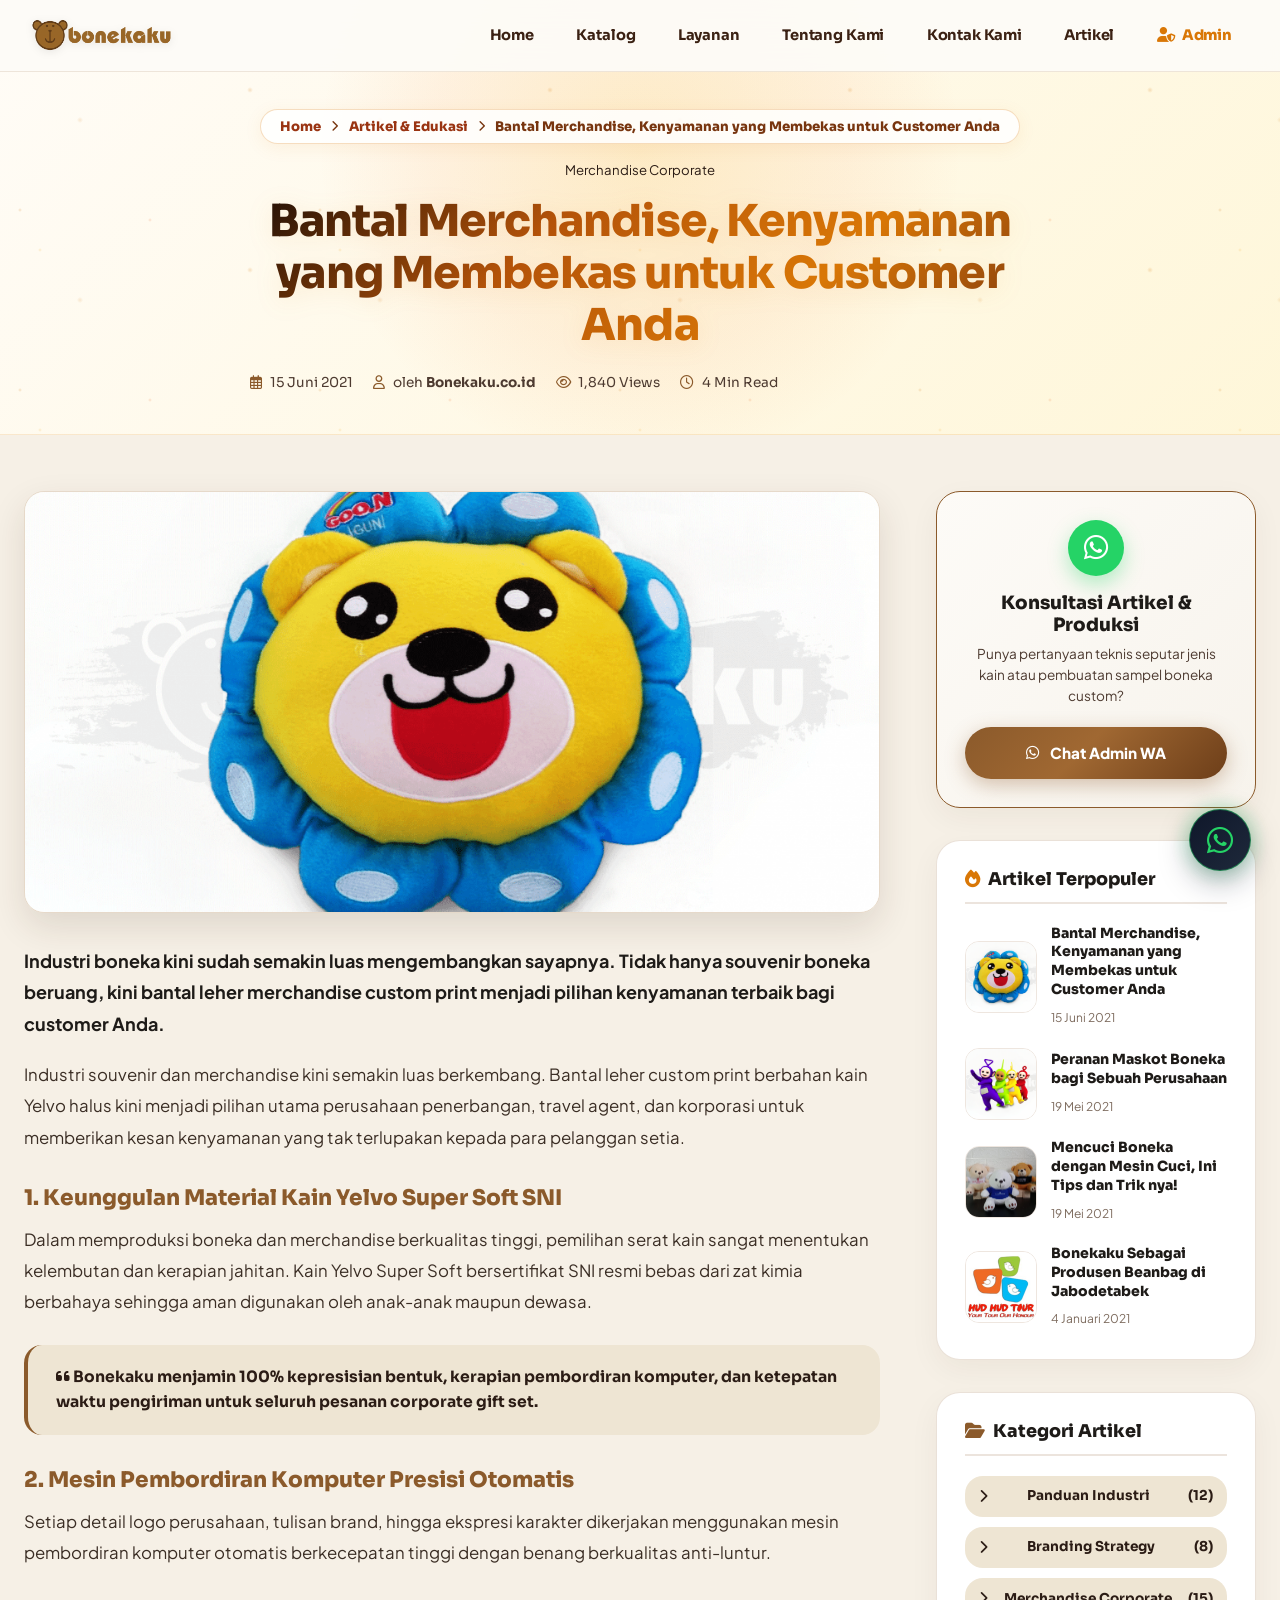
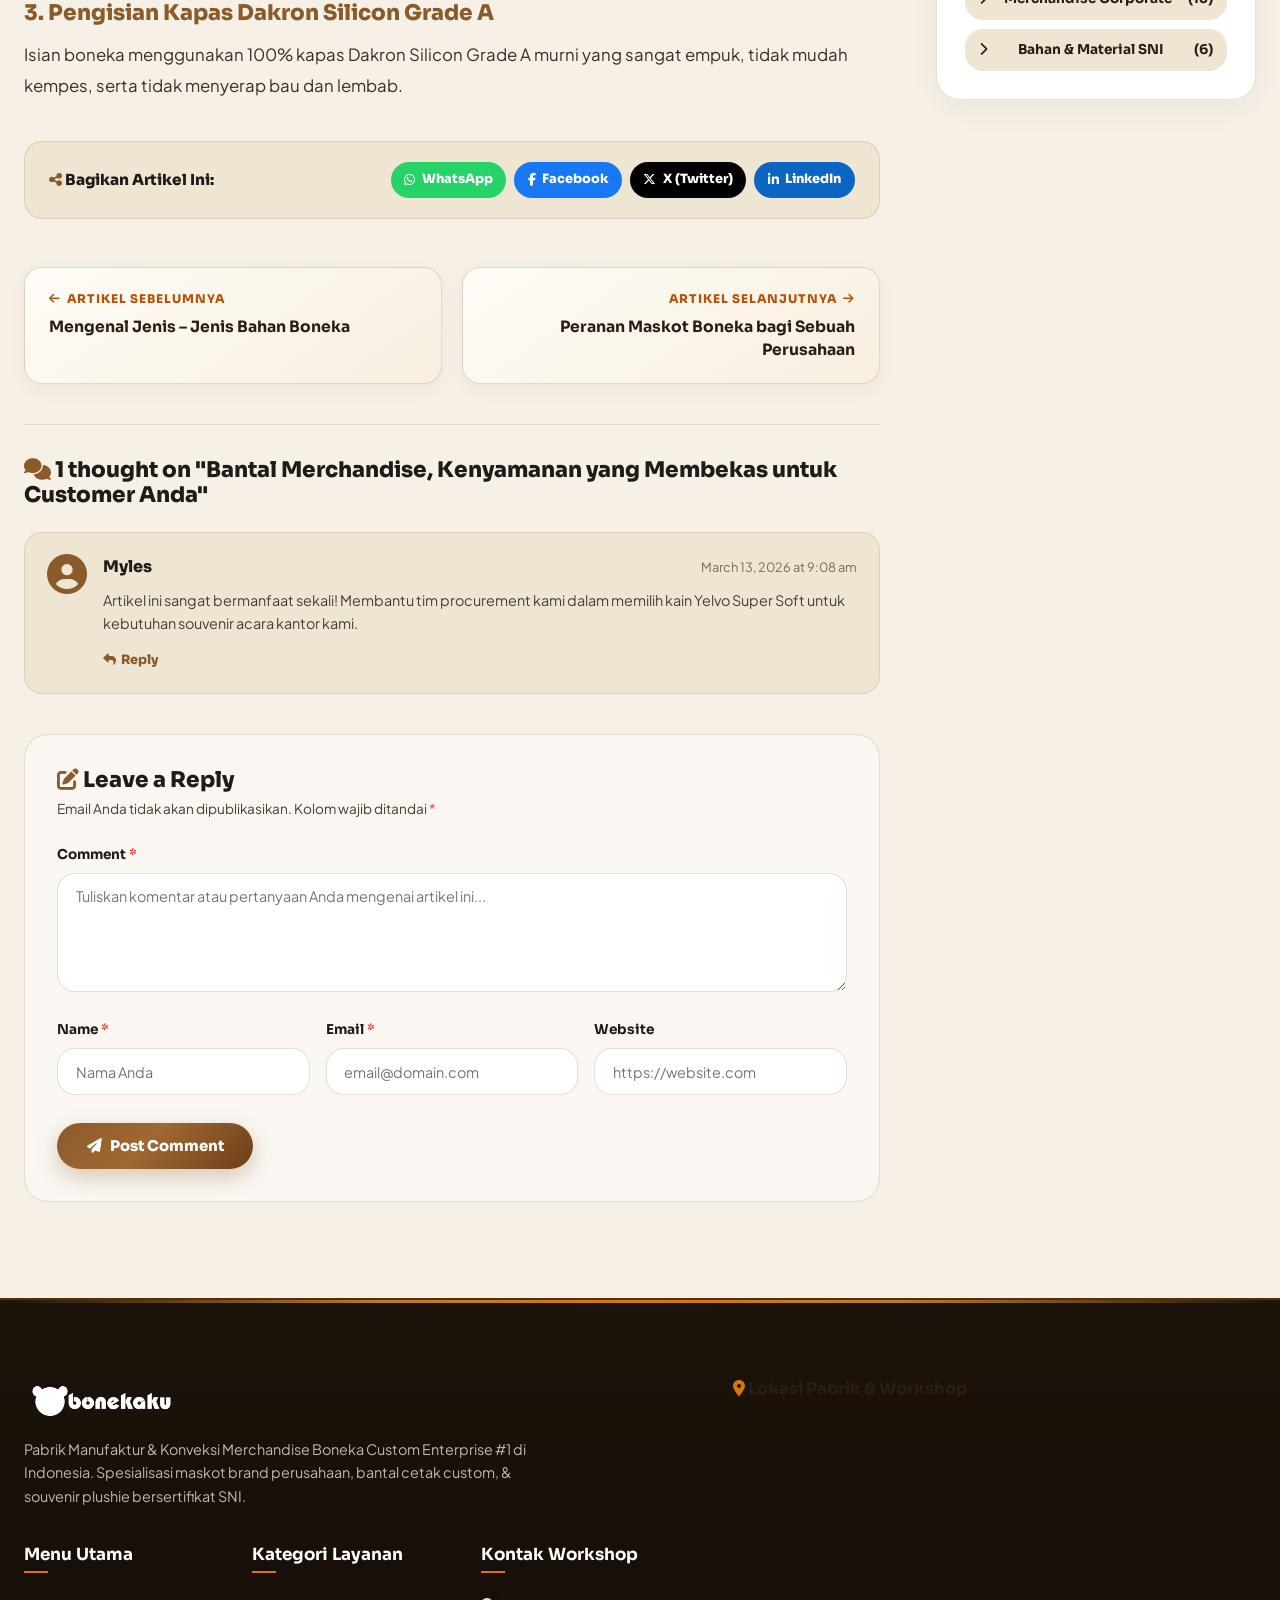
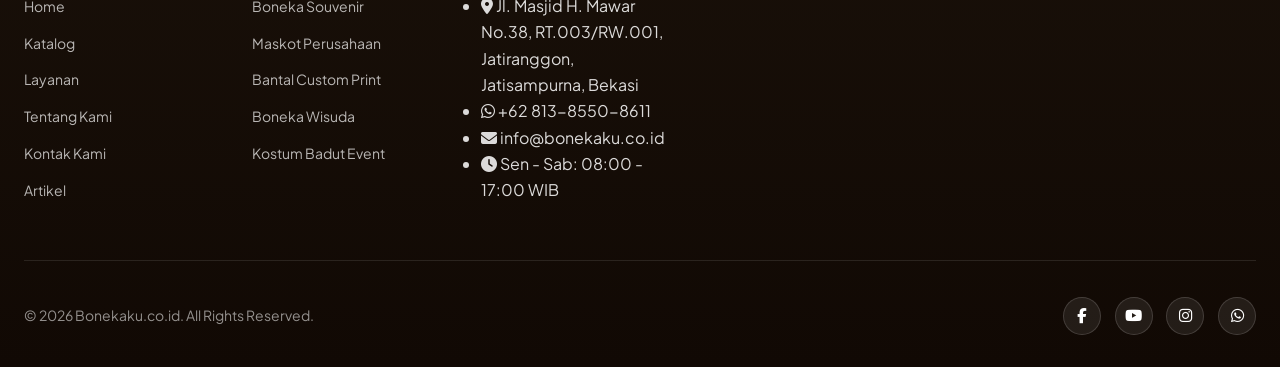
<file: artikel-detail.html>
<!DOCTYPE html>
<html lang="id">
<head>
  <meta charset="UTF-8">
  <meta name="viewport" content="width=device-width, initial-scale=1.0">
  <title>Detail Artikel & Edukasi – Bonekaku Enterprise</title>
  <meta name="description" content="Artikel mendalam seputar panduan industri konveksi boneka custom, jenis bahan kain Yelvo vs Velboa, dan strategi marketing maskot brand perusahaan.">
  
  <!-- Favicon Icons -->
  <link rel="icon" type="image/png" sizes="32x32" href="Icon-001b-100x100_eA0g.png">
  <link rel="icon" type="image/png" sizes="192x192" href="Icon-001b-300x300_eA0g.png">
  <link rel="apple-touch-icon" href="Icon-001b-180x180_eA0g.png">
  <link rel="shortcut icon" href="Icon-001b-100x100_eA0g.png">
  
  <!-- FontAwesome Icons -->
  <link rel="stylesheet" href="https://cdnjs.cloudflare.com/ajax/libs/font-awesome/6.5.1/css/all.min.css">
  
  <!-- Main Design Tokens & CSS -->
  <link rel="stylesheet" href="styles.css">
</head>
<body>

  <!-- SCROLL PROGRESS BAR -->
  <div class="scroll-progress-bar" id="scrollProgress"></div>

  <!-- STICKY NAVIGATION HEADER -->
  <header class="header" id="mainHeader">
    <div class="container header-container">
      <a href="index.html" class="logo-link">
        <img src="Logo-Baru-Bonekaku-600x163_eA0g.png" alt="Logo Bonekaku" class="brand-logo">
      </a>

      <ul class="nav-menu">
        <li><a href="index.html" class="nav-link">Home</a></li>
        <li><a href="katalog.html" class="nav-link">Katalog</a></li>
        <li><a href="layanan.html" class="nav-link">Layanan</a></li>
        <li><a href="tentang-kami.html" class="nav-link">Tentang Kami</a></li>
        <li><a href="kontak.html" class="nav-link">Kontak Kami</a></li>
        <li><a href="artikel.html" class="nav-link active">Artikel</a></li>
        <li><a href="login.html" class="nav-link admin-nav-btn" style="color:var(--accent-gold); font-weight:800;"><i class="fas fa-user-shield"></i> Admin</a></li>
      </ul>

      <button class="mobile-menu-toggle" id="mobileMenuBtn" onclick="toggleMobileMenu(event)" aria-label="Toggle Mobile Menu">
        <i class="fas fa-bars"></i>
      </button>
    </div>
  </header>

  <!-- SINGLE ARTICLE HERO HEADER SECTION (REF SS_1574) -->
  <section class="subpage-header-banner" style="padding-bottom: 3.5rem;">
    <div class="container subpage-banner-content reveal-up">
      <div class="breadcrumb-trail" style="margin-bottom:1.25rem;">
        <a href="index.html">Home</a> <i class="fas fa-chevron-right" style="font-size:0.7rem;"></i> 
        <a href="artikel.html">Artikel & Edukasi</a> <i class="fas fa-chevron-right" style="font-size:0.7rem;"></i> 
        <span id="detailBreadcrumbTitle">Beda Bahan Yelvo vs Velboa untuk Boneka Custom Maskot</span>
      </div>

      <div style="margin-bottom: 0.85rem;">
        <span class="article-category-badge" id="detailCategory" style="font-size:0.825rem; padding:0.4rem 1rem;">Panduan Industri</span>
      </div>

      <h1 class="subpage-title" id="detailTitle" style="font-size: clamp(2rem, 3.8vw, 2.75rem); max-width: 960px; line-height: 1.25;">
        Beda Bahan Yelvo vs Velboa untuk Boneka Custom Maskot
      </h1>

      <div class="article-modal-meta" style="border-bottom:none; padding-bottom:0; margin-top:1.25rem;">
        <span><i class="far fa-calendar-alt"></i> <span id="detailDate">10 Agustus 2026</span></span>
        <span><i class="far fa-user"></i> oleh <strong id="detailAuthor">Admin Bonekaku.co.id</strong></span>
        <span><i class="far fa-eye"></i> 1,840 Views</span>
        <span><i class="far fa-clock"></i> 4 Min Read</span>
      </div>
    </div>
  </section>

  <!-- MAIN SINGLE ARTICLE CONTENT SECTION (REF SS_1574 & SS_1575) -->
  <section class="single-article-section" style="padding: 3.5rem 0 6rem 0; background: var(--bg-primary);">
    <div class="container">
      <div class="single-article-grid">
        
        <!-- Left Main Article Content Column (75%) -->
        <main class="article-main-content">
          
          <!-- Featured Banner Image Stage (Ref SS_1574) -->
          <div class="article-modal-featured-img" style="max-height: 480px;">
            <img src="Boneka-Bear-Bobby-18-outfit2-1536x1152_eA0g.jpg" id="detailImg" alt="Featured Image Article" onerror="this.onerror=null; this.src='Logo-Baru-Bonekaku-600x163_eA0g.png';">
          </div>

          <!-- Long-form Rich Article Text -->
          <article class="article-modal-body" id="detailBody" style="font-size: 1.05rem; line-height: 1.85;">
            <p class="lead-paragraph" id="detailSummary">
              <strong>Ketahui perbedaan kerapatan serat, elastisitas, dan kehalusan bahan Yelvo dan Velboa sebelum memesan boneka maskot brand Anda agar hasil sesuai ekspektasi.</strong> Industri manufaktur merchandise boneka custom kini telah berkembang pesat dengan berbagai inovasi teknik serat kain serta standar produksi otomatis.
            </p>

            <h3>1. Memahami Karakteristik Bahan Kain (Yelvo vs Velboa)</h3>
            <p>
              Dalam memilih bahan kain untuk merchandise atau maskot corporate, aspek utama yang perlu diperhatikan adalah kerapatan serat (density), elastisitas, dan kelembutan permukaan. Kain <strong>Yelvo Super Soft</strong> memiliki tekstur yang sangat halus dengan peregangan 2-arah yang sempurna untuk membungkus lekukan maskot 3D. Sementara kain Velboa memiliki karakter tekstur yang lebih pendek dan sedikit lebih kaku, ideal untuk bantal karakter.
            </p>

            <blockquote class="article-quote">
              <i class="fas fa-quote-left"></i> Standar mutu Bonekaku memastikan 100% bahan baku kain telah lolos uji laboratorium sertifikasi resmi SNI (Standar Nasional Indonesia) sehingga bebas zat pewarna beracun dan aman bagi anak-anak.
            </blockquote>

            <h3>2. Kepresisian Pembordiran Komputer HD</h3>
            <p>
              Setiap logo perusahaan, tulisan brand, maupun detail ekspresi wajah maskot dikerjakan menggunakan mesin pembordiran komputer multi-head otomatis dengan kerapatan jarum tinggi. Hasil pembordiran dijamin rapi, simetris, tidak mudah terlepas, serta memiliki ketahanan warna hingga bertahun-tahun.
            </p>

            <h3>3. Isian Kapas Dakron Silicon Grade A</h3>
            <p>
              Untuk menjaga keempukan dan bentuk boneka tetap kokoh dan anti-kempes, Bonekaku mengunakan 100% serat kapas <strong>Dakron Silicon Grade A</strong> murni. Kapas ini sangat membal, higienis, dan tidak menyerap kelembaban udara sehingga bebas dari bau apek atau jamur.
            </p>

            <h3>4. Tips Perawatan & Pembersihan Merchandise Boneka</h3>
            <p>
              Merchandise boneka berbahan Yelvo Super Soft dapat dicuci dengan aman menggunakan pencucian manual berbusa lembut. Cukup keringkan di tempat teduh agar kelembutan bulu kain tetap terjaga maksimal.
            </p>
          </article>

          <!-- Social Share Buttons -->
          <div class="article-share-bar">
            <h4><i class="fas fa-share-nodes" style="color:var(--accent-brand);"></i> Bagikan Artikel Ini:</h4>
            <div class="share-btns">
              <a href="#" class="share-btn wa" onclick="shareArticle('wa'); return false;"><i class="fab fa-whatsapp"></i> WhatsApp</a>
              <a href="#" class="share-btn fb" onclick="shareArticle('fb'); return false;"><i class="fab fa-facebook-f"></i> Facebook</a>
              <a href="#" class="share-btn tw" onclick="shareArticle('tw'); return false;"><i class="fab fa-x-twitter"></i> X (Twitter)</a>
              <a href="#" class="share-btn in" onclick="shareArticle('in'); return false;"><i class="fab fa-linkedin-in"></i> LinkedIn</a>
            </div>
          </div>

          <!-- Sequential Article Navigation Banner (Prev & Next) -->
          <div class="article-seq-nav-container">
            <a href="#" id="detailPrevLink" class="seq-nav-card prev-card">
              <span class="seq-nav-badge"><i class="fas fa-arrow-left"></i> ARTIKEL SEBELUMNYA</span>
              <span class="seq-nav-title" id="detailPrevTitle">Artikel Sebelumnya</span>
            </a>

            <a href="#" id="detailNextLink" class="seq-nav-card next-card">
              <span class="seq-nav-badge">ARTIKEL SELANJUTNYA <i class="fas fa-arrow-right"></i></span>
              <span class="seq-nav-title" id="detailNextTitle">Artikel Selanjutnya</span>
            </a>
          </div>

          <!-- Comments List Section (Ref SS_1575) -->
          <div class="article-comments-section">
            <h3 class="comments-title" id="detailCommentHeader"><i class="fas fa-comments" style="color:var(--accent-brand);"></i> 1 thought on "<span id="detailCommentTitle">Beda Bahan Yelvo vs Velboa untuk Boneka Custom Maskot</span>"</h3>
            
            <div class="comments-list" id="detailCommentsList">
              <div class="comment-item">
                <div class="comment-avatar">
                  <i class="fas fa-user-circle"></i>
                </div>
                <div class="comment-content">
                  <div class="comment-header">
                    <strong>Myles</strong> <span class="comment-date">March 13, 2026 at 9:08 am</span>
                  </div>
                  <p class="comment-text">
                    Artikel ini sangat bermanfaat sekali! Membantu tim procurement kami dalam memilih kain Yelvo Super Soft untuk kebutuhan souvenir acara kantor kami.
                  </p>
                  <button class="comment-reply-btn" onclick="focusCommentForm()"><i class="fas fa-reply"></i> Reply</button>
                </div>
              </div>
            </div>
          </div>

          <!-- Leave a Reply Comment Form (Ref SS_1575) -->
          <div class="article-reply-section" id="replySection">
            <h3 class="reply-title"><i class="fas fa-pen-to-square" style="color:var(--accent-brand);"></i> Leave a Reply</h3>
            <p class="reply-subtitle">Email Anda tidak akan dipublikasikan. Kolom wajib ditandai <span style="color:#ef4444;">*</span></p>

            <form class="reply-form" onsubmit="submitArticleComment(event)">
              <div class="form-group">
                <label for="commentContent">Comment <span style="color:#ef4444;">*</span></label>
                <textarea id="commentContent" rows="5" class="form-control" placeholder="Tuliskan komentar atau pertanyaan Anda mengenai artikel ini..." required></textarea>
              </div>

              <div class="form-grid-3">
                <div class="form-group">
                  <label for="commentName">Name <span style="color:#ef4444;">*</span></label>
                  <input type="text" id="commentName" class="form-control" placeholder="Nama Anda" required>
                </div>
                <div class="form-group">
                  <label for="commentEmail">Email <span style="color:#ef4444;">*</span></label>
                  <input type="email" id="commentEmail" class="form-control" placeholder="email@domain.com" required>
                </div>
                <div class="form-group">
                  <label for="commentWebsite">Website</label>
                  <input type="url" id="commentWebsite" class="form-control" placeholder="https://website.com">
                </div>
              </div>

              <button type="submit" class="btn btn-primary btn-submit-comment">
                <i class="fas fa-paper-plane"></i> Post Comment
              </button>
            </form>
          </div>

        </main>

        <!-- Right Sidebar Widgets Column (25%) -->
        <aside class="article-sidebar">
          
          <!-- Widget 1: Fast Response WhatsApp Consultation -->
          <div class="sidebar-widget wa-cta-widget">
            <div class="widget-icon"><i class="fab fa-whatsapp"></i></div>
            <h3>Konsultasi Artikel & Produksi</h3>
            <p>Punya pertanyaan teknis seputar jenis kain atau pembuatan sampel boneka custom?</p>
            <a href="https://wa.me/6281385508611?text=Halo%20Admin,%20saya%20membaca%20artikel%20Bonekaku" target="_blank" class="btn btn-primary btn-sm" style="width:100%; border-radius:var(--radius-full);">
              <i class="fab fa-whatsapp"></i> Chat Admin WA
            </a>
          </div>

          <!-- Widget 2: Trending Articles -->
          <div class="sidebar-widget">
            <h4 class="widget-title"><i class="fas fa-fire" style="color:var(--accent-gold);"></i> Artikel Terpopuler</h4>
            <div class="popular-articles-list" id="popularArticlesList">
              <a href="artikel-detail.html?id=1" class="popular-article-item">
                <img src="Boneka-Bear-Bobby-18-outfit2-1536x1152_eA0g.jpg" alt="Popular 1" class="pop-img">
                <div>
                  <h5>Beda Bahan Yelvo vs Velboa untuk Boneka Custom</h5>
                  <span class="pop-date">10 Agustus 2026</span>
                </div>
              </a>
              <a href="artikel-detail.html?id=2" class="popular-article-item">
                <img src="Image-Badut-1030x729_eA0g.png" alt="Popular 2" class="pop-img">
                <div>
                  <h5>Cara Efektif Meningkatkan Brand Awareness</h5>
                  <span class="pop-date">05 Agustus 2026</span>
                </div>
              </a>
              <a href="artikel-detail.html?id=3" class="popular-article-item">
                <img src="Image-Bantal-06-1030x729_eA0g.png" alt="Popular 3" class="pop-img">
                <div>
                  <h5>Ide Souvenir Bantal Custom Print untuk Corporate</h5>
                  <span class="pop-date">28 Juli 2026</span>
                </div>
              </a>
            </div>
          </div>

          <!-- Widget 3: Categories -->
          <div class="sidebar-widget">
            <h4 class="widget-title"><i class="fas fa-folder-open" style="color:var(--accent-brand);"></i> Kategori Artikel</h4>
            <ul class="widget-category-list">
              <li><a href="artikel.html"><i class="fas fa-chevron-right"></i> Panduan Industri <span>(12)</span></a></li>
              <li><a href="artikel.html"><i class="fas fa-chevron-right"></i> Branding Strategy <span>(8)</span></a></li>
              <li><a href="artikel.html"><i class="fas fa-chevron-right"></i> Merchandise Corporate <span>(15)</span></a></li>
              <li><a href="artikel.html"><i class="fas fa-chevron-right"></i> Bahan & Material SNI <span>(6)</span></a></li>
            </ul>
          </div>

        </aside>

      </div>
    </div>
  </section>

  <!-- FLOATING WHATSAPP CHAT DRAWER -->
  <div class="wa-floating-container">
    <div class="wa-chat-drawer" id="waChatDrawer">
      <div class="wa-chat-header">
        <div>
          <h4>Bonekaku Customer Support</h4>
          <p><i class="fas fa-circle" style="color:#25d366; font-size:0.7rem;"></i> Online - Balas Cepat</p>
        </div>
      </div>
      <div class="wa-chat-body">
        <div class="wa-chat-msg">
          Halo! 👋 Ada yang ingin ditanyakan seputar artikel ini atau konsultasi pembuatan boneka custom?
        </div>
        <a href="https://wa.me/6281385508611?text=Halo%20Admin,%20saya%20membaca%20artikel%20Bonekaku" target="_blank" class="wa-option-link">
          <i class="fab fa-whatsapp" style="color:var(--accent-brand);"></i> Chat WhatsApp
        </a>
      </div>
    </div>
    <button class="floating-wa-btn" id="waFloatingBtn" title="Chat Customer Service">
      <i class="fab fa-whatsapp"></i>
    </button>
  </div>

  <!-- COMBINED LUXURY FOOTER WITH INTEGRATED MAP -->
  <footer class="footer" id="contact-map">
    <div class="container">
      <div class="footer-split-layout">
        
        <!-- Left Side: Brand, Navigation & Contact -->
        <div class="footer-left-content">
          <div class="footer-brand-header">
            <img src="Logo-Baru-Bonekaku-600x163_eA0g.png" alt="Logo Bonekaku Enterprise Footer" class="footer-logo">
            <p class="footer-brand-desc">
              Pabrik Manufaktur & Konveksi Merchandise Boneka Custom Enterprise #1 di Indonesia. Spesialisasi maskot brand perusahaan, bantal cetak custom, & souvenir plushie bersertifikat SNI.
            </p>
          </div>

          <div class="footer-columns-grid">
            <!-- Col 1: Menu Utama -->
            <div class="footer-col">
              <h4>Menu Utama</h4>
              <ul class="footer-links">
                <li><a href="index.html">Home</a></li>
                <li><a href="katalog.html">Katalog</a></li>
                <li><a href="layanan.html">Layanan</a></li>
                <li><a href="tentang-kami.html">Tentang Kami</a></li>
                <li><a href="kontak.html">Kontak Kami</a></li>
                <li><a href="artikel.html">Artikel</a></li>
              </ul>
            </div>

            <!-- Col 2: Kategori Layanan -->
            <div class="footer-col">
              <h4>Kategori Layanan</h4>
              <ul class="footer-links">
                <li><a href="katalog.html">Boneka Souvenir</a></li>
                <li><a href="katalog.html">Maskot Perusahaan</a></li>
                <li><a href="katalog.html">Bantal Custom Print</a></li>
                <li><a href="katalog.html">Boneka Wisuda</a></li>
                <li><a href="katalog.html">Kostum Badut Event</a></li>
              </ul>
            </div>

            <!-- Col 3: Kontak & Workshop -->
            <div class="footer-col">
              <h4>Kontak Workshop</h4>
              <ul class="footer-contact-info">
                <li><i class="fas fa-map-marker-alt"></i> Jl. Masjid H. Mawar No.38, RT.003/RW.001, Jatiranggon, Jatisampurna, Bekasi</li>
                <li><i class="fab fa-whatsapp"></i> +62 813-8550-8611</li>
                <li><i class="fas fa-envelope"></i> info@bonekaku.co.id</li>
                <li><i class="fas fa-clock"></i> Sen - Sab: 08:00 - 17:00 WIB</li>
              </ul>
            </div>
          </div>
        </div>

        <!-- Right Side: Interactive Factory Map Embed -->
        <div class="footer-right-map">
          <div class="footer-map-container">
            <h4><i class="fas fa-location-dot" style="color:var(--accent-gold);"></i> Lokasi Pabrik & Workshop</h4>
            <div class="map-frame-wrapper">
              <iframe 
                src="https://www.google.com/maps/embed?pb=!1m18!1m12!1m3!1d3965.253689408253!2d106.9298539!3d-6.3612261!2m3!1f0!2f0!3f0!3m2!1i1024!2i768!4f13.1!3m3!1m2!1s0x2e699351052345ef%3A0x6bf5c8d042bb6c8a!2sBonekaku!5e0!3m2!1sid!2sid!4v1710000000000!5m2!1id!2sid" 
                width="100%" 
                height="100%" 
                style="border:0;" 
                allowfullscreen="" 
                loading="lazy" 
                referrerpolicy="no-referrer-when-downgrade"
                title="Lokasi Pabrik Bonekaku Jatisampurna Bekasi">
              </iframe>
            </div>
          </div>
        </div>

      </div>

      <!-- Footer Bottom Bar with Neatly Aligned Social Icons -->
      <div class="footer-bottom">
        <p>&copy; 2026 Bonekaku.co.id. All Rights Reserved.</p>

        <div class="footer-social-links">
          <a href="https://facebook.com" target="_blank" aria-label="Facebook"><i class="fab fa-facebook-f"></i></a>
          <a href="https://youtube.com" target="_blank" aria-label="YouTube"><i class="fab fa-youtube"></i></a>
          <a href="https://instagram.com" target="_blank" aria-label="Instagram"><i class="fab fa-instagram"></i></a>
          <a href="https://wa.me/6281385508611" target="_blank" aria-label="WhatsApp"><i class="fab fa-whatsapp"></i></a>
        </div>
      </div>
    </div>
  </footer>

  <!-- FLOATING QUICK JUMP BACK TO TOP BUTTON -->
  <button class="back-to-top-btn" id="backToTopBtn" title="Kembali ke Atas">
    <i class="fas fa-arrow-up"></i>
  </button>

  <!-- JavaScript -->
  <script src="app.js"></script>
  <script>
    document.addEventListener('DOMContentLoaded', () => {
      // Dynamic Single Article Reader Loader based on URL Parameter ?id=X
      const urlParams = new URLSearchParams(window.location.search);
      const articleId = urlParams.get('id') || '1';
      
      const articles = getLiveArticlesData();
      const article = articles.find(a => a.id == articleId) || articles[0];

      if (article) {
        document.title = `${article.title} – Bonekaku Enterprise`;
        if (document.getElementById('detailBreadcrumbTitle')) document.getElementById('detailBreadcrumbTitle').innerText = article.title;
        if (document.getElementById('detailCategory')) document.getElementById('detailCategory').innerText = article.category || 'Panduan Industri';
        if (document.getElementById('detailTitle')) document.getElementById('detailTitle').innerText = article.title;
        if (document.getElementById('detailDate')) document.getElementById('detailDate').innerText = article.date || '10 Agustus 2026';
        if (document.getElementById('detailAuthor')) document.getElementById('detailAuthor').innerText = article.author || 'Bonekaku.co.id';
        if (document.getElementById('detailImg')) document.getElementById('detailImg').src = article.image;
        if (document.getElementById('detailCommentTitle')) document.getElementById('detailCommentTitle').innerText = article.title;

        if (document.getElementById('detailBody')) {
          document.getElementById('detailBody').innerHTML = `
            <p class="lead-paragraph">
              <strong>${article.summary || article.title}</strong>
            </p>
            <p>${article.body || 'Bonekaku Enterprise merupakan manufaktur konveksi boneka custom terpercaya di Indonesia yang memproduksi berbagai jenis souvenir plushie bersertifikat resmi SNI.'}</p>
            
            <h3>1. Keunggulan Material Kain Yelvo Super Soft SNI</h3>
            <p>Dalam memproduksi boneka dan merchandise berkualitas tinggi, pemilihan serat kain sangat menentukan kelembutan dan kerapian jahitan. Kain Yelvo Super Soft bersertifikat SNI resmi bebas dari zat kimia berbahaya sehingga aman digunakan oleh anak-anak maupun dewasa.</p>

            <blockquote class="article-quote">
              <i class="fas fa-quote-left"></i> Bonekaku menjamin 100% kepresisian bentuk, kerapian pembordiran komputer, dan ketepatan waktu pengiriman untuk seluruh pesanan corporate gift set.
            </blockquote>

            <h3>2. Mesin Pembordiran Komputer Presisi Otomatis</h3>
            <p>Setiap detail logo perusahaan, tulisan brand, hingga ekspresi karakter dikerjakan menggunakan mesin pembordiran komputer otomatis berkecepatan tinggi dengan benang berkualitas anti-luntur.</p>

            <h3>3. Pengisian Kapas Dakron Silicon Grade A</h3>
            <p>Isian boneka menggunakan 100% kapas Dakron Silicon Grade A murni yang sangat empuk, tidak mudah kempes, serta tidak menyerap bau dan lembab.</p>
          `;
        }

        // Set Sequential Previous and Next Article Links
        const currentIdx = articles.findIndex(a => a.id == article.id);
        const activeIdx = currentIdx !== -1 ? currentIdx : 0;

        const prevIdx = (activeIdx - 1 + articles.length) % articles.length;
        const nextIdx = (activeIdx + 1) % articles.length;

        const prevArt = articles[prevIdx];
        const nextArt = articles[nextIdx];

        const prevLink = document.getElementById('detailPrevLink');
        const prevTitleEl = document.getElementById('detailPrevTitle');
        if (prevLink && prevTitleEl && prevArt) {
          prevLink.href = `artikel-detail.html?id=${prevArt.id}`;
          prevTitleEl.innerText = prevArt.title;
        }

        const nextLink = document.getElementById('detailNextLink');
        const nextTitleEl = document.getElementById('detailNextTitle');
        if (nextLink && nextTitleEl && nextArt) {
          nextLink.href = `artikel-detail.html?id=${nextArt.id}`;
          nextTitleEl.innerText = nextArt.title;
        }

        // Render Popular Articles Sidebar
        const popList = document.getElementById('popularArticlesList');
        if (popList) {
          popList.innerHTML = articles.slice(0, 4).map(a => `
            <a href="artikel-detail.html?id=${a.id}" class="popular-article-item">
              <img src="${a.image}" alt="${a.title}" class="pop-img" onerror="this.onerror=null; this.src='Logo-Baru-Bonekaku-600x163_eA0g.png';">
              <div>
                <h5>${a.title}</h5>
                <span class="pop-date">${a.date}</span>
              </div>
            </a>
          `).join('');
        }
      }
    });
  </script>
</body>
</html>
</file>
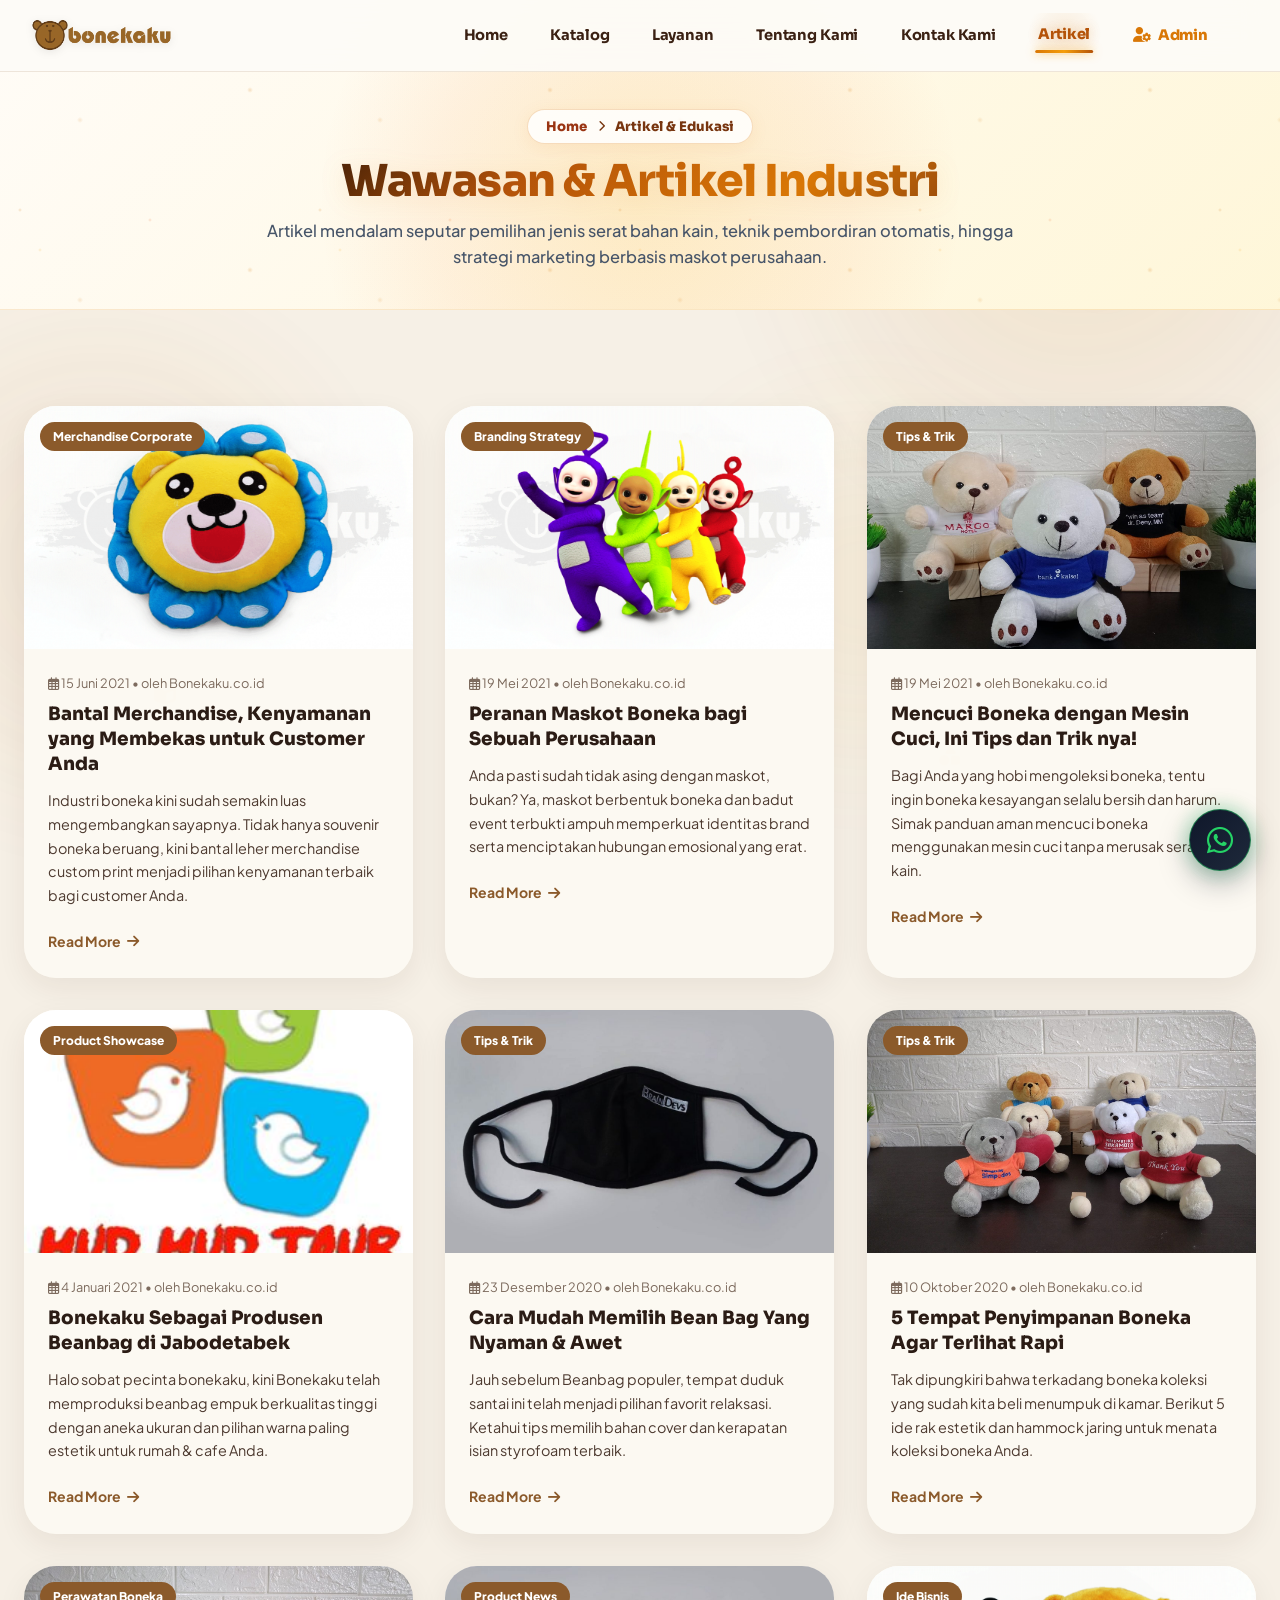
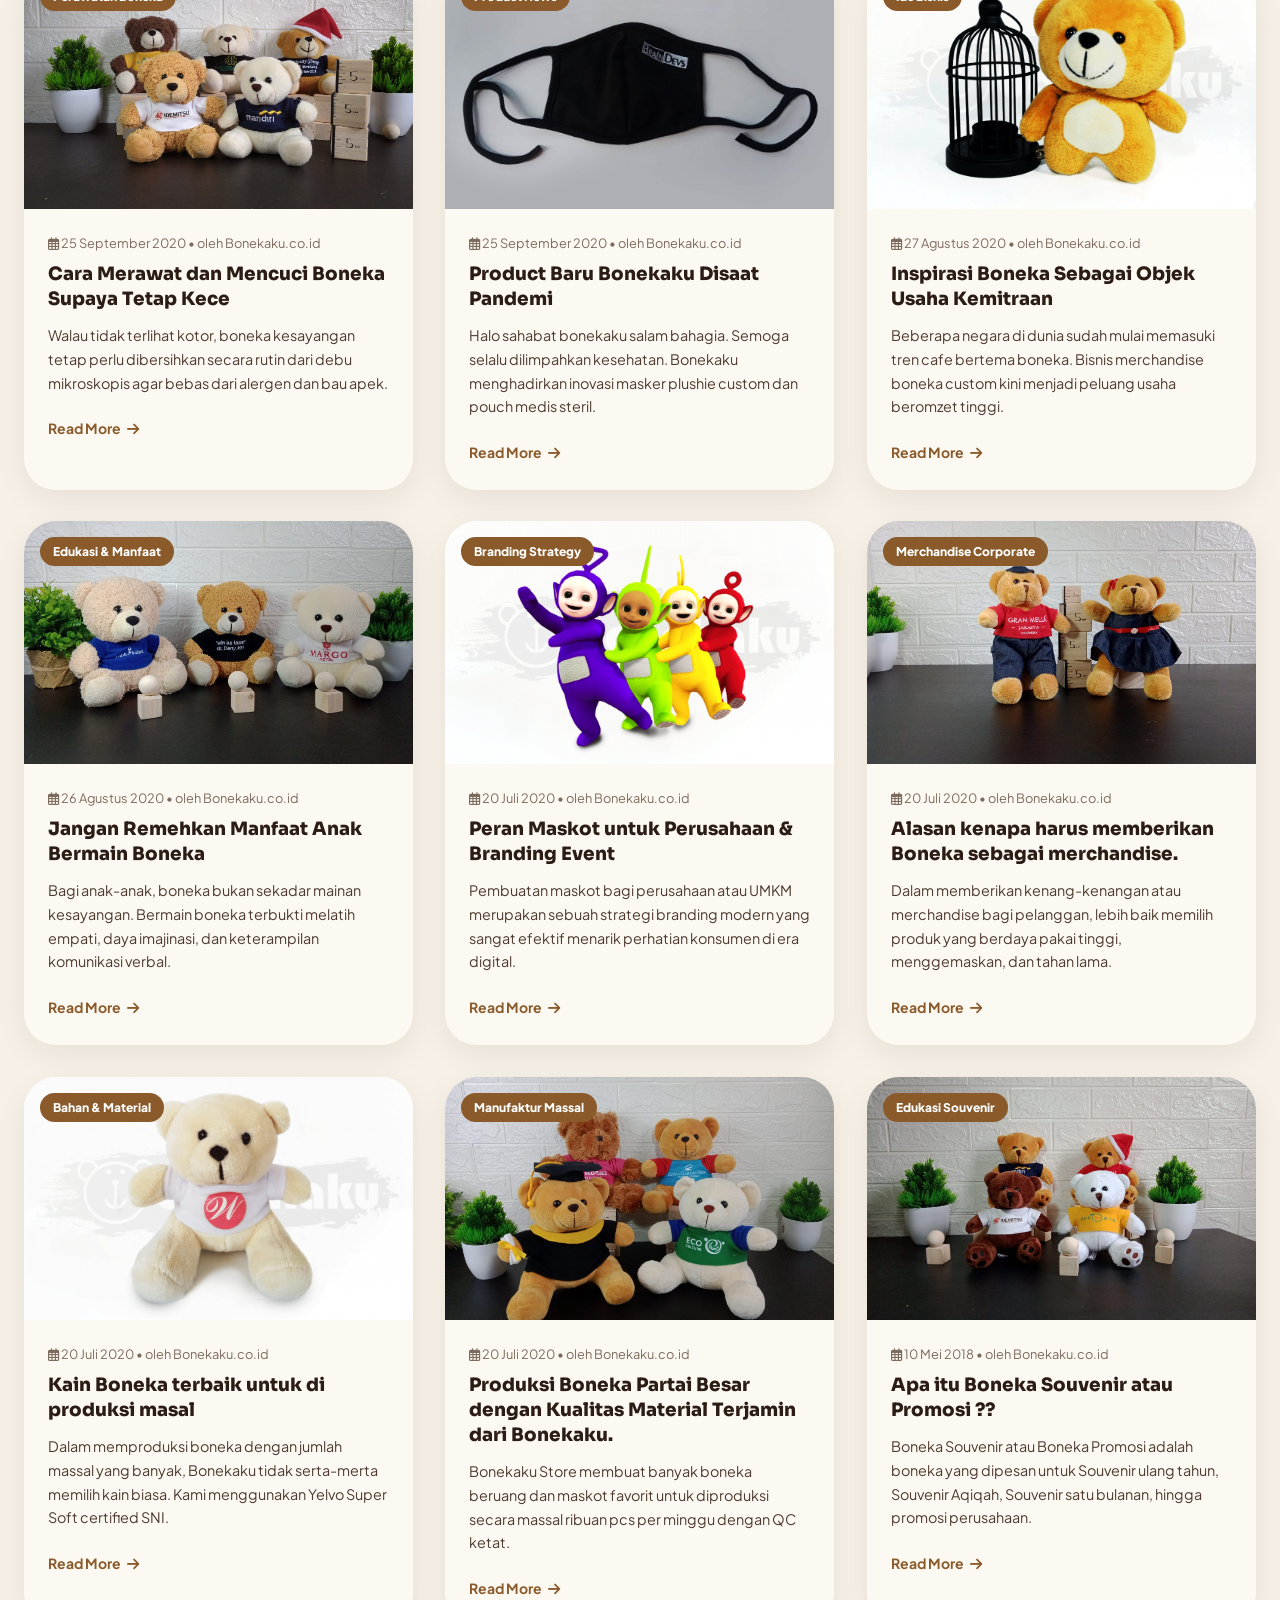
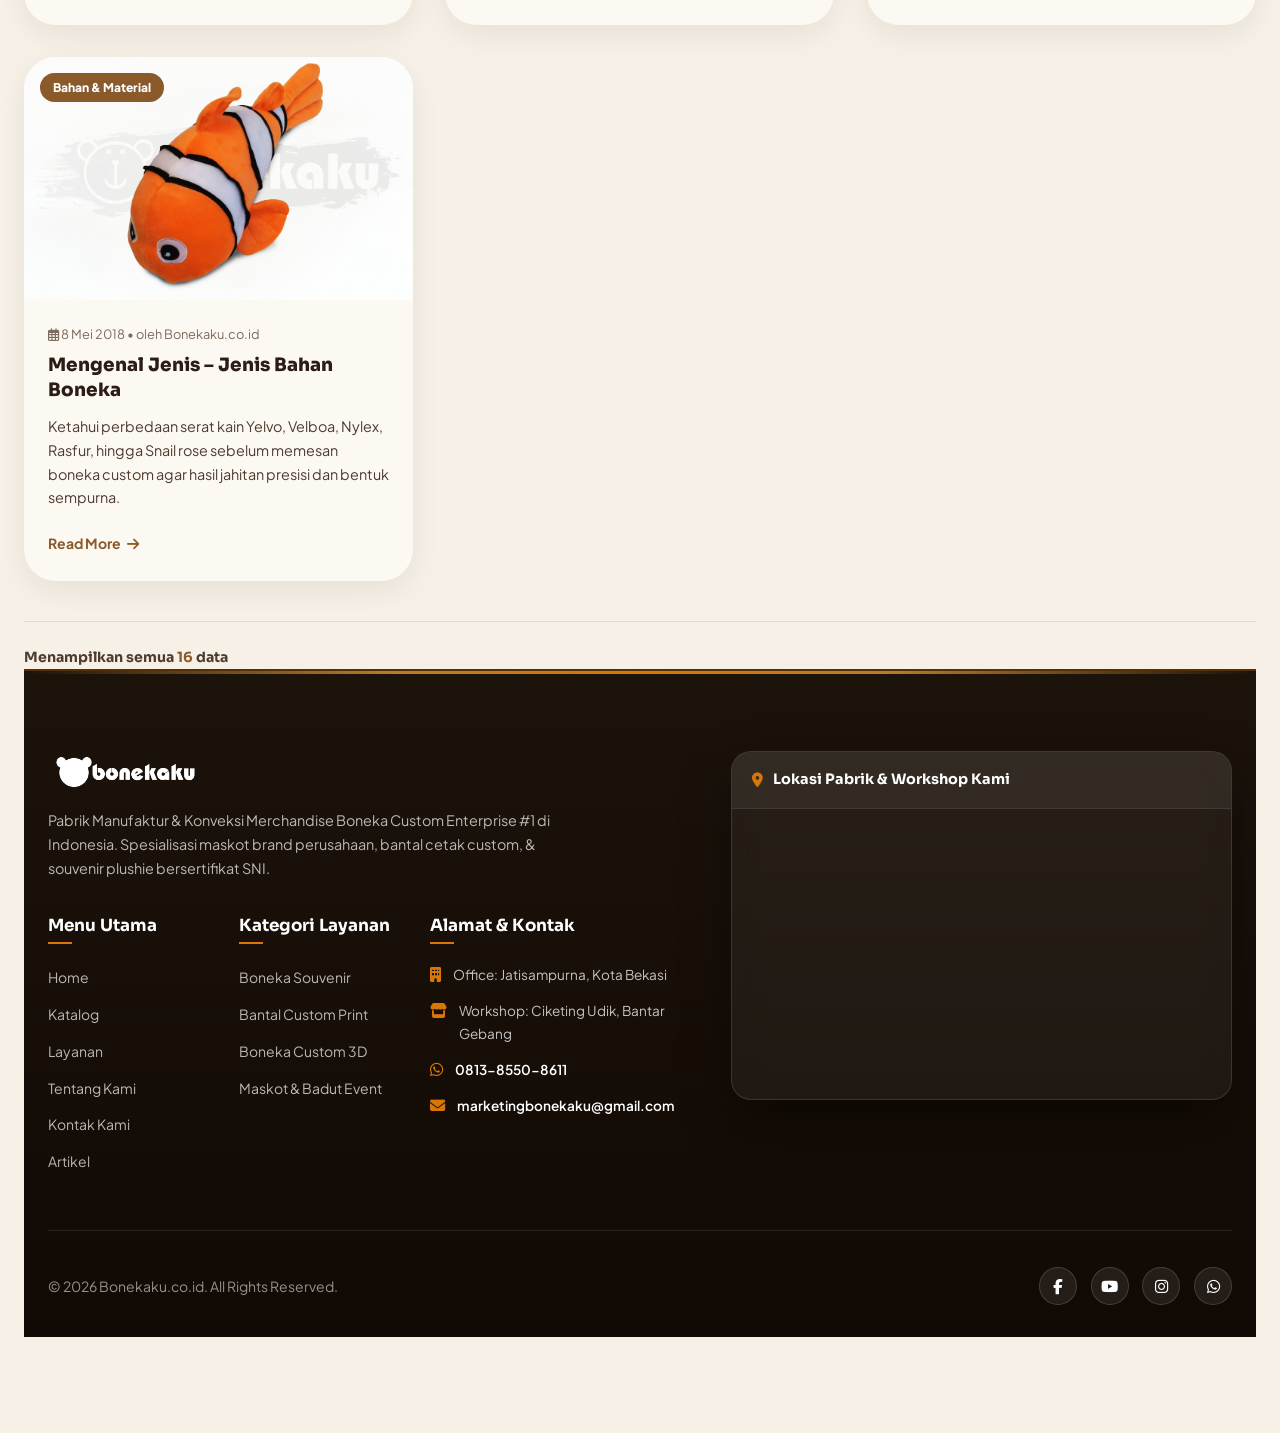
<file: artikel.html>
<!DOCTYPE html>
<html lang="id" data-theme="light">
<head>
  <meta charset="UTF-8">
  <meta name="viewport" content="width=device-width, initial-scale=1.0">
  <title>Artikel & Wawasan Industri Boneka Custom &mdash; Bonekaku Enterprise</title>
  <meta name="description" content="Edukasi dan panduan seputar pemilihan bahan kain boneka, strategi branding maskot perusahaan, serta tren souvenir merchandise corporate dari Bonekaku Enterprise.">
  
  <!-- Favicon Icons -->
  <link rel="icon" type="image/png" sizes="32x32" href="Icon-001b-100x100_eA0g.png">
  <link rel="icon" type="image/png" sizes="192x192" href="Icon-001b-300x300_eA0g.png">
  <link rel="apple-touch-icon" href="Icon-001b-180x180_eA0g.png">
  <link rel="shortcut icon" href="Icon-001b-100x100_eA0g.png">
  
  <link rel="preconnect" href="https://fonts.googleapis.com">
  <link rel="preconnect" href="https://fonts.gstatic.com" crossorigin>
  <link href="https://fonts.googleapis.com/css2?family=Plus+Jakarta+Sans:ital,wght@0,300;0,400;0,500;0,600;0,700;0,800;1,400&display=swap" rel="stylesheet">
  <link rel="stylesheet" href="https://cdnjs.cloudflare.com/ajax/libs/font-awesome/6.4.0/css/all.min.css">
  <link rel="stylesheet" href="styles.css">
</head>
<body>

  <div class="scroll-progress-bar" id="scrollProgress"></div>



  <!-- FLOATING HEADER / NAVBAR -->
  <!-- PLAYFUL FUTURISTIC TOY UNIVERSE ANIMATED SCENE BACKGROUND -->
  <div class="animated-toy-universe-bg">
    <div class="toy-blob blob-1 floating-shape"></div>
    <div class="toy-blob blob-2 floating-shape"></div>
    <div class="toy-blob blob-3 floating-shape"></div>
    <div class="toy-particle particle-star-1 floating-shape"><i class="fas fa-star"></i></div>
    <div class="toy-particle particle-star-2 floating-shape"><i class="fas fa-certificate"></i></div>
    <div class="toy-particle particle-cloud-1 floating-shape"><i class="fas fa-cloud"></i></div>
    <div class="toy-particle particle-cube-1 floating-shape"><i class="fas fa-cube"></i></div>
    <div class="toy-particle particle-sparkle-1 floating-shape"><i class="fas fa-sparkles"></i></div>
    <div class="toy-particle particle-sparkle-2 floating-shape"><i class="fas fa-shapes"></i></div>
  </div>

  <header class="header" id="mainHeader">
    <div class="container">
      <div class="nav-wrapper">
        <a href="index.html" class="logo-brand">
          <img src="Logo-Baru-Bonekaku-600x163_eA0g.png" alt="Logo Bonekaku Enterprise" class="logo-img">
        </a>

        <ul class="nav-menu">
          <li><a href="index.html" class="nav-link">Home</a></li>
          <li><a href="katalog.html" class="nav-link">Katalog</a></li>
          <li><a href="layanan.html" class="nav-link">Layanan</a></li>
          <li><a href="tentang-kami.html" class="nav-link">Tentang Kami</a></li>
          <li><a href="kontak.html" class="nav-link">Kontak Kami</a></li>
          <li><a href="artikel.html" class="nav-link active">Artikel</a></li>
          <li><a href="login.html" class="nav-link admin-link" style="color:var(--accent-gold); font-weight:800;"><i class="fas fa-user-gear"></i> Admin</a></li>
        </ul>

        <div class="nav-actions">
          <button class="mobile-menu-toggle" id="mobileMenuBtn" onclick="toggleMobileMenu(event)" aria-label="Toggle Mobile Menu">
            <i class="fas fa-bars"></i>
          </button>
        </div>
      </div>
    </div>
  </header>

  <!-- SUBPAGE BANNER HEADER -->
  <section class="subpage-header-banner">
    <div class="container subpage-banner-content reveal-up">
      <div class="breadcrumb-trail">
        <a href="index.html">Home</a> <i class="fas fa-chevron-right" style="font-size:0.7rem;"></i> <span>Artikel & Edukasi</span>
      </div>
      <h1 class="subpage-title">Wawasan & Artikel Industri</h1>
      <p class="subpage-subtitle">Artikel mendalam seputar pemilihan jenis serat bahan kain, teknik pembordiran otomatis, hingga strategi marketing berbasis maskot perusahaan.</p>
    </div>
  </section>

  <!-- ARTICLES GRID SECTION -->
  <section class="articles-section" style="padding: 6rem 0; background:var(--bg-primary);">
    <div class="container">
      <div class="articles-grid" id="articlesGrid">
        
        <!-- Article Card 1 -->
        <div class="article-card reveal-up delay-1" onclick="openArticleDetailModal()">
          <div class="article-img-wrapper">
            <img src="Boneka-Bear-Bobby-18-outfit2-1536x1152_eA0g.jpg" alt="Panduan Memilih Bahan Boneka Custom" class="article-img" onerror="this.onerror=null; this.src='Logo-Baru-Bonekaku-600x163_eA0g.png';">
            <span class="article-category">Panduan Industri</span>
          </div>
          <div class="article-body">
            <span class="article-date"><i class="far fa-calendar-alt"></i> 10 Agustus 2026</span>
            <h3 onclick="openArticleDetailModal(); event.stopPropagation();">Beda Bahan Yelvo vs Velboa untuk Boneka Custom Maskot</h3>
            <p>Ketahui perbedaan kerapatan serat, elastisitas, dan kehalusan bahan Yelvo dan Velboa sebelum memesan boneka maskot brand Anda agar hasil sesuai ekspektasi.</p>
            <a href="artikel-detail.html?id=1" onclick="event.stopPropagation();" class="article-read-more">Read More <i class="fas fa-arrow-right"></i></a>
          </div>
        </div>

        <!-- Article Card 2 -->
        <div class="article-card reveal-up delay-2" onclick="openArticleDetailModal()">
          <div class="article-img-wrapper">
            <img src="Image-Badut-1030x729_eA0g.png" alt="Tips Membuat Maskot Brand" class="article-img" onerror="this.onerror=null; this.src='Logo-Baru-Bonekaku-600x163_eA0g.png';">
            <span class="article-category">Branding Strategy</span>
          </div>
          <div class="article-body">
            <span class="article-date"><i class="far fa-calendar-alt"></i> 05 Agustus 2026</span>
            <h3 onclick="openArticleDetailModal(); event.stopPropagation();">Cara Efektif Meningkatkan Brand Awareness dengan Maskot</h3>
            <p>Pelajari bagaimana maskot berbentuk boneka dan badut event dapat menciptakan engagement emosional yang tinggi dengan konsumen dalam setiap pameran.</p>
            <a href="artikel-detail.html?id=2" onclick="event.stopPropagation();" class="article-read-more">Read More <i class="fas fa-arrow-right"></i></a>
          </div>
        </div>

        <!-- Article Card 3 -->
        <div class="article-card reveal-up delay-3" onclick="openArticleDetailModal()">
          <div class="article-img-wrapper">
            <img src="Image-Bantal-06-1030x729_eA0g.png" alt="Souvenir Bantal Print Custom" class="article-img" onerror="this.onerror=null; this.src='Logo-Baru-Bonekaku-600x163_eA0g.png';">
            <span class="article-category">Merchandise Corporate</span>
          </div>
          <div class="article-body">
            <span class="article-date"><i class="far fa-calendar-alt"></i> 28 Juli 2026</span>
            <h3 onclick="openArticleDetailModal(); event.stopPropagation();">Ide Souvenir Bantal Custom Print untuk Gift Set Perusahaan</h3>
            <p>Bantal souvenir dengan print digital HD menjadi pilihan favorit merchandise korporasi karena berdaya pakai tinggi dan tahan lama untuk promosi kantor.</p>
            <a href="artikel-detail.html?id=3" onclick="event.stopPropagation();" class="article-read-more">Read More <i class="fas fa-arrow-right"></i></a>
          </div>
        </div>

      </div>

      <!-- 20-Items-Per-Page Article Pagination Controls -->
      <div class="pagination-container" id="articlesPagination">
        <!-- Dynamic pagination controls via app.js -->
      </div>
  <!-- DEDICATED FULL ARTICLE READER LIGHTBOX MODAL (REF SS_1574 & SS_1575) -->
  <div class="modal-overlay" id="articleReaderModal">
    <div class="modal-container modal-container-article">
      <button class="modal-close-btn" onclick="closeArticleModal()">
        <i class="fas fa-times"></i>
      </button>

      <div class="article-modal-scrollable">
        <!-- Top Breadcrumb Trail -->
        <div class="article-modal-breadcrumb">
          <a href="index.html">Home</a> <i class="fas fa-chevron-right"></i> <a href="artikel.html">Artikel & Edukasi</a> <i class="fas fa-chevron-right"></i> <span id="artModalBreadcrumbTitle">Detail Artikel</span>
        </div>

        <!-- Article Header -->
        <div class="article-modal-header">
          <span class="article-category-badge" id="artModalCategory">Panduan Industri</span>
          <h1 class="article-modal-title" id="artModalTitle">Mengenal Jenis – Jenis Bahan Boneka</h1>
          
          <div class="article-modal-meta">
            <span><i class="far fa-calendar-alt"></i> <span id="artModalDate">10 Agustus 2026</span></span>
            <span><i class="far fa-user"></i> oleh <strong id="artModalAuthor">Admin Bonekaku.co.id</strong></span>
            <span><i class="far fa-eye"></i> 1,840 Views</span>
            <span><i class="far fa-clock"></i> 4 Min Read</span>
          </div>
        </div>

        <!-- Featured Image Stage -->
        <div class="article-modal-featured-img">
          <img src="data:image/svg+xml,%3Csvg xmlns='http://www.w3.org/2000/svg' viewBox='0 0 1 1'%3E%3C/svg%3E" id="artModalImg" alt="Featured Article Image">
        </div>

        <!-- Article Content Body -->
        <div class="article-modal-body" id="artModalBody">
          <!-- Dynamic article text paragraphs -->
        </div>

        <!-- Social Share Bar -->
        <div class="article-share-bar">
          <h4><i class="fas fa-share-nodes" style="color:var(--accent-brand);"></i> Bagikan Artikel Ini:</h4>
          <div class="share-btns">
            <a href="#" class="share-btn wa" onclick="shareArticle('wa'); return false;"><i class="fab fa-whatsapp"></i> WhatsApp</a>
            <a href="#" class="share-btn fb" onclick="shareArticle('fb'); return false;"><i class="fab fa-facebook-f"></i> Facebook</a>
            <a href="#" class="share-btn tw" onclick="shareArticle('tw'); return false;"><i class="fab fa-x-twitter"></i> X (Twitter)</a>
            <a href="#" class="share-btn in" onclick="shareArticle('in'); return false;"><i class="fab fa-linkedin-in"></i> LinkedIn</a>
          </div>
        </div>

        <!-- Next Article Nav Banner (Ref SS_1575) -->
        <div class="article-next-banner">
          <span class="next-label"><i class="fas fa-newspaper"></i> ARTIKEL SELANJUTNYA</span>
          <a href="#" id="artModalNextBtn" onclick="nextArticleModal(); return false;" class="next-title-link">
            Next: Pemesanan Pembuatan Boneka Custom <i class="fas fa-arrow-right"></i>
          </a>
        </div>

        <!-- Comments List Section (Ref SS_1575) -->
        <div class="article-comments-section">
          <h3 class="comments-title" id="artModalCommentsCount"><i class="fas fa-comments" style="color:var(--accent-brand);"></i> 1 thought on "<span id="artModalCommentTitle">Mengenal Jenis – Jenis Bahan Boneka</span>"</h3>
          
          <div class="comments-list" id="artModalCommentsList">
            <div class="comment-item">
              <div class="comment-avatar">
                <i class="fas fa-user-circle"></i>
              </div>
              <div class="comment-content">
                <div class="comment-header">
                  <strong>Myles</strong> <span class="comment-date">March 13, 2026 at 9:08 am</span>
                </div>
                <p class="comment-text">
                  Artikelnya sangat informatif dan bermanfaat sekali! Sangat membantu tim kami dalam menentukan jenis bahan kain Yelvo Super Soft untuk merchandise perusahaan kami.
                </p>
                <button class="comment-reply-btn" onclick="focusCommentForm()"><i class="fas fa-reply"></i> Reply</button>
              </div>
            </div>
          </div>
        </div>

        <!-- Leave a Reply Comment Form (Ref SS_1575) -->
        <div class="article-reply-section" id="replySection">
          <h3 class="reply-title"><i class="fas fa-pen-to-square" style="color:var(--accent-brand);"></i> Leave a Reply</h3>
          <p class="reply-subtitle">Email Anda tidak akan dipublikasikan. Kolom wajib ditandai <span style="color:#ef4444;">*</span></p>

          <form class="reply-form" onsubmit="submitArticleComment(event)">
            <div class="form-group">
              <label for="commentContent">Comment <span style="color:#ef4444;">*</span></label>
              <textarea id="commentContent" rows="4" class="form-control" placeholder="Tuliskan komentar atau pertanyaan Anda mengenai artikel ini..." required></textarea>
            </div>

            <div class="form-grid-3">
              <div class="form-group">
                <label for="commentName">Name <span style="color:#ef4444;">*</span></label>
                <input type="text" id="commentName" class="form-control" placeholder="Nama Anda" required>
              </div>
              <div class="form-group">
                <label for="commentEmail">Email <span style="color:#ef4444;">*</span></label>
                <input type="email" id="commentEmail" class="form-control" placeholder="email@domain.com" required>
              </div>
              <div class="form-group">
                <label for="commentWebsite">Website</label>
                <input type="url" id="commentWebsite" class="form-control" placeholder="https://website.com">
              </div>
            </div>

            <button type="submit" class="btn btn-primary btn-submit-comment">
              <i class="fas fa-paper-plane"></i> Post Comment
            </button>
          </form>
        </div>

      </div>
    </div>
  </div>

  <!-- FLOATING WHATSAPP CHAT DRAWER -->
  <div class="wa-floating-container">
    <div class="wa-chat-drawer" id="waChatDrawer">
      <div class="wa-chat-header">
        <div>
          <h4>Bonekaku Customer Support</h4>
          <p><i class="fas fa-circle" style="color:#25d366; font-size:0.7rem;"></i> Online - Balas Cepat</p>
        </div>
      </div>
      <div class="wa-chat-body">
        <div class="wa-chat-msg">
          Halo! 👋 Ada yang ingin ditanyakan seputar artikel atau konsultasi desain boneka custom?
        </div>
        <a href="https://wa.me/6281385508611?text=Halo%20Admin,%20saya%20membaca%20artikel%20Bonekaku" target="_blank" class="wa-option-link">
          <i class="fab fa-whatsapp" style="color:var(--accent-brand);"></i> Chat WhatsApp
        </a>
      </div>
    </div>
    <button class="floating-wa-btn" id="waFloatingBtn" title="Chat Customer Service">
      <i class="fab fa-whatsapp"></i>
    </button>
  </div>

  <!-- ==========================================
       MAP & FOOTER IDENTITAS (EXACT SS_1506 LAYOUT)
       ========================================== -->
  <!-- COMBINED LUXURY FOOTER WITH INTEGRATED MAP -->
  <footer class="footer" id="contact-map">
    <div class="container">
      <div class="footer-split-layout">
        
        <!-- Left Side: Brand, Navigation & Contact -->
        <div class="footer-left-content">
          <div class="footer-brand-header">
            <img src="Logo-Baru-Bonekaku-600x163_eA0g.png" alt="Logo Bonekaku Enterprise Footer" class="footer-logo">
            <p class="footer-brand-desc">
              Pabrik Manufaktur & Konveksi Merchandise Boneka Custom Enterprise #1 di Indonesia. Spesialisasi maskot brand perusahaan, bantal cetak custom, & souvenir plushie bersertifikat SNI.
            </p>
          </div>

          <div class="footer-columns-grid">
            <!-- Col 1: Menu Utama -->
            <div class="footer-col">
              <h4>Menu Utama</h4>
              <ul class="footer-links">
                <li><a href="index.html">Home</a></li>
                <li><a href="katalog.html">Katalog</a></li>
                <li><a href="layanan.html">Layanan</a></li>
                <li><a href="tentang-kami.html">Tentang Kami</a></li>
                <li><a href="kontak.html">Kontak Kami</a></li>
                <li><a href="artikel.html">Artikel</a></li>
              </ul>
            </div>

            <!-- Col 2: Kategori Layanan -->
            <div class="footer-col">
              <h4>Kategori Layanan</h4>
              <ul class="footer-links">
                <li><a href="layanan.html">Boneka Souvenir</a></li>
                <li><a href="layanan.html">Bantal Custom Print</a></li>
                <li><a href="layanan.html">Boneka Custom 3D</a></li>
                <li><a href="layanan.html">Maskot & Badut Event</a></li>
              </ul>
            </div>

            <!-- Col 3: Informasi Kontak -->
            <div class="footer-col">
              <h4>Alamat & Kontak</h4>
              <ul class="footer-contact-list">
                <li><i class="fas fa-building"></i> <span>Office: Jatisampurna, Kota Bekasi</span></li>
                <li><i class="fas fa-store"></i> <span>Workshop: Ciketing Udik, Bantar Gebang</span></li>
                <li><i class="fab fa-whatsapp"></i> <a href="tel:081385508611">0813-8550-8611</a></li>
                <li><i class="fas fa-envelope"></i> <a href="mailto:marketingbonekaku@gmail.com">marketingbonekaku@gmail.com</a></li>
              </ul>
            </div>
          </div>
        </div>

        <!-- Right Side: Modern Integrated Google Maps Widget -->
        <div class="footer-right-map">
          <div class="footer-map-widget">
            <div class="footer-map-header">
              <i class="fas fa-location-dot" style="color:var(--accent-gold);"></i>
              <span>Lokasi Pabrik & Workshop Kami</span>
            </div>
            <div class="footer-map-frame">
              <iframe 
                src="https://www.google.com/maps/embed?pb=!1m18!1m12!1m3!1d3965.257088921865!2d106.92482357499144!3d-6.360773993629255!2m3!1f0!2f0!3f0!3m2!1i1024!2i768!4f13.1!3m3!1m2!1s0x2e699368d4f40f0d%3A0x6a2c2b3e405a415a!2sJl.%20Raya%20Kranggan%2C%20Jatisampurna%2C%20Kota%20Bks%2C%20Jawa%20Barat!5e0!3m2!1sid!2sid!4v1700000000000!5m2!1sid!2sid" 
                width="100%" 
                height="100%" 
                style="border:0;" 
                allowfullscreen="" 
                loading="lazy" 
                referrerpolicy="no-referrer-when-downgrade"
                title="Lokasi Pabrik Bonekaku Jatisampurna Bekasi">
              </iframe>
            </div>
          </div>
        </div>

      </div>

      <div class="footer-bottom">
        <p>&copy; 2026 Bonekaku.co.id. All Rights Reserved.</p>
        <div class="footer-social-links">
          <a href="https://facebook.com" target="_blank" aria-label="Facebook"><i class="fab fa-facebook-f"></i></a>
          <a href="https://youtube.com" target="_blank" aria-label="YouTube"><i class="fab fa-youtube"></i></a>
          <a href="https://instagram.com" target="_blank" aria-label="Instagram"><i class="fab fa-instagram"></i></a>
          <a href="https://wa.me/6281385508611" target="_blank" aria-label="WhatsApp"><i class="fab fa-whatsapp"></i></a>
        </div>
      </div>
    </div>
  </footer>

  <script src="app.js"></script>
</body>
</html>
</file>
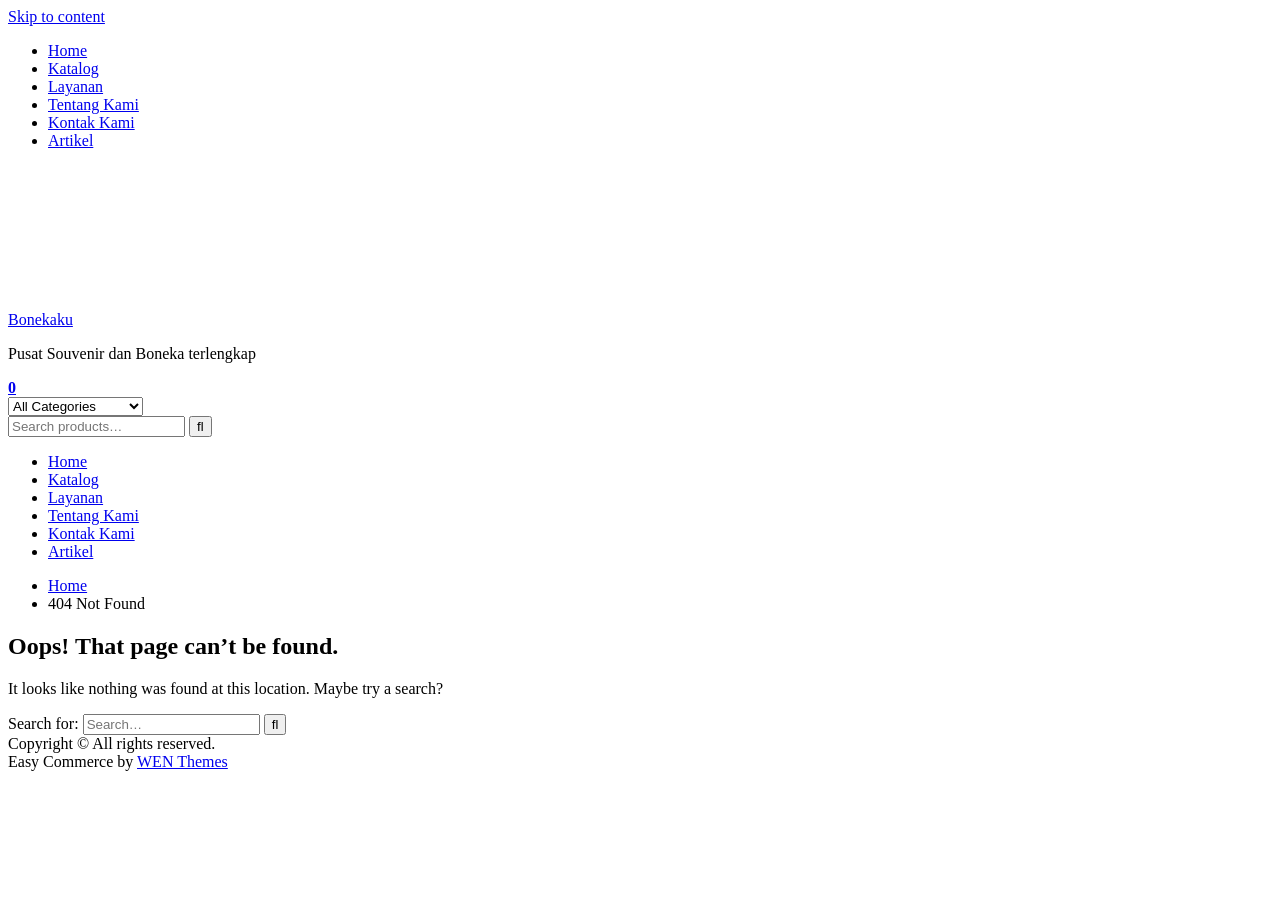
<file: catalogue-style-_eA0g.htm>
<!DOCTYPE html> <html lang="en-US"><head>
	    <meta charset="UTF-8">
    <meta name="viewport" content="width=device-width, initial-scale=1">
    <link rel="profile" href="http://gmpg.org/xfn/11">
    <link rel="pingback" href="https://bonekaku.co.id/xmlrpc.php">
    
<title>Page not found &#8211; Bonekaku</title>
<meta name='robots' content='max-image-preview:large' />

<!-- Google Tag Manager for WordPress by gtm4wp.com -->
<script data-cfasync="false" data-pagespeed-no-defer type="text/javascript">//<![CDATA[
	var gtm4wp_datalayer_name = "dataLayer";
	var dataLayer = dataLayer || [];
//]]>
</script>
<!-- End Google Tag Manager for WordPress by gtm4wp.com --><link rel='dns-prefetch' href='//fonts.googleapis.com' />
<link rel='dns-prefetch' href='//s.w.org' />
<link rel="alternate" type="application/rss+xml" title="Bonekaku &raquo; Feed" href="https://bonekaku.co.id/feed/" />
<link rel="alternate" type="application/rss+xml" title="Bonekaku &raquo; Comments Feed" href="https://bonekaku.co.id/comments/feed/" />
		<script type="text/javascript">
			window._wpemojiSettings = {"baseUrl":"https:\/\/s.w.org\/images\/core\/emoji\/13.0.1\/72x72\/","ext":".png","svgUrl":"https:\/\/s.w.org\/images\/core\/emoji\/13.0.1\/svg\/","svgExt":".svg","source":{"concatemoji":"https:\/\/bonekaku.co.id\/wp-includes\/js\/wp-emoji-release.min.js?ver=5.7.17"}};
			!function(e,a,t){var n,r,o,i=a.createElement("canvas"),p=i.getContext&&i.getContext("2d");function s(e,t){var a=String.fromCharCode;p.clearRect(0,0,i.width,i.height),p.fillText(a.apply(this,e),0,0);e=i.toDataURL();return p.clearRect(0,0,i.width,i.height),p.fillText(a.apply(this,t),0,0),e===i.toDataURL()}function c(e){var t=a.createElement("script");t.src=e,t.defer=t.type="text/javascript",a.getElementsByTagName("head")[0].appendChild(t)}for(o=Array("flag","emoji"),t.supports={everything:!0,everythingExceptFlag:!0},r=0;r<o.length;r++)t.supports[o[r]]=function(e){if(!p||!p.fillText)return!1;switch(p.textBaseline="top",p.font="600 32px Arial",e){case"flag":return s([127987,65039,8205,9895,65039],[127987,65039,8203,9895,65039])?!1:!s([55356,56826,55356,56819],[55356,56826,8203,55356,56819])&&!s([55356,57332,56128,56423,56128,56418,56128,56421,56128,56430,56128,56423,56128,56447],[55356,57332,8203,56128,56423,8203,56128,56418,8203,56128,56421,8203,56128,56430,8203,56128,56423,8203,56128,56447]);case"emoji":return!s([55357,56424,8205,55356,57212],[55357,56424,8203,55356,57212])}return!1}(o[r]),t.supports.everything=t.supports.everything&&t.supports[o[r]],"flag"!==o[r]&&(t.supports.everythingExceptFlag=t.supports.everythingExceptFlag&&t.supports[o[r]]);t.supports.everythingExceptFlag=t.supports.everythingExceptFlag&&!t.supports.flag,t.DOMReady=!1,t.readyCallback=function(){t.DOMReady=!0},t.supports.everything||(n=function(){t.readyCallback()},a.addEventListener?(a.addEventListener("DOMContentLoaded",n,!1),e.addEventListener("load",n,!1)):(e.attachEvent("onload",n),a.attachEvent("onreadystatechange",function(){"complete"===a.readyState&&t.readyCallback()})),(n=t.source||{}).concatemoji?c(n.concatemoji):n.wpemoji&&n.twemoji&&(c(n.twemoji),c(n.wpemoji)))}(window,document,window._wpemojiSettings);
		</script>
		<style type="text/css">
img.wp-smiley,
img.emoji {
	display: inline !important;
	border: none !important;
	box-shadow: none !important;
	height: 1em !important;
	width: 1em !important;
	margin: 0 .07em !important;
	vertical-align: -0.1em !important;
	background: none !important;
	padding: 0 !important;
}
</style>
	<link rel='stylesheet' id='wp-block-library-css'  href='https://bonekaku.co.id/wp-includes/css/dist/block-library/style.min.css?ver=5.7.17' type='text/css' media='all' />
<link rel='stylesheet' id='wp-block-library-theme-css'  href='https://bonekaku.co.id/wp-includes/css/dist/block-library/theme.min.css?ver=5.7.17' type='text/css' media='all' />
<link rel='stylesheet' id='wc-block-vendors-style-css'  href='https://bonekaku.co.id/wp-content/plugins/woocommerce/packages/woocommerce-blocks/build/vendors-style.css?ver=5.1.0' type='text/css' media='all' />
<link rel='stylesheet' id='wc-block-style-css'  href='https://bonekaku.co.id/wp-content/plugins/woocommerce/packages/woocommerce-blocks/build/style.css?ver=5.1.0' type='text/css' media='all' />
<link rel='stylesheet' id='nta-css-popup-css'  href='https://bonekaku.co.id/wp-content/plugins/wp-whatsapp/assets/dist/css/style.css?ver=5.7.17' type='text/css' media='all' />
<link rel='stylesheet' id='catalogue-style-css'  href='https://bonekaku.co.id/wp-content/plugins/ultimate-product-catalogue/css/catalogue-style.css?ver=4.4.7a' type='text/css' media='all' />
<link rel='stylesheet' id='catalogue-style-mobile-css'  href='https://bonekaku.co.id/wp-content/plugins/ultimate-product-catalogue/css/catalogue-style-mobile.css?ver=5.7.17' type='text/css' media='all' />
<link rel='stylesheet' id='upcp-jquery-ui-css'  href='https://bonekaku.co.id/wp-content/plugins/ultimate-product-catalogue/css/upcp-jquery-ui.css?ver=5.7.17' type='text/css' media='all' />
<link rel='stylesheet' id='wtcpl_plugin_style-css'  href='https://bonekaku.co.id/wp-content/plugins/woo-tabbed-category-product-listing/css/wtcpl-styles.css?ver=5.7.17' type='text/css' media='all' />
<link rel='stylesheet' id='woocommerce-layout-css'  href='https://bonekaku.co.id/wp-content/plugins/woocommerce/assets/css/woocommerce-layout.css?ver=5.4.4' type='text/css' media='all' />
<link rel='stylesheet' id='woocommerce-smallscreen-css'  href='https://bonekaku.co.id/wp-content/plugins/woocommerce/assets/css/woocommerce-smallscreen.css?ver=5.4.4' type='text/css' media='only screen and (max-width: 768px)' />
<link rel='stylesheet' id='woocommerce-general-css'  href='https://bonekaku.co.id/wp-content/plugins/woocommerce/assets/css/woocommerce.css?ver=5.4.4' type='text/css' media='all' />
<style id='woocommerce-inline-inline-css' type='text/css'>
.woocommerce form .form-row .required { visibility: visible; }
</style>
<link rel='stylesheet' id='font-awesome-css'  href='https://bonekaku.co.id/wp-content/plugins/elementor/assets/lib/font-awesome/css/font-awesome.min.css?ver=4.7.0' type='text/css' media='all' />
<link rel='stylesheet' id='easy-commerce-google-fonts-css'  href='//fonts.googleapis.com/css?family=Roboto%3A400italic%2C700italic%2C300%2C400%2C500%2C600%2C700%7CHeebo%3A400italic%2C700italic%2C300%2C400%2C500%2C600%2C700&#038;subset=latin%2Clatin-ext' type='text/css' media='all' />
<link rel='stylesheet' id='jquery-sidr-css'  href='https://bonekaku.co.id/wp-content/themes/easy-commerce/third-party/sidr/css/jquery.sidr.dark.min.css?ver=2.2.1' type='text/css' media='all' />
<link rel='stylesheet' id='jquery-slick-css'  href='https://bonekaku.co.id/wp-content/themes/easy-commerce/third-party/slick/slick.min.css?ver=1.5.9' type='text/css' media='all' />
<link rel='stylesheet' id='easy-commerce-style-css'  href='https://bonekaku.co.id/wp-content/themes/easy-commerce/style.css?ver=5.7.17' type='text/css' media='all' />
<script type='text/javascript' src='https://bonekaku.co.id/wp-includes/js/jquery/jquery.min.js?ver=3.5.1' id='jquery-core-js'></script>
<script type='text/javascript' src='https://bonekaku.co.id/wp-includes/js/jquery/jquery-migrate.min.js?ver=3.3.2' id='jquery-migrate-js'></script>
<script type='text/javascript' src='https://bonekaku.co.id/wp-includes/js/jquery/ui/core.min.js?ver=1.12.1' id='jquery-ui-core-js'></script>
<script type='text/javascript' src='https://bonekaku.co.id/wp-includes/js/jquery/ui/mouse.min.js?ver=1.12.1' id='jquery-ui-mouse-js'></script>
<script type='text/javascript' src='https://bonekaku.co.id/wp-includes/js/jquery/ui/slider.min.js?ver=1.12.1' id='jquery-ui-slider-js'></script>
<script type='text/javascript' src='https://bonekaku.co.id/wp-content/plugins/ultimate-product-catalogue/js/catalogue-style-.js?ver=5.7.17' id='upcp-theme-js-js'></script>
<script type='text/javascript' id='upcpjquery-js-extra'>
/* <![CDATA[ */
var ajax_translations = {"updating_results_label":"Updating Results...","compare_label":"Compare","side_by_side_label":"side by side","hide_empty":"No"};
/* ]]> */
</script>
<script type='text/javascript' src='https://bonekaku.co.id/wp-content/plugins/ultimate-product-catalogue/js/upcp-jquery-functions.js?ver=4.4.7a' id='upcpjquery-js'></script>
<script type='text/javascript' src='https://bonekaku.co.id/wp-content/plugins/woo-tabbed-category-product-listing/js/wtcpl-scripts.js?ver=5.7.17' id='wtcpl-product-cat-js-js'></script>
<script type='text/javascript' src='https://bonekaku.co.id/wp-content/plugins/woo-tabbed-category-product-listing/js/jquery.scrollTo-1.4.3.1-min.js?ver=5.7.17' id='wtcpl-scroll-to-js-js'></script>
<link rel="https://api.w.org/" href="https://bonekaku.co.id/wp-json/" /><link rel="EditURI" type="application/rsd+xml" title="RSD" href="https://bonekaku.co.id/xmlrpc.php?rsd" />
<link rel="wlwmanifest" type="application/wlwmanifest+xml" href="https://bonekaku.co.id/wp-includes/wlwmanifest.xml" /> 
<meta name="generator" content="WordPress 5.7.17" />
<meta name="generator" content="WooCommerce 5.4.4" />

<script type="text/javascript">
var ajaxurl = 'https://bonekaku.co.id/wp-admin/admin-ajax.php';
</script>

<!-- Google Tag Manager for WordPress by gtm4wp.com -->
<script data-cfasync="false" data-pagespeed-no-defer type="text/javascript">//<![CDATA[
	var dataLayer_content = [];
	dataLayer.push( dataLayer_content );//]]>
</script>
<script data-cfasync="false">//<![CDATA[
(function(w,d,s,l,i){w[l]=w[l]||[];w[l].push({'gtm.start':
new Date().getTime(),event:'gtm.js'});var f=d.getElementsByTagName(s)[0],
j=d.createElement(s),dl=l!='dataLayer'?'&l='+l:'';j.async=true;j.src=
'//www.googletagmanager.com/gtm.'+'js?id='+i+dl;f.parentNode.insertBefore(j,f);
})(window,document,'script','dataLayer','GTM-PJDXWHL');//]]>
</script>
<!-- End Google Tag Manager -->
<!-- End Google Tag Manager for WordPress by gtm4wp.com -->		<script>
			document.documentElement.className = document.documentElement.className.replace( 'no-js', 'js' );
		</script>
				<style>
			.no-js img.lazyload { display: none; }
			figure.wp-block-image img.lazyloading { min-width: 150px; }
							.lazyload, .lazyloading { opacity: 0; }
				.lazyloaded {
					opacity: 1;
					transition: opacity 400ms;
					transition-delay: 0ms;
				}
					</style>
			<noscript><style>.woocommerce-product-gallery{ opacity: 1 !important; }</style></noscript>
	<link rel="icon" href="https://bonekaku.co.id/wp-content/uploads/2023/04/cropped-bonekaku-logo-32x32.png" sizes="32x32" />
<link rel="icon" href="https://bonekaku.co.id/wp-content/uploads/2023/04/cropped-bonekaku-logo-192x192.png" sizes="192x192" />
<link rel="apple-touch-icon" href="https://bonekaku.co.id/wp-content/uploads/2023/04/cropped-bonekaku-logo-180x180.png" />
<meta name="msapplication-TileImage" content="https://bonekaku.co.id/wp-content/uploads/2023/04/cropped-bonekaku-logo-270x270.png" />
</head>

<body class="error404 wp-custom-logo wp-embed-responsive theme-easy-commerce woocommerce-no-js global-layout-right-sidebar elementor-default elementor-kit-2458">

	    <div id="page" class="hfeed site">
    <a class="skip-link screen-reader-text" href="#content">Skip to content</a>		<div class="mobile-nav-wrap">
			<a id="mobile-trigger" href="#mob-menu"><i class="fa fa-bars"></i></a>
			<div id="mob-menu">
				<ul id="menu-menu-2" class="menu"><li id="menu-item-3516" class="menu-item menu-item-type-custom menu-item-object-custom menu-item-home menu-item-3516"><a href="https://bonekaku.co.id">Home</a></li>
<li id="menu-item-3512" class="menu-item menu-item-type-post_type menu-item-object-page menu-item-3512"><a href="https://bonekaku.co.id/katalog/">Katalog</a></li>
<li id="menu-item-3510" class="menu-item menu-item-type-post_type menu-item-object-page menu-item-3510"><a href="https://bonekaku.co.id/layanan-2/">Layanan</a></li>
<li id="menu-item-3515" class="menu-item menu-item-type-post_type menu-item-object-page menu-item-3515"><a href="https://bonekaku.co.id/tentang-kami/">Tentang Kami</a></li>
<li id="menu-item-3513" class="menu-item menu-item-type-post_type menu-item-object-page menu-item-3513"><a href="https://bonekaku.co.id/kontak-kami/">Kontak Kami</a></li>
<li id="menu-item-3509" class="menu-item menu-item-type-post_type menu-item-object-page menu-item-3509"><a href="https://bonekaku.co.id/artikel/">Artikel</a></li>
</ul>			</div><!-- #mob-menu -->
		</div><!-- .mobile-nav-wrap -->

		
    <header id="masthead" class="site-header" role="banner"><div class="container"><div class="inner-wrapper">				<div class="site-branding">

			<a href="https://bonekaku.co.id/" class="custom-logo-link" rel="home"><img width="340" height="125"   alt="Bonekaku" data-srcset="https://bonekaku.co.id/wp-content/uploads/2018/05/cropped-Bonekaku-Logo_.png 340w, https://bonekaku.co.id/wp-content/uploads/2018/05/cropped-Bonekaku-Logo_-300x110.png 300w"  data-src="https://bonekaku.co.id/wp-content/uploads/2018/05/cropped-Bonekaku-Logo_.png" data-sizes="(max-width: 340px) 100vw, 340px" class="custom-logo lazyload" src="[data-uri]" /><noscript><img width="340" height="125" src="https://bonekaku.co.id/wp-content/uploads/2018/05/cropped-Bonekaku-Logo_.png" class="custom-logo" alt="Bonekaku" srcset="https://bonekaku.co.id/wp-content/uploads/2018/05/cropped-Bonekaku-Logo_.png 340w, https://bonekaku.co.id/wp-content/uploads/2018/05/cropped-Bonekaku-Logo_-300x110.png 300w" sizes="(max-width: 340px) 100vw, 340px" /></noscript></a>
													<div id="site-identity">
																		<p class="site-title"><a href="https://bonekaku.co.id/" rel="home">Bonekaku</a></p>
																						<p class="site-description">Pusat Souvenir dan Boneka terlengkap</p>
									</div><!-- #site-identity -->
					</div><!-- .site-branding -->
		<div id="right-head">
							<div id="cart-section">
										<a class="cart-icon" href="https://bonekaku.co.id"><i class="fa fa-shopping-bag" aria-hidden="true"></i><strong>0</strong>
					</a>
				</div> <!-- .cart-section -->
			
			
							<div class="header-search-wrapper">

					
						<div class="advance-product-search">
	<form role="search" method="get" class="woocommerce-product-search" action="https://bonekaku.co.id/">
							<div class="advance-search-wrap">
								<select class="select_products" name="product_category">
					<option value="">All Categories</option>
											<option value="50"  >Uncategorized</option>
											<option value="110"  >Animal Series</option>
											<option value="53"  >Bantal Desain</option>
											<option value="51"  >Boneka Desain</option>
											<option value="113"  >New Animal Series</option>
											<option value="109"  >New Produk</option>
											<option value="52"  >Souvenir Desain</option>
									</select>
			</div>
		
		<div class="advance-search-form">
			<input type="search" id="woocommerce-product-search-field-0" class="search-field" placeholder="Search products&hellip;" value="" name="s" />
			<input type="submit" value="&#xf002;" />
			<input type="hidden" name="post_type" value="product" />
		</div><!-- .advance-search-form -->

	</form><!-- .woocommerce-product-search -->
</div><!-- .advance-product-search -->

					
				</div><!-- .header-search-wrapper -->

					</div> <!-- #right-head -->

		    </div> <!-- .inner-wrapper --></div><!-- .container --></header><!-- #masthead -->		<div id="main-nav" class="clear-fix">
			<div class="container">
				<nav id="site-navigation" class="main-navigation" role="navigation">
					<div class="wrap-menu-content">
						<div class="menu-menu-2-container"><ul id="primary-menu" class="menu"><li class="menu-item menu-item-type-custom menu-item-object-custom menu-item-home menu-item-3516"><a href="https://bonekaku.co.id">Home</a></li>
<li class="menu-item menu-item-type-post_type menu-item-object-page menu-item-3512"><a href="https://bonekaku.co.id/katalog/">Katalog</a></li>
<li class="menu-item menu-item-type-post_type menu-item-object-page menu-item-3510"><a href="https://bonekaku.co.id/layanan-2/">Layanan</a></li>
<li class="menu-item menu-item-type-post_type menu-item-object-page menu-item-3515"><a href="https://bonekaku.co.id/tentang-kami/">Tentang Kami</a></li>
<li class="menu-item menu-item-type-post_type menu-item-object-page menu-item-3513"><a href="https://bonekaku.co.id/kontak-kami/">Kontak Kami</a></li>
<li class="menu-item menu-item-type-post_type menu-item-object-page menu-item-3509"><a href="https://bonekaku.co.id/artikel/">Artikel</a></li>
</ul></div>					</div><!-- .menu-content -->
				</nav><!-- #site-navigation -->
			</div> <!-- .container -->
		</div> <!-- #main-nav -->
		
	<div id="breadcrumb"><div class="container"><div role="navigation" aria-label="Breadcrumbs" class="breadcrumb-trail breadcrumbs" itemprop="breadcrumb"><ul class="trail-items" itemscope itemtype="http://schema.org/BreadcrumbList"><meta name="numberOfItems" content="2" /><meta name="itemListOrder" content="Ascending" /><li itemprop="itemListElement" itemscope itemtype="http://schema.org/ListItem" class="trail-item trail-begin"><a href="https://bonekaku.co.id" rel="home"><span itemprop="name">Home</span></a><meta itemprop="position" content="1" /></li><li itemprop="itemListElement" itemscope itemtype="http://schema.org/ListItem" class="trail-item trail-end"><span itemprop="name">404 Not Found</span><meta itemprop="position" content="2" /></li></ul></div></div><!-- .container --></div><!-- #breadcrumb --><div id="content" class="site-content"><div class="container"><div class="inner-wrapper">    
	<div id="primary" class="content-area">
		<main id="main" class="site-main" role="main">

			<section class="error-404 not-found">

				<h2>Oops! That page can&rsquo;t be found.</h2>

				<div class="page-content">

		          <p>It looks like nothing was found at this location. Maybe try a search?</p>

					<form role="search" method="get" class="search-form" action="https://bonekaku.co.id/">
			<label>
			<span class="screen-reader-text">Search for:</span>
			<input type="search" class="search-field" placeholder="Search&hellip;" value="" name="s" title="Search for:" />
			</label>
			<input type="submit" class="search-submit" value="&#xf002;" /></form>
					
				</div><!-- .page-content -->
			</section><!-- .error-404 -->

		</main><!-- #main -->
	</div><!-- #primary -->

</div><!-- .inner-wrapper --></div><!-- .container --></div><!-- #content -->
	<footer id="colophon" class="site-footer" role="contentinfo"><div class="container">    
		<div class="colophon-inner colophon-grid-2">


		    
		    
		    		    	<div class="copyright">
		    		Copyright &copy; All rights reserved.		    	</div><!-- .copyright -->
		    
		    		    	<div class="site-info">
		    		Easy Commerce by <a target="_blank" rel="designer" href="https://wenthemes.com/">WEN Themes</a>		    	</div><!-- .site-info -->
		    
		</div><!-- .colophon-inner -->

	    	</div><!-- .container --></footer><!-- #colophon -->
</div><!-- #page --><a href="#page" class="scrollup" id="btn-scrollup"><i class="fa fa-angle-up"></i></a>

<!-- Google Tag Manager (noscript) -->
<noscript><iframe 
height="0" width="0" style="display:none;visibility:hidden" aria-hidden="true" data-src="https://www.googletagmanager.com/ns.html?id=GTM-PJDXWHL" class="lazyload" src="[data-uri]"></iframe></noscript>
<!-- End Google Tag Manager (noscript) -->	<script type="text/javascript">
		(function () {
			var c = document.body.className;
			c = c.replace(/woocommerce-no-js/, 'woocommerce-js');
			document.body.className = c;
		})();
	</script>
	<script type='text/javascript' src='https://bonekaku.co.id/wp-content/plugins/ultimate-product-catalogue/js/product-page-display.js?ver=1.0' id='upcp-page-builder-js'></script>
<script type='text/javascript' src='https://bonekaku.co.id/wp-content/plugins/ultimate-product-catalogue/js/jquery.gridster.js?ver=1.0' id='gridster-js'></script>
<script type='text/javascript' src='https://bonekaku.co.id/wp-content/plugins/woocommerce/assets/js/jquery-blockui/jquery.blockUI.min.js?ver=2.70' id='jquery-blockui-js'></script>
<script type='text/javascript' src='https://bonekaku.co.id/wp-content/plugins/woocommerce/assets/js/js-cookie/js.cookie.min.js?ver=2.1.4' id='js-cookie-js'></script>
<script type='text/javascript' id='woocommerce-js-extra'>
/* <![CDATA[ */
var woocommerce_params = {"ajax_url":"\/wp-admin\/admin-ajax.php","wc_ajax_url":"\/?wc-ajax=%%endpoint%%"};
/* ]]> */
</script>
<script type='text/javascript' src='https://bonekaku.co.id/wp-content/plugins/woocommerce/assets/js/frontend/woocommerce.min.js?ver=5.4.4' id='woocommerce-js'></script>
<script type='text/javascript' id='wc-cart-fragments-js-extra'>
/* <![CDATA[ */
var wc_cart_fragments_params = {"ajax_url":"\/wp-admin\/admin-ajax.php","wc_ajax_url":"\/?wc-ajax=%%endpoint%%","cart_hash_key":"wc_cart_hash_924215c100f19a449efc4ca56acfb5b2","fragment_name":"wc_fragments_924215c100f19a449efc4ca56acfb5b2","request_timeout":"5000"};
/* ]]> */
</script>
<script type='text/javascript' src='https://bonekaku.co.id/wp-content/plugins/woocommerce/assets/js/frontend/cart-fragments.min.js?ver=5.4.4' id='wc-cart-fragments-js'></script>
<script type='text/javascript' src='https://bonekaku.co.id/wp-content/plugins/wp-smushit/app/assets/js/smush-lazy-load.min.js?ver=3.8.5' id='smush-lazy-load-js'></script>
<script type='text/javascript' src='https://bonekaku.co.id/wp-content/plugins/wp-whatsapp/assets/dist/js/njt-whatsapp.js?ver=3.1.1' id='nta-wa-libs-js'></script>
<script type='text/javascript' id='nta-js-global-js-extra'>
/* <![CDATA[ */
var njt_wa_global = {"ajax_url":"https:\/\/bonekaku.co.id\/wp-admin\/admin-ajax.php","nonce":"2e89c21c15","defaultAvatarSVG":"<svg width=\"48px\" height=\"48px\" class=\"nta-whatsapp-default-avatar\" version=\"1.1\" id=\"Layer_1\" xmlns=\"http:\/\/www.w3.org\/2000\/svg\" xmlns:xlink=\"http:\/\/www.w3.org\/1999\/xlink\" x=\"0px\" y=\"0px\"\r\n            viewBox=\"0 0 512 512\" style=\"enable-background:new 0 0 512 512;\" xml:space=\"preserve\">\r\n            <path style=\"fill:#EDEDED;\" d=\"M0,512l35.31-128C12.359,344.276,0,300.138,0,254.234C0,114.759,114.759,0,255.117,0\r\n            S512,114.759,512,254.234S395.476,512,255.117,512c-44.138,0-86.51-14.124-124.469-35.31L0,512z\"\/>\r\n            <path style=\"fill:#55CD6C;\" d=\"M137.71,430.786l7.945,4.414c32.662,20.303,70.621,32.662,110.345,32.662\r\n            c115.641,0,211.862-96.221,211.862-213.628S371.641,44.138,255.117,44.138S44.138,137.71,44.138,254.234\r\n            c0,40.607,11.476,80.331,32.662,113.876l5.297,7.945l-20.303,74.152L137.71,430.786z\"\/>\r\n            <path style=\"fill:#FEFEFE;\" d=\"M187.145,135.945l-16.772-0.883c-5.297,0-10.593,1.766-14.124,5.297\r\n            c-7.945,7.062-21.186,20.303-24.717,37.959c-6.179,26.483,3.531,58.262,26.483,90.041s67.09,82.979,144.772,105.048\r\n            c24.717,7.062,44.138,2.648,60.028-7.062c12.359-7.945,20.303-20.303,22.952-33.545l2.648-12.359\r\n            c0.883-3.531-0.883-7.945-4.414-9.71l-55.614-25.6c-3.531-1.766-7.945-0.883-10.593,2.648l-22.069,28.248\r\n            c-1.766,1.766-4.414,2.648-7.062,1.766c-15.007-5.297-65.324-26.483-92.69-79.448c-0.883-2.648-0.883-5.297,0.883-7.062\r\n            l21.186-23.834c1.766-2.648,2.648-6.179,1.766-8.828l-25.6-57.379C193.324,138.593,190.676,135.945,187.145,135.945\"\/>\r\n        <\/svg>","defaultAvatarUrl":"https:\/\/bonekaku.co.id\/wp-content\/plugins\/wp-whatsapp\/assets\/img\/whatsapp_logo.svg","timezone":"+00:00","i18n":{"online":"Online","offline":"Offline"},"urlSettings":{"onDesktop":"api","onMobile":"api","openInNewTab":"ON"}};
/* ]]> */
</script>
<script type='text/javascript' src='https://bonekaku.co.id/wp-content/plugins/wp-whatsapp/assets/js/whatsapp-button.js?ver=3.1.1' id='nta-js-global-js'></script>
<script type='text/javascript' src='https://bonekaku.co.id/wp-content/themes/easy-commerce/js/skip-link-focus-fix.min.js?ver=20130115' id='easy-commerce-skip-link-focus-fix-js'></script>
<script type='text/javascript' src='https://bonekaku.co.id/wp-content/themes/easy-commerce/third-party/cycle2/js/jquery.cycle2.min.js?ver=2.1.6' id='jquery-cycle2-js'></script>
<script type='text/javascript' src='https://bonekaku.co.id/wp-content/themes/easy-commerce/third-party/sidr/js/jquery.sidr.min.js?ver=2.2.1' id='jquery-sidr-js'></script>
<script type='text/javascript' src='https://bonekaku.co.id/wp-content/plugins/elementor/assets/lib/slick/slick.min.js?ver=1.8.1' id='jquery-slick-js'></script>
<script type='text/javascript' src='https://bonekaku.co.id/wp-content/themes/easy-commerce/js/custom.min.js?ver=1.0.0' id='easy-commerce-custom-js'></script>
<script type='text/javascript' src='https://bonekaku.co.id/wp-includes/js/wp-embed.min.js?ver=5.7.17' id='wp-embed-js'></script>
</body>
</html>


<!-- Page supported by LiteSpeed Cache 6.2.0.1 on 2026-08-13 06:57:45 -->
</file>
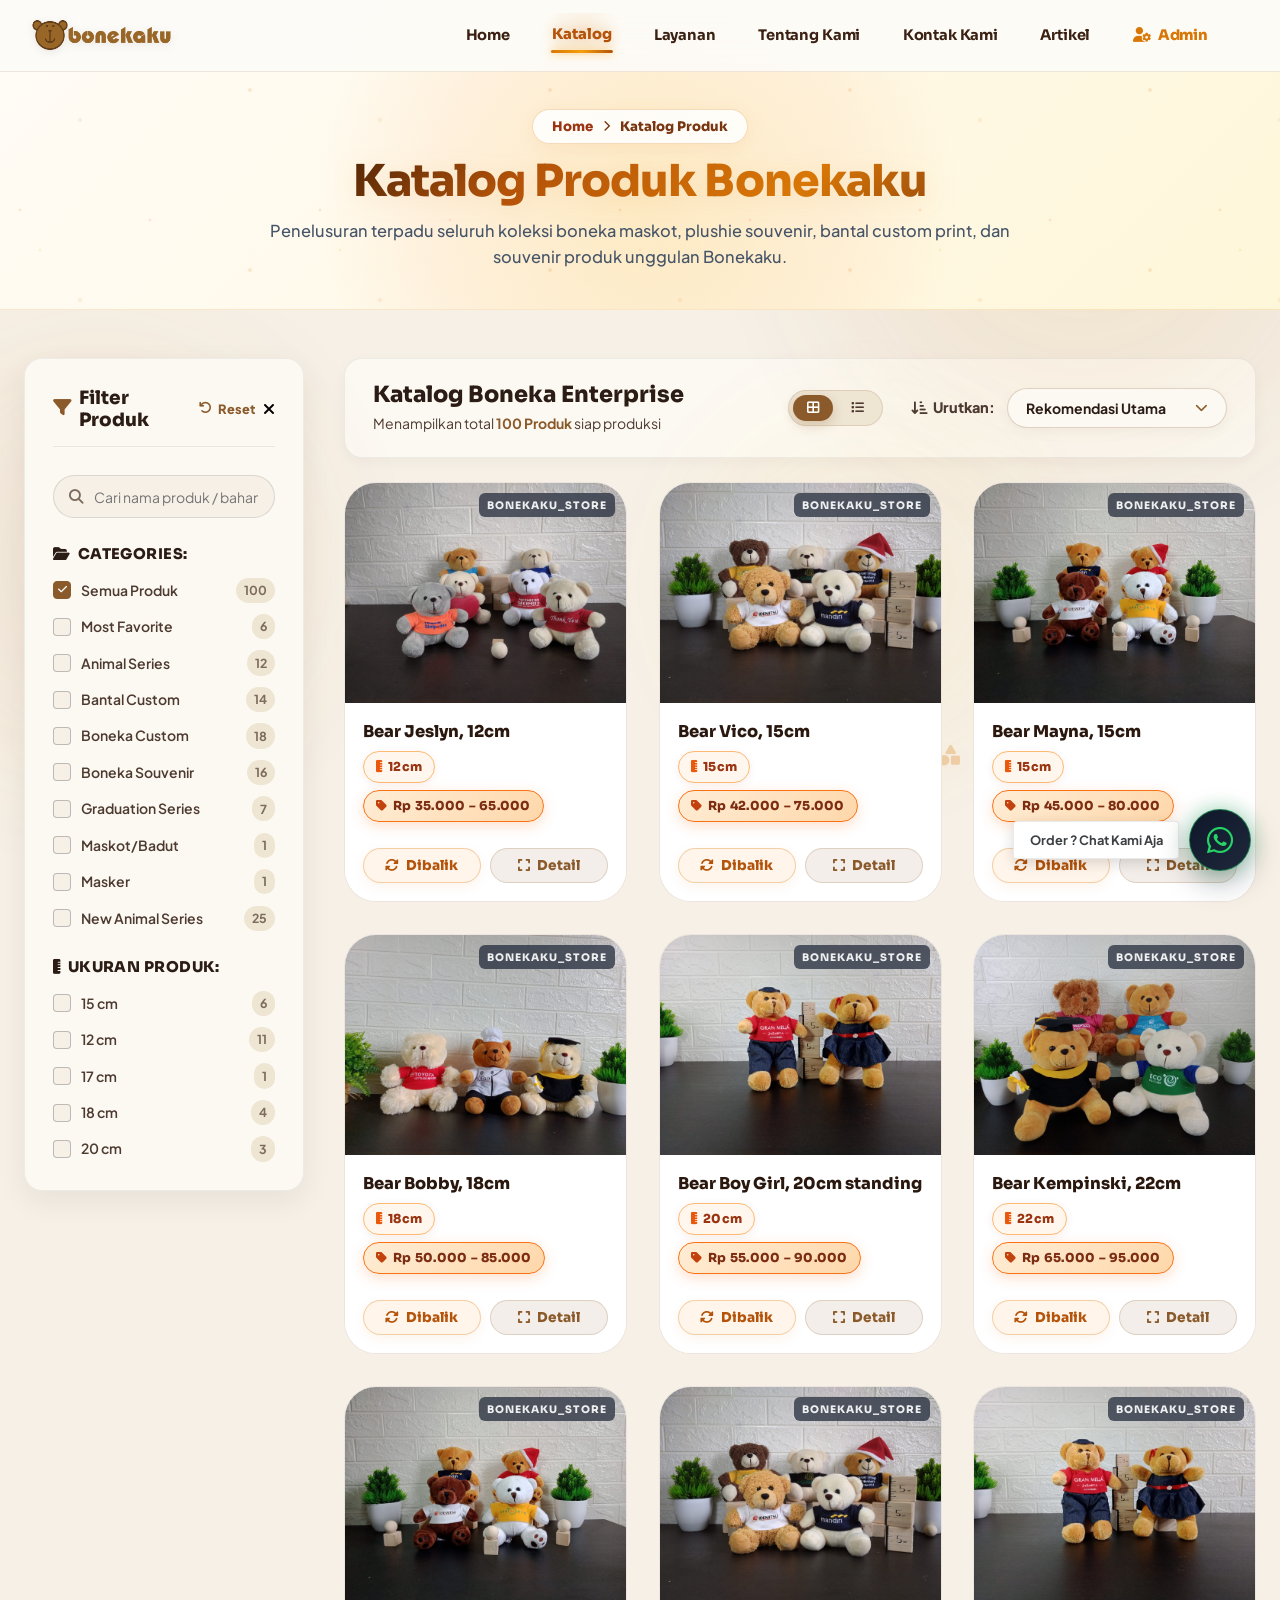
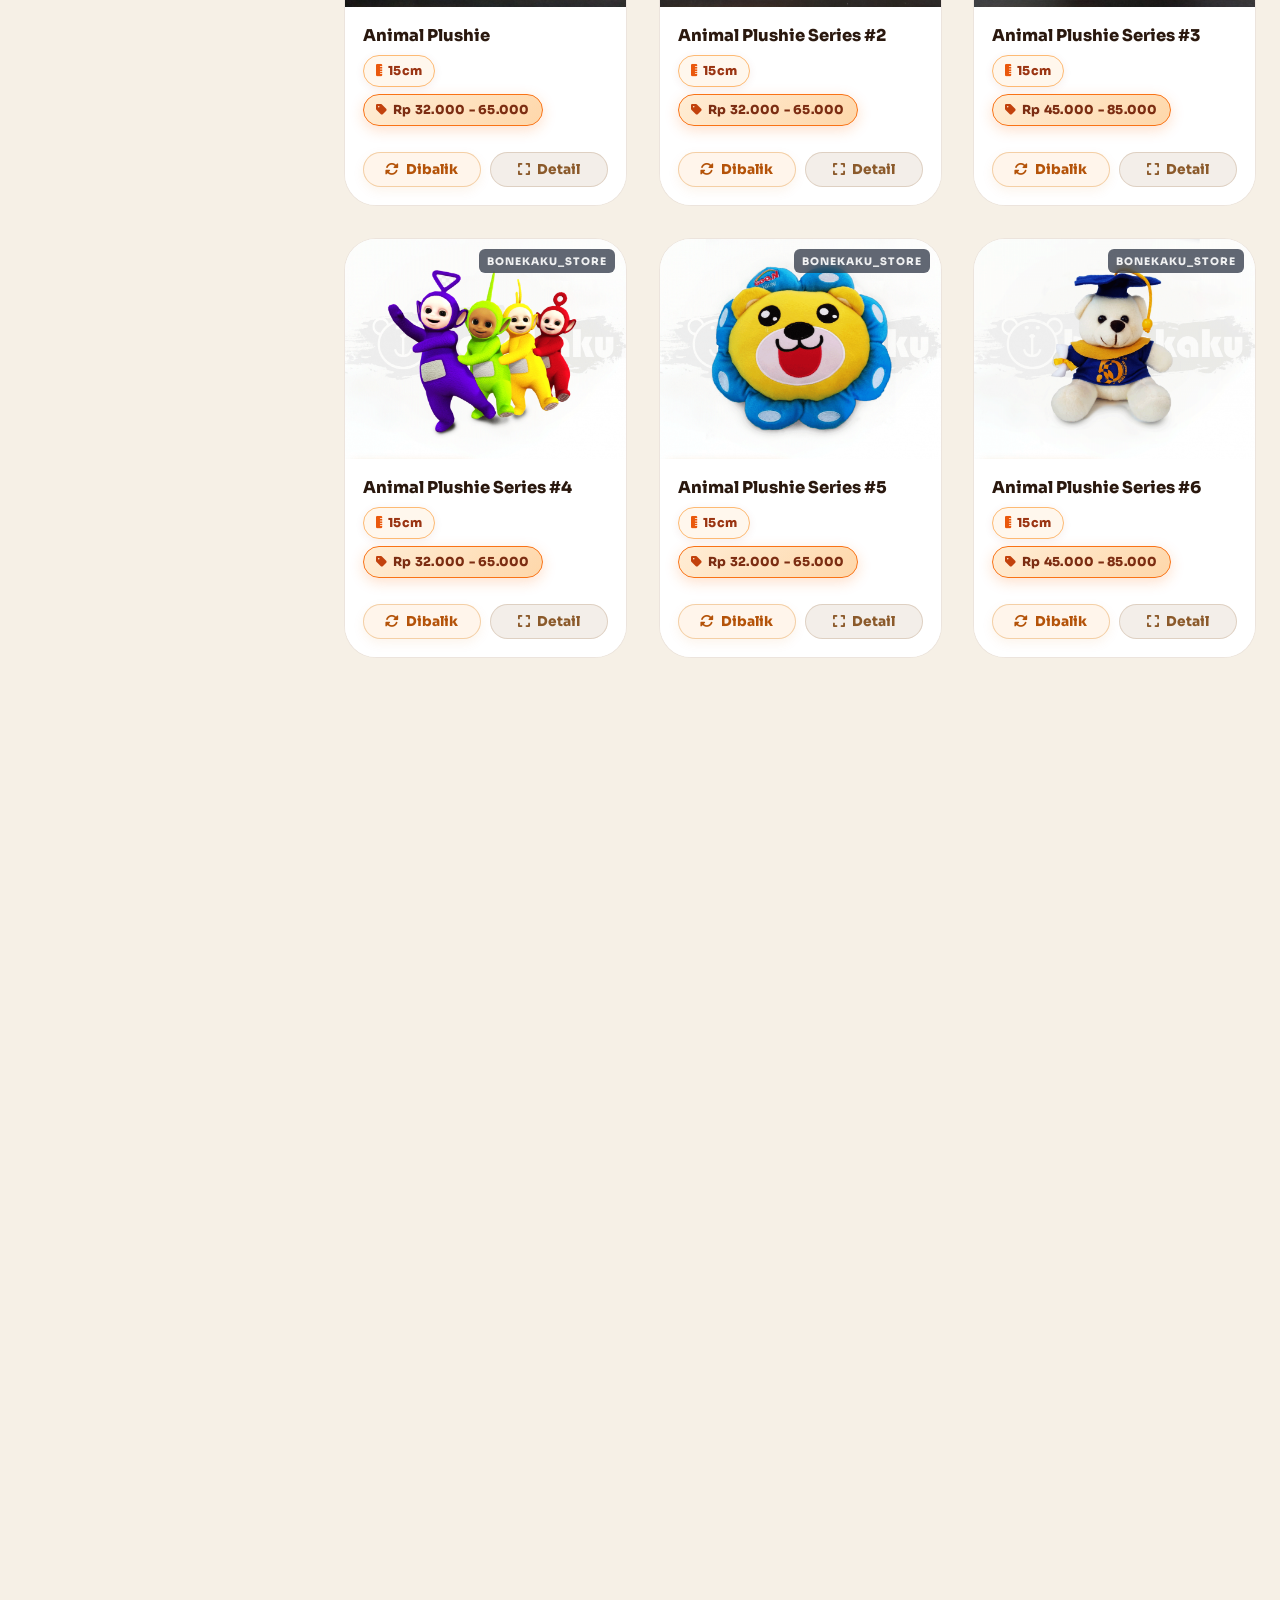
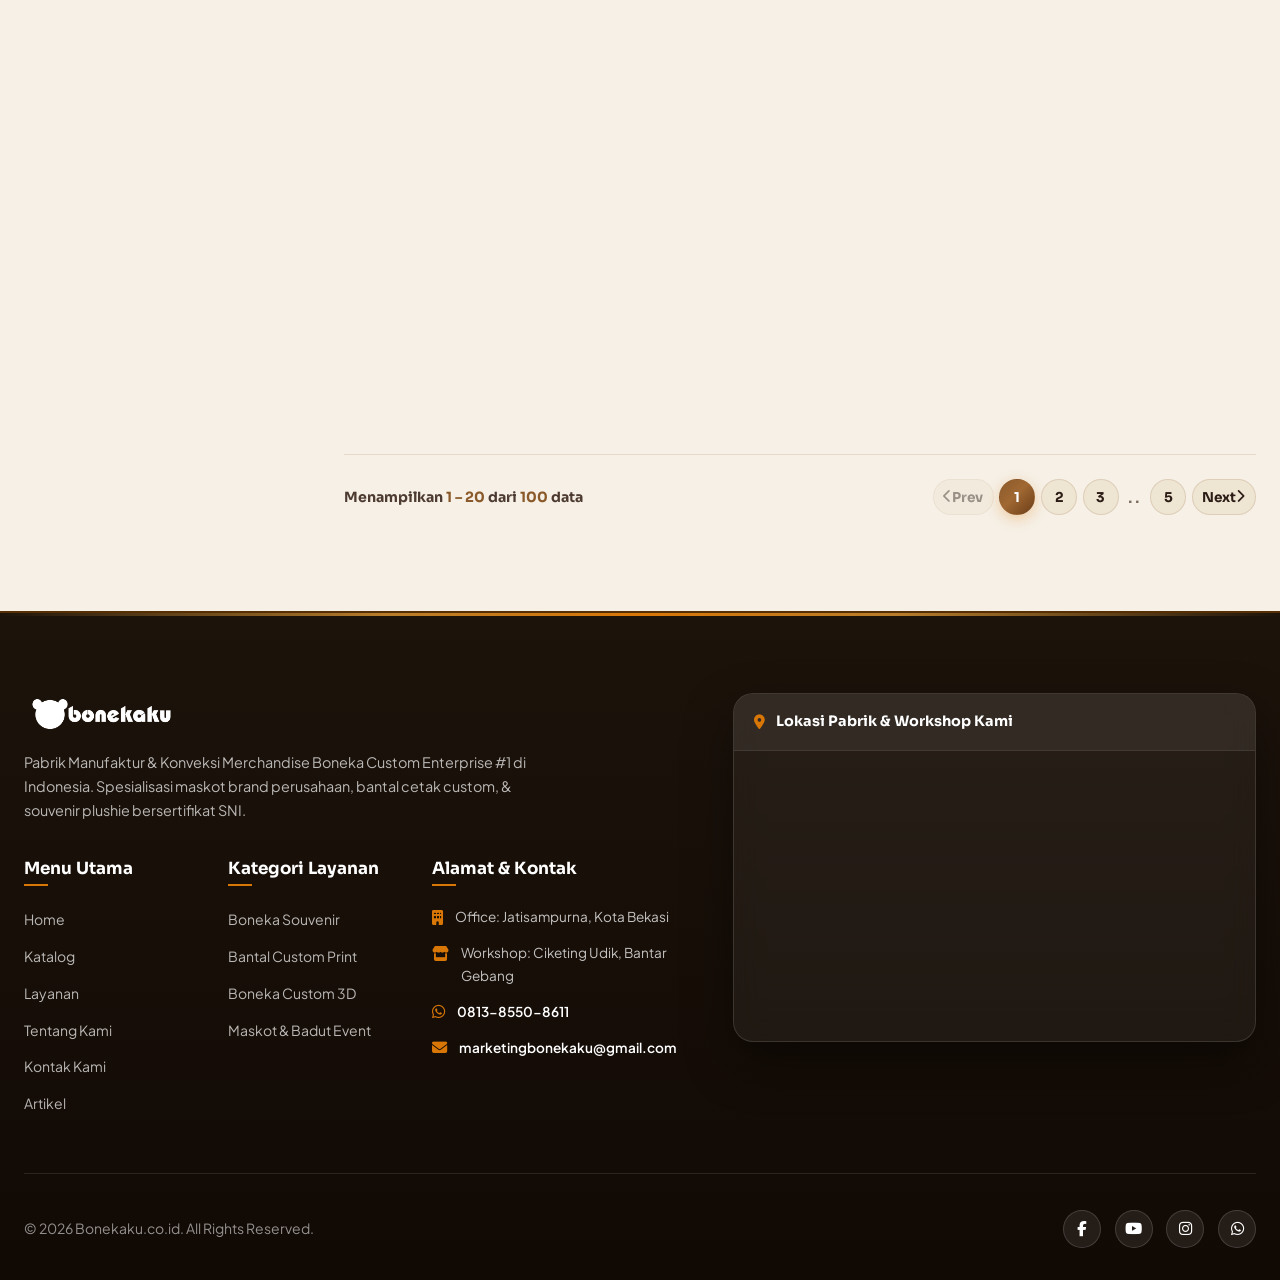
<file: katalog.html>
<!DOCTYPE html>
<html lang="id" data-theme="light">
<head>
  <meta charset="UTF-8">
  <meta name="viewport" content="width=device-width, initial-scale=1.0">
  <title>Katalog Produk Custom & Souvenir &mdash; Bonekaku Enterprise</title>
  <meta name="description" content="Jelajahi katalog terpadu boneka custom, maskot perusahaan, bantal print, dan souvenir produk unggulan bersertifikat SNI dari Bonekaku Enterprise.">
  
  <!-- Favicon Icons -->
  <link rel="icon" type="image/png" sizes="32x32" href="Icon-001b-100x100_eA0g.png">
  <link rel="icon" type="image/png" sizes="192x192" href="Icon-001b-300x300_eA0g.png">
  <link rel="apple-touch-icon" href="Icon-001b-180x180_eA0g.png">
  <link rel="shortcut icon" href="Icon-001b-100x100_eA0g.png">
  
  <!-- Google Fonts: Plus Jakarta Sans -->
  <link rel="preconnect" href="https://fonts.googleapis.com">
  <link rel="preconnect" href="https://fonts.gstatic.com" crossorigin>
  <link href="https://fonts.googleapis.com/css2?family=Sora:wght@400;500;600;700;800&family=Plus+Jakarta+Sans:wght@400;500;600;700;800&display=swap" rel="stylesheet">
  
  <!-- FontAwesome 6 Pro CDN -->
  <link rel="stylesheet" href="https://cdnjs.cloudflare.com/ajax/libs/font-awesome/6.4.0/css/all.min.css">
  
  <!-- Main Styles -->
  <link rel="stylesheet" href="styles.css">
</head>
<body data-page="catalog">

  <!-- Top Scroll Progress Bar -->
  <div class="scroll-progress-bar" id="scrollProgress"></div>



  <!-- PLAYFUL FUTURISTIC TOY UNIVERSE ANIMATED SCENE BACKGROUND -->
  <div class="animated-toy-universe-bg">
    <div class="toy-blob blob-1 floating-shape"></div>
    <div class="toy-blob blob-2 floating-shape"></div>
    <div class="toy-blob blob-3 floating-shape"></div>
    <div class="toy-particle particle-star-1 floating-shape"><i class="fas fa-star"></i></div>
    <div class="toy-particle particle-star-2 floating-shape"><i class="fas fa-certificate"></i></div>
    <div class="toy-particle particle-cloud-1 floating-shape"><i class="fas fa-cloud"></i></div>
    <div class="toy-particle particle-cube-1 floating-shape"><i class="fas fa-cube"></i></div>
    <div class="toy-particle particle-sparkle-1 floating-shape"><i class="fas fa-sparkles"></i></div>
    <div class="toy-particle particle-sparkle-2 floating-shape"><i class="fas fa-shapes"></i></div>
  </div>

  <!-- FLOATING HEADER / NAVBAR -->
  <header class="header" id="mainHeader">
    <div class="container">
      <div class="nav-wrapper">
        <a href="index.html" class="logo-brand">
          <img src="Logo-Baru-Bonekaku-600x163_eA0g.png" alt="Logo Bonekaku Enterprise" class="logo-img">
        </a>

        <ul class="nav-menu">
          <li><a href="index.html" class="nav-link">Home</a></li>
          <li><a href="katalog.html" class="nav-link active">Katalog</a></li>
          <li><a href="layanan.html" class="nav-link">Layanan</a></li>
          <li><a href="tentang-kami.html" class="nav-link">Tentang Kami</a></li>
          <li><a href="kontak.html" class="nav-link">Kontak Kami</a></li>
          <li><a href="artikel.html" class="nav-link">Artikel</a></li>
          <li><a href="login.html" class="nav-link admin-link" style="color:var(--accent-gold); font-weight:800;"><i class="fas fa-user-gear"></i> Admin</a></li>
        </ul>

        <div class="nav-actions">
          <button class="mobile-menu-toggle" id="mobileMenuBtn" onclick="toggleMobileMenu(event)" aria-label="Toggle Mobile Menu">
            <i class="fas fa-bars"></i>
          </button>
        </div>
      </div>
    </div>
  </header>

  <!-- SUBPAGE BANNER HEADER -->
  <section class="subpage-header-banner">
    <div class="container subpage-banner-content reveal-up">
      <div class="breadcrumb-trail">
        <a href="index.html">Home</a> <i class="fas fa-chevron-right" style="font-size:0.7rem;"></i> <span>Katalog Produk</span>
      </div>
      <h1 class="subpage-title">Katalog Produk Bonekaku</h1>
      <p class="subpage-subtitle">Penelusuran terpadu seluruh koleksi boneka maskot, plushie souvenir, bantal custom print, dan souvenir produk unggulan Bonekaku.</p>
    </div>
  </section>

  <!-- UNIFIED CATALOG (E-COMMERCE SIDEBAR LAYOUT ACCORDING TO SS_1492) SECTION -->
  <section class="catalog-section" id="catalog">
    <div class="container">
      
      <!-- Mobile Filter Toggle Bar (for screens <= 992px) -->
      <div class="mobile-filter-bar">
        <button class="btn btn-secondary mobile-filter-btn" id="mobileFilterToggleBtn">
          <i class="fas fa-sliders"></i> Filter & Kategori
        </button>
        <div class="mobile-total-count">
          Total: <strong id="mobileTotalCount">16 Produk</strong>
        </div>
      </div>

      <div class="catalog-layout-grid">
        
        <!-- LEFT SIDEBAR FILTER (REF SS_1492) -->
        <aside class="catalog-sidebar" id="catalogSidebar">
          <div class="sidebar-inner-card">
            <div class="sidebar-header">
              <h3><i class="fas fa-filter" style="color:var(--accent-brand);"></i> Filter Produk</h3>
              <div style="display:flex; align-items:center; gap:0.5rem;">
                <button class="reset-filter-btn" id="resetFilterBtn" title="Reset Semua Filter">
                  <i class="fas fa-undo"></i> Reset
                </button>
                <button class="mobile-sidebar-close-btn" id="mobileSidebarCloseBtn" title="Tutup Filter">
                  <i class="fas fa-times"></i>
                </button>
              </div>
            </div>

            <!-- Search Input Box in Sidebar -->
            <div class="sidebar-search-box">
              <i class="fas fa-search"></i>
              <input type="text" id="searchInput" placeholder="Cari nama produk / bahan...">
            </div>

            <!-- Category Filter Checkboxes (Matching Screenshot Exactly) -->
            <div class="filter-group">
              <h4 class="filter-group-title"><i class="fas fa-folder-open"></i> Categories:</h4>
              <div class="checkbox-list" id="categoryCheckboxGroup">
                <label class="checkbox-item">
                  <input type="checkbox" class="sidebar-checkbox" value="all" checked id="chk-all">
                  <span class="custom-chk"></span>
                  <span class="chk-label">Semua Produk</span>
                  <span class="count-badge" id="count-all">102</span>
                </label>
                <label class="checkbox-item">
                  <input type="checkbox" class="sidebar-checkbox" value="favorite" id="chk-favorite">
                  <span class="custom-chk"></span>
                  <span class="chk-label">Most Favorite</span>
                  <span class="count-badge" id="count-favorite">6</span>
                </label>
                <label class="checkbox-item">
                  <input type="checkbox" class="sidebar-checkbox" value="animal-series" id="chk-animal-series">
                  <span class="custom-chk"></span>
                  <span class="chk-label">Animal Series</span>
                  <span class="count-badge" id="count-animal-series">12</span>
                </label>
                <label class="checkbox-item">
                  <input type="checkbox" class="sidebar-checkbox" value="bantal-custom" id="chk-bantal-custom">
                  <span class="custom-chk"></span>
                  <span class="chk-label">Bantal Custom</span>
                  <span class="count-badge" id="count-bantal-custom">14</span>
                </label>
                <label class="checkbox-item">
                  <input type="checkbox" class="sidebar-checkbox" value="boneka-custom" id="chk-boneka-custom">
                  <span class="custom-chk"></span>
                  <span class="chk-label">Boneka Custom</span>
                  <span class="count-badge" id="count-boneka-custom">18</span>
                </label>
                <label class="checkbox-item">
                  <input type="checkbox" class="sidebar-checkbox" value="boneka-souvenir" id="chk-boneka-souvenir">
                  <span class="custom-chk"></span>
                  <span class="chk-label">Boneka Souvenir</span>
                  <span class="count-badge" id="count-boneka-souvenir">16</span>
                </label>
                <label class="checkbox-item">
                  <input type="checkbox" class="sidebar-checkbox" value="graduation-series" id="chk-graduation-series">
                  <span class="custom-chk"></span>
                  <span class="chk-label">Graduation Series</span>
                  <span class="count-badge" id="count-graduation-series">7</span>
                </label>
                <label class="checkbox-item">
                  <input type="checkbox" class="sidebar-checkbox" value="maskot-badut" id="chk-maskot-badut">
                  <span class="custom-chk"></span>
                  <span class="chk-label">Maskot/Badut</span>
                  <span class="count-badge" id="count-maskot-badut">1</span>
                </label>
                <label class="checkbox-item">
                  <input type="checkbox" class="sidebar-checkbox" value="masker" id="chk-masker">
                  <span class="custom-chk"></span>
                  <span class="chk-label">Masker</span>
                  <span class="count-badge" id="count-masker">1</span>
                </label>
                <label class="checkbox-item">
                  <input type="checkbox" class="sidebar-checkbox" value="new-animal-series" id="chk-new-animal-series">
                  <span class="custom-chk"></span>
                  <span class="chk-label">New Animal Series</span>
                  <span class="count-badge" id="count-new-animal-series">25</span>
                </label>
              </div>
            </div>

            <!-- Size / Specification Filter Group (Matching Screenshot Exactly) -->
            <div class="filter-group">
              <h4 class="filter-group-title"><i class="fas fa-ruler-vertical"></i> Ukuran Produk:</h4>
              <div class="checkbox-list" id="sizeCheckboxGroup">
                <label class="checkbox-item">
                  <input type="checkbox" class="size-checkbox" value="15cm">
                  <span class="custom-chk"></span>
                  <span class="chk-label">15 cm</span>
                  <span class="count-badge">6</span>
                </label>
                <label class="checkbox-item">
                  <input type="checkbox" class="size-checkbox" value="12cm">
                  <span class="custom-chk"></span>
                  <span class="chk-label">12 cm</span>
                  <span class="count-badge">11</span>
                </label>
                <label class="checkbox-item">
                  <input type="checkbox" class="size-checkbox" value="17cm">
                  <span class="custom-chk"></span>
                  <span class="chk-label">17 cm</span>
                  <span class="count-badge">1</span>
                </label>
                <label class="checkbox-item">
                  <input type="checkbox" class="size-checkbox" value="18cm">
                  <span class="custom-chk"></span>
                  <span class="chk-label">18 cm</span>
                  <span class="count-badge">4</span>
                </label>
                <label class="checkbox-item">
                  <input type="checkbox" class="size-checkbox" value="20cm">
                  <span class="custom-chk"></span>
                  <span class="chk-label">20 cm</span>
                  <span class="count-badge">3</span>
                </label>
              </div>
            </div>

          </div>
        </aside>

        <!-- RIGHT MAIN CATALOG CONTENT -->
        <main class="catalog-main-content">
          
          <!-- Top Main Header & Counter Bar -->
          <div class="catalog-top-bar">
            <div class="catalog-header-info">
              <h2>Katalog Boneka Enterprise</h2>
              <p>Menampilkan total <strong id="productTotalCountText" style="color:var(--accent-brand);">16 Produk</strong> siap produksi</p>
            </div>

            <div class="sort-by-box">
              <!-- Minimalist 2-Way View Layout Switcher (Grid & List Row) -->
              <div class="view-mode-switcher" id="viewModeSwitcher">
                <button type="button" class="view-btn active" data-view="grid" title="Tampilan Grid" onclick="switchCatalogViewMode('grid')">
                  <i class="fas fa-th-large"></i>
                </button>
                <button type="button" class="view-btn" data-view="list" title="Tampilan List Row" onclick="switchCatalogViewMode('list')">
                  <i class="fas fa-list"></i>
                </button>
              </div>

              <label for="sortSelect" class="sort-label"><i class="fas fa-arrow-down-short-wide"></i> Urutkan:</label>
              
              <!-- Native select (kept hidden and synced for filter logic) -->
              <select id="sortSelect" class="custom-select" style="display:none;">
                <option value="default">Rekomendasi Utama</option>
                <option value="name-asc">Nama (A - Z)</option>
                <option value="name-desc">Nama (Z - A)</option>
                <option value="moq-low">MOQ Terendah</option>
              </select>

              <!-- Modern Custom Glassmorphism Dropdown UI without star icon -->
              <div class="custom-dropdown" id="customSortDropdown">
                <button type="button" class="dropdown-trigger" id="dropdownTriggerBtn" aria-haspopup="listbox" aria-expanded="false">
                  <span class="trigger-label" id="triggerLabel">Rekomendasi Utama</span>
                  <i class="fas fa-chevron-down trigger-chevron"></i>
                </button>

                <div class="dropdown-menu-popup" id="dropdownMenuPopup" role="listbox">
                  <div class="dropdown-option-item active" data-value="default" role="option">
                    <span class="option-text">Rekomendasi Utama</span>
                    <i class="fas fa-check check-icon"></i>
                  </div>
                  <div class="dropdown-option-item" data-value="name-asc" role="option">
                    <i class="fas fa-arrow-down-a-z option-icon"></i>
                    <span class="option-text">Nama (A - Z)</span>
                    <i class="fas fa-check check-icon"></i>
                  </div>
                  <div class="dropdown-option-item" data-value="name-desc" role="option">
                    <i class="fas fa-arrow-down-z-a option-icon"></i>
                    <span class="option-text">Nama (Z - A)</span>
                    <i class="fas fa-check check-icon"></i>
                  </div>
                  <div class="dropdown-option-item" data-value="moq-low" role="option">
                    <i class="fas fa-boxes-stacked option-icon"></i>
                    <span class="option-text">MOQ Terendah</span>
                    <i class="fas fa-check check-icon"></i>
                  </div>
                </div>
              </div>
            </div>
          </div>

          <!-- Active Filter Tag Pills -->
          <div class="active-filter-tags" id="activeFilterTags">
            <!-- Dynamic active tags -->
          </div>

          <!-- Products Grid / List Container -->
          <div class="products-grid view-grid-mode" id="productsGrid">
            <!-- Dynamic rendering via app.js -->
          </div>

          <!-- 20-Items-Per-Page Pagination Controls -->
          <div class="pagination-container" id="catalogPagination">
            <!-- Dynamic pagination controls via app.js -->
          </div>
        </main>

      </div>
    </div>
  </section>

  <!-- LIGHTBOX MODAL (REF SS_1569 FULL PRODUCT DETAIL SHOWCASE) -->
  <div class="modal-overlay" id="productModal">
    <div class="modal-container modal-container-rich">
      <button class="modal-close-btn" onclick="closeModal()">
        <i class="fas fa-times"></i>
      </button>
      
      <!-- Left Column: High-Res Image Gallery Stage -->
      <div class="modal-left-gallery">
        <div class="modal-img-wrapper">
          <img src="data:image/svg+xml,%3Csvg xmlns='http://www.w3.org/2000/svg' viewBox='0 0 1 1'%3E%3C/svg%3E" id="modalImg" alt="Detail Produk">
        </div>
      </div>

      <!-- Right Column: Rich Information & Q&A Specs (Ref SS_1569) -->
      <div class="modal-body-content">
        <div class="modal-header-meta">
          <span class="modal-tag" id="modalCategory">Most Favorite</span>
          <h2 id="modalTitle" class="modal-product-title">Judul Produk</h2>
        </div>

        <div class="modal-pills-row">
          <span class="meta-pill" id="modalSizePill"><i class="fas fa-ruler-vertical"></i> Size: 12 cm</span>
          <span class="meta-pill" id="modalMoqPill"><i class="fas fa-boxes-stacked"></i> Minimum: 50 pcs</span>
          <span class="meta-pill price" id="modalPricePill"><i class="fas fa-tag"></i> Rp 35.000 - 65.000</span>
        </div>

        <!-- Rich Q&A Breakdown (Matching Screenshot_1569) -->
        <div class="modal-qa-container">
          
          <div class="qa-item">
            <h4><i class="fas fa-circle-question" style="color:var(--accent-brand);"></i> Apa Itu Boneka Souvenir atau Promosi?</h4>
            <p id="modalQa1">Boneka Souvenir atau Boneka Promosi adalah boneka berkualitas tinggi yang dipesan khusus untuk Souvenir ulang tahun, Souvenir Aqiqah, Souvenir satu bulanan, merchandise corporate, hingga promosi produk & perusahaan.</p>
          </div>

          <div class="qa-item">
            <h4><i class="fas fa-palette" style="color:var(--accent-gold);"></i> Desainnya Bagaimana?</h4>
            <p id="modalQa2">Logo atau tulisan pada baju/boneka dapat dikerjakan dengan teknik pembordiran komputer presisi otomatis atau digital printing HD tergantung pada model dan spesifikasi desain Anda.</p>
          </div>

          <div class="qa-item">
            <h4><i class="fas fa-coins" style="color:#10b981;"></i> Berapa Harganya?</h4>
            <p id="modalQa3">Harga sangat fleksibel dan bervariasi tergantung pada ukuran boneka, jumlah kuantitas pesanan, serta detail aksesoris yang digunakan.</p>
          </div>

          <div class="qa-item">
            <h4><i class="fas fa-truck-ramp-box" style="color:#3b82f6;"></i> Pemesanan Minimal Berapa?</h4>
            <p id="modalQa4">Minimum order fleksibel mulai dari 50 s/d 100 pcs siap dikirim ke seluruh lokasi di Indonesia dengan jaminan sertifikasi resmi SNI.</p>
          </div>

        </div>

        <div class="modal-specs-section">
          <h4><i class="fas fa-shield-halved" style="color:var(--accent-brand);"></i> Spesifikasi & Keunggulan:</h4>
          <ul class="spec-list" id="modalSpecs"></ul>
        </div>

        <div class="modal-action-row">
          <a href="#" id="modalWaBtn" target="_blank" class="btn btn-primary btn-whatsapp" style="flex:1;">
            <i class="fab fa-whatsapp"></i> Order & Konsultasi WA Direct
          </a>
        </div>
      </div>
    </div>
  </div>

  <!-- FLOATING WHATSAPP CHAT DRAWER -->
  <div class="wa-floating-container">
    <div class="wa-chat-drawer" id="waChatDrawer">
      <div class="wa-chat-header">
        <div>
          <h4>Bonekaku Customer Support</h4>
          <p><i class="fas fa-circle" style="color:#25d366; font-size:0.7rem;"></i> Online - Balas Cepat</p>
        </div>
      </div>
      <div class="wa-chat-body">
        <div class="wa-chat-msg">
          Halo! 👋 Selamat datang di Bonekaku. Ada yang bisa kami bantu mengenai pembuatan boneka custom & souvenir?
        </div>
        <span class="wa-options-title">Pilih Topik Konsultasi:</span>
        <a href="https://wa.me/6281385508611?text=Halo%20Admin,%20saya%20ingin%20tanya%20penawaran%20harga%20boneka%20custom" target="_blank" class="wa-option-link">
          <i class="fas fa-tag" style="color:var(--accent-brand);"></i> Tanya Penawaran Harga
        </a>
        <a href="https://wa.me/6281385508611?text=Halo%20Admin,%20saya%20ingin%20request%20sample%203D%20/%20prototype" target="_blank" class="wa-option-link">
          <i class="fas fa-cube" style="color:var(--accent-brand);"></i> Request Sample 3D / Prototype
        </a>
      </div>
    </div>
    <div class="wa-order-chip">
      <span>Order ? Chat Kami Aja</span>
    </div>
    <button class="floating-wa-btn" id="waFloatingBtn" title="Chat Customer Service">
      <i class="fab fa-whatsapp"></i>
    </button>
  </div>

  <!-- COMBINED LUXURY FOOTER WITH INTEGRATED MAP -->
  <footer class="footer" id="location">
    <div class="container">
      <div class="footer-split-layout">
        
        <!-- Left Side: Brand, Navigation & Contact -->
        <div class="footer-left-content">
          <div class="footer-brand-header">
            <img src="Logo-Baru-Bonekaku-600x163_eA0g.png" alt="Logo Bonekaku Enterprise Footer" class="footer-logo">
            <p class="footer-brand-desc">
              Pabrik Manufaktur & Konveksi Merchandise Boneka Custom Enterprise #1 di Indonesia. Spesialisasi maskot brand perusahaan, bantal cetak custom, & souvenir plushie bersertifikat SNI.
            </p>
          </div>

          <div class="footer-columns-grid">
            <!-- Col 1: Menu Utama -->
            <div class="footer-col">
              <h4>Menu Utama</h4>
              <ul class="footer-links">
                <li><a href="index.html">Home</a></li>
                <li><a href="katalog.html">Katalog</a></li>
                <li><a href="layanan.html">Layanan</a></li>
                <li><a href="tentang-kami.html">Tentang Kami</a></li>
                <li><a href="kontak.html">Kontak Kami</a></li>
                <li><a href="artikel.html">Artikel</a></li>
              </ul>
            </div>

            <!-- Col 2: Kategori Layanan -->
            <div class="footer-col">
              <h4>Kategori Layanan</h4>
              <ul class="footer-links">
                <li><a href="layanan.html">Boneka Souvenir</a></li>
                <li><a href="layanan.html">Bantal Custom Print</a></li>
                <li><a href="layanan.html">Boneka Custom 3D</a></li>
                <li><a href="layanan.html">Maskot & Badut Event</a></li>
              </ul>
            </div>

            <!-- Col 3: Informasi Kontak -->
            <div class="footer-col">
              <h4>Alamat & Kontak</h4>
              <ul class="footer-contact-list">
                <li><i class="fas fa-building"></i> <span>Office: Jatisampurna, Kota Bekasi</span></li>
                <li><i class="fas fa-store"></i> <span>Workshop: Ciketing Udik, Bantar Gebang</span></li>
                <li><i class="fab fa-whatsapp"></i> <a href="tel:081385508611">0813-8550-8611</a></li>
                <li><i class="fas fa-envelope"></i> <a href="mailto:marketingbonekaku@gmail.com">marketingbonekaku@gmail.com</a></li>
              </ul>
            </div>
          </div>
        </div>

        <!-- Right Side: Modern Integrated Google Maps Widget -->
        <div class="footer-right-map">
          <div class="footer-map-widget">
            <div class="footer-map-header">
              <i class="fas fa-location-dot" style="color:var(--accent-gold);"></i>
              <span>Lokasi Pabrik & Workshop Kami</span>
            </div>
            <div class="footer-map-frame">
              <iframe 
                src="https://www.google.com/maps/embed?pb=!1m18!1m12!1m3!1d3965.257088921865!2d106.92482357499144!3d-6.360773993629255!2m3!1f0!2f0!3f0!3m2!1i1024!2i768!4f13.1!3m3!1m2!1s0x2e699368d4f40f0d%3A0x6a2c2b3e405a415a!2sJl.%20Raya%20Kranggan%2C%20Jatisampurna%2C%20Kota%20Bks%2C%20Jawa%20Barat!5e0!3m2!1sid!2sid!4v1700000000000!5m2!1sid!2sid" 
                width="100%" 
                height="100%" 
                style="border:0;" 
                allowfullscreen="" 
                loading="lazy" 
                referrerpolicy="no-referrer-when-downgrade"
                title="Lokasi Pabrik Bonekaku Jatisampurna Bekasi">
              </iframe>
            </div>
          </div>
        </div>

      </div>

      <div class="footer-bottom">
        <p>&copy; 2026 Bonekaku.co.id. All Rights Reserved.</p>
        <div class="footer-social-links">
          <a href="https://facebook.com" target="_blank" aria-label="Facebook"><i class="fab fa-facebook-f"></i></a>
          <a href="https://youtube.com" target="_blank" aria-label="YouTube"><i class="fab fa-youtube"></i></a>
          <a href="https://instagram.com" target="_blank" aria-label="Instagram"><i class="fab fa-instagram"></i></a>
          <a href="https://wa.me/6281385508611" target="_blank" aria-label="WhatsApp"><i class="fab fa-whatsapp"></i></a>
        </div>
      </div>
    </div>
  <!-- FLOATING QUICK JUMP BACK TO TOP BUTTON -->
  <button class="back-to-top-btn" id="backToTopBtn" title="Kembali ke Atas">
    <i class="fas fa-arrow-up"></i>
  </button>

  <script src="app.js"></script>
</body>
</html>
</file>
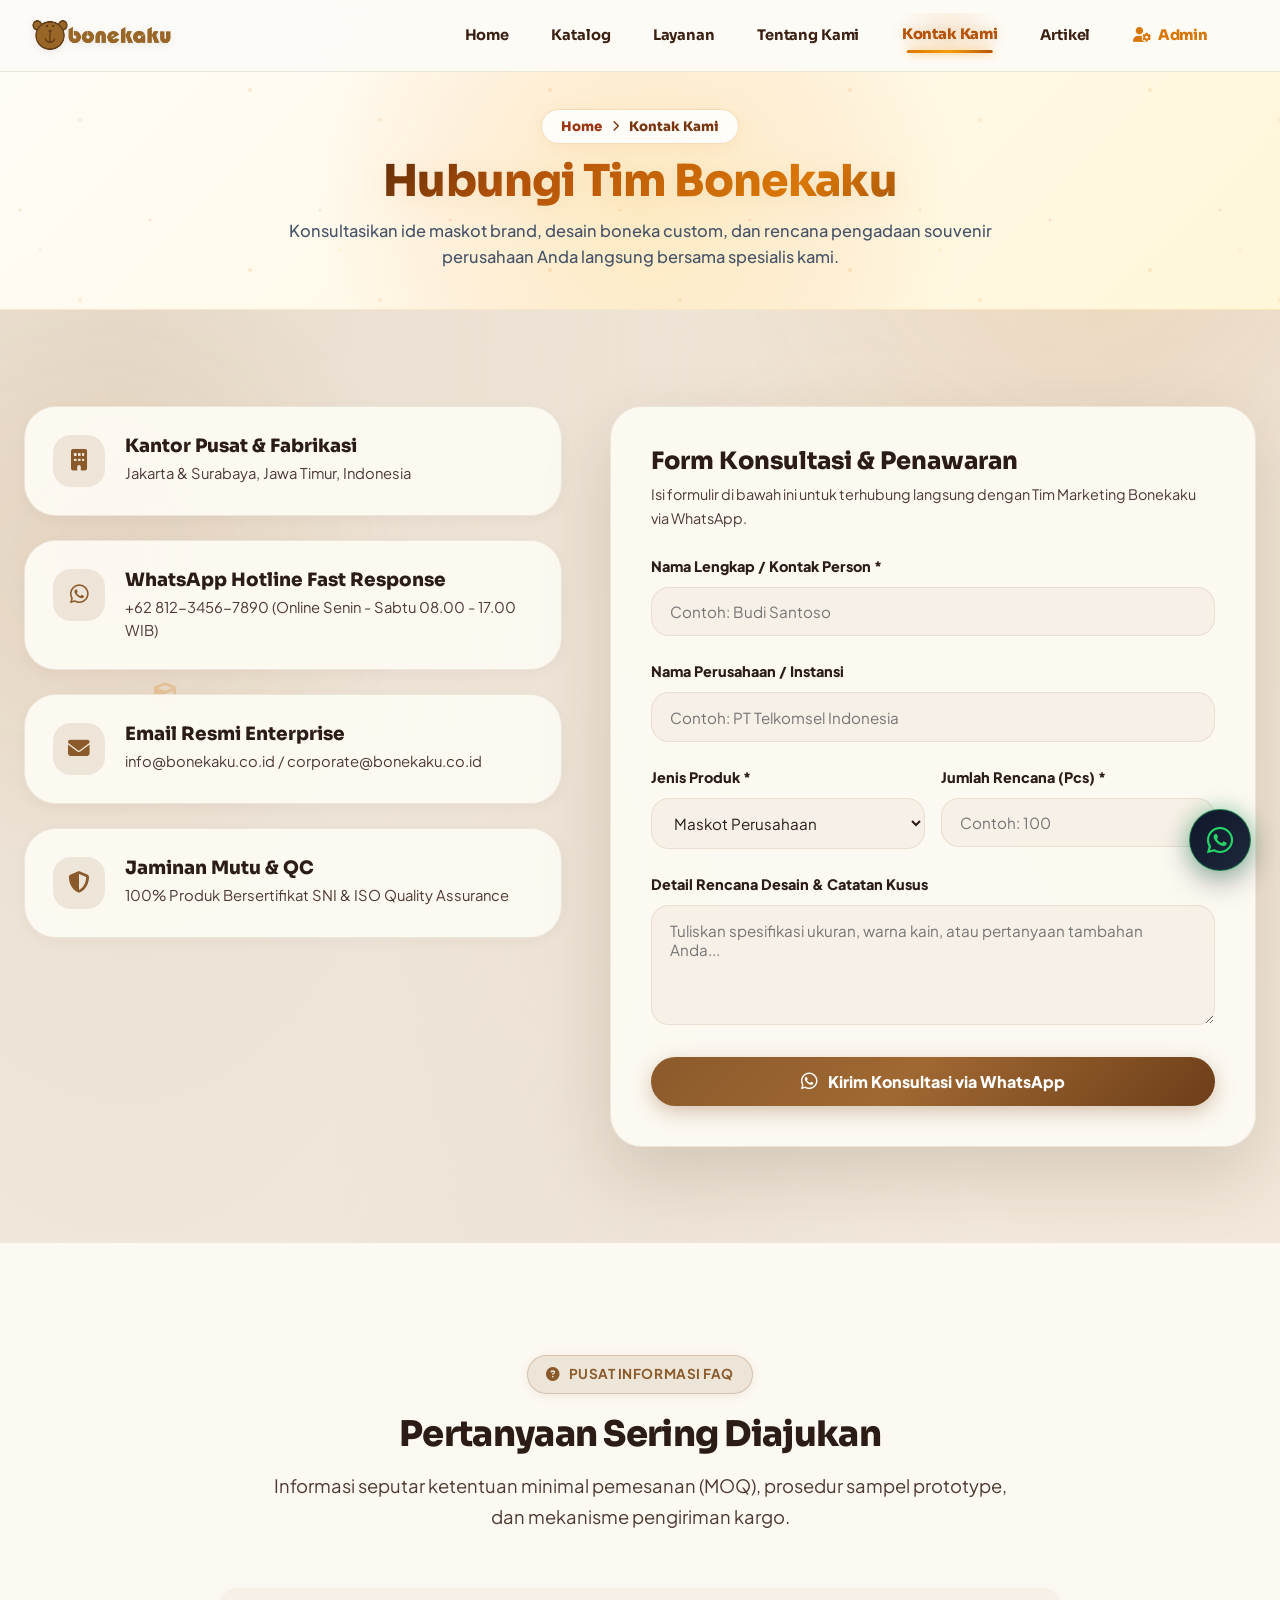
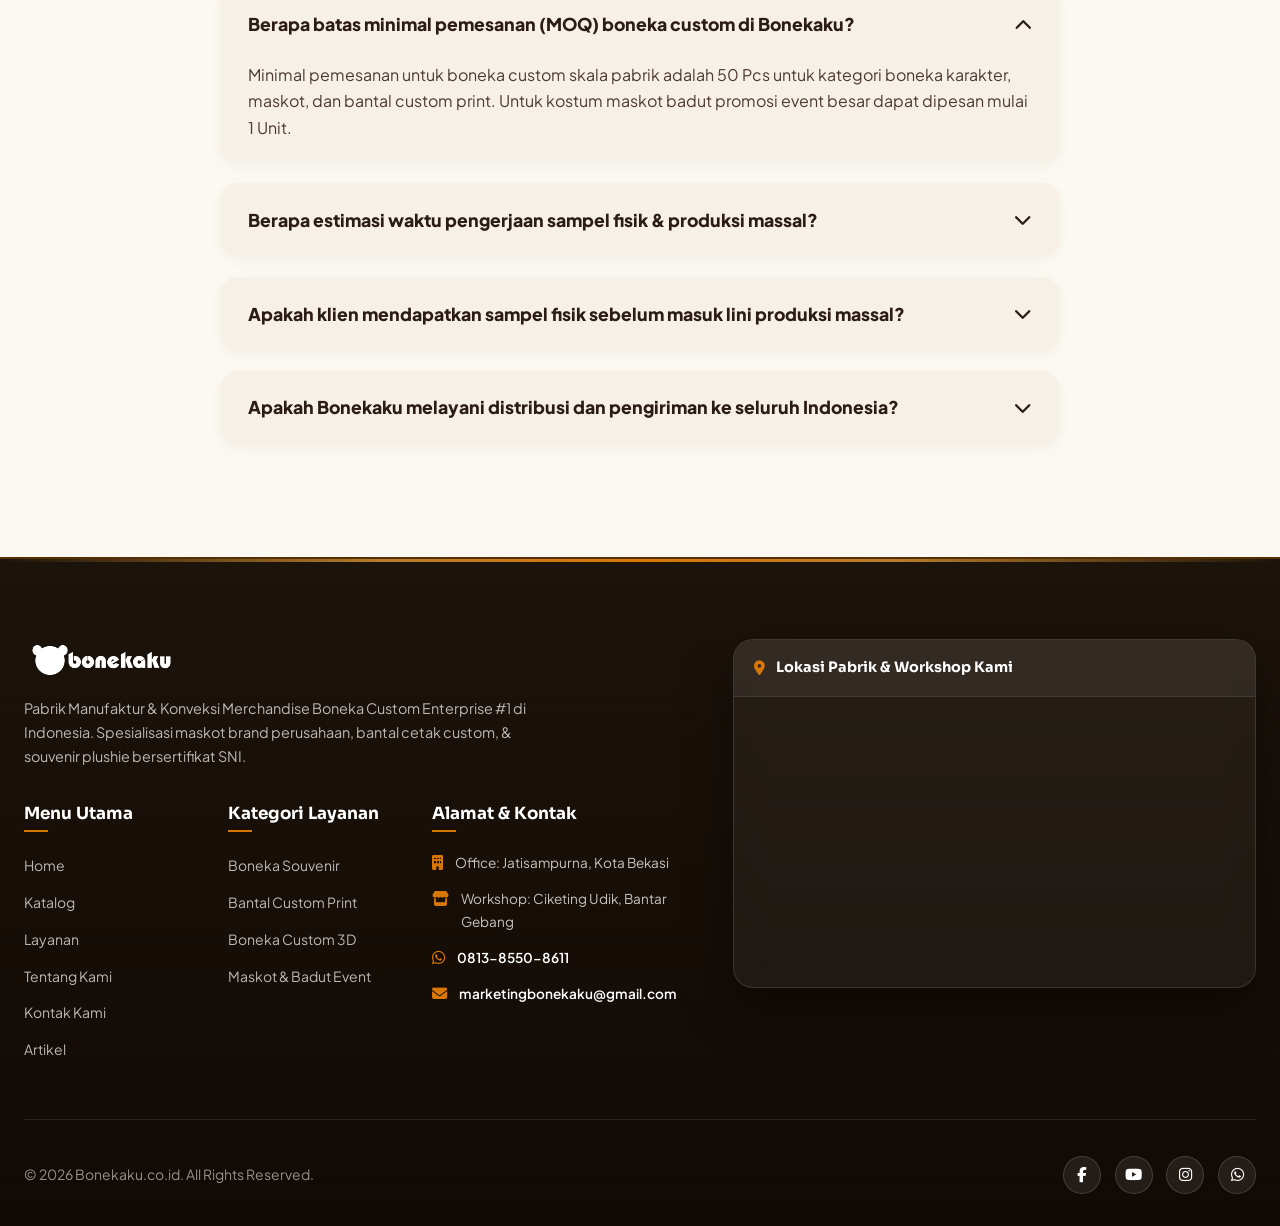
<file: kontak.html>
<!DOCTYPE html>
<html lang="id" data-theme="light">
<head>
  <meta charset="UTF-8">
  <meta name="viewport" content="width=device-width, initial-scale=1.0">
  <title>Kontak Kami & Konsultasi Desain &mdash; Bonekaku Enterprise</title>
  <meta name="description" content="Hubungi tim ahli manufaktur boneka custom Bonekaku Enterprise untuk konsultasi penawaran harga, pembuatan sampel prototype 3D, dan pengadaan corporate.">
  
  <!-- Favicon Icons -->
  <link rel="icon" type="image/png" sizes="32x32" href="Icon-001b-100x100_eA0g.png">
  <link rel="icon" type="image/png" sizes="192x192" href="Icon-001b-300x300_eA0g.png">
  <link rel="apple-touch-icon" href="Icon-001b-180x180_eA0g.png">
  <link rel="shortcut icon" href="Icon-001b-100x100_eA0g.png">
  
  <link rel="preconnect" href="https://fonts.googleapis.com">
  <link rel="preconnect" href="https://fonts.gstatic.com" crossorigin>
  <link href="https://fonts.googleapis.com/css2?family=Plus+Jakarta+Sans:ital,wght@0,300;0,400;0,500;0,600;0,700;0,800;1,400&display=swap" rel="stylesheet">
  <link rel="stylesheet" href="https://cdnjs.cloudflare.com/ajax/libs/font-awesome/6.4.0/css/all.min.css">
  <link rel="stylesheet" href="styles.css">
</head>
<body>

  <div class="scroll-progress-bar" id="scrollProgress"></div>



  <!-- FLOATING HEADER / NAVBAR -->
  <!-- PLAYFUL FUTURISTIC TOY UNIVERSE ANIMATED SCENE BACKGROUND -->
  <div class="animated-toy-universe-bg">
    <div class="toy-blob blob-1 floating-shape"></div>
    <div class="toy-blob blob-2 floating-shape"></div>
    <div class="toy-blob blob-3 floating-shape"></div>
    <div class="toy-particle particle-star-1 floating-shape"><i class="fas fa-star"></i></div>
    <div class="toy-particle particle-star-2 floating-shape"><i class="fas fa-certificate"></i></div>
    <div class="toy-particle particle-cloud-1 floating-shape"><i class="fas fa-cloud"></i></div>
    <div class="toy-particle particle-cube-1 floating-shape"><i class="fas fa-cube"></i></div>
    <div class="toy-particle particle-sparkle-1 floating-shape"><i class="fas fa-sparkles"></i></div>
    <div class="toy-particle particle-sparkle-2 floating-shape"><i class="fas fa-shapes"></i></div>
  </div>

  <header class="header" id="mainHeader">
    <div class="container">
      <div class="nav-wrapper">
        <a href="index.html" class="logo-brand">
          <img src="Logo-Baru-Bonekaku-600x163_eA0g.png" alt="Logo Bonekaku Enterprise" class="logo-img">
        </a>

        <ul class="nav-menu">
          <li><a href="index.html" class="nav-link">Home</a></li>
          <li><a href="katalog.html" class="nav-link">Katalog</a></li>
          <li><a href="layanan.html" class="nav-link">Layanan</a></li>
          <li><a href="tentang-kami.html" class="nav-link">Tentang Kami</a></li>
          <li><a href="kontak.html" class="nav-link active">Kontak Kami</a></li>
          <li><a href="artikel.html" class="nav-link">Artikel</a></li>
          <li><a href="login.html" class="nav-link admin-link" style="color:var(--accent-gold); font-weight:800;"><i class="fas fa-user-gear"></i> Admin</a></li>
        </ul>

        <div class="nav-actions">
          <button class="mobile-menu-toggle" id="mobileMenuBtn" onclick="toggleMobileMenu(event)" aria-label="Toggle Mobile Menu">
            <i class="fas fa-bars"></i>
          </button>
        </div>
      </div>
    </div>
  </header>

  <!-- SUBPAGE BANNER HEADER -->
  <section class="subpage-header-banner">
    <div class="container subpage-banner-content reveal-up">
      <div class="breadcrumb-trail">
        <a href="index.html">Home</a> <i class="fas fa-chevron-right" style="font-size:0.7rem;"></i> <span>Kontak Kami</span>
      </div>
      <h1 class="subpage-title">Hubungi Tim Bonekaku</h1>
      <p class="subpage-subtitle">Konsultasikan ide maskot brand, desain boneka custom, dan rencana pengadaan souvenir perusahaan Anda langsung bersama spesialis kami.</p>
    </div>
  </section>

  <!-- CONTACT & CONSULTATION SECTION -->
  <section class="contact-section" style="padding: 6rem 0;">
    <div class="container">
      <div class="contact-grid-wrapper">
        
        <!-- Left: Contact Cards -->
        <div class="contact-info-cards reveal-up">
          <div class="contact-card-item">
            <div class="contact-icon-box"><i class="fas fa-building"></i></div>
            <div class="contact-card-text">
              <h4>Kantor Pusat & Fabrikasi</h4>
              <p>Jakarta & Surabaya, Jawa Timur, Indonesia</p>
            </div>
          </div>

          <div class="contact-card-item">
            <div class="contact-icon-box"><i class="fab fa-whatsapp"></i></div>
            <div class="contact-card-text">
              <h4>WhatsApp Hotline Fast Response</h4>
              <p>+62 812-3456-7890 (Online Senin - Sabtu 08.00 - 17.00 WIB)</p>
            </div>
          </div>

          <div class="contact-card-item">
            <div class="contact-icon-box"><i class="fas fa-envelope"></i></div>
            <div class="contact-card-text">
              <h4>Email Resmi Enterprise</h4>
              <p>info@bonekaku.co.id / corporate@bonekaku.co.id</p>
            </div>
          </div>

          <div class="contact-card-item">
            <div class="contact-icon-box"><i class="fas fa-shield-halved"></i></div>
            <div class="contact-card-text">
              <h4>Jaminan Mutu & QC</h4>
              <p>100% Produk Bersertifikat SNI & ISO Quality Assurance</p>
            </div>
          </div>
        </div>

        <!-- Right: Interactive Consultation Form -->
        <div class="consultation-form-card reveal-scale delay-1">
          <h3 style="font-size: 1.5rem; margin-bottom: 0.5rem; font-weight:800;">Form Konsultasi & Penawaran</h3>
          <p style="font-size:0.9rem; color:var(--text-secondary); margin-bottom:1.5rem;">Isi formulir di bawah ini untuk terhubung langsung dengan Tim Marketing Bonekaku via WhatsApp.</p>

          <form id="consultationForm" onsubmit="handleFormSubmit(event)">
            <div class="form-group-custom">
              <label for="formName">Nama Lengkap / Kontak Person *</label>
              <input type="text" id="formName" class="form-control-custom" placeholder="Contoh: Budi Santoso" required>
            </div>

            <div class="form-group-custom">
              <label for="formCompany">Nama Perusahaan / Instansi</label>
              <input type="text" id="formCompany" class="form-control-custom" placeholder="Contoh: PT Telkomsel Indonesia">
            </div>

            <div style="display:grid; grid-template-columns:1fr 1fr; gap:1rem;">
              <div class="form-group-custom">
                <label for="formType">Jenis Produk *</label>
                <select id="formType" class="form-control-custom" required>
                  <option value="Maskot Perusahaan">Maskot Perusahaan</option>
                  <option value="Boneka Custom">Boneka Custom</option>
                  <option value="Bantal Custom Print">Bantal Custom Print</option>
                  <option value="Boneka Wisuda / Souvenir">Boneka Wisuda / Souvenir</option>
                  <option value="Kostum Badut Event">Kostum Badut Event</option>
                </select>
              </div>

              <div class="form-group-custom">
                <label for="formQty">Jumlah Rencana (Pcs) *</label>
                <input type="number" id="formQty" class="form-control-custom" placeholder="Contoh: 100" min="50" required>
              </div>
            </div>

            <div class="form-group-custom">
              <label for="formMessage">Detail Rencana Desain & Catatan Kusus</label>
              <textarea id="formMessage" class="form-control-custom" placeholder="Tuliskan spesifikasi ukuran, warna kain, atau pertanyaan tambahan Anda..."></textarea>
            </div>

            <button type="submit" class="btn btn-primary btn-whatsapp" style="width:100%; font-size:1rem; padding:0.9rem;">
              <i class="fab fa-whatsapp" style="font-size:1.2rem;"></i> Kirim Konsultasi via WhatsApp
            </button>
          </form>
        </div>

      </div>
    </div>
  </section>

  <!-- FAQ ACCORDION SECTION -->
  <section class="faq-section" id="faq">
    <div class="container">
      <div class="section-header reveal-up">
        <span class="section-tag"><i class="fas fa-circle-question"></i> Pusat Informasi FAQ</span>
        <h2>Pertanyaan Sering Diajukan</h2>
        <p>Informasi seputar ketentuan minimal pemesanan (MOQ), prosedur sampel prototype, dan mekanisme pengiriman kargo.</p>
      </div>

      <div class="faq-wrapper reveal-up delay-1">
        <div class="faq-item active">
          <div class="faq-header">
            <span>Berapa batas minimal pemesanan (MOQ) boneka custom di Bonekaku?</span>
            <i class="fas fa-chevron-down"></i>
          </div>
          <div class="faq-body">
            Minimal pemesanan untuk boneka custom skala pabrik adalah 50 Pcs untuk kategori boneka karakter, maskot, dan bantal custom print. Untuk kostum maskot badut promosi event besar dapat dipesan mulai 1 Unit.
          </div>
        </div>

        <div class="faq-item">
          <div class="faq-header">
            <span>Berapa estimasi waktu pengerjaan sampel fisik & produksi massal?</span>
            <i class="fas fa-chevron-down"></i>
          </div>
          <div class="faq-body">
            Pembuatan sampel fisik prototype membutuhkan waktu sekitar 3-5 hari kerja. Setelah sampel disetujui (ACC), waktu produksi massal berkisar antara 10-20 hari kerja tergantung pada volume kuantitas dan tingkat kerumitan desain.
          </div>
        </div>

        <div class="faq-item">
          <div class="faq-header">
            <span>Apakah klien mendapatkan sampel fisik sebelum masuk lini produksi massal?</span>
            <i class="fas fa-chevron-down"></i>
          </div>
          <div class="faq-body">
            Tentu saja. Kami senantiasa memproduksi sampel fisik / prototype terlebih dahulu agar Anda dapat memeriksa langsung tekstur bahan, dimensi ukuran, serta kerapian bordir sebelum proses cetak massal dijalankan.
          </div>
        </div>

        <div class="faq-item">
          <div class="faq-header">
            <span>Apakah Bonekaku melayani distribusi dan pengiriman ke seluruh Indonesia?</span>
            <i class="fas fa-chevron-down"></i>
          </div>
          <div class="faq-body">
            Ya, kami bermitra dengan berbagai jaringan ekspedisi kargo darat, laut, dan udara terpercaya (JNE, J&T, Indah Cargo, Dakota, dll.) untuk menjamin distribusi yang aman, teracak, dan ekonomis ke seluruh wilayah Indonesia.
          </div>
        </div>
      </div>
    </div>
  </section>

  <!-- FLOATING WHATSAPP CHAT DRAWER -->
  <div class="wa-floating-container">
    <div class="wa-chat-drawer" id="waChatDrawer">
      <div class="wa-chat-header">
        <div>
          <h4>Bonekaku Customer Support</h4>
          <p><i class="fas fa-circle" style="color:#25d366; font-size:0.7rem;"></i> Online - Balas Cepat</p>
        </div>
      </div>
      <div class="wa-chat-body">
        <div class="wa-chat-msg">
          Halo! 👋 Ada yang bisa kami bantu? Anda dapat langsung menghubungi CS kami via WhatsApp.
        </div>
        <a href="https://wa.me/6281385508611?text=Halo%20Admin,%20saya%20ingin%20konsultasi%20langsung" target="_blank" class="wa-option-link">
          <i class="fab fa-whatsapp" style="color:var(--accent-brand);"></i> Live Chat WhatsApp
        </a>
      </div>
    </div>
    <button class="floating-wa-btn" id="waFloatingBtn" title="Chat Customer Service">
      <i class="fab fa-whatsapp"></i>
    </button>
  </div>

  <!-- COMBINED LUXURY FOOTER WITH INTEGRATED MAP -->
  <footer class="footer" id="contact-map">
    <div class="container">
      <div class="footer-split-layout">
        
        <!-- Left Side: Brand, Navigation & Contact -->
        <div class="footer-left-content">
          <div class="footer-brand-header">
            <img src="Logo-Baru-Bonekaku-600x163_eA0g.png" alt="Logo Bonekaku Enterprise Footer" class="footer-logo">
            <p class="footer-brand-desc">
              Pabrik Manufaktur & Konveksi Merchandise Boneka Custom Enterprise #1 di Indonesia. Spesialisasi maskot brand perusahaan, bantal cetak custom, & souvenir plushie bersertifikat SNI.
            </p>
          </div>

          <div class="footer-columns-grid">
            <!-- Col 1: Menu Utama -->
            <div class="footer-col">
              <h4>Menu Utama</h4>
              <ul class="footer-links">
                <li><a href="index.html">Home</a></li>
                <li><a href="katalog.html">Katalog</a></li>
                <li><a href="layanan.html">Layanan</a></li>
                <li><a href="tentang-kami.html">Tentang Kami</a></li>
                <li><a href="kontak.html">Kontak Kami</a></li>
                <li><a href="artikel.html">Artikel</a></li>
              </ul>
            </div>

            <!-- Col 2: Kategori Layanan -->
            <div class="footer-col">
              <h4>Kategori Layanan</h4>
              <ul class="footer-links">
                <li><a href="layanan.html">Boneka Souvenir</a></li>
                <li><a href="layanan.html">Bantal Custom Print</a></li>
                <li><a href="layanan.html">Boneka Custom 3D</a></li>
                <li><a href="layanan.html">Maskot & Badut Event</a></li>
              </ul>
            </div>

            <!-- Col 3: Informasi Kontak -->
            <div class="footer-col">
              <h4>Alamat & Kontak</h4>
              <ul class="footer-contact-list">
                <li><i class="fas fa-building"></i> <span>Office: Jatisampurna, Kota Bekasi</span></li>
                <li><i class="fas fa-store"></i> <span>Workshop: Ciketing Udik, Bantar Gebang</span></li>
                <li><i class="fab fa-whatsapp"></i> <a href="tel:081385508611">0813-8550-8611</a></li>
                <li><i class="fas fa-envelope"></i> <a href="mailto:marketingbonekaku@gmail.com">marketingbonekaku@gmail.com</a></li>
              </ul>
            </div>
          </div>
        </div>

        <!-- Right Side: Modern Integrated Google Maps Widget -->
        <div class="footer-right-map">
          <div class="footer-map-widget">
            <div class="footer-map-header">
              <i class="fas fa-location-dot" style="color:var(--accent-gold);"></i>
              <span>Lokasi Pabrik & Workshop Kami</span>
            </div>
            <div class="footer-map-frame">
              <iframe 
                src="https://www.google.com/maps/embed?pb=!1m18!1m12!1m3!1d3965.257088921865!2d106.92482357499144!3d-6.360773993629255!2m3!1f0!2f0!3f0!3m2!1i1024!2i768!4f13.1!3m3!1m2!1s0x2e699368d4f40f0d%3A0x6a2c2b3e405a415a!2sJl.%20Raya%20Kranggan%2C%20Jatisampurna%2C%20Kota%20Bks%2C%20Jawa%20Barat!5e0!3m2!1sid!2sid!4v1700000000000!5m2!1sid!2sid" 
                width="100%" 
                height="100%" 
                style="border:0;" 
                allowfullscreen="" 
                loading="lazy" 
                referrerpolicy="no-referrer-when-downgrade"
                title="Lokasi Pabrik Bonekaku Jatisampurna Bekasi">
              </iframe>
            </div>
          </div>
        </div>

      </div>

      <div class="footer-bottom">
        <p>&copy; 2026 Bonekaku.co.id. All Rights Reserved.</p>
        <div class="footer-social-links">
          <a href="https://facebook.com" target="_blank" aria-label="Facebook"><i class="fab fa-facebook-f"></i></a>
          <a href="https://youtube.com" target="_blank" aria-label="YouTube"><i class="fab fa-youtube"></i></a>
          <a href="https://instagram.com" target="_blank" aria-label="Instagram"><i class="fab fa-instagram"></i></a>
          <a href="https://wa.me/6281385508611" target="_blank" aria-label="WhatsApp"><i class="fab fa-whatsapp"></i></a>
        </div>
      </div>
    </div>
  </footer>

  <script src="app.js"></script>
  <script>
    function handleFormSubmit(e) {
      e.preventDefault();
      const name = document.getElementById('formName').value;
      const company = document.getElementById('formCompany').value || '-';
      const type = document.getElementById('formType').value;
      const qty = document.getElementById('formQty').value;
      const msg = document.getElementById('formMessage').value || '-';

      const text = `Halo Admin Bonekaku, saya ingin berkonsultasi mengenai pesanan custom:
- Nama: ${name}
- Perusahaan: ${company}
- Jenis Produk: ${type}
- Kuantitas: ${qty} Pcs
- Pesan / Catatan: ${msg}

Mohon bantuannya untuk penawaran harga & prosedur pembuatan prototype 3D. Terima kasih!`;

      const encoded = encodeURIComponent(text);
      window.open(`https://wa.me/6281385508611?text=${encoded}`, '_blank');
    }
  </script>
</body>
</html>
</file>
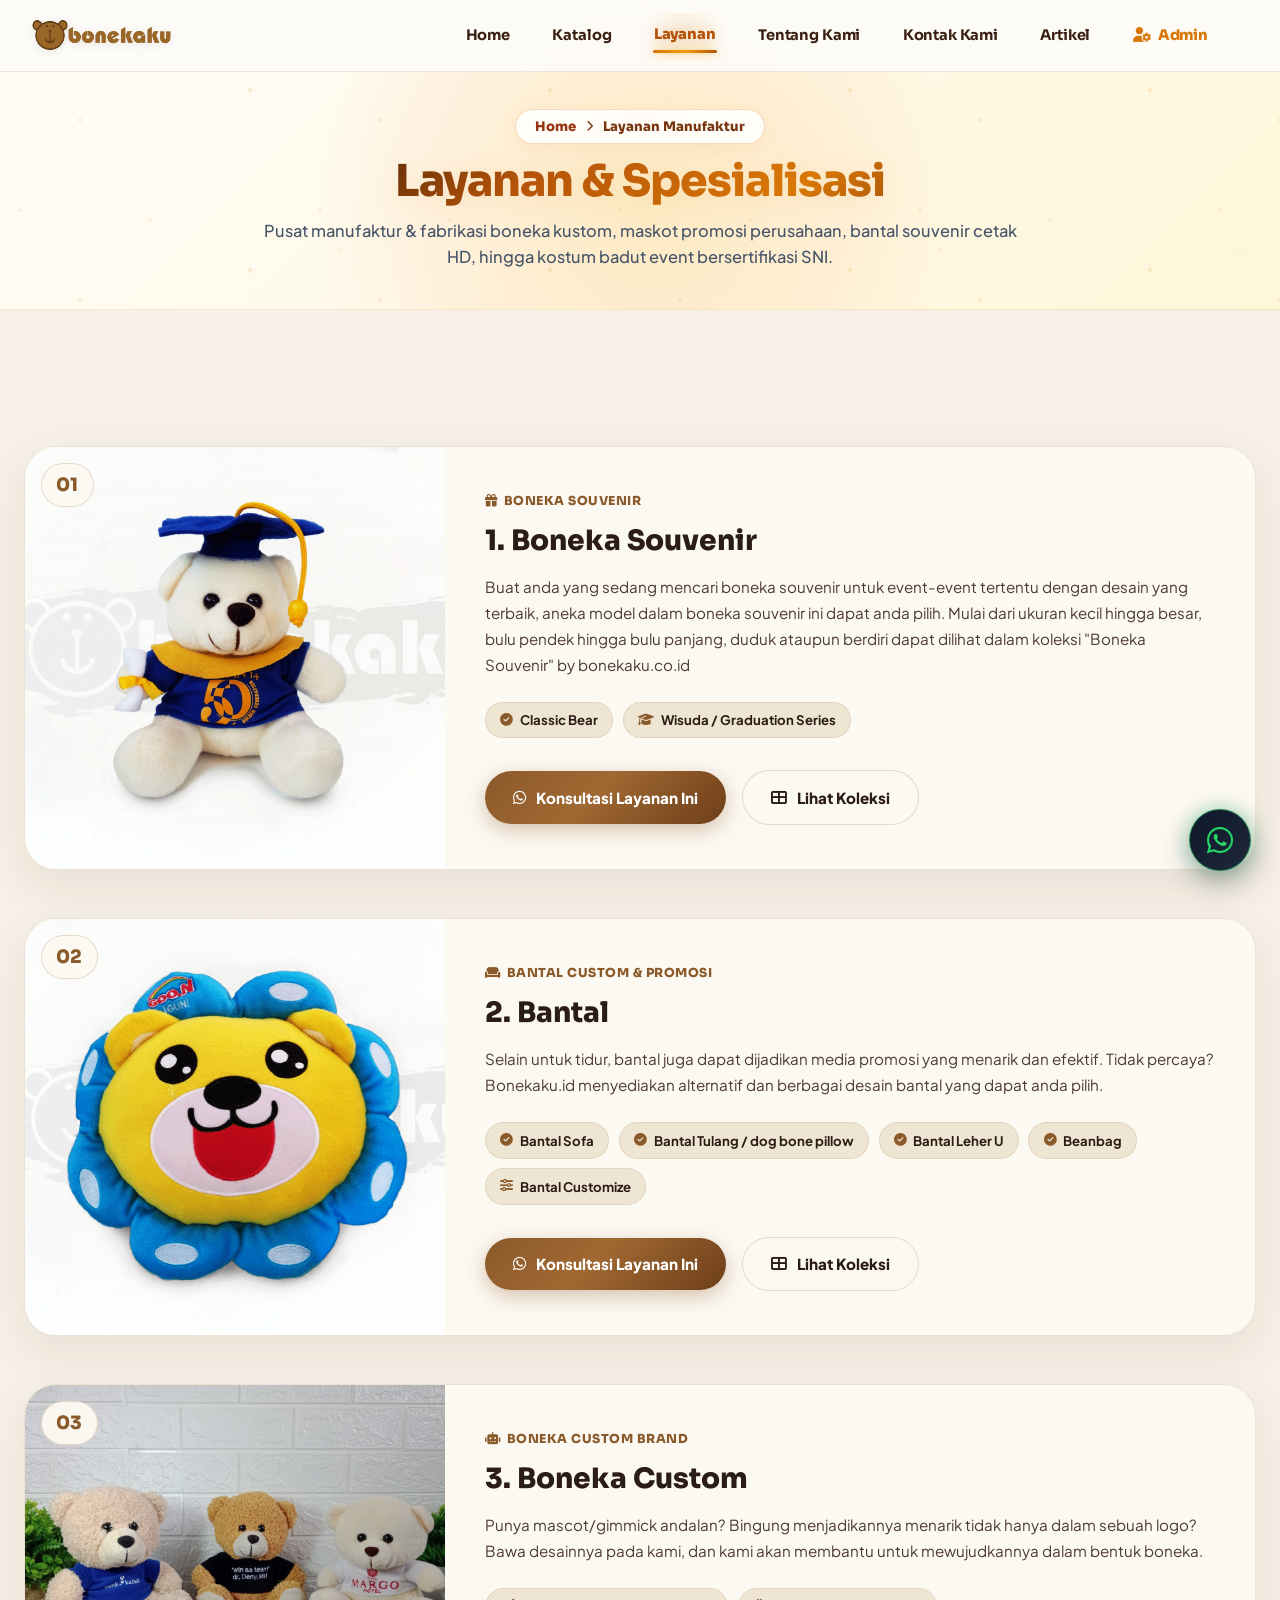
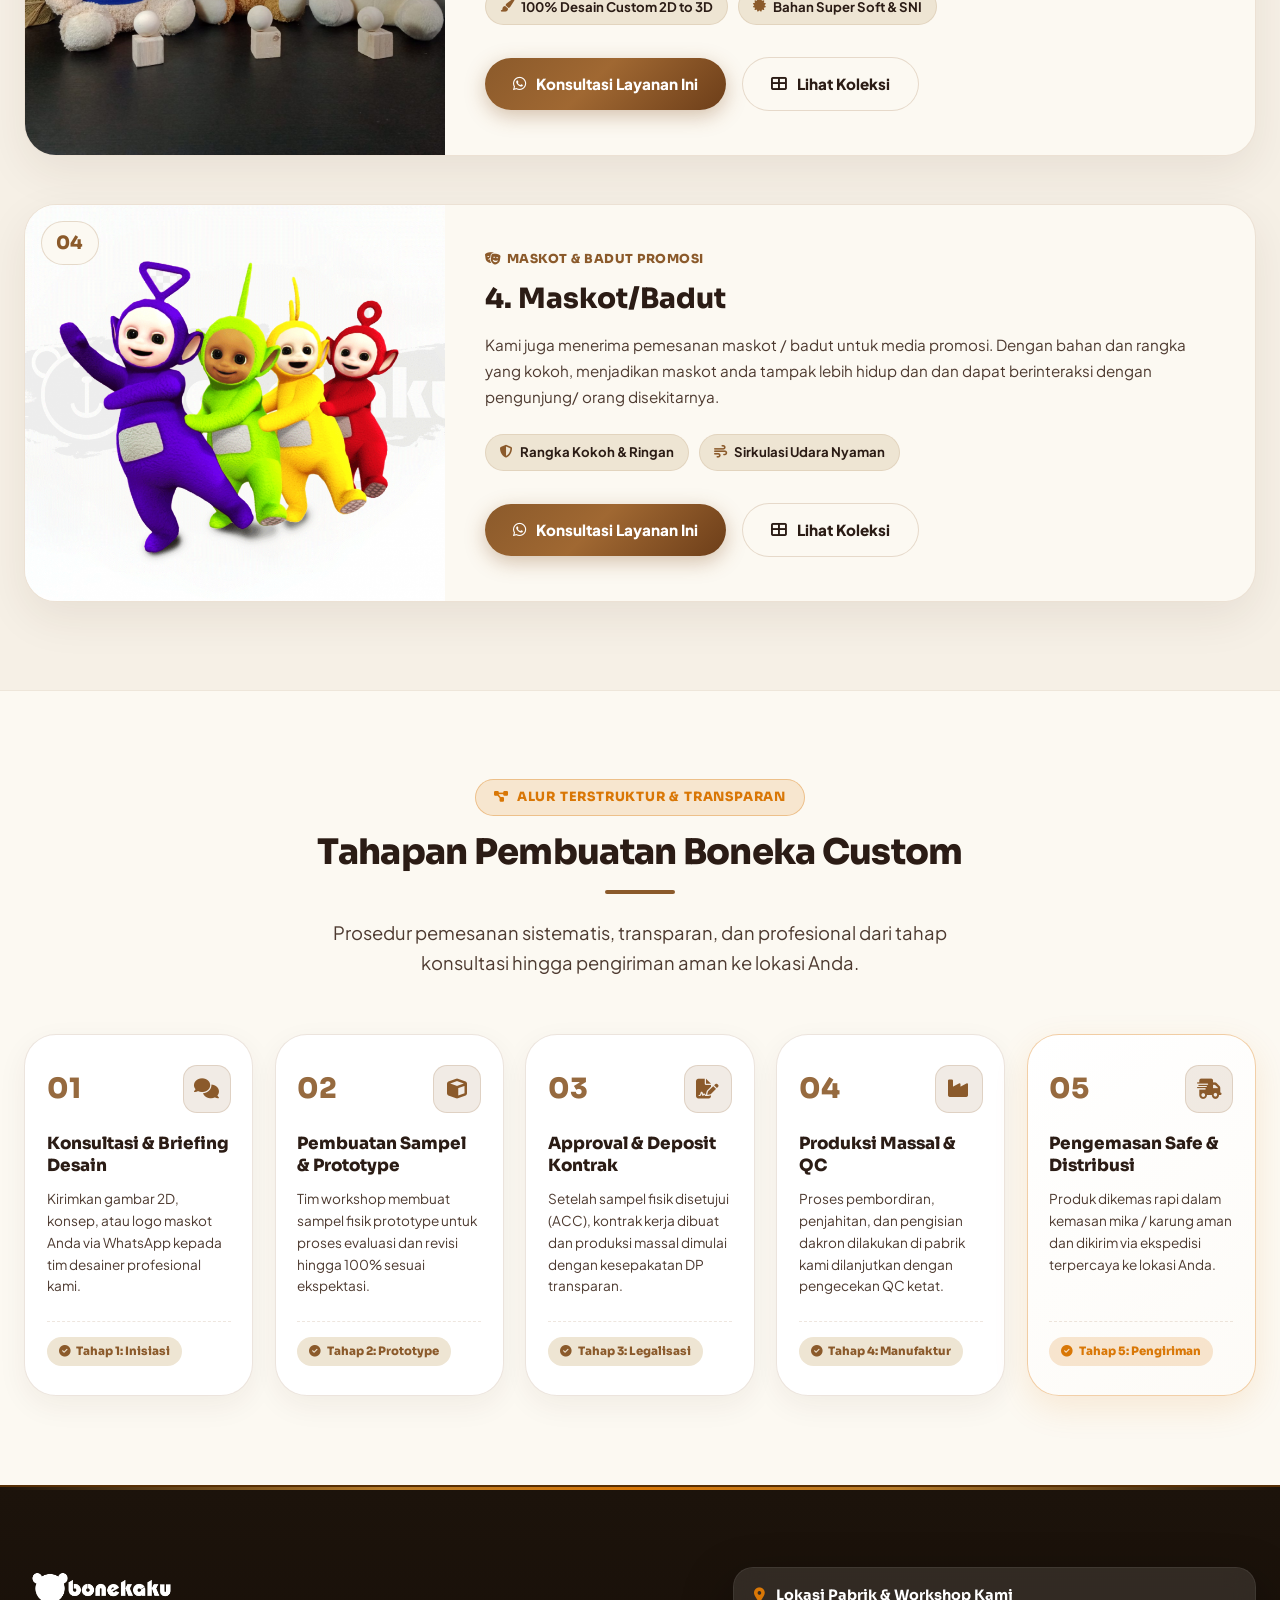
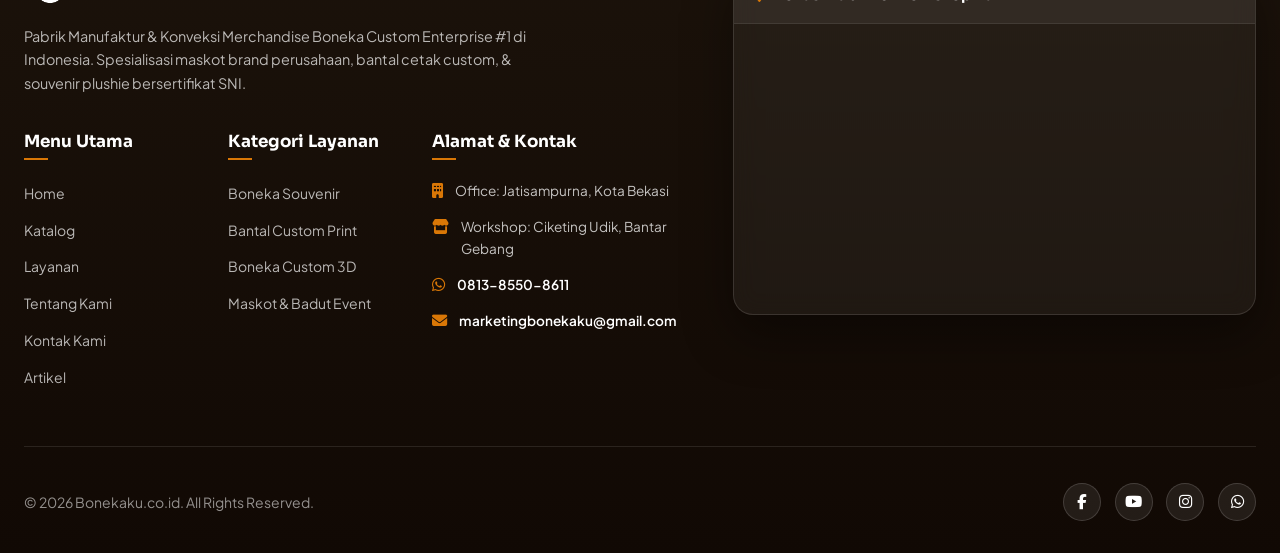
<file: layanan.html>
<!DOCTYPE html>
<html lang="id" data-theme="light">
<head>
  <meta charset="UTF-8">
  <meta name="viewport" content="width=device-width, initial-scale=1.0">
  <title>Layanan & Kategori Manufaktur &mdash; Bonekaku Enterprise</title>
  <meta name="description" content="Layanan spesialisasi pembuatan boneka custom, maskot perusahaan, bantal print digital, dan souvenir event bersertifikasi SNI dari Bonekaku Enterprise.">
  
  <!-- Favicon Icons -->
  <link rel="icon" type="image/png" sizes="32x32" href="Icon-001b-100x100_eA0g.png">
  <link rel="icon" type="image/png" sizes="192x192" href="Icon-001b-300x300_eA0g.png">
  <link rel="apple-touch-icon" href="Icon-001b-180x180_eA0g.png">
  <link rel="shortcut icon" href="Icon-001b-100x100_eA0g.png">
  
  <link rel="preconnect" href="https://fonts.googleapis.com">
  <link rel="preconnect" href="https://fonts.gstatic.com" crossorigin>
  <link href="https://fonts.googleapis.com/css2?family=Plus+Jakarta+Sans:ital,wght@0,300;0,400;0,500;0,600;0,700;0,800;1,400&display=swap" rel="stylesheet">
  <link rel="stylesheet" href="https://cdnjs.cloudflare.com/ajax/libs/font-awesome/6.4.0/css/all.min.css">
  <link rel="stylesheet" href="styles.css">
</head>
<body>

  <div class="scroll-progress-bar" id="scrollProgress"></div>



  <!-- FLOATING HEADER / NAVBAR -->
  <!-- PLAYFUL FUTURISTIC TOY UNIVERSE ANIMATED SCENE BACKGROUND -->
  <div class="animated-toy-universe-bg">
    <div class="toy-blob blob-1 floating-shape"></div>
    <div class="toy-blob blob-2 floating-shape"></div>
    <div class="toy-blob blob-3 floating-shape"></div>
    <div class="toy-particle particle-star-1 floating-shape"><i class="fas fa-star"></i></div>
    <div class="toy-particle particle-star-2 floating-shape"><i class="fas fa-certificate"></i></div>
    <div class="toy-particle particle-cloud-1 floating-shape"><i class="fas fa-cloud"></i></div>
    <div class="toy-particle particle-cube-1 floating-shape"><i class="fas fa-cube"></i></div>
    <div class="toy-particle particle-sparkle-1 floating-shape"><i class="fas fa-sparkles"></i></div>
    <div class="toy-particle particle-sparkle-2 floating-shape"><i class="fas fa-shapes"></i></div>
  </div>

  <header class="header" id="mainHeader">
    <div class="container">
      <div class="nav-wrapper">
        <a href="index.html" class="logo-brand">
          <img src="Logo-Baru-Bonekaku-600x163_eA0g.png" alt="Logo Bonekaku Enterprise" class="logo-img">
        </a>

        <ul class="nav-menu">
          <li><a href="index.html" class="nav-link">Home</a></li>
          <li><a href="katalog.html" class="nav-link">Katalog</a></li>
          <li><a href="layanan.html" class="nav-link active">Layanan</a></li>
          <li><a href="tentang-kami.html" class="nav-link">Tentang Kami</a></li>
          <li><a href="kontak.html" class="nav-link">Kontak Kami</a></li>
          <li><a href="artikel.html" class="nav-link">Artikel</a></li>
          <li><a href="login.html" class="nav-link admin-link" style="color:var(--accent-gold); font-weight:800;"><i class="fas fa-user-gear"></i> Admin</a></li>
        </ul>

        <div class="nav-actions">
          <button class="mobile-menu-toggle" id="mobileMenuBtn" onclick="toggleMobileMenu(event)" aria-label="Toggle Mobile Menu">
            <i class="fas fa-bars"></i>
          </button>
        </div>
      </div>
    </div>
  </header>

  <!-- SUBPAGE BANNER HEADER -->
  <section class="subpage-header-banner">
    <div class="container subpage-banner-content reveal-up">
      <div class="breadcrumb-trail">
        <a href="index.html">Home</a> <i class="fas fa-chevron-right" style="font-size:0.7rem;"></i> <span>Layanan Manufaktur</span>
      </div>
      <h1 class="subpage-title">Layanan & Spesialisasi</h1>
      <p class="subpage-subtitle">Pusat manufaktur & fabrikasi boneka kustom, maskot promosi perusahaan, bantal souvenir cetak HD, hingga kostum badut event bersertifikasi SNI.</p>
    </div>
  </section>

  <!-- ==========================================
       PRIMARY SERVICES CATALOG (EXACT SS_1511 VERBATIM REFERENCE)
       ========================================== -->
  <section class="ss1511-services-section" id="services">
    <div class="container">

      <div class="ss1511-services-list">
        
        <!-- 1. Boneka Souvenir -->
        <div class="ss1511-service-card reveal-up delay-1">
          <div class="ss1511-service-img-wrapper">
            <img src="Image-Graduation-series-04-1030x729_eA0g.png" alt="Boneka Souvenir Custom" class="ss1511-service-img">
            <span class="ss1511-service-num">01</span>
          </div>
          
          <div class="ss1511-service-content">
            <div class="ss1511-service-badge">
              <i class="fas fa-gift"></i> Boneka Souvenir
            </div>
            <h3 class="ss1511-service-title">1. Boneka Souvenir</h3>
            <p class="ss1511-service-desc">
              Buat anda yang sedang mencari boneka souvenir untuk event-event tertentu dengan desain yang terbaik, aneka model dalam boneka souvenir ini dapat anda pilih. Mulai dari ukuran kecil hingga besar, bulu pendek hingga bulu panjang, duduk ataupun berdiri dapat dilihat dalam koleksi "Boneka Souvenir" by bonekaku.co.id
            </p>
            
            <div class="ss1511-variant-tags">
              <span class="variant-pill"><i class="fas fa-check-circle"></i> Classic Bear</span>
              <span class="variant-pill"><i class="fas fa-graduation-cap"></i> Wisuda / Graduation Series</span>
            </div>

            <div class="ss1511-card-action">
              <a href="https://wa.me/6281385508611?text=Halo%20Admin%20Bonekaku,%20saya%20tertarik%20dengan%20Layanan%201.%20Boneka%20Souvenir" target="_blank" class="btn btn-primary btn-sm">
                <i class="fab fa-whatsapp"></i> Konsultasi Layanan Ini
              </a>
              <a href="katalog.html" class="btn btn-secondary btn-sm">
                <i class="fas fa-th-large"></i> Lihat Koleksi
              </a>
            </div>
          </div>
        </div>

        <!-- 2. Bantal -->
        <div class="ss1511-service-card reveal-up delay-2">
          <div class="ss1511-service-img-wrapper">
            <img src="Image-Bantal-06-1030x729_eA0g.png" alt="Bantal Custom Promosi" class="ss1511-service-img">
            <span class="ss1511-service-num">02</span>
          </div>
          
          <div class="ss1511-service-content">
            <div class="ss1511-service-badge">
              <i class="fas fa-couch"></i> Bantal Custom & Promosi
            </div>
            <h3 class="ss1511-service-title">2. Bantal</h3>
            <p class="ss1511-service-desc">
              Selain untuk tidur, bantal juga dapat dijadikan media promosi yang menarik dan efektif. Tidak percaya? Bonekaku.id menyediakan alternatif dan berbagai desain bantal yang dapat anda pilih.
            </p>
            
            <div class="ss1511-variant-tags">
              <span class="variant-pill"><i class="fas fa-check-circle"></i> Bantal Sofa</span>
              <span class="variant-pill"><i class="fas fa-check-circle"></i> Bantal Tulang / dog bone pillow</span>
              <span class="variant-pill"><i class="fas fa-check-circle"></i> Bantal Leher U</span>
              <span class="variant-pill"><i class="fas fa-check-circle"></i> Beanbag</span>
              <span class="variant-pill"><i class="fas fa-sliders"></i> Bantal Customize</span>
            </div>

            <div class="ss1511-card-action">
              <a href="https://wa.me/6281385508611?text=Halo%20Admin%20Bonekaku,%20saya%20tertarik%20dengan%20Layanan%202.%20Bantal" target="_blank" class="btn btn-primary btn-sm">
                <i class="fab fa-whatsapp"></i> Konsultasi Layanan Ini
              </a>
              <a href="katalog.html" class="btn btn-secondary btn-sm">
                <i class="fas fa-th-large"></i> Lihat Koleksi
              </a>
            </div>
          </div>
        </div>

        <!-- 3. Boneka Custom -->
        <div class="ss1511-service-card reveal-up delay-3">
          <div class="ss1511-service-img-wrapper">
            <img src="Boneka-Bear-Arnold-20-3outfit-1536x1152_eA0g.jpg" alt="Boneka Custom Mascot" class="ss1511-service-img">
            <span class="ss1511-service-num">03</span>
          </div>
          
          <div class="ss1511-service-content">
            <div class="ss1511-service-badge">
              <i class="fas fa-robot"></i> Boneka Custom Brand
            </div>
            <h3 class="ss1511-service-title">3. Boneka Custom</h3>
            <p class="ss1511-service-desc">
              Punya mascot/gimmick andalan? Bingung menjadikannya menarik tidak hanya dalam sebuah logo? Bawa desainnya pada kami, dan kami akan membantu untuk mewujudkannya dalam bentuk boneka.
            </p>

            <div class="ss1511-variant-tags">
              <span class="variant-pill"><i class="fas fa-paint-brush"></i> 100% Desain Custom 2D to 3D</span>
              <span class="variant-pill"><i class="fas fa-certificate"></i> Bahan Super Soft & SNI</span>
            </div>

            <div class="ss1511-card-action">
              <a href="https://wa.me/6281385508611?text=Halo%20Admin%20Bonekaku,%20saya%20tertarik%20dengan%20Layanan%203.%20Boneka%20Custom" target="_blank" class="btn btn-primary btn-sm">
                <i class="fab fa-whatsapp"></i> Konsultasi Layanan Ini
              </a>
              <a href="katalog.html" class="btn btn-secondary btn-sm">
                <i class="fas fa-th-large"></i> Lihat Koleksi
              </a>
            </div>
          </div>
        </div>

        <!-- 4. Maskot/Badut -->
        <div class="ss1511-service-card reveal-up delay-4">
          <div class="ss1511-service-img-wrapper">
            <img src="Image-Badut-1030x729_eA0g.png" alt="Maskot dan Badut Promosi" class="ss1511-service-img">
            <span class="ss1511-service-num">04</span>
          </div>
          
          <div class="ss1511-service-content">
            <div class="ss1511-service-badge">
              <i class="fas fa-masks-theater"></i> Maskot & Badut Promosi
            </div>
            <h3 class="ss1511-service-title">4. Maskot/Badut</h3>
            <p class="ss1511-service-desc">
              Kami juga menerima pemesanan maskot / badut untuk media promosi. Dengan bahan dan rangka yang kokoh, menjadikan maskot anda tampak lebih hidup dan dan dapat berinteraksi dengan pengunjung/ orang disekitarnya.
            </p>

            <div class="ss1511-variant-tags">
              <span class="variant-pill"><i class="fas fa-shield-alt"></i> Rangka Kokoh & Ringan</span>
              <span class="variant-pill"><i class="fas fa-wind"></i> Sirkulasi Udara Nyaman</span>
            </div>

            <div class="ss1511-card-action">
              <a href="https://wa.me/6281385508611?text=Halo%20Admin%20Bonekaku,%20saya%20tertarik%20dengan%20Layanan%204.%20Maskot/Badut" target="_blank" class="btn btn-primary btn-sm">
                <i class="fab fa-whatsapp"></i> Konsultasi Layanan Ini
              </a>
              <a href="katalog.html" class="btn btn-secondary btn-sm">
                <i class="fas fa-th-large"></i> Lihat Koleksi
              </a>
            </div>
          </div>
        </div>

      </div>
    </div>
  </section>

  <!-- MANUFACTURING PROCESS SECTION (ULTRA-MODERN WORKFLOW BENTO GRID) -->
  <section class="process-section" id="process">
    <div class="container">
      <div class="section-header reveal-up" style="text-align: center;">
        <span class="section-tag-gold"><i class="fas fa-diagram-project"></i> ALUR TERSTRUKTUR & TRANSPARAN</span>
        <h2 class="process-section-title">Tahapan Pembuatan Boneka Custom</h2>
        <div class="process-title-bar"></div>
        <p class="process-section-desc">Prosedur pemesanan sistematis, transparan, dan profesional dari tahap konsultasi hingga pengiriman aman ke lokasi Anda.</p>
      </div>

      <div class="process-cards-grid reveal-up delay-1">
        
        <!-- Step 1 -->
        <div class="process-step-card">
          <div class="step-card-header">
            <span class="step-badge-number">01</span>
            <div class="step-icon-circle"><i class="fas fa-comments"></i></div>
          </div>
          <h4 class="step-card-title">Konsultasi & Briefing Desain</h4>
          <p class="step-card-text">Kirimkan gambar 2D, konsep, atau logo maskot Anda via WhatsApp kepada tim desainer profesional kami.</p>
          <div class="step-card-footer">
            <span class="step-phase-pill"><i class="fas fa-circle-check"></i> Tahap 1: Inisiasi</span>
          </div>
        </div>

        <!-- Step 2 -->
        <div class="process-step-card">
          <div class="step-card-header">
            <span class="step-badge-number">02</span>
            <div class="step-icon-circle"><i class="fas fa-cube"></i></div>
          </div>
          <h4 class="step-card-title">Pembuatan Sampel & Prototype</h4>
          <p class="step-card-text">Tim workshop membuat sampel fisik prototype untuk proses evaluasi dan revisi hingga 100% sesuai ekspektasi.</p>
          <div class="step-card-footer">
            <span class="step-phase-pill"><i class="fas fa-circle-check"></i> Tahap 2: Prototype</span>
          </div>
        </div>

        <!-- Step 3 -->
        <div class="process-step-card">
          <div class="step-card-header">
            <span class="step-badge-number">03</span>
            <div class="step-icon-circle"><i class="fas fa-file-signature"></i></div>
          </div>
          <h4 class="step-card-title">Approval & Deposit Kontrak</h4>
          <p class="step-card-text">Setelah sampel fisik disetujui (ACC), kontrak kerja dibuat dan produksi massal dimulai dengan kesepakatan DP transparan.</p>
          <div class="step-card-footer">
            <span class="step-phase-pill"><i class="fas fa-circle-check"></i> Tahap 3: Legalisasi</span>
          </div>
        </div>

        <!-- Step 4 -->
        <div class="process-step-card">
          <div class="step-card-header">
            <span class="step-badge-number">04</span>
            <div class="step-icon-circle"><i class="fas fa-industry"></i></div>
          </div>
          <h4 class="step-card-title">Produksi Massal & QC</h4>
          <p class="step-card-text">Proses pembordiran, penjahitan, dan pengisian dakron dilakukan di pabrik kami dilanjutkan dengan pengecekan QC ketat.</p>
          <div class="step-card-footer">
            <span class="step-phase-pill"><i class="fas fa-circle-check"></i> Tahap 4: Manufaktur</span>
          </div>
        </div>

        <!-- Step 5 -->
        <div class="process-step-card step-card-highlight">
          <div class="step-card-header">
            <span class="step-badge-number">05</span>
            <div class="step-icon-circle"><i class="fas fa-truck-fast"></i></div>
          </div>
          <h4 class="step-card-title">Pengemasan Safe & Distribusi</h4>
          <p class="step-card-text">Produk dikemas rapi dalam kemasan mika / karung aman dan dikirim via ekspedisi terpercaya ke lokasi Anda.</p>
          <div class="step-card-footer">
            <span class="step-phase-pill gold"><i class="fas fa-circle-check"></i> Tahap 5: Pengiriman</span>
          </div>
        </div>

      </div>
    </div>
  </section>

  <!-- FLOATING WHATSAPP CHAT DRAWER -->
  <div class="wa-floating-container">
    <div class="wa-chat-drawer" id="waChatDrawer">
      <div class="wa-chat-header">
        <div>
          <h4>Bonekaku Customer Support</h4>
          <p><i class="fas fa-circle" style="color:#25d366; font-size:0.7rem;"></i> Online - Balas Cepat</p>
        </div>
      </div>
      <div class="wa-chat-body">
        <div class="wa-chat-msg">
          Halo! 👋 Ada yang bisa kami bantu mengenai layanan pembuatan boneka custom & souvenir?
        </div>
        <span class="wa-options-title">Pilih Topik Konsultasi:</span>
        <a href="https://wa.me/6281385508611?text=Halo%20Admin,%20saya%20ingin%20tanya%20penawaran%20harga%20boneka%20custom" target="_blank" class="wa-option-link">
          <i class="fas fa-tag" style="color:var(--accent-brand);"></i> Tanya Penawaran Harga
        </a>
      </div>
    </div>
    <button class="floating-wa-btn" id="waFloatingBtn" title="Chat Customer Service">
      <i class="fab fa-whatsapp"></i>
    </button>
  </div>

  <!-- ==========================================
       MAP & FOOTER IDENTITAS (EXACT SS_1506 LAYOUT)
       ========================================== -->
  <!-- COMBINED LUXURY FOOTER WITH INTEGRATED MAP -->
  <footer class="footer" id="contact-map">
    <div class="container">
      <div class="footer-split-layout">
        
        <!-- Left Side: Brand, Navigation & Contact -->
        <div class="footer-left-content">
          <div class="footer-brand-header">
            <img src="Logo-Baru-Bonekaku-600x163_eA0g.png" alt="Logo Bonekaku Enterprise Footer" class="footer-logo">
            <p class="footer-brand-desc">
              Pabrik Manufaktur & Konveksi Merchandise Boneka Custom Enterprise #1 di Indonesia. Spesialisasi maskot brand perusahaan, bantal cetak custom, & souvenir plushie bersertifikat SNI.
            </p>
          </div>

          <div class="footer-columns-grid">
            <!-- Col 1: Menu Utama -->
            <div class="footer-col">
              <h4>Menu Utama</h4>
              <ul class="footer-links">
                <li><a href="index.html">Home</a></li>
                <li><a href="katalog.html">Katalog</a></li>
                <li><a href="layanan.html">Layanan</a></li>
                <li><a href="tentang-kami.html">Tentang Kami</a></li>
                <li><a href="kontak.html">Kontak Kami</a></li>
                <li><a href="artikel.html">Artikel</a></li>
              </ul>
            </div>

            <!-- Col 2: Kategori Layanan -->
            <div class="footer-col">
              <h4>Kategori Layanan</h4>
              <ul class="footer-links">
                <li><a href="layanan.html">Boneka Souvenir</a></li>
                <li><a href="layanan.html">Bantal Custom Print</a></li>
                <li><a href="layanan.html">Boneka Custom 3D</a></li>
                <li><a href="layanan.html">Maskot & Badut Event</a></li>
              </ul>
            </div>

            <!-- Col 3: Informasi Kontak -->
            <div class="footer-col">
              <h4>Alamat & Kontak</h4>
              <ul class="footer-contact-list">
                <li><i class="fas fa-building"></i> <span>Office: Jatisampurna, Kota Bekasi</span></li>
                <li><i class="fas fa-store"></i> <span>Workshop: Ciketing Udik, Bantar Gebang</span></li>
                <li><i class="fab fa-whatsapp"></i> <a href="tel:081385508611">0813-8550-8611</a></li>
                <li><i class="fas fa-envelope"></i> <a href="mailto:marketingbonekaku@gmail.com">marketingbonekaku@gmail.com</a></li>
              </ul>
            </div>
          </div>
        </div>

        <!-- Right Side: Modern Integrated Google Maps Widget -->
        <div class="footer-right-map">
          <div class="footer-map-widget">
            <div class="footer-map-header">
              <i class="fas fa-location-dot" style="color:var(--accent-gold);"></i>
              <span>Lokasi Pabrik & Workshop Kami</span>
            </div>
            <div class="footer-map-frame">
              <iframe 
                src="https://www.google.com/maps/embed?pb=!1m18!1m12!1m3!1d3965.257088921865!2d106.92482357499144!3d-6.360773993629255!2m3!1f0!2f0!3f0!3m2!1i1024!2i768!4f13.1!3m3!1m2!1s0x2e699368d4f40f0d%3A0x6a2c2b3e405a415a!2sJl.%20Raya%20Kranggan%2C%20Jatisampurna%2C%20Kota%20Bks%2C%20Jawa%20Barat!5e0!3m2!1sid!2sid!4v1700000000000!5m2!1sid!2sid" 
                width="100%" 
                height="100%" 
                style="border:0;" 
                allowfullscreen="" 
                loading="lazy" 
                referrerpolicy="no-referrer-when-downgrade"
                title="Lokasi Pabrik Bonekaku Jatisampurna Bekasi">
              </iframe>
            </div>
          </div>
        </div>

      </div>

      <div class="footer-bottom">
        <p>&copy; 2026 Bonekaku.co.id. All Rights Reserved.</p>
        <div class="footer-social-links">
          <a href="https://facebook.com" target="_blank" aria-label="Facebook"><i class="fab fa-facebook-f"></i></a>
          <a href="https://youtube.com" target="_blank" aria-label="YouTube"><i class="fab fa-youtube"></i></a>
          <a href="https://instagram.com" target="_blank" aria-label="Instagram"><i class="fab fa-instagram"></i></a>
          <a href="https://wa.me/6281385508611" target="_blank" aria-label="WhatsApp"><i class="fab fa-whatsapp"></i></a>
        </div>
      </div>
    </div>
  </footer>

  <script src="app.js"></script>
</body>
</html>
</file>
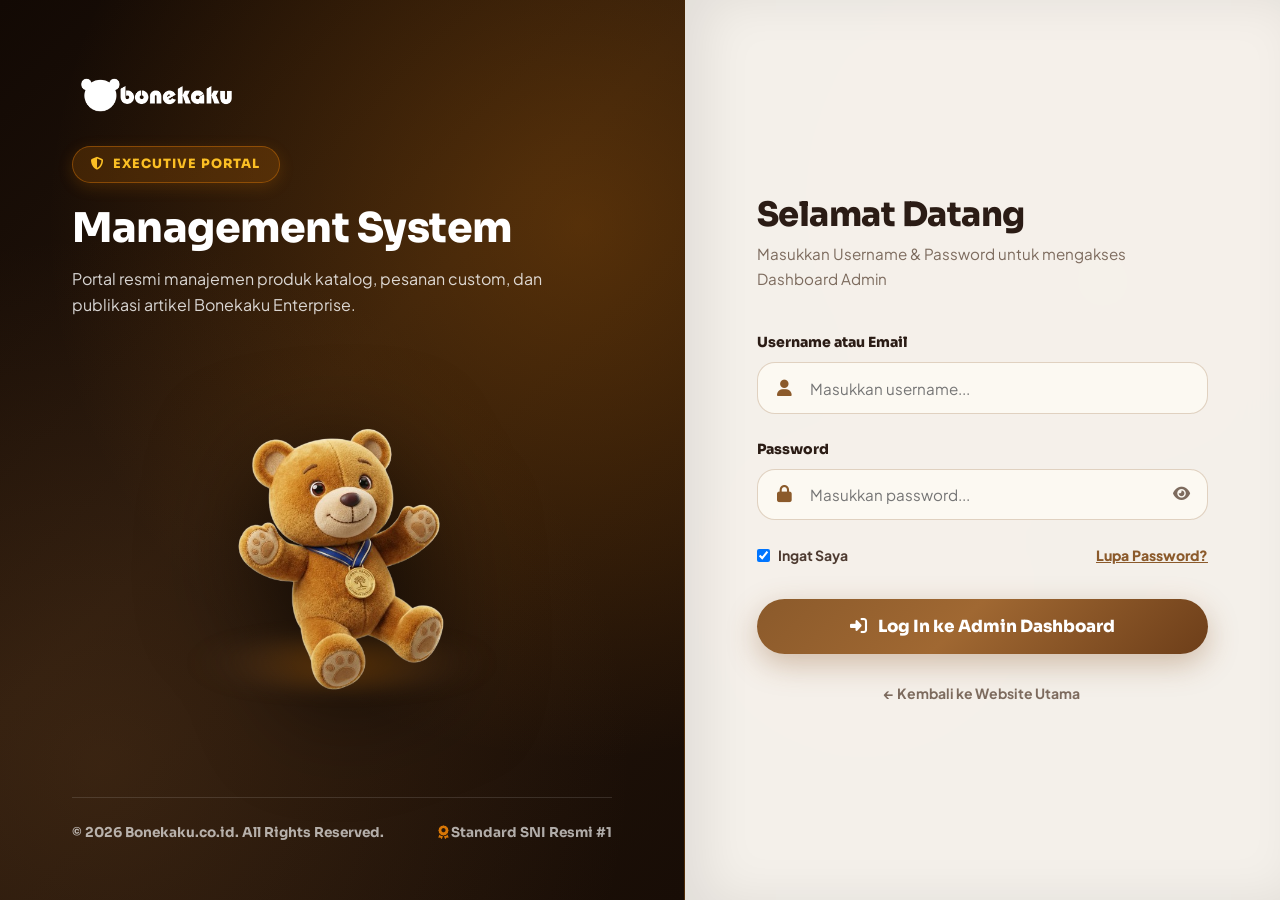
<file: login.html>
<!DOCTYPE html>
<html lang="id" data-theme="light">
<head>
  <meta charset="UTF-8">
  <meta name="viewport" content="width=device-width, initial-scale=1.0">
  <meta name="description" content="Portal Login Admin Executive - Bonekaku Enterprise">
  <title>Login Executive Admin – Bonekaku Enterprise</title>

  <!-- Favicon Icons -->
  <link rel="icon" type="image/png" sizes="32x32" href="Icon-001b-100x100_eA0g.png">
  <link rel="icon" type="image/png" sizes="192x192" href="Icon-001b-300x300_eA0g.png">
  <link rel="apple-touch-icon" href="Icon-001b-180x180_eA0g.png">
  <link rel="shortcut icon" href="Icon-001b-100x100_eA0g.png">

  <!-- Google Fonts -->
  <link rel="preconnect" href="https://fonts.googleapis.com">
  <link rel="preconnect" href="https://fonts.gstatic.com" crossorigin>
  <link href="https://fonts.googleapis.com/css2?family=Sora:wght@400;500;600;700;800&family=Plus+Jakarta+Sans:wght@400;500;600;700;800&display=swap" rel="stylesheet">

  <!-- Font Awesome Icons -->
  <link rel="stylesheet" href="https://cdnjs.cloudflare.com/ajax/libs/font-awesome/6.4.0/css/all.min.css">

  <!-- Main Styles -->
  <link rel="stylesheet" href="styles.css">

  <style>
    /* --------------------------------------------------------------------------
       FULL-SCREEN 100VW x 100VH 2-COLUMN SPLIT FUTURISTIC GRADIENT LOGIN
       -------------------------------------------------------------------------- */
    html, body {
      width: 100%;
      height: 100%;
      margin: 0;
      padding: 0;
      overflow-x: hidden;
    }

    body {
      background: #140d07;
      min-height: 100vh;
      display: flex;
      align-items: stretch;
      justify-content: stretch;
    }

    .login-full-screen-container {
      width: 100vw;
      min-height: 100vh;
      display: grid;
      grid-template-columns: 1.15fr 1fr;
      position: relative;
      z-index: 5;
    }

    /* Left Column: Cosmic Brand Universe Page */
    .login-left-brand-page {
      background: linear-gradient(135deg, #120904 0%, #25160b 45%, #180d06 100%);
      color: #ffffff;
      padding: 4.5rem 4.5rem 3.5rem 4.5rem;
      display: flex;
      flex-direction: column;
      justify-content: space-between;
      position: relative;
      overflow: hidden;
      border-right: 1px solid rgba(217, 119, 6, 0.25);
    }

    /* Futuristic Liquid Gradient Glow Overlay */
    .login-left-bg-overlay {
      position: absolute;
      inset: 0;
      background: radial-gradient(circle at 85% 25%, rgba(217, 119, 6, 0.28) 0%, transparent 60%),
                  radial-gradient(circle at 15% 85%, rgba(139, 90, 43, 0.22) 0%, transparent 55%);
      pointer-events: none;
    }

    .login-brand-header {
      position: relative;
      z-index: 2;
    }

    .login-logo {
      height: 46px;
      width: auto;
      filter: brightness(0) invert(1);
      margin-bottom: 1.75rem;
    }

    .login-badge-pill {
      display: inline-flex;
      align-items: center;
      gap: 0.5rem;
      padding: 0.45rem 1.15rem;
      border-radius: var(--radius-full);
      background: rgba(217, 119, 6, 0.2);
      border: 1px solid rgba(217, 119, 6, 0.45);
      color: #fbbf24;
      font-family: var(--font-heading);
      font-size: 0.8rem;
      font-weight: 800;
      letter-spacing: 1px;
      text-transform: uppercase;
      margin-bottom: 1.35rem;
      box-shadow: 0 4px 15px rgba(217, 119, 6, 0.2);
    }

    .login-brand-title {
      font-family: var(--font-heading);
      font-size: clamp(2.2rem, 3.2vw, 3rem);
      font-weight: 900;
      color: #ffffff;
      line-height: 1.15;
      margin-bottom: 0.85rem;
      letter-spacing: -0.5px;
    }

    .login-brand-desc {
      font-family: var(--font-body);
      font-size: 1rem;
      color: rgba(255, 255, 255, 0.82);
      line-height: 1.65;
      margin: 0;
      max-width: 480px;
    }

    /* Floating 3D Mascot Pedestal Showcase (Full Hero 3D Object) */
    .login-mascot-showcase {
      position: relative;
      z-index: 2;
      display: flex;
      align-items: center;
      justify-content: center;
      height: 320px;
      margin: 1.5rem 0;
    }

    .login-mascot-img {
      max-height: 300px;
      width: auto;
      object-fit: contain;
      filter: drop-shadow(0 25px 50px rgba(0,0,0,0.65));
      animation: floatMascot 4.5s ease-in-out infinite;
      position: relative;
      z-index: 2;
    }

    .login-mascot-showcase::after {
      content: '';
      position: absolute;
      bottom: -15px;
      left: 50%;
      transform: translateX(-50%) scaleY(0.4);
      width: 280px;
      height: 140px;
      border-radius: 50%;
      background: radial-gradient(circle, rgba(217, 119, 6, 0.55) 0%, rgba(139, 90, 43, 0.2) 55%, transparent 80%);
      filter: blur(20px);
      z-index: 1;
      pointer-events: none;
    }

    .login-left-footer {
      position: relative;
      z-index: 2;
      font-family: var(--font-heading);
      font-size: 0.85rem;
      font-weight: 700;
      color: rgba(255, 255, 255, 0.65);
      display: flex;
      align-items: center;
      justify-content: space-between;
      padding-top: 1.5rem;
      border-top: 1px solid rgba(255, 255, 255, 0.12);
    }

    /* Right Column: Glassmorphic Authentication Page */
    .login-right-form-page {
      padding: 4.5rem 4.5rem;
      display: flex;
      flex-direction: column;
      justify-content: center;
      background: rgba(254, 250, 244, 0.96);
      backdrop-filter: blur(24px);
      -webkit-backdrop-filter: blur(24px);
      position: relative;
      box-shadow: inset 20px 0 50px rgba(0, 0, 0, 0.08);
    }

    .form-header {
      margin-bottom: 2.5rem;
    }

    .form-header h2 {
      font-family: var(--font-heading);
      font-size: 2.1rem;
      font-weight: 900;
      color: var(--text-primary);
      margin: 0 0 0.4rem 0;
      letter-spacing: -0.5px;
    }

    .form-header p {
      font-family: var(--font-body);
      font-size: 0.95rem;
      color: var(--text-muted);
      margin: 0;
    }

    .form-group-login {
      margin-bottom: 1.5rem;
      position: relative;
    }

    .form-group-login label {
      display: block;
      font-family: var(--font-heading);
      font-size: 0.875rem;
      font-weight: 800;
      color: var(--text-primary);
      margin-bottom: 0.5rem;
    }

    .input-with-icon {
      position: relative;
    }

    .input-with-icon i.input-icon-left {
      position: absolute;
      left: 1.25rem;
      top: 50%;
      transform: translateY(-50%);
      color: var(--accent-brand);
      font-size: 1.05rem;
    }

    .form-control-login {
      width: 100%;
      padding: 0.95rem 1.25rem 0.95rem 3.25rem;
      border-radius: var(--radius-md);
      border: 1px solid rgba(139, 90, 43, 0.25);
      background: var(--bg-secondary);
      font-family: var(--font-body);
      font-size: 0.95rem;
      color: var(--text-primary);
      box-sizing: border-box;
      transition: all 0.25s ease;
    }

    .form-control-login:focus {
      background: #ffffff;
      border-color: var(--accent-brand);
      box-shadow: 0 0 0 3px rgba(139, 90, 43, 0.16);
    }

    .toggle-pw-btn {
      position: absolute;
      right: 1.15rem;
      top: 50%;
      transform: translateY(-50%);
      color: var(--text-muted);
      cursor: pointer;
      font-size: 0.95rem;
    }

    .form-options-row {
      display: flex;
      align-items: center;
      justify-content: space-between;
      margin-bottom: 2rem;
      font-size: 0.875rem;
    }

    .checkbox-remember {
      display: flex;
      align-items: center;
      gap: 0.5rem;
      color: var(--text-secondary);
      font-weight: 700;
      cursor: pointer;
    }

    .forgot-link {
      color: var(--accent-brand);
      font-weight: 800;
      text-decoration: underline;
    }

    .btn-login-submit {
      width: 100%;
      padding: 1.05rem;
      border-radius: var(--radius-full);
      background: var(--gradient-brand);
      color: #ffffff;
      font-family: var(--font-heading);
      font-size: 1.05rem;
      font-weight: 800;
      box-shadow: 0 10px 30px rgba(139, 90, 43, 0.35);
      transition: all 0.3s cubic-bezier(0.16, 1, 0.3, 1);
      display: flex;
      align-items: center;
      justify-content: center;
      gap: 0.65rem;
      margin-bottom: 1.75rem;
      border: none;
      cursor: pointer;
    }

    .btn-login-submit:hover {
      transform: translateY(-3px);
      box-shadow: 0 15px 40px rgba(139, 90, 43, 0.5);
    }

    .demo-credentials-box {
      background: var(--accent-brand-soft);
      border: 1px dashed rgba(139, 90, 43, 0.35);
      border-radius: var(--radius-sm);
      padding: 0.95rem 1.15rem;
      font-size: 0.85rem;
      color: var(--text-secondary);
      display: flex;
      align-items: center;
      justify-content: space-between;
      margin-bottom: 1.75rem;
    }

    .demo-credentials-box strong {
      color: var(--accent-brand);
    }

    .btn-quick-fill {
      padding: 0.35rem 0.85rem;
      border-radius: var(--radius-full);
      background: var(--accent-brand);
      color: #ffffff;
      font-size: 0.775rem;
      font-weight: 800;
      border: none;
      cursor: pointer;
    }

    .return-home-link {
      text-align: center;
      display: block;
      color: var(--text-muted);
      font-size: 0.875rem;
      font-weight: 700;
      text-decoration: none;
      transition: color 0.25s ease;
    }

    .return-home-link:hover {
      color: var(--accent-brand);
    }

    /* Fixed Glass Notification Toast */
    .toast-notif {
      position: fixed;
      bottom: 2.5rem;
      right: 2.5rem;
      background: rgba(24, 15, 8, 0.95);
      backdrop-filter: blur(16px);
      -webkit-backdrop-filter: blur(16px);
      color: #ffffff;
      padding: 1.1rem 1.75rem;
      border-radius: var(--radius-md);
      border: 1px solid rgba(239, 68, 68, 0.5);
      box-shadow: 0 15px 40px rgba(0, 0, 0, 0.4);
      display: flex;
      align-items: center;
      gap: 0.85rem;
      z-index: 9999;
      transform: translateY(100px);
      opacity: 0;
      transition: all 0.4s cubic-bezier(0.16, 1, 0.3, 1);
    }

    .toast-notif.show {
      transform: translateY(0);
      opacity: 1;
    }

    @media (max-width: 1024px) {
      .login-full-screen-container {
        grid-template-columns: 1fr;
      }
      .login-left-brand-page {
        display: none;
      }
      .login-right-form-page {
        padding: 3.5rem 2rem;
      }
    }
  </style>
</head>
<body>

  <!-- PLAYFUL FUTURISTIC TOY UNIVERSE ANIMATED SCENE BACKGROUND -->
  <div class="animated-toy-universe-bg">
    <div class="toy-blob blob-1 floating-shape"></div>
    <div class="toy-blob blob-2 floating-shape"></div>
    <div class="toy-blob blob-3 floating-shape"></div>
    <div class="toy-particle particle-star-1 floating-shape"><i class="fas fa-star"></i></div>
    <div class="toy-particle particle-star-2 floating-shape"><i class="fas fa-certificate"></i></div>
    <div class="toy-particle particle-cloud-1 floating-shape"><i class="fas fa-cloud"></i></div>
    <div class="toy-particle particle-sparkle-1 floating-shape"><i class="fas fa-sparkles"></i></div>
  </div>

  <!-- FULL-SCREEN 100VW x 100VH 2-COLUMN SPLIT CONTAINER -->
  <div class="login-full-screen-container">
    
    <!-- LEFT PAGE: BRAND UNIVERSE & 3D MASCOT SHOWCASE -->
    <div class="login-left-brand-page">
      <div class="login-left-bg-overlay"></div>

      <div class="login-brand-header">
        <img src="Logo-Baru-Bonekaku-600x163_eA0g.png" alt="Logo Bonekaku" class="login-logo">
        <div>
          <span class="login-badge-pill"><i class="fas fa-shield-halved"></i> Executive Portal</span>
        </div>
        <h1 class="login-brand-title">Management System</h1>
        <p class="login-brand-desc">Portal resmi manajemen produk katalog, pesanan custom, dan publikasi artikel Bonekaku Enterprise.</p>
      </div>

      <!-- 3D Mascot Showcase on Golden Pedestal Ring (Full Hero 3D Object) -->
      <div class="login-mascot-showcase">
        <img src="hero3d.png" alt="Bonekaku 3D Mascot Model Archie Bear" class="login-mascot-img">
      </div>

      <div class="login-left-footer">
        <span>&copy; 2026 Bonekaku.co.id. All Rights Reserved.</span>
        <span><i class="fas fa-award" style="color:var(--accent-gold);"></i> Standard SNI Resmi #1</span>
      </div>
    </div>

    <!-- RIGHT PAGE: AUTHENTICATION CARD FORM -->
    <div class="login-right-form-page">
      <div class="form-header">
        <h2>Selamat Datang</h2>
        <p>Masukkan Username & Password untuk mengakses Dashboard Admin</p>
      </div>

      <form id="loginForm" onsubmit="handleLoginSubmit(event)">
        <div class="form-group-login">
          <label for="username">Username atau Email</label>
          <div class="input-with-icon">
            <i class="fas fa-user input-icon-left"></i>
            <input type="text" id="username" class="form-control-login" placeholder="Masukkan username..." required>
          </div>
        </div>

        <div class="form-group-login">
          <label for="password">Password</label>
          <div class="input-with-icon">
            <i class="fas fa-lock input-icon-left"></i>
            <input type="password" id="password" class="form-control-login" placeholder="Masukkan password..." required>
            <i class="fas fa-eye toggle-pw-btn" id="togglePwBtn" onclick="togglePasswordVisibility()"></i>
          </div>
        </div>

        <div class="form-options-row">
          <label class="checkbox-remember">
            <input type="checkbox" id="rememberMe" checked> Ingat Saya
          </label>
          <a href="#" onclick="alert('Silahkan hubungi Tim IT / Admin Utama Bonekaku di 0813-8550-8611 untuk reset password.')" class="forgot-link">Lupa Password?</a>
        </div>

        <button type="submit" class="btn-login-submit">
          <i class="fas fa-right-to-bracket"></i> Log In ke Admin Dashboard
        </button>

        <a href="index.html" class="return-home-link">
          &larr; Kembali ke Website Utama
        </a>
      </form>
    </div>

  </div>

  <!-- TOAST ERROR NOTIFICATION -->
  <div class="toast-notif" id="loginToast">
    <i class="fas fa-triangle-exclamation" style="color:#ef4444; font-size:1.3rem;"></i>
    <span id="loginToastMsg">Username atau Password salah!</span>
  </div>

  <script src="app.js"></script>
  <script>
    function togglePasswordVisibility() {
      const pwInput = document.getElementById('password');
      const icon = document.getElementById('togglePwBtn');
      if (pwInput.type === 'password') {
        pwInput.type = 'text';
        icon.className = 'fas fa-eye-slash toggle-pw-btn';
      } else {
        pwInput.type = 'password';
        icon.className = 'fas fa-eye toggle-pw-btn';
      }
    }

    function handleLoginSubmit(e) {
      e.preventDefault();
      const user = document.getElementById('username').value.trim();
      const pass = document.getElementById('password').value.trim();

      // Flexible validation: accepts admin / admin or bonekaku / bonekaku
      if ((user === 'admin' || user === 'admin@bonekaku.co.id' || user === 'bonekaku') && (pass === 'admin' || pass === 'bonekaku' || pass === 'bonekaku123')) {
        localStorage.setItem('bonekaku_admin_logged', 'true');
        window.location.href = 'admin.html';
      } else {
        const toast = document.getElementById('loginToast');
        document.getElementById('loginToastMsg').innerText = "Username atau Password yang Anda masukkan salah!";
        toast.classList.add('show');
        setTimeout(() => toast.classList.remove('show'), 3500);
      }
    }
  </script>
</body>
</html>
</file>
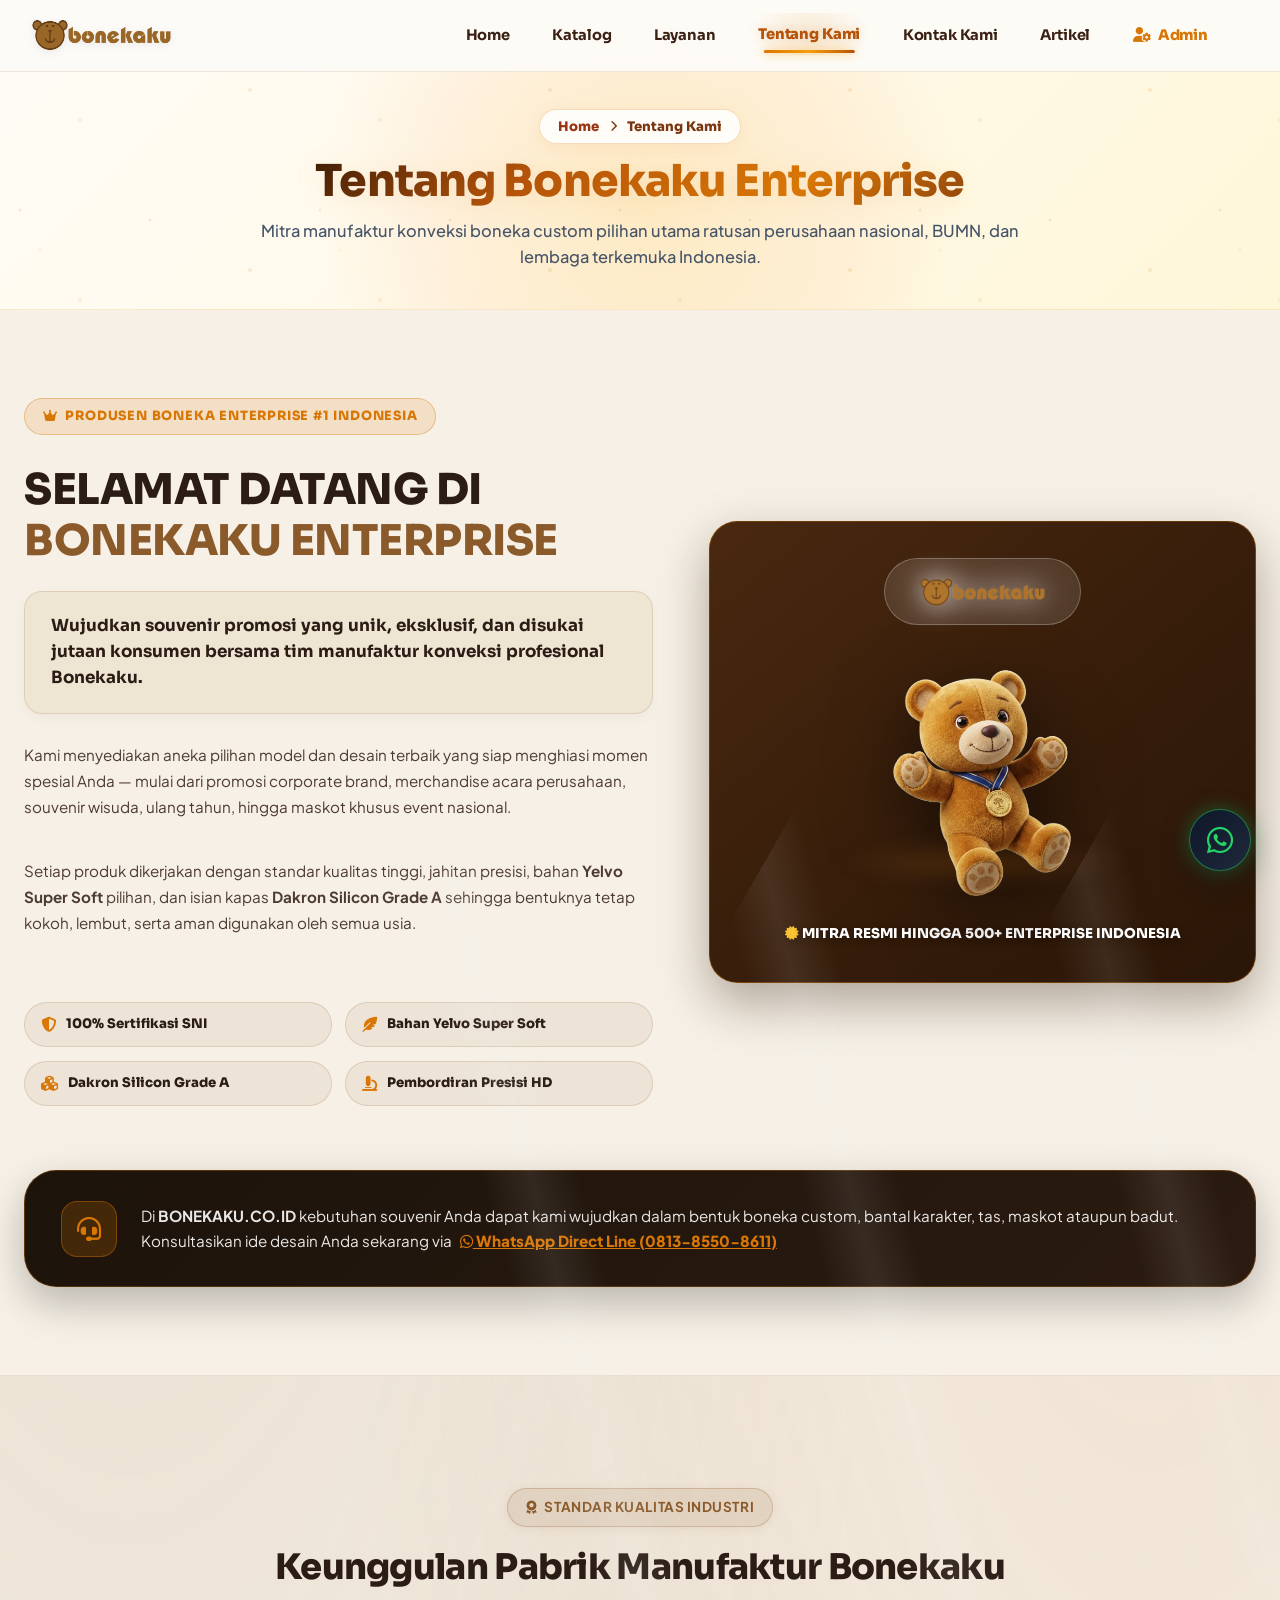
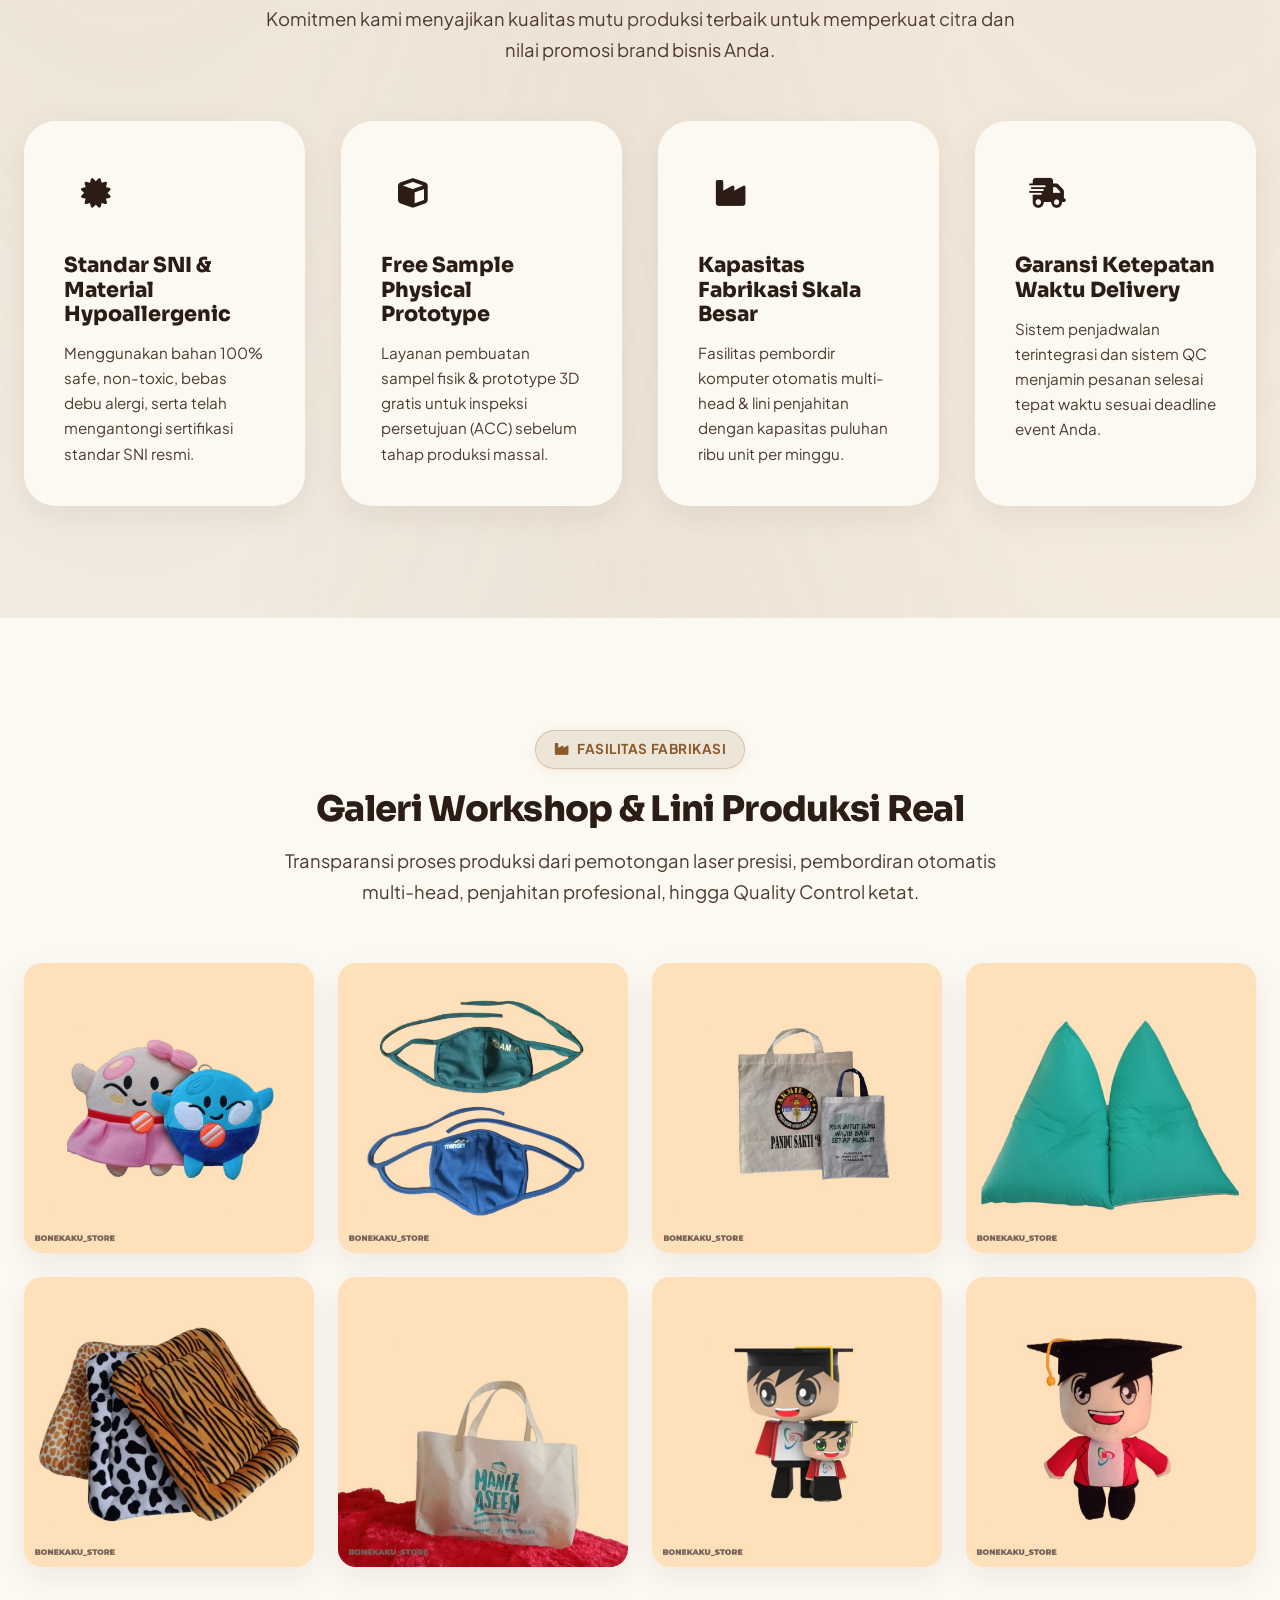
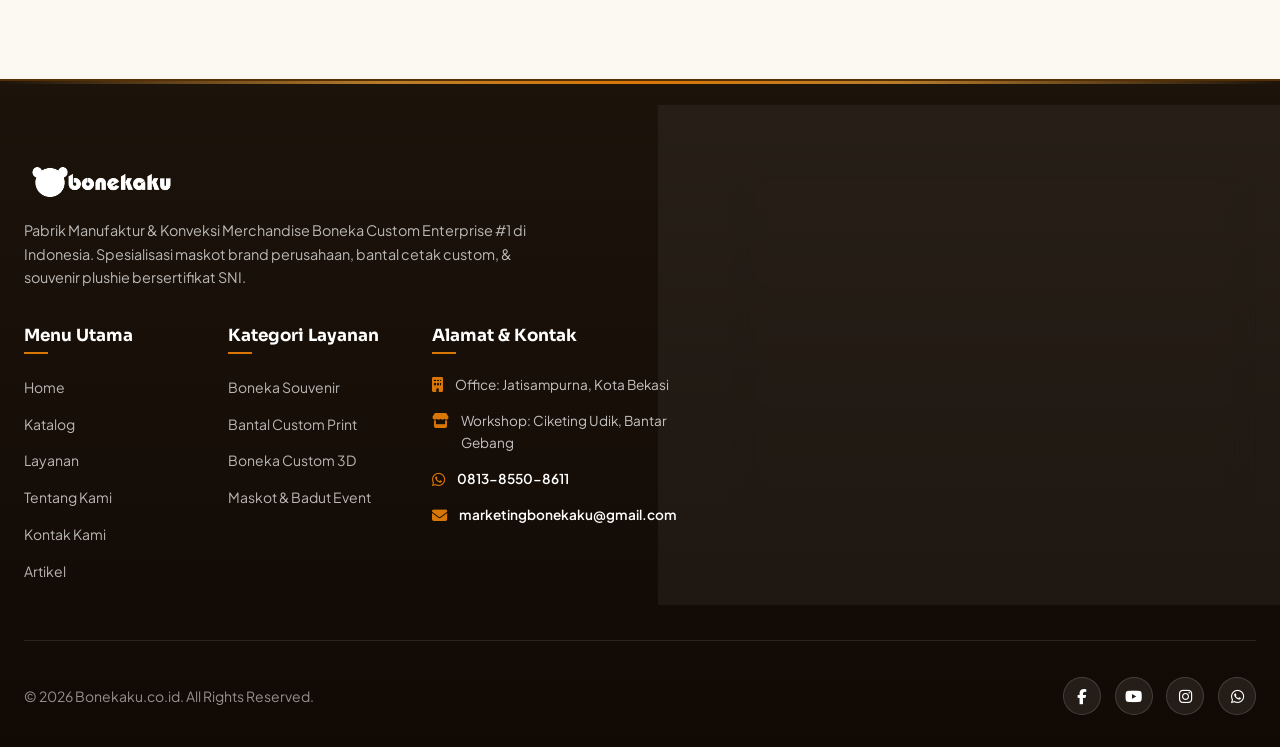
<file: tentang-kami.html>
<!DOCTYPE html>
<html lang="id" data-theme="light">
<head>
  <meta charset="UTF-8">
  <meta name="viewport" content="width=device-width, initial-scale=1.0">
  <title>Tentang Kami & Galeri Workshop &mdash; Bonekaku Enterprise</title>
  <meta name="description" content="Profil resmi pabrik manufaktur boneka custom Bonekaku Enterprise, fasilitas pembordiran otomatis, sertifikasi resmi SNI, dan galeri workshop real.">
  
  <!-- Favicon Icons -->
  <link rel="icon" type="image/png" sizes="32x32" href="Icon-001b-100x100_eA0g.png">
  <link rel="icon" type="image/png" sizes="192x192" href="Icon-001b-300x300_eA0g.png">
  <link rel="apple-touch-icon" href="Icon-001b-180x180_eA0g.png">
  <link rel="shortcut icon" href="Icon-001b-100x100_eA0g.png">
  
  <link rel="preconnect" href="https://fonts.googleapis.com">
  <link rel="preconnect" href="https://fonts.gstatic.com" crossorigin>
  <link href="https://fonts.googleapis.com/css2?family=Plus+Jakarta+Sans:ital,wght@0,300;0,400;0,500;0,600;0,700;0,800;1,400&display=swap" rel="stylesheet">
  <link rel="stylesheet" href="https://cdnjs.cloudflare.com/ajax/libs/font-awesome/6.4.0/css/all.min.css">
  <link rel="stylesheet" href="styles.css">
</head>
<body>

  <div class="scroll-progress-bar" id="scrollProgress"></div>



  <!-- FLOATING HEADER / NAVBAR -->
  <!-- PLAYFUL FUTURISTIC TOY UNIVERSE ANIMATED SCENE BACKGROUND -->
  <div class="animated-toy-universe-bg">
    <div class="toy-blob blob-1 floating-shape"></div>
    <div class="toy-blob blob-2 floating-shape"></div>
    <div class="toy-blob blob-3 floating-shape"></div>
    <div class="toy-particle particle-star-1 floating-shape"><i class="fas fa-star"></i></div>
    <div class="toy-particle particle-star-2 floating-shape"><i class="fas fa-certificate"></i></div>
    <div class="toy-particle particle-cloud-1 floating-shape"><i class="fas fa-cloud"></i></div>
    <div class="toy-particle particle-cube-1 floating-shape"><i class="fas fa-cube"></i></div>
    <div class="toy-particle particle-sparkle-1 floating-shape"><i class="fas fa-sparkles"></i></div>
    <div class="toy-particle particle-sparkle-2 floating-shape"><i class="fas fa-shapes"></i></div>
  </div>

  <header class="header" id="mainHeader">
    <div class="container">
      <div class="nav-wrapper">
        <a href="index.html" class="logo-brand">
          <img src="Logo-Baru-Bonekaku-600x163_eA0g.png" alt="Logo Bonekaku Enterprise" class="logo-img">
        </a>

        <ul class="nav-menu">
          <li><a href="index.html" class="nav-link">Home</a></li>
          <li><a href="katalog.html" class="nav-link">Katalog</a></li>
          <li><a href="layanan.html" class="nav-link">Layanan</a></li>
          <li><a href="tentang-kami.html" class="nav-link active">Tentang Kami</a></li>
          <li><a href="kontak.html" class="nav-link">Kontak Kami</a></li>
          <li><a href="artikel.html" class="nav-link">Artikel</a></li>
          <li><a href="login.html" class="nav-link admin-link" style="color:var(--accent-gold); font-weight:800;"><i class="fas fa-user-gear"></i> Admin</a></li>
        </ul>

        <div class="nav-actions">
          <button class="mobile-menu-toggle" id="mobileMenuBtn" onclick="toggleMobileMenu(event)" aria-label="Toggle Mobile Menu">
            <i class="fas fa-bars"></i>
          </button>
        </div>
      </div>
    </div>
  </header>

  <!-- SUBPAGE BANNER HEADER -->
  <section class="subpage-header-banner">
    <div class="container subpage-banner-content reveal-up">
      <div class="breadcrumb-trail">
        <a href="index.html">Home</a> <i class="fas fa-chevron-right" style="font-size:0.7rem;"></i> <span>Tentang Kami</span>
      </div>
      <h1 class="subpage-title">Tentang Bonekaku Enterprise</h1>
      <p class="subpage-subtitle">Mitra manufaktur konveksi boneka custom pilihan utama ratusan perusahaan nasional, BUMN, dan lembaga terkemuka Indonesia.</p>
    </div>
  </section>

  <!-- ==========================================
       PRIMARY BRAND NARRATIVE & AESTHETIC STORY SHOWCASE
       ========================================== -->
  <section class="ss1509-brand-story-section" id="welcome-story">
    <div class="container">
      
      <div class="ss1509-story-grid reveal-up">
        <!-- Left Content Column -->
        <div class="ss1509-story-content">
          <span class="section-tag-gold"><i class="fas fa-crown"></i> PRODUSEN BONEKA ENTERPRISE #1 INDONESIA</span>
          <h2 class="ss1509-welcome-title">Selamat Datang di <span style="color:var(--accent-brand);">Bonekaku Enterprise</span></h2>
          
          <div class="ss1509-lead-card">
            <p>
              Wujudkan souvenir promosi yang unik, eksklusif, dan disukai jutaan konsumen bersama tim manufaktur konveksi profesional Bonekaku.
            </p>
          </div>

          <div class="ss1509-story-body">
            <p>
              Kami menyediakan aneka pilihan model dan desain terbaik yang siap menghiasi momen spesial Anda — mulai dari promosi corporate brand, merchandise acara perusahaan, souvenir wisuda, ulang tahun, hingga maskot khusus event nasional.
            </p>
            <p>
              Setiap produk dikerjakan dengan standar kualitas tinggi, jahitan presisi, bahan <strong>Yelvo Super Soft</strong> pilihan, dan isian kapas <strong>Dakron Silicon Grade A</strong> sehingga bentuknya tetap kokoh, lembut, serta aman digunakan oleh semua usia.
            </p>

            <!-- Aesthetic Highlight Badges -->
            <div class="brand-value-grid">
              <span class="brand-val-badge"><i class="fas fa-shield-halved"></i> 100% Sertifikasi SNI</span>
              <span class="brand-val-badge"><i class="fas fa-feather-pointed"></i> Bahan Yelvo Super Soft</span>
              <span class="brand-val-badge"><i class="fas fa-cubes"></i> Dakron Silicon Grade A</span>
              <span class="brand-val-badge"><i class="fas fa-microscope"></i> Pembordiran Presisi HD</span>
            </div>
          </div>
        </div>

        <!-- Right Visual Showcase Column with Iconic Logo & 3D Mascot -->
        <div class="ss1509-story-visual">
          <div class="ss1509-brand-card-box">
            
            <!-- Brand Logo Header -->
            <div class="ss1509-logo-badge">
              <img src="Logo-Baru-Bonekaku-600x163_eA0g.png" alt="Iconic Logo Bonekaku" class="brand-iconic-logo">
            </div>

            <!-- Floating 3D Mascot Object on Pedestal Stage -->
            <div class="hero-mascot-showcase" style="height: 250px; margin: 1rem 0;">
              <img src="hero3d.png" alt="Bonekaku Iconic Mascot Bear" class="hero-mascot-img">
            </div>

            <div class="ss1509-card-watermark" style="text-align: center; font-family: var(--font-heading); font-size: 0.85rem; font-weight: 800; color: #ffffff; text-shadow: 0 2px 8px rgba(0, 0, 0, 0.4);">
              <i class="fas fa-certificate" style="color:#fbbf24;"></i> MITRA RESMI HINGGA 500+ ENTERPRISE INDONESIA
            </div>
          </div>
        </div>
      </div>

      <!-- Bottom Callout Link Box -->
      <div class="ss1509-bottom-callout-box reveal-up delay-2">
        <div class="ss1509-callout-icon">
          <i class="fas fa-headset"></i>
        </div>
        <div class="ss1509-callout-text">
          <p>
            Di <strong>BONEKAKU.CO.ID</strong> kebutuhan souvenir Anda dapat kami wujudkan dalam bentuk boneka custom, bantal karakter, tas, maskot ataupun badut. 
            Konsultasikan ide desain Anda sekarang via <a href="https://wa.me/6281385508611?text=Halo%20Admin%20Bonekaku,%20saya%20tertarik%20dengan%20layanan%20boneka%20custom" target="_blank" class="ss1509-linktree-link"><i class="fab fa-whatsapp"></i> WhatsApp Direct Line (0813-8550-8611)</a>
          </p>
        </div>
      </div>

    </div>
  </section>

  <!-- WHY CHOOSE US (KEUNGGULAN & QUALITY ASSURANCE) -->
  <section class="features-section" id="about">
    <div class="container">
      <div class="section-header reveal-up">
        <span class="section-tag"><i class="fas fa-award"></i> Standar Kualitas Industri</span>
        <h2>Keunggulan Pabrik Manufaktur Bonekaku</h2>
        <p>Komitmen kami menyajikan kualitas mutu produksi terbaik untuk memperkuat citra dan nilai promosi brand bisnis Anda.</p>
      </div>

      <div class="features-grid">
        <div class="feature-card reveal-up delay-1">
          <div class="feature-icon"><i class="fas fa-certificate"></i></div>
          <h3>Standar SNI & Material Hypoallergenic</h3>
          <p>Menggunakan bahan 100% safe, non-toxic, bebas debu alergi, serta telah mengantongi sertifikasi standar SNI resmi.</p>
        </div>

        <div class="feature-card reveal-up delay-2">
          <div class="feature-icon"><i class="fas fa-cube"></i></div>
          <h3>Free Sample Physical Prototype</h3>
          <p>Layanan pembuatan sampel fisik & prototype 3D gratis untuk inspeksi persetujuan (ACC) sebelum tahap produksi massal.</p>
        </div>

        <div class="feature-card reveal-up delay-3">
          <div class="feature-icon"><i class="fas fa-industry"></i></div>
          <h3>Kapasitas Fabrikasi Skala Besar</h3>
          <p>Fasilitas pembordir komputer otomatis multi-head & lini penjahitan dengan kapasitas puluhan ribu unit per minggu.</p>
        </div>

        <div class="feature-card reveal-up delay-4">
          <div class="feature-icon"><i class="fas fa-truck-fast"></i></div>
          <h3>Garansi Ketepatan Waktu Delivery</h3>
          <p>Sistem penjadwalan terintegrasi dan sistem QC menjamin pesanan selesai tepat waktu sesuai deadline event Anda.</p>
        </div>
      </div>
    </div>
  </section>

  <!-- REAL WORKSHOP & PRODUCTION GALLERY -->
  <section class="workshop-section" id="workshop">
    <div class="container">
      <div class="section-header reveal-up">
        <span class="section-tag"><i class="fas fa-industry"></i> Fasilitas Fabrikasi</span>
        <h2>Galeri Workshop & Lini Produksi Real</h2>
        <p>Transparansi proses produksi dari pemotongan laser presisi, pembordiran otomatis multi-head, penjahitan profesional, hingga Quality Control ketat.</p>
      </div>

      <div class="workshop-grid" id="workshopGrid">
        <!-- Dynamic rendering of all WhatsApp workshop photos via app.js -->
      </div>
    </div>
  </section>

  <!-- LIGHTBOX MODAL -->
  <div class="modal-overlay" id="productModal">
    <div class="modal-container">
      <button class="modal-close-btn" onclick="closeModal()">
        <i class="fas fa-times"></i>
      </button>
      <div class="modal-img-wrapper">
        <img src="data:image/svg+xml,%3Csvg xmlns='http://www.w3.org/2000/svg' viewBox='0 0 1 1'%3E%3C/svg%3E" id="modalImg" alt="Detail Foto Workshop">
      </div>
      <div class="modal-body-content">
        <span class="modal-tag" id="modalCategory">Galeri Workshop</span>
        <h3 id="modalTitle">Judul Foto</h3>
        <p id="modalDesc">Deskripsi detail aktivitas produksi.</p>
        <ul class="spec-list" id="modalSpecs"></ul>
        <a href="#" id="modalWaBtn" target="_blank" class="btn btn-primary btn-whatsapp" style="margin-top: auto; width:100%;">
          <i class="fab fa-whatsapp"></i> Konsultasi Pemesanan
        </a>
      </div>
    </div>
  </div>

  <!-- FLOATING WHATSAPP CHAT DRAWER -->
  <div class="wa-floating-container">
    <div class="wa-chat-drawer" id="waChatDrawer">
      <div class="wa-chat-header">
        <div>
          <h4>Bonekaku Customer Support</h4>
          <p><i class="fas fa-circle" style="color:#25d366; font-size:0.7rem;"></i> Online - Balas Cepat</p>
        </div>
      </div>
      <div class="wa-chat-body">
        <div class="wa-chat-msg">
          Halo! 👋 Ada yang bisa kami bantu mengenai pembuatan sampel & kunjungan workshop?
        </div>
        <a href="https://wa.me/6281385508611?text=Halo%20Admin,%20saya%20ingin%20konsultasi%20mengenai%20workshop%20Bonekaku" target="_blank" class="wa-option-link">
          <i class="fas fa-industry" style="color:var(--accent-brand);"></i> Info Kunjungan Workshop
        </a>
      </div>
    </div>
    <button class="floating-wa-btn" id="waFloatingBtn" title="Chat Customer Service">
      <i class="fab fa-whatsapp"></i>
    </button>
  </div>

  <!-- ==========================================
       MAP & FOOTER IDENTITAS (EXACT SS_1506 LAYOUT)
       ========================================== -->
  <!-- COMBINED LUXURY FOOTER WITH INTEGRATED MAP -->
  <footer class="footer" id="contact-map">
    <div class="container">
      <div class="footer-split-layout">
        
        <!-- Left Side: Brand, Navigation & Contact -->
        <div class="footer-left-content">
          <div class="footer-brand-header">
            <img src="Logo-Baru-Bonekaku-600x163_eA0g.png" alt="Logo Bonekaku Enterprise Footer" class="footer-logo">
            <p class="footer-brand-desc">
              Pabrik Manufaktur & Konveksi Merchandise Boneka Custom Enterprise #1 di Indonesia. Spesialisasi maskot brand perusahaan, bantal cetak custom, & souvenir plushie bersertifikat SNI.
            </p>
          </div>

          <div class="footer-columns-grid">
            <!-- Col 1: Menu Utama -->
            <div class="footer-col">
              <h4>Menu Utama</h4>
              <ul class="footer-links">
                <li><a href="index.html">Home</a></li>
                <li><a href="katalog.html">Katalog</a></li>
                <li><a href="layanan.html">Layanan</a></li>
                <li><a href="tentang-kami.html">Tentang Kami</a></li>
                <li><a href="kontak.html">Kontak Kami</a></li>
                <li><a href="artikel.html">Artikel</a></li>
              </ul>
            </div>

            <!-- Col 2: Kategori Layanan -->
            <div class="footer-col">
              <h4>Kategori Layanan</h4>
              <ul class="footer-links">
                <li><a href="layanan.html">Boneka Souvenir</a></li>
                <li><a href="layanan.html">Bantal Custom Print</a></li>
                <li><a href="layanan.html">Boneka Custom 3D</a></li>
                <li><a href="layanan.html">Maskot & Badut Event</a></li>
              </ul>
            </div>

            <!-- Col 3: Informasi Kontak -->
            <div class="footer-col">
              <h4>Alamat & Kontak</h4>
              <ul class="footer-contact-list">
                <li><i class="fas fa-building"></i> <span>Office: Jatisampurna, Kota Bekasi</span></li>
                <li><i class="fas fa-store"></i> <span>Workshop: Ciketing Udik, Bantar Gebang</span></li>
                <li><i class="fab fa-whatsapp"></i> <a href="tel:081385508611">0813-8550-8611</a></li>
                <li><i class="fas fa-envelope"></i> <a href="mailto:marketingbonekaku@gmail.com">marketingbonekaku@gmail.com</a></li>
              </ul>
            </div>
          </div>
        </div>

        <!-- Right Side: Modern Integrated Google Maps Widget -->
        <div class="footer-right-map">
          <div class="footer-map-widget">
            <div class="footer-map-header">
              <i class="fas fa-location-dot" style="color:var(--accent-gold);"></i>
              <span>Lokasi Pabrik & Workshop Kami</span>
            </div>
            <div class="footer-map-frame">
              <iframe 
                src="https://www.google.com/maps/embed?pb=!1m18!1m12!1m3!1d3965.257088921865!2d106.92482357499144!3d-6.360773993629255!2m3!1f0!2f0!3f0!3m2!1i1024!2i768!4f13.1!3m3!1m2!1s0x2e699368d4f40f0d%3A0x6a2c2b3e405a415a!2sJl.%20Raya%20Kranggan%2C%20Jatisampurna%2C%20Kota%20Bks%2C%20Jawa%20Barat!5e0!3m2!1sid!2sid!4v1700000000000!5m2!1sid!2sid" 
                width="100%" 
                height="100%" 
                style="border:0;" 
                allowfullscreen="" 
                loading="lazy" 
                referrerpolicy="no-referrer-when-downgrade"
                title="Lokasi Pabrik Bonekaku Jatisampurna Bekasi">
              </iframe>
            </div>
          </div>
        </div>

      </div>

      <div class="footer-bottom">
        <p>&copy; 2026 Bonekaku.co.id. All Rights Reserved.</p>
        <div class="footer-social-links">
          <a href="https://facebook.com" target="_blank" aria-label="Facebook"><i class="fab fa-facebook-f"></i></a>
          <a href="https://youtube.com" target="_blank" aria-label="YouTube"><i class="fab fa-youtube"></i></a>
          <a href="https://instagram.com" target="_blank" aria-label="Instagram"><i class="fab fa-instagram"></i></a>
          <a href="https://wa.me/6281385508611" target="_blank" aria-label="WhatsApp"><i class="fab fa-whatsapp"></i></a>
        </div>
      </div>
    </div>
  </footer>

  <script src="app.js"></script>
</body>
</html>
</file>
<file: styles.css>
@import url('https://fonts.googleapis.com/css2?family=Plus+Jakarta+Sans:ital,wght@0,300;0,400;0,500;0,600;0,700;0,800;1,400;1,600&family=Sora:wght@300;400;600;700;800&display=swap');

/* ==========================================================================
   BONEKAKU - LIQUID GLASS LUXURY E-COMMERCE REDESIGN (styles.css)
   Atelier Manufaktur & Boneka Custom Premium #1 Indonesia
   ========================================================================== */

/* --------------------------------------------------------------------------
   1. LUXURY DESIGN TOKENS & LIQUID GLASS VARIABLES
   -------------------------------------------------------------------------- */
:root {
  /* Authentic Bonekaku Warm Mocha Brown & Cream Ivory Theme */
  --bg-primary: #f6f0e6; /* Rich Warm Teddy Bear Beige & Cream Background */
  --bg-mesh: radial-gradient(at 10% 10%, rgba(139, 90, 43, 0.14) 0px, transparent 50%),
              radial-gradient(at 90% 20%, rgba(184, 115, 51, 0.12) 0px, transparent 50%),
              radial-gradient(at 50% 80%, rgba(109, 62, 25, 0.09) 0px, transparent 50%);
  --bg-secondary: #fcf9f2; /* Harmonious Soft Cream Card Background */
  --bg-tertiary: #eee5d3;  /* Warm Sand Accent */

  --bg-glass: rgba(252, 249, 242, 0.95);
  --bg-glass-card: rgba(252, 249, 242, 0.98);
  --bg-liquid-glass: rgba(252, 249, 242, 0.9);
  --bg-liquid-card: rgba(252, 249, 242, 0.95);
  --glass-reflection: linear-gradient(135deg, rgba(255, 255, 255, 0.8) 0%, rgba(255, 255, 255, 0.15) 100%);
  --liquid-border-light: rgba(139, 90, 43, 0.18);
  --liquid-glow-accent: rgba(139, 90, 43, 0.22);

  --text-primary: #2b1c15;        /* Executive Deep Chocolate Slate */
  --text-secondary: #4d3a30;      /* Warm Coffee Mocha */
  --text-muted: #7d6b5e;          /* Neutral Warm Taupe */
  --text-inverse: #ffffff;

  --accent-brand: #8b5a2b;        /* Iconic Teddy Bear Warm Mocha Brown */
  --accent-brand-hover: #6d3e19;  /* Deep Roasted Coffee */
  --accent-brand-soft: rgba(139, 90, 43, 0.12);
  --accent-gold: #d97706;         /* Warm Gold Accent */
  --accent-amber: #b87333;        /* Warm Copper Brown */
  --accent-rose: #8b5a2b;
  --accent-emerald: #059669;

  --gradient-brand: linear-gradient(135deg, #8b5a2b 0%, #a06832 45%, #6d3e19 100%);
  --gradient-glow: linear-gradient(135deg, rgba(139, 90, 43, 0.18) 0%, rgba(184, 115, 51, 0.14) 100%);
  --gradient-dark: linear-gradient(180deg, #1e130c 0%, #2d1e18 100%);

  --border-light: rgba(139, 90, 43, 0.12);
  --border-glass: rgba(139, 90, 43, 0.15);
  --border-accent: rgba(139, 90, 43, 0.25);

  --shadow-sm: 0 4px 14px rgba(60, 35, 15, 0.04);
  --shadow-md: 0 10px 30px rgba(60, 35, 15, 0.07);
  --shadow-lg: 0 20px 48px rgba(60, 35, 15, 0.11);
  --shadow-xl: 0 28px 70px rgba(60, 35, 15, 0.15);
  --shadow-glow: 0 0 35px rgba(139, 90, 43, 0.3);

  --radius-sm: 10px;
  --radius-md: 18px;
  --radius-lg: 32px;
  --radius-full: 9999px;

  --font-heading: 'Sora', 'Plus Jakarta Sans', -apple-system, sans-serif;
  --font-body: 'Plus Jakarta Sans', -apple-system, sans-serif;

  --transition-fast: 0.25s cubic-bezier(0.16, 1, 0.3, 1);
  --transition-smooth: 0.5s cubic-bezier(0.16, 1, 0.3, 1);
  --transition-bounce: 0.6s cubic-bezier(0.34, 1.56, 0.64, 1);
}

[data-theme="dark"] {
  --bg-primary: #0b0f19;
  --bg-mesh: radial-gradient(at 10% 10%, rgba(234, 88, 12, 0.08) 0px, transparent 50%),
              radial-gradient(at 90% 20%, rgba(217, 119, 6, 0.08) 0px, transparent 50%);
  --bg-secondary: #131b2e;
  --bg-tertiary: #1c273e;
  --bg-glass: rgba(19, 27, 46, 0.88);
  --bg-glass-card: rgba(28, 39, 62, 0.82);

  --text-primary: #f8fafc;
  --text-secondary: #cbd5e1;
  --text-muted: #64748b;
  --text-inverse: #0f172a;

  --border-light: transparent;
  --border-glass: transparent;

  --shadow-sm: 0 4px 14px rgba(0, 0, 0, 0.35);
  --shadow-md: 0 10px 30px rgba(0, 0, 0, 0.45);
  --shadow-lg: 0 20px 48px rgba(0, 0, 0, 0.55);
  --shadow-xl: 0 28px 70px rgba(0, 0, 0, 0.65);
}

/* --------------------------------------------------------------------------
   2. RESET & GLOBAL BASE
   -------------------------------------------------------------------------- */
*, *::before, *::after {
  box-sizing: border-box;
  margin: 0;
  padding: 0;
}

html {
  scroll-behavior: smooth;
  font-size: 16px;
}

body {
  font-family: var(--font-body);
  background-color: var(--bg-primary);
  background-image: var(--bg-mesh);
  color: var(--text-primary);
  line-height: 1.65;
  overflow-x: hidden;
  transition: background-color var(--transition-smooth), color var(--transition-smooth);
}

img {
  max-width: 100%;
  height: auto;
  display: block;
}

a {
  color: inherit;
  text-decoration: none;
}

button, input, select, textarea {
  font-family: inherit;
  font-size: inherit;
  outline: none;
  border: none;
}

button {
  cursor: pointer;
  background: none;
}

.container {
  width: 100%;
  max-width: 1280px;
  margin: 0 auto;
  padding: 0 1.5rem;
}

/* Typography & Section Helpers */
h1, h2, h3, h4, h5, h6 {
  font-family: var(--font-heading);
  line-height: 1.18;
  font-weight: 800;
  color: var(--text-primary);
}

.gradient-text {
  background: var(--gradient-brand);
  -webkit-background-clip: text;
  -webkit-text-fill-color: transparent;
  display: inline-block;
}

.section-tag {
  display: inline-flex;
  align-items: center;
  gap: 0.5rem;
  padding: 0.45rem 1.1rem;
  border-radius: var(--radius-full);
  background: var(--accent-brand-soft);
  color: var(--accent-brand);
  font-weight: 700;
  font-size: 0.85rem;
  letter-spacing: 0.04em;
  text-transform: uppercase;
  margin-bottom: 1.25rem;
  border: 1px solid rgba(139, 90, 43, 0.25);
  box-shadow: 0 2px 10px rgba(139, 90, 43, 0.1);
}

.section-header {
  text-align: center;
  max-width: 760px;
  margin: 0 auto 3.5rem auto;
}

.section-header h2 {
  font-size: clamp(2.2rem, 4.5vw, 3rem);
  letter-spacing: -0.02em;
  margin-bottom: 1rem;
}

.section-header p {
  color: var(--text-secondary);
  font-size: 1.15rem;
}

/* --------------------------------------------------------------------------
   3. SIGNATURE SCROLL REVEAL ANIMATIONS
   -------------------------------------------------------------------------- */
.reveal-up {
  opacity: 1;
  transform: translateY(0);
  transition: opacity 0.8s cubic-bezier(0.16, 1, 0.3, 1), transform 0.8s cubic-bezier(0.16, 1, 0.3, 1);
  will-change: opacity, transform;
}

.reveal-scale {
  opacity: 1;
  transform: scale(1);
  transition: opacity 0.8s cubic-bezier(0.16, 1, 0.3, 1), transform 0.8s cubic-bezier(0.16, 1, 0.3, 1);
  will-change: opacity, transform;
}

.reveal-up.is-visible, .reveal-scale.is-visible {
  opacity: 1;
  transform: translateY(0) scale(1);
}

/* Stagger delay helpers */
.delay-1 { transition-delay: 0.1s; }
.delay-2 { transition-delay: 0.2s; }
.delay-3 { transition-delay: 0.3s; }
.delay-4 { transition-delay: 0.4s; }

/* Keyframe animations */
@keyframes float-gentle {
  0%, 100% { transform: translateY(0px) rotate(0deg); }
  50% { transform: translateY(-12px) rotate(1.5deg); }
}

@keyframes pulse-aura {
  0%, 100% { transform: scale(1); opacity: 0.6; }
  50% { transform: scale(1.08); opacity: 0.9; }
}

@keyframes shimmer-slide {
  0% { transform: translateX(-100%); }
  100% { transform: translateX(100%); }
}

/* Scroll Progress Indicator */
.scroll-progress-bar {
  position: fixed;
  top: 0;
  left: 0;
  height: 4px;
  background: var(--gradient-brand);
  width: 0%;
  z-index: 1001;
  transition: width 0.1s ease-out;
  box-shadow: 0 0 12px rgba(255, 67, 101, 0.8);
}

/* Announcement Top Bar */
.top-announcement-bar {
  background: var(--gradient-brand);
  color: #ffffff;
  font-size: 0.85rem;
  font-weight: 700;
  padding: 0.5rem 0;
  position: relative;
  z-index: 1000;
}

.announcement-content {
  display: flex;
  align-items: center;
  justify-content: space-between;
  gap: 1rem;
  flex-wrap: wrap;
}

.announcement-link {
  display: inline-flex;
  align-items: center;
  gap: 0.4rem;
  background: rgba(255, 255, 255, 0.2);
  padding: 0.2rem 0.8rem;
  border-radius: var(--radius-full);
  backdrop-filter: blur(4px);
  transition: all var(--transition-fast);
}

.announcement-link:hover {
  background: #ffffff;
  color: var(--accent-pink);
  transform: translateX(3px);
}

/* --------------------------------------------------------------------------
   4. HEADER & NAVIGATION BAR
   -------------------------------------------------------------------------- */
/* --------------------------------------------------------------------------
   4. HEADER & NAVIGATION BAR (SLIM, ELEGANT, ULTRA-RESPONSIVE SCROLL)
   -------------------------------------------------------------------------- */
.header {
  position: fixed;
  top: 0;
  left: 0;
  right: 0;
  z-index: 1000;
  background: rgba(253, 251, 247, 0.94);
  backdrop-filter: blur(16px);
  -webkit-backdrop-filter: blur(16px);
  border-bottom: 1px solid rgba(139, 90, 43, 0.14);
  padding: 0.65rem 0;
  transition: all 0.3s cubic-bezier(0.16, 1, 0.3, 1);
}

.header.scrolled {
  top: 0;
  background: rgba(253, 251, 247, 0.97);
  backdrop-filter: blur(24px);
  -webkit-backdrop-filter: blur(24px);
  border-bottom: 1px solid rgba(139, 90, 43, 0.2);
  padding: 0.45rem 0;
  box-shadow: 0 8px 30px rgba(60, 35, 15, 0.12);
}

.header-container, .nav-wrapper {
  display: flex;
  align-items: center;
  justify-content: space-between;
  gap: 1.5rem;
}

.logo-link, .logo-brand {
  display: inline-flex;
  align-items: center;
  text-decoration: none;
}

.brand-logo, .logo-img {
  height: 42px;
  max-height: 42px;
  width: auto;
  object-fit: contain;
  filter: drop-shadow(0 2px 4px rgba(0,0,0,0.08));
  transition: all 0.3s cubic-bezier(0.16, 1, 0.3, 1);
}

.header.scrolled .brand-logo, 
.header.scrolled .logo-img {
  height: 34px;
  max-height: 34px;
}

.nav-menu {
  display: flex;
  align-items: center;
  gap: 0.35rem;
  list-style: none;
  margin-left: auto;
  padding: 0.25rem 0.35rem;
  border-radius: var(--radius-full);
}

/* ULTRA-MODERN FUTURISTIC NAVBAR LINKS (NO BLOCKY BOXES) */
.nav-link {
  font-family: var(--font-heading);
  font-weight: 700;
  font-size: 0.915rem;
  color: #3b2113;
  position: relative;
  padding: 0.55rem 1.15rem;
  transition: all 0.3s cubic-bezier(0.16, 1, 0.3, 1);
  text-decoration: none;
  display: inline-flex;
  align-items: center;
  gap: 0.45rem;
  letter-spacing: -0.15px;
  z-index: 1;
  border-radius: 99px;
}

.header.scrolled .nav-link {
  font-size: 0.865rem;
  padding: 0.45rem 1rem;
}

/* Glowing Futuristic Underline Indicator */
.nav-link::after {
  content: '';
  position: absolute;
  bottom: 2px;
  left: 50%;
  width: 0;
  height: 3px;
  background: linear-gradient(90deg, #d97706 0%, #f59e0b 50%, #b45309 100%);
  border-radius: 99px;
  transform: translateX(-50%);
  opacity: 0;
  box-shadow: 0 0 10px rgba(245, 158, 11, 0.7);
  transition: width 0.35s cubic-bezier(0.16, 1, 0.3, 1), opacity 0.3s ease;
}

.nav-link:hover,
.nav-link.active {
  color: #b45309;
  font-weight: 800;
  transform: translateY(-1px);
  text-shadow: 0 0 12px rgba(217, 119, 6, 0.25);
}

.nav-link:hover::after,
.nav-link.active::after {
  width: 65%;
  opacity: 1;
}

/* Subtle Futuristic Glass Aura on Hover (No Blocky Box) */
.nav-link::before {
  content: '';
  position: absolute;
  inset: 0;
  border-radius: 99px;
  background: radial-gradient(circle, rgba(217, 119, 6, 0.12) 0%, transparent 75%);
  opacity: 0;
  transition: opacity 0.35s ease;
  z-index: -1;
}

.nav-link:hover::before,
.nav-link.active::before {
  opacity: 1;
}

.nav-link:active {
  transform: translateY(0) scale(0.96);
  transition: transform 0.1s ease;
}

.nav-actions {
  display: flex;
  align-items: center;
  gap: 1rem;
}

.theme-toggle-btn {
  width: 44px;
  height: 44px;
  border-radius: var(--radius-full);
  background: var(--bg-tertiary);
  color: var(--text-primary);
  display: flex;
  align-items: center;
  justify-content: center;
  font-size: 1.2rem;
  transition: all var(--transition-fast);
  border: 1px solid var(--border-light);
}

.theme-toggle-btn:hover {
  background: var(--accent-pink-soft);
  color: var(--accent-pink);
  transform: rotate(20deg) scale(1.05);
}

.btn {
  display: inline-flex;
  align-items: center;
  justify-content: center;
  gap: 0.65rem;
  padding: 0.85rem 1.75rem;
  border-radius: var(--radius-full);
  font-weight: 800;
  font-size: 0.95rem;
  transition: all var(--transition-smooth);
  position: relative;
  overflow: hidden;
  white-space: nowrap;
}

.btn-primary {
  background: var(--gradient-brand);
  color: var(--text-inverse);
  box-shadow: 0 6px 20px rgba(139, 90, 43, 0.35);
}

.btn-primary:hover {
  transform: translateY(-3px) scale(1.02);
  box-shadow: 0 12px 32px rgba(139, 90, 43, 0.5);
}

.btn-secondary {
  background: var(--bg-secondary);
  color: var(--text-primary);
  border: 1px solid rgba(139, 90, 43, 0.2);
  backdrop-filter: blur(10px);
}

.btn-secondary:hover {
  border-color: var(--accent-brand);
  color: var(--accent-brand);
  transform: translateY(-3px);
  box-shadow: var(--shadow-md);
}

.btn-whatsapp:hover {
  background: #20bd5a;
  transform: translateY(-3px) scale(1.02);
  box-shadow: 0 12px 32px rgba(37, 211, 102, 0.55);
}

.btn:active, .btn-primary:active, .btn-secondary:active, .btn-nav-futuristic:active, .floating-wa-btn:active, .back-to-top-btn:active {
  transform: scale(0.96) translateY(0) !important;
  transition: transform 120ms cubic-bezier(0.16, 1, 0.3, 1) !important;
}

.mobile-menu-toggle {
  display: none;
  font-size: 1.5rem;
  color: var(--text-primary);
}

/* --------------------------------------------------------------------------
   5. HERO SECTION & FLOATING PHYSICS
   -------------------------------------------------------------------------- */
.hero {
  position: relative;
  padding: 11rem 0 7rem 0;
  min-height: 92vh;
  display: flex;
  align-items: center;
  overflow: hidden;
}

.hero-bg-glow {
  position: absolute;
  top: -15%;
  right: -8%;
  width: 700px;
  height: 700px;
  background: radial-gradient(circle, rgba(255, 67, 101, 0.22) 0%, rgba(99, 102, 241, 0.15) 50%, rgba(255,255,255,0) 70%);
  filter: blur(70px);
  z-index: -1;
  pointer-events: none;
  animation: pulse-aura 8s infinite ease-in-out;
}

.hero-bg-glow-2 {
  position: absolute;
  bottom: -10%;
  left: -12%;
  width: 600px;
  height: 600px;
  background: radial-gradient(circle, rgba(79, 70, 229, 0.18) 0%, rgba(255, 67, 101, 0.1) 60%, rgba(0,0,0,0) 80%);
  filter: blur(90px);
  z-index: -1;
  pointer-events: none;
}

.hero-grid {
  display: grid;
  grid-template-columns: 1fr 1fr;
  gap: 3rem;
  align-items: center;
  width: 100%;
  max-width: 1280px;
  margin: 0 auto;
}

.hero-badge {
  display: inline-flex;
  align-items: center;
  gap: 0.6rem;
  padding: 0.5rem 1.2rem;
  border-radius: var(--radius-full);
  background: var(--bg-glass-card);
  border: 1px solid var(--border-accent);
  box-shadow: var(--shadow-sm);
  font-size: 0.9rem;
  font-weight: 700;
  margin-bottom: 1.5rem;
}

.hero-badge i {
  color: var(--accent-amber);
}

.hero-title {
  font-size: clamp(2.6rem, 5.2vw, 4.2rem);
  letter-spacing: -0.03em;
  line-height: 1.1;
  margin-bottom: 1.5rem;
}

.hero-description {
  font-size: 1.18rem;
  color: var(--text-secondary);
  margin-bottom: 2.5rem;
  max-width: 600px;
  line-height: 1.7;
}

.hero-buttons {
  display: flex;
  align-items: center;
  gap: 1.25rem;
  flex-wrap: wrap;
  margin-bottom: 3.5rem;
}

.hero-stats {
  display: flex;
  align-items: center;
  gap: 3rem;
  padding-top: 2.25rem;
  border-top: 1px solid var(--border-light);
}

.stat-item h3 {
  font-size: 2.2rem;
  font-weight: 900;
  color: var(--accent-pink);
  margin-bottom: 0.2rem;
}

.stat-item p {
  font-size: 0.9rem;
  color: var(--text-secondary);
  font-weight: 700;
}

/* Hero Showcase Card with Futuristic Scene Animation */
@keyframes hero-scene-float {
  0%, 100% {
    transform: translateY(0px) rotate(0deg);
  }
  50% {
    transform: translateY(-14px) rotate(0.8deg);
  }
}

@keyframes pulse-glow-aura {
  0%, 100% {
    box-shadow: 0 0 25px rgba(234, 88, 12, 0.25), 0 20px 48px rgba(15, 23, 42, 0.11);
  }
  50% {
    box-shadow: 0 0 45px rgba(234, 88, 12, 0.48), 0 28px 70px rgba(15, 23, 42, 0.18);
  }
}

@keyframes shimmer-sweep {
  0% { background-position: -200% 0; }
  100% { background-position: 200% 0; }
}

.hero-visual {
  position: relative;
  animation: hero-scene-float 6s infinite ease-in-out;
}

.hero-card-stack {
  position: relative;
  width: 100%;
  aspect-ratio: 4/3;
  border-radius: var(--radius-lg);
  overflow: hidden;
  border: none;
  background: var(--bg-glass-card);
  backdrop-filter: blur(16px);
  box-shadow: 0 20px 50px rgba(0, 0, 0, 0.15);
  animation: pulse-glow-aura 5s infinite ease-in-out;
  transition: transform var(--transition-smooth);
}

.hero-card-stack:hover {
  transform: scale(1.03) rotate(1deg);
}

.hero-card-img {
  width: 100%;
  height: 100%;
  object-fit: cover;
  transition: transform 0.8s cubic-bezier(0.16, 1, 0.3, 1);
}

.hero-card-stack:hover .hero-card-img {
  transform: scale(1.1);
}

.hero-floating-badge {
  position: absolute;
  bottom: 1.5rem;
  left: 1.5rem;
  right: 1.5rem;
  padding: 1.25rem;
  border-radius: var(--radius-md);
  background: var(--bg-glass);
  backdrop-filter: blur(20px);
  -webkit-backdrop-filter: blur(20px);
  border: none;
  display: flex;
  align-items: center;
  justify-content: space-between;
  box-shadow: var(--shadow-lg);
}

.floating-info h4 {
  font-size: 1.15rem;
  margin-bottom: 0.25rem;
}

.floating-info p {
  font-size: 0.85rem;
  color: var(--text-secondary);
}

.floating-tag {
  background: var(--accent-emerald);
  color: #fff;
  padding: 0.35rem 0.9rem;
  border-radius: var(--radius-full);
  font-size: 0.75rem;
  font-weight: 800;
  text-transform: uppercase;
}

/* --------------------------------------------------------------------------
   6. DUAL-ROW CLIENT MARQUEE SLIDER
   -------------------------------------------------------------------------- */
.clients-section {
  padding: 4rem 0;
  background: var(--bg-secondary);
  overflow: hidden;
}

.clients-title {
  text-align: center;
  font-size: 0.9rem;
  font-weight: 800;
  letter-spacing: 0.12em;
  text-transform: uppercase;
  color: var(--text-muted);
  margin-bottom: 2.5rem;
}

.marquee-container {
  display: flex;
  flex-direction: column;
  gap: 1.5rem;
  width: 100%;
  overflow: hidden;
  user-select: none;
  mask-image: linear-gradient(to right, transparent, black 12%, black 88%, transparent);
}

.marquee-track {
  display: flex;
  align-items: center;
  gap: 3.5rem;
  white-space: nowrap;
}

.marquee-left {
  animation: marquee-l 32s linear infinite;
}

.marquee-right {
  animation: marquee-r 32s linear infinite;
}

.client-logo-item {
  height: 52px;
  padding: 0.5rem 1.5rem;
  border-radius: var(--radius-md);
  background: var(--bg-tertiary);
  border: none;
  display: flex;
  align-items: center;
  justify-content: center;
  filter: grayscale(100%) opacity(0.65);
  transition: all var(--transition-fast);
  box-shadow: 0 2px 10px rgba(0, 0, 0, 0.03);
}

.client-logo-item img {
  max-height: 38px;
  width: auto;
  object-fit: contain;
}

.client-logo-item:hover {
  filter: grayscale(0%) opacity(1);
  transform: scale(1.12);
  box-shadow: var(--shadow-md);
}

@keyframes marquee-l {
  0% { transform: translateX(0); }
  100% { transform: translateX(-50%); }
}

@keyframes marquee-r {
  0% { transform: translateX(-50%); }
  100% { transform: translateX(0); }
}

/* --------------------------------------------------------------------------
   7. PRODUCT CATALOG & 3D TILT CARDS
   -------------------------------------------------------------------------- */
.catalog-section {
  padding: 7rem 0;
}

.catalog-controls {
  display: flex;
  flex-direction: column;
  gap: 1.75rem;
  margin-bottom: 3.5rem;
}

.category-filters {
  display: flex;
  align-items: center;
  justify-content: center;
  gap: 0.85rem;
  flex-wrap: wrap;
}

.filter-btn {
  padding: 0.7rem 1.6rem;
  border-radius: var(--radius-full);
  background: var(--bg-tertiary);
  color: var(--text-secondary);
  font-weight: 700;
  font-size: 0.9rem;
  transition: all var(--transition-fast);
  border: 1px solid var(--border-light);
}

.filter-btn:hover, .filter-btn.active {
  background: var(--gradient-brand);
  color: #ffffff;
  border-color: transparent;
  box-shadow: 0 6px 18px rgba(255, 67, 101, 0.35);
}

.catalog-search-bar {
  display: flex;
  align-items: center;
  max-width: 520px;
  margin: 0 auto;
  width: 100%;
  position: relative;
}

.catalog-search-bar input {
  width: 100%;
  padding: 0.95rem 1.5rem 0.95rem 3.25rem;
  border-radius: var(--radius-full);
  background: var(--bg-secondary);
  border: 1px solid var(--border-light);
  color: var(--text-primary);
  font-size: 1rem;
  box-shadow: var(--shadow-sm);
  transition: all var(--transition-fast);
}

.catalog-search-bar input:focus {
  border-color: var(--accent-pink);
  box-shadow: 0 0 0 4px var(--accent-pink-soft);
}

.catalog-search-bar i {
  position: absolute;
  left: 1.25rem;
  color: var(--text-muted);
  font-size: 1.15rem;
}

/* Products Grid with 3D Perspective */
.products-grid {
  display: grid;
  grid-template-columns: repeat(auto-fill, minmax(290px, 1fr));
  gap: 2.25rem;
  perspective: 1000px;
}

.product-card {
  background: var(--bg-glass-card);
  border: none;
  border-radius: var(--radius-lg);
  overflow: hidden;
  box-shadow: var(--shadow-md);
  transition: transform 0.25s ease-out, box-shadow var(--transition-smooth);
  display: flex;
  flex-direction: column;
  position: relative;
  transform-style: preserve-3d;
}

.product-card:hover {
  box-shadow: var(--shadow-xl);
}

.product-img-wrapper {
  position: relative;
  width: 100%;
  aspect-ratio: 4/3;
  overflow: hidden;
  background: var(--bg-tertiary);
}

.product-img {
  width: 100%;
  height: 100%;
  object-fit: cover;
  transition: transform 0.7s cubic-bezier(0.16, 1, 0.3, 1);
}

.product-card:hover .product-img {
  transform: scale(1.1);
}

.product-tag {
  position: absolute;
  top: 1rem;
  left: 1rem;
  padding: 0.35rem 0.85rem;
  border-radius: var(--radius-full);
  background: rgba(15, 23, 42, 0.8);
  backdrop-filter: blur(10px);
  color: #fff;
  font-size: 0.75rem;
  font-weight: 800;
  letter-spacing: 0.03em;
}

.quick-view-btn {
  position: absolute;
  bottom: 1rem;
  right: 1rem;
  width: 44px;
  height: 44px;
  border-radius: var(--radius-full);
  background: var(--bg-glass);
  backdrop-filter: blur(10px);
  color: var(--text-primary);
  display: flex;
  align-items: center;
  justify-content: center;
  opacity: 0;
  transform: translateY(12px);
  transition: all var(--transition-fast);
  box-shadow: var(--shadow-md);
}

.product-card:hover .quick-view-btn {
  opacity: 1;
  transform: translateY(0);
}

.quick-view-btn:hover {
  background: var(--accent-pink);
  color: #fff;
  transform: scale(1.1);
}

.product-content {
  padding: 1.75rem;
  display: flex;
  flex-direction: column;
  flex-grow: 1;
}

.product-category {
  font-size: 0.8rem;
  font-weight: 800;
  text-transform: uppercase;
  color: var(--accent-pink);
  margin-bottom: 0.4rem;
}

.product-title {
  font-size: 1.2rem;
  font-weight: 800;
  margin-bottom: 0.6rem;
  line-height: 1.3;
}

.product-desc {
  font-size: 0.9rem;
  color: var(--text-secondary);
  margin-bottom: 1.5rem;
  line-height: 1.55;
  display: -webkit-box;
  -webkit-line-clamp: 2;
  -webkit-box-orient: vertical;
  overflow: hidden;
}

.product-footer {
  margin-top: auto;
  display: flex;
  align-items: center;
  justify-content: space-between;
  padding-top: 1.2rem;
  border-top: 1px solid var(--border-light);
}

.product-price-est {
  font-size: 0.85rem;
  color: var(--text-muted);
}

.product-price-est span {
  display: block;
  font-size: 1.15rem;
  font-weight: 800;
  color: var(--text-primary);
}

/* --------------------------------------------------------------------------
   8. REAL WORKSHOP & PRODUCTION GALLERY SECTION
   -------------------------------------------------------------------------- */
.workshop-section {
  padding: 7rem 0;
  background: var(--bg-secondary);
}

.workshop-grid {
  display: grid;
  grid-template-columns: repeat(auto-fill, minmax(260px, 1fr));
  gap: 1.5rem;
}

.workshop-card {
  position: relative;
  border-radius: var(--radius-md);
  overflow: hidden;
  aspect-ratio: 1/1;
  box-shadow: var(--shadow-md);
  border: none;
  cursor: pointer;
}

.workshop-img {
  width: 100%;
  height: 100%;
  object-fit: cover;
  transition: transform 0.6s cubic-bezier(0.16, 1, 0.3, 1);
}

.workshop-overlay {
  position: absolute;
  top: 0; left: 0; right: 0; bottom: 0;
  background: linear-gradient(180deg, transparent 40%, rgba(9, 13, 22, 0.85) 100%);
  display: flex;
  flex-direction: column;
  justify-content: flex-end;
  padding: 1.5rem;
  opacity: 0;
  transition: opacity var(--transition-fast);
}

.workshop-card:hover .workshop-img {
  transform: scale(1.1);
}

.workshop-card:hover .workshop-overlay {
  opacity: 1;
}

.workshop-overlay h4 {
  color: #fff;
  font-size: 1.1rem;
  margin-bottom: 0.2rem;
}

.workshop-overlay p {
  color: #94a3b8;
  font-size: 0.85rem;
}

/* --------------------------------------------------------------------------
   9. ESTIMATOR & INTERACTIVE MASCOT SIZE PREVIEW
   -------------------------------------------------------------------------- */
.estimator-section {
  padding: 7rem 0;
  background: var(--bg-primary);
  position: relative;
  overflow: hidden;
}

.estimator-card {
  background: var(--bg-glass-card);
  border: none;
  border-radius: var(--radius-lg);
  padding: 3.5rem;
  box-shadow: var(--shadow-xl);
  display: grid;
  grid-template-columns: 1.25fr 0.75fr;
  gap: 3.5rem;
  backdrop-filter: blur(20px);
}

.estimator-form {
  display: flex;
  flex-direction: column;
  gap: 2rem;
}

.form-group label {
  display: block;
  font-weight: 800;
  font-size: 1rem;
  margin-bottom: 0.75rem;
  color: var(--text-primary);
}

.options-grid {
  display: grid;
  grid-template-columns: repeat(auto-fit, minmax(135px, 1fr));
  gap: 1rem;
}

.option-btn {
  padding: 0.95rem 1.1rem;
  border-radius: var(--radius-md);
  border: none;
  background: var(--bg-tertiary);
  color: var(--text-secondary);
  font-weight: 700;
  font-size: 0.9rem;
  text-align: center;
  transition: all var(--transition-fast);
  cursor: pointer;
  box-shadow: 0 2px 8px rgba(0, 0, 0, 0.03);
}

.option-btn:hover {
  background: var(--accent-pink-soft);
  color: var(--accent-pink);
}

.option-btn.active {
  background: var(--accent-pink-soft);
  border-color: var(--accent-pink);
  color: var(--accent-pink);
  font-weight: 800;
  box-shadow: 0 0 0 3px rgba(255, 67, 101, 0.25);
}

/* Interactive Mascot Size Morphing Preview Canvas */
.plush-morph-preview {
  background: var(--bg-tertiary);
  border-radius: var(--radius-md);
  border: 1px solid var(--border-light);
  padding: 1.5rem;
  display: flex;
  flex-direction: column;
  align-items: center;
  justify-content: center;
  min-height: 180px;
  position: relative;
  overflow: hidden;
}

.plush-morph-img {
  max-height: 130px;
  width: auto;
  object-fit: contain;
  transition: transform 0.5s cubic-bezier(0.34, 1.56, 0.64, 1);
  filter: drop-shadow(0 8px 16px rgba(0,0,0,0.15));
}

.plush-scale-label {
  margin-top: 0.75rem;
  font-size: 0.85rem;
  font-weight: 800;
  color: var(--accent-pink);
}

/* Summary Box */
.estimator-summary {
  background: var(--gradient-dark);
  color: #ffffff;
  border-radius: var(--radius-md);
  padding: 2.75rem;
  display: flex;
  flex-direction: column;
  justify-content: space-between;
  box-shadow: var(--shadow-lg);
  position: relative;
  overflow: hidden;
}

.estimator-summary::before {
  content: '';
  position: absolute;
  top: -40%;
  right: -40%;
  width: 320px;
  height: 320px;
  background: radial-gradient(circle, rgba(255,67,101,0.35) 0%, transparent 70%);
  pointer-events: none;
}

.summary-header h3 {
  color: #ffffff;
  font-size: 1.6rem;
  margin-bottom: 0.5rem;
}

.summary-header p {
  color: #94a3b8;
  font-size: 0.9rem;
}

.summary-details {
  margin: 2.25rem 0;
  display: flex;
  flex-direction: column;
  gap: 1.1rem;
}

.summary-row {
  display: flex;
  justify-content: space-between;
  align-items: center;
  font-size: 0.95rem;
  color: #cbd5e1;
  padding-bottom: 0.85rem;
  border-bottom: 1px solid rgba(255, 255, 255, 0.12);
}

.summary-row.total {
  border-bottom: none;
  padding-top: 1rem;
}

.summary-row.total span:last-child {
  font-size: 2rem;
  font-weight: 900;
  color: #ff4365;
}

/* --------------------------------------------------------------------------
   10. FEATURES & PROCESS & FAQ
   -------------------------------------------------------------------------- */
.features-section {
  padding: 7rem 0;
}

.features-grid {
  display: grid;
  grid-template-columns: repeat(auto-fit, minmax(260px, 1fr));
  gap: 2.25rem;
}

.feature-card {
  padding: 2.5rem;
  border-radius: var(--radius-lg);
  background: var(--bg-glass-card);
  border: none;
  transition: all var(--transition-smooth);
  box-shadow: var(--shadow-md);
}

.feature-card:hover {
  transform: translateY(-8px);
  box-shadow: var(--shadow-xl);
}

.feature-icon {
  width: 64px;
  height: 64px;
  border-radius: var(--radius-md);
  background: var(--accent-pink-soft);
  color: var(--accent-pink);
  display: flex;
  align-items: center;
  justify-content: center;
  font-size: 1.85rem;
  margin-bottom: 1.75rem;
}

.feature-card h3 {
  font-size: 1.3rem;
  margin-bottom: 0.85rem;
}

.feature-card p {
  color: var(--text-secondary);
  font-size: 0.95rem;
  line-height: 1.65;
}

/* FAQ Section */
.faq-section {
  padding: 7rem 0;
  background: var(--bg-secondary);
}

.faq-wrapper {
  max-width: 840px;
  margin: 0 auto;
  display: flex;
  flex-direction: column;
  gap: 1.25rem;
}

.faq-item {
  border-radius: var(--radius-md);
  background: var(--bg-primary);
  border: none;
  box-shadow: 0 4px 16px rgba(0, 0, 0, 0.04);
  overflow: hidden;
  transition: all var(--transition-fast);
}

.faq-header {
  padding: 1.4rem 1.75rem;
  display: flex;
  align-items: center;
  justify-content: space-between;
  cursor: pointer;
  font-weight: 800;
  font-size: 1.1rem;
}

.faq-header i {
  transition: transform var(--transition-fast);
  color: var(--accent-pink);
}

.faq-item.active .faq-header i {
  transform: rotate(180deg);
}

.faq-body {
  padding: 0 1.75rem 1.4rem 1.75rem;
  color: var(--text-secondary);
  font-size: 1rem;
  display: none;
  line-height: 1.65;
}

.faq-item.active .faq-body {
  display: block;
}

/* --------------------------------------------------------------------------
   11. INTERACTIVE WHATSAPP FLOATING CHAT DRAWER
   -------------------------------------------------------------------------- */
.wa-floating-container {
  position: fixed;
  bottom: 2rem;
  right: 2rem;
  z-index: 1500;
}

.floating-wa-btn {
  width: 62px;
  height: 62px;
  border-radius: 50%;
  background: linear-gradient(135deg, #0f172a 0%, #1e293b 100%);
  color: #25d366;
  border: 1.5px solid rgba(37, 211, 102, 0.5);
  display: flex;
  align-items: center;
  justify-content: center;
  font-size: 1.85rem;
  box-shadow: 0 10px 30px rgba(15, 23, 42, 0.35), 0 0 20px rgba(37, 211, 102, 0.35);
  transition: all var(--transition-bounce);
  animation: pulse-wa-futuristic 3s infinite;
  cursor: pointer;
}

.floating-wa-btn:hover {
  background: linear-gradient(135deg, #1e293b 0%, #0f172a 100%);
  color: #ffffff;
  border-color: #25d366;
  transform: scale(1.12) rotate(6deg);
  box-shadow: 0 14px 40px rgba(37, 211, 102, 0.5), 0 0 30px rgba(37, 211, 102, 0.6);
}

@keyframes pulse-wa-futuristic {
  0% { box-shadow: 0 0 0 0 rgba(37, 211, 102, 0.6); }
  70% { box-shadow: 0 0 0 16px rgba(37, 211, 102, 0); }
  100% { box-shadow: 0 0 0 0 rgba(37, 211, 102, 0); }
}

.wa-chat-drawer {
  position: absolute;
  bottom: 80px;
  right: 0;
  width: 360px;
  background: var(--bg-secondary);
  border: 1px solid var(--border-light);
  border-radius: var(--radius-lg);
  box-shadow: var(--shadow-xl);
  overflow: hidden;
  opacity: 0;
  visibility: hidden;
  transform: translateY(20px) scale(0.95);
  transition: all var(--transition-smooth);
}

.wa-chat-drawer.active {
  opacity: 1;
  visibility: visible;
  transform: translateY(0) scale(1);
}

.wa-chat-header {
  background: #075e54;
  color: #fff;
  padding: 1.25rem;
  display: flex;
  align-items: center;
  justify-content: space-between;
}

.wa-chat-header h4 {
  color: #fff;
  font-size: 1.1rem;
  margin-bottom: 0.15rem;
}

.wa-chat-header p {
  font-size: 0.8rem;
  opacity: 0.85;
}

.wa-chat-body {
  padding: 1.25rem;
  display: flex;
  flex-direction: column;
  gap: 0.85rem;
  background: var(--bg-tertiary);
}

.wa-chat-msg {
  background: var(--bg-secondary);
  padding: 0.85rem 1rem;
  border-radius: var(--radius-md);
  font-size: 0.9rem;
  line-height: 1.45;
  box-shadow: var(--shadow-sm);
}

.wa-options-title {
  font-size: 0.8rem;
  font-weight: 800;
  text-transform: uppercase;
  color: var(--text-muted);
  margin-top: 0.5rem;
}

.wa-option-link {
  display: flex;
  align-items: center;
  gap: 0.75rem;
  padding: 0.75rem 1rem;
  border-radius: var(--radius-md);
  background: var(--bg-secondary);
  border: 1px solid var(--border-light);
  font-size: 0.875rem;
  font-weight: 700;
  color: var(--text-primary);
  transition: all var(--transition-fast);
}

.wa-option-link:hover {
  background: #25d366;
  color: #ffffff;
  border-color: #25d366;
}

/* --------------------------------------------------------------------------
   12. LIGHTBOX MODAL & FOOTER
   -------------------------------------------------------------------------- */
.modal-overlay {
  position: fixed;
  top: 0; left: 0; right: 0; bottom: 0;
  background: rgba(20, 12, 8, 0.72);
  backdrop-filter: blur(16px);
  -webkit-backdrop-filter: blur(16px);
  z-index: 2000;
  display: flex;
  align-items: center;
  justify-content: center;
  opacity: 0;
  visibility: hidden;
  transition: opacity 300ms cubic-bezier(0.16, 1, 0.3, 1), visibility 300ms cubic-bezier(0.16, 1, 0.3, 1);
  padding: 2rem;
}

.modal-overlay.active {
  opacity: 1;
  visibility: visible;
}

.modal-container {
  background: var(--bg-secondary);
  border: 1px solid rgba(139, 90, 43, 0.18);
  border-radius: var(--radius-lg);
  max-width: 920px;
  width: 100%;
  max-height: 90vh;
  overflow-y: auto;
  box-shadow: 0 30px 80px rgba(45, 30, 24, 0.25);
  display: grid;
  grid-template-columns: 1fr 1fr;
  position: relative;
  transform: scale(0.95) translateY(10px);
  transition: transform 400ms cubic-bezier(0.16, 1, 0.3, 1);
}

.modal-overlay.active .modal-container {
  transform: scale(1) translateY(0);
}

.modal-close-btn {
  position: absolute;
  top: 1.25rem;
  right: 1.25rem;
  width: 42px;
  height: 42px;
  border-radius: 50%;
  background: var(--bg-tertiary);
  color: var(--text-primary);
  display: flex;
  align-items: center;
  justify-content: center;
  z-index: 10;
  font-size: 1.1rem;
  transition: transform 200ms cubic-bezier(0.16, 1, 0.3, 1), background 200ms ease, color 200ms ease;
}

.modal-close-btn:hover {
  background: var(--accent-brand);
  color: #ffffff;
  transform: scale(1.1) rotate(90deg);
}

.modal-close-btn:active {
  transform: scale(0.95);
}

.modal-img-wrapper {
  background: var(--bg-tertiary);
  aspect-ratio: 1/1;
}

.modal-img-wrapper img {
  width: 100%;
  height: 100%;
  object-fit: cover;
}

.modal-body-content {
  padding: 2.75rem;
  display: flex;
  flex-direction: column;
}

@media (max-width: 768px) {
  .modal-container {
    grid-template-columns: 1fr;
    max-height: 85vh;
    overflow-y: auto;
  }
  .modal-overlay {
    padding: 1rem;
  }
  .modal-img-wrapper {
    height: 240px;
  }
  .modal-body-content {
    padding: 1.5rem;
  }
}

.footer {
  display: block;
  width: 100% !important;
  max-width: 100% !important;
  position: relative;
  left: 0;
  right: 0;
  margin: 0 !important;
  clear: both;
  background: linear-gradient(180deg, #1c130b 0%, #110904 100%);
  color: rgba(255, 255, 255, 0.85);
  padding: 5rem 0 2rem 0;
  border-top: 2px solid rgba(217, 119, 6, 0.35);
  box-sizing: border-box;
  overflow: hidden;
}

.footer::before {
  content: '';
  position: absolute;
  top: 0; left: 0; right: 0;
  height: 3px;
  background: linear-gradient(90deg, transparent 0%, #b87d2b 30%, #d97706 50%, #b87d2b 70%, transparent 100%);
}

.footer-split-layout {
  display: grid;
  grid-template-columns: 1.25fr 1fr;
  gap: 3.5rem;
  align-items: start;
  margin-bottom: 3.5rem;
}

.footer-brand-header {
  margin-bottom: 2.25rem;
}

.footer-logo {
  height: 42px;
  filter: brightness(0) invert(1);
  margin-bottom: 1rem;
}

.footer-brand-desc {
  font-family: var(--font-body);
  font-size: 0.9rem;
  color: rgba(255, 255, 255, 0.7);
  line-height: 1.65;
  max-width: 540px;
  margin: 0;
}

.footer-columns-grid {
  display: grid;
  grid-template-columns: repeat(3, 1fr);
  gap: 2rem;
}

.footer-col h4 {
  font-family: var(--font-heading);
  font-size: 1.05rem;
  font-weight: 700;
  color: #ffffff;
  margin-bottom: 1.25rem;
  position: relative;
  padding-bottom: 0.5rem;
}

.footer-col h4::after {
  content: '';
  position: absolute;
  bottom: 0; left: 0;
  width: 24px; height: 2px;
  background: var(--accent-gold);
}

.footer-links {
  list-style: none;
  display: flex;
  flex-direction: column;
  gap: 0.65rem;
}

.footer-links a {
  font-family: var(--font-body);
  font-size: 0.875rem;
  color: rgba(255, 255, 255, 0.7);
  transition: all 0.25s ease;
}

.footer-links a:hover {
  color: var(--accent-gold);
  transform: translateX(4px);
}

.footer-contact-list {
  list-style: none;
  display: flex;
  flex-direction: column;
  gap: 0.85rem;
}

.footer-contact-list li {
  display: flex;
  align-items: flex-start;
  gap: 0.75rem;
  font-size: 0.85rem;
  color: rgba(255, 255, 255, 0.75);
}

.footer-contact-list i {
  color: var(--accent-gold);
  margin-top: 0.2rem;
  font-size: 0.95rem;
  flex-shrink: 0;
}

.footer-contact-list a {
  color: #ffffff;
  font-weight: 600;
}

/* Right Integrated Map Widget */
.footer-right-map {
  width: 100%;
}

.footer-map-widget {
  background: rgba(255, 255, 255, 0.05);
  border: 1px solid rgba(255, 255, 255, 0.12);
  border-radius: 20px;
  overflow: hidden;
  box-shadow: 0 20px 50px rgba(0, 0, 0, 0.4);
  backdrop-filter: blur(12px);
}

.footer-map-header {
  display: flex;
  align-items: center;
  gap: 0.65rem;
  padding: 1rem 1.25rem;
  background: rgba(255, 255, 255, 0.06);
  border-bottom: 1px solid rgba(255, 255, 255, 0.08);
  font-family: var(--font-heading);
  font-size: 0.9rem;
  font-weight: 700;
  color: #ffffff;
}

.footer-map-frame {
  height: 290px;
  width: 100%;
}

@media (max-width: 992px) {
  .footer-split-layout {
    grid-template-columns: 1fr;
    gap: 2.5rem;
  }
}
  gap: 0.85rem;
  font-family: var(--font-body);
  font-size: 0.925rem;
  color: rgba(255, 255, 255, 0.7);
  margin-bottom: 1rem;
}

.footer-contact i {
  color: var(--accent-gold);
  margin-top: 0.25rem;
}

.footer-bottom {
  display: flex;
  align-items: center;
  justify-content: space-between;
  padding-top: 2.25rem;
  border-top: 1px solid rgba(255, 255, 255, 0.1);
  font-size: 0.875rem;
  color: rgba(255, 255, 255, 0.55);
  flex-wrap: wrap;
  gap: 1.5rem;
}

/* --------------------------------------------------------------------------
   13. RESPONSIVE BREAKPOINTS
   -------------------------------------------------------------------------- */
/* Hero Glassmorphism Floating Overlay Badge */
.hero-glass-overlay-card {
  position: absolute;
  top: 1.5rem;
  left: 1.5rem;
  padding: 0.9rem 1.25rem;
  border-radius: var(--radius-md);
  background: rgba(255, 255, 255, 0.85);
  backdrop-filter: blur(16px);
  -webkit-backdrop-filter: blur(16px);
  border: 1px solid rgba(255, 255, 255, 0.75);
  display: flex;
  align-items: center;
  gap: 0.85rem;
  box-shadow: var(--shadow-lg);
  z-index: 5;
}

[data-theme="dark"] .hero-glass-overlay-card {
  background: rgba(19, 27, 46, 0.85);
  border-color: rgba(255, 255, 255, 0.12);
}

.glass-overlay-icon {
  width: 38px;
  height: 38px;
  border-radius: 50%;
  background: var(--accent-brand-soft);
  display: flex;
  align-items: center;
  justify-content: center;
  font-size: 1.1rem;
}

/* --------------------------------------------------------------------------
   ASYMMETRIC BENTO GRID (LAYANAN / KATEGORI PRODUK)
   -------------------------------------------------------------------------- */
.services-section {
  padding: 6rem 0;
}

.asymmetric-bento-grid {
  display: grid;
  grid-template-columns: repeat(12, 1fr);
  gap: 1.75rem;
}

.bento-card {
  position: relative;
  border-radius: var(--radius-lg);
  overflow: hidden;
  box-shadow: var(--shadow-md);
  border: none;
  min-height: 280px;
  display: flex;
  align-items: flex-end;
  transition: transform var(--transition-smooth), box-shadow var(--transition-smooth);
}

.bento-card:hover {
  transform: translateY(-8px);
  box-shadow: var(--shadow-xl);
}

.bento-large {
  grid-column: span 6;
  min-height: 380px;
}

.bento-medium {
  grid-column: span 4;
  min-height: 320px;
}

.bento-img-bg {
  position: absolute;
  top: 0; left: 0; right: 0; bottom: 0;
  background-size: cover;
  background-position: center;
  transition: transform 0.8s cubic-bezier(0.16, 1, 0.3, 1);
}

.bento-card:hover .bento-img-bg {
  transform: scale(1.08);
}

.bento-glass-content {
  position: relative;
  z-index: 2;
  width: 100%;
  padding: 1.75rem;
  background: linear-gradient(180deg, rgba(11, 15, 25, 0) 0%, rgba(11, 15, 25, 0.6) 45%, rgba(11, 15, 25, 0.88) 100%);
  color: #ffffff;
  backdrop-filter: blur(2px);
}

.bento-glass-content h3 {
  color: #ffffff;
  font-size: 1.4rem;
  margin-bottom: 0.4rem;
}

.bento-glass-content p {
  font-size: 0.9rem;
  color: rgba(255, 255, 255, 0.82);
  margin-bottom: 1rem;
}

.bento-badge {
  display: inline-block;
  padding: 0.25rem 0.75rem;
  border-radius: var(--radius-full);
  background: var(--gradient-brand);
  font-size: 0.75rem;
  font-weight: 800;
  color: #fff;
  margin-bottom: 0.6rem;
  text-transform: uppercase;
}

.bento-link {
  display: inline-flex;
  align-items: center;
  gap: 0.5rem;
  font-size: 0.875rem;
  font-weight: 700;
  color: var(--accent-amber);
  transition: transform var(--transition-fast);
}

.bento-card:hover .bento-link {
  transform: translateX(5px);
  color: #fff;
}

/* --------------------------------------------------------------------------
   LARGE CENTERED TESTIMONIAL CAROUSEL SLIDER
   -------------------------------------------------------------------------- */
.testimonials-section {
  padding: 6rem 0;
}

.testimonial-carousel-wrapper {
  position: relative;
  max-width: 860px;
  margin: 0 auto;
  padding: 1rem 3.5rem;
}

.testimonial-carousel-track {
  position: relative;
  min-height: 260px;
  display: flex;
  align-items: center;
  justify-content: center;
}

.testimonial-slide {
  position: absolute;
  top: 0; left: 0; width: 100%; height: 100%;
  opacity: 0;
  visibility: hidden;
  transform: scale(0.94);
  transition: opacity 0.6s ease, transform 0.6s ease, visibility 0.6s ease;
  display: flex;
  align-items: center;
  justify-content: center;
}

.testimonial-slide.active {
  position: relative;
  opacity: 1;
  visibility: visible;
  transform: scale(1);
}

.testimonial-quote-box {
  background: var(--bg-glass-card);
  border: none;
  border-radius: var(--radius-lg);
  padding: 3rem;
  text-align: center;
  position: relative;
  box-shadow: var(--shadow-xl);
  backdrop-filter: blur(16px);
  width: 100%;
}

.quote-bg-icon {
  font-size: 3rem;
  color: var(--accent-brand);
  opacity: 0.2;
  margin-bottom: 1rem;
}

.testimonial-quote-text {
  font-size: 1.3rem;
  font-weight: 600;
  line-height: 1.65;
  color: var(--text-primary);
  margin-bottom: 2rem;
  font-style: italic;
}

.testimonial-author-info h4 {
  font-size: 1.2rem;
  font-weight: 800;
  color: var(--accent-brand);
  margin-bottom: 0.2rem;
}

.testimonial-author-info span {
  font-size: 0.9rem;
  color: var(--text-secondary);
}

.carousel-nav-btn {
  position: absolute;
  top: 50%;
  transform: translateY(-50%);
  width: 48px;
  height: 48px;
  border-radius: 50%;
  background: var(--bg-glass);
  border: 1px solid var(--border-light);
  color: var(--text-primary);
  display: flex;
  align-items: center;
  justify-content: center;
  font-size: 1.2rem;
  z-index: 10;
  box-shadow: var(--shadow-md);
  transition: all var(--transition-fast);
}

.carousel-nav-btn:hover {
  background: var(--accent-brand);
  color: #fff;
  transform: translateY(-50%) scale(1.1);
}

.prev-btn { left: -1.5rem; }
.next-btn { right: -1.5rem; }

.carousel-dots {
  display: flex;
  align-items: center;
  justify-content: center;
  gap: 0.6rem;
  margin-top: 2rem;
}

.carousel-dots .dot {
  width: 12px;
  height: 12px;
  border-radius: 50%;
  background: var(--border-light);
  cursor: pointer;
  transition: all var(--transition-fast);
}

.carousel-dots .dot.active {
  width: 32px;
  border-radius: var(--radius-full);
  background: var(--accent-brand);
}

/* --------------------------------------------------------------------------
   ARTICLES & NEWS PREVIEW SECTION
   -------------------------------------------------------------------------- */
.articles-section {
  padding: 6rem 0;
  background: var(--bg-secondary);
}

.articles-grid {
  display: grid;
  grid-template-columns: repeat(auto-fill, minmax(320px, 1fr));
  gap: 2rem;
}

.article-card {
  background: var(--bg-glass-card);
  border: none;
  border-radius: var(--radius-lg);
  overflow: hidden;
  box-shadow: var(--shadow-md);
  transition: transform var(--transition-smooth), box-shadow var(--transition-smooth);
}

.article-card:hover {
  transform: translateY(-6px);
  box-shadow: var(--shadow-xl);
}

.article-img-wrapper {
  position: relative;
  width: 100%;
  aspect-ratio: 16/10;
  overflow: hidden;
}

.article-img {
  width: 100%;
  height: 100%;
  object-fit: cover;
  transition: transform 0.6s ease;
}

.article-card:hover .article-img {
  transform: scale(1.08);
}

.article-category {
  position: absolute;
  top: 1rem;
  left: 1rem;
  padding: 0.3rem 0.8rem;
  border-radius: var(--radius-full);
  background: var(--accent-brand);
  color: #fff;
  font-size: 0.75rem;
  font-weight: 800;
}

.article-body {
  padding: 1.5rem;
}

.article-date {
  font-size: 0.8rem;
  color: var(--text-muted);
  display: block;
  margin-bottom: 0.5rem;
}

.article-body h3 {
  font-size: 1.15rem;
  margin-bottom: 0.75rem;
  line-height: 1.35;
}

.article-body p {
  font-size: 0.9rem;
  color: var(--text-secondary);
  margin-bottom: 1.25rem;
}

.article-read-more {
  font-weight: 700;
  font-size: 0.875rem;
  color: var(--accent-brand);
  display: inline-flex;
  align-items: center;
  gap: 0.4rem;
}

.footer-bottom {
  display: flex;
  align-items: center;
  justify-content: space-between;
  gap: 1.5rem;
  flex-wrap: wrap;
}

.footer-social-links {
  display: flex;
  align-items: center;
  gap: 0.85rem;
}

.footer-social-links a {
  width: 38px;
  height: 38px;
  border-radius: 50%;
  background: rgba(255, 255, 255, 0.08);
  border: 1px solid rgba(255, 255, 255, 0.15);
  color: #ffffff;
  display: flex;
  align-items: center;
  justify-content: center;
  font-size: 0.95rem;
  transition: all var(--transition-fast);
}

.footer-social-links a:hover {
  background: var(--accent-brand);
  border-color: var(--accent-brand);
  transform: translateY(-3px);
}

/* --------------------------------------------------------------------------
   14. SUBPAGE HEADER BANNER & BREADCRUMBS
   -------------------------------------------------------------------------- */
.subpage-header-banner {
  padding: 6.8rem 0 2.5rem 0 !important;
  background: linear-gradient(135deg, #fffcf7 0%, #fef3c7 40%, #fff7ed 70%, #fffcf8 100%) !important;
  border-bottom: 1px solid rgba(217, 119, 6, 0.15) !important;
  position: relative !important;
  overflow: hidden !important;
  background-size: 400% 400% !important;
  animation: heroBannerGradientShift 14s ease infinite !important;
}

@keyframes heroBannerGradientShift {
  0% { background-position: 0% 50%; }
  50% { background-position: 100% 50%; }
  100% { background-position: 0% 50%; }
}

.subpage-header-banner::before {
  content: '' !important;
  position: absolute !important;
  top: -40% !important;
  left: 50% !important;
  transform: translateX(-50%) !important;
  width: 650px !important;
  height: 650px !important;
  background: radial-gradient(circle, rgba(245, 158, 11, 0.18) 0%, rgba(249, 115, 22, 0.08) 45%, transparent 70%) !important;
  opacity: 0.9 !important;
  pointer-events: none !important;
  z-index: 0 !important;
  animation: luxuryGlowPulse 8s ease-in-out infinite alternate !important;
}

@keyframes luxuryGlowPulse {
  0% { transform: translateX(-50%) scale(0.9) rotate(0deg); opacity: 0.7; }
  100% { transform: translateX(-50%) scale(1.15) rotate(15deg); opacity: 1; }
}

.subpage-header-banner::after {
  content: '' !important;
  position: absolute !important;
  top: 0 !important;
  left: 0 !important;
  right: 0 !important;
  bottom: 0 !important;
  background-image: 
    radial-gradient(2px 2px at 20px 30px, rgba(217, 119, 6, 0.35), rgba(0,0,0,0)),
    radial-gradient(2px 2px at 40px 70px, rgba(245, 158, 11, 0.3), rgba(0,0,0,0)),
    radial-gradient(3px 3px at 80px 120px, rgba(217, 119, 6, 0.25), rgba(0,0,0,0)),
    radial-gradient(2px 2px at 150px 40px, rgba(234, 88, 12, 0.3), rgba(0,0,0,0)),
    radial-gradient(3px 3px at 250px 90px, rgba(217, 119, 6, 0.35), rgba(0,0,0,0));
  background-repeat: repeat !important;
  background-size: 300px 180px !important;
  opacity: 0.6 !important;
  pointer-events: none !important;
  z-index: 0 !important;
  animation: floatingLuxuryDust 20s linear infinite !important;
}

@keyframes floatingLuxuryDust {
  0% { background-position: 0 0; }
  100% { background-position: 300px 180px; }
}

.subpage-banner-content {
  position: relative !important;
  z-index: 2 !important;
  text-align: center !important;
  max-width: 820px !important;
  margin: 0 auto !important;
  padding: 0 1.25rem !important;
}

.breadcrumb-trail {
  display: inline-flex !important;
  align-items: center !important;
  gap: 0.65rem !important;
  font-family: var(--font-heading) !important;
  font-size: 0.825rem !important;
  font-weight: 800 !important;
  color: #78350f !important;
  margin-bottom: 0.75rem !important;
  padding: 0.35rem 1.15rem !important;
  border-radius: var(--radius-full) !important;
  background: rgba(255, 255, 255, 0.85) !important;
  backdrop-filter: blur(14px) !important;
  border: 1px solid rgba(217, 119, 6, 0.25) !important;
  box-shadow: 0 4px 18px rgba(217, 119, 6, 0.08) !important;
}

.breadcrumb-trail a {
  color: #9a3412 !important;
  transition: color var(--transition-fast) !important;
  text-decoration: none !important;
}

.breadcrumb-trail a:hover {
  color: var(--accent-brand) !important;
  text-decoration: underline !important;
}

.subpage-title {
  font-family: 'Outfit', 'Sora', sans-serif !important;
  font-size: clamp(1.85rem, 3.8vw, 2.75rem) !important;
  font-weight: 900 !important;
  line-height: 1.18 !important;
  margin-bottom: 0.65rem !important;
  background: linear-gradient(135deg, #1e0e06 0%, #b45309 35%, #d97706 70%, #78350f 100%) !important;
  -webkit-background-clip: text !important;
  -webkit-text-fill-color: transparent !important;
  letter-spacing: -0.02em !important;
  filter: drop-shadow(0 4px 12px rgba(217, 119, 6, 0.1)) !important;
}

.subpage-subtitle {
  font-family: var(--font-body) !important;
  font-size: 1.025rem !important;
  font-weight: 500 !important;
  color: #475569 !important;
  max-width: 760px !important;
  margin: 0 auto !important;
  line-height: 1.55 !important;
}

/* --------------------------------------------------------------------------
   15. CONSULTATION FORM & CONTACT CARDS
   -------------------------------------------------------------------------- */
.contact-grid-wrapper {
  display: grid;
  grid-template-columns: 1fr 1.2fr;
  gap: 3rem;
  align-items: start;
}

.contact-info-cards {
  display: flex;
  flex-direction: column;
  gap: 1.5rem;
}

.contact-card-item {
  background: var(--bg-glass-card);
  border: 1px solid var(--border-light);
  border-radius: var(--radius-lg);
  padding: 1.75rem;
  display: flex;
  align-items: flex-start;
  gap: 1.25rem;
  box-shadow: var(--shadow-sm);
  transition: transform var(--transition-smooth), border-color var(--transition-smooth);
}

.contact-card-item:hover {
  transform: translateY(-4px);
  border-color: var(--border-accent);
}

.contact-icon-box {
  width: 52px;
  height: 52px;
  border-radius: var(--radius-md);
  background: var(--accent-brand-soft);
  color: var(--accent-brand);
  display: flex;
  align-items: center;
  justify-content: center;
  font-size: 1.35rem;
  flex-shrink: 0;
}

.contact-card-text h4 {
  font-size: 1.15rem;
  margin-bottom: 0.35rem;
}

.contact-card-text p {
  font-size: 0.925rem;
  color: var(--text-secondary);
  line-height: 1.5;
}

.consultation-form-card {
  background: var(--bg-glass-card);
  border: 1px solid var(--border-light);
  border-radius: var(--radius-lg);
  padding: 2.5rem;
  box-shadow: var(--shadow-xl);
  backdrop-filter: blur(16px);
}

.form-group-custom {
  margin-bottom: 1.5rem;
}

.form-group-custom label {
  display: block;
  font-size: 0.9rem;
  font-weight: 800;
  margin-bottom: 0.5rem;
  color: var(--text-primary);
}

.form-control-custom {
  width: 100%;
  padding: 0.9rem 1.15rem;
  border-radius: var(--radius-md);
  border: 1px solid var(--border-light);
  background: var(--bg-primary);
  color: var(--text-primary);
  font-family: var(--font-body);
  font-size: 0.95rem;
  transition: border-color var(--transition-fast), box-shadow var(--transition-fast);
}

.form-control-custom:focus {
  outline: none;
  border-color: var(--accent-brand);
  box-shadow: 0 0 0 3px var(--accent-brand-soft);
}

textarea.form-control-custom {
  resize: vertical;
  min-height: 120px;
}

@media (max-width: 992px) {
  .bento-large, .bento-medium {
    grid-column: span 12;
  }
  .contact-grid-wrapper {
    grid-template-columns: 1fr;
  }
}

@media (max-width: 992px) {
  .top-announcement-bar {
    display: none;
  }
}
  .section-header h2 {
    font-size: 2.2rem;
  }
  .footer-grid {
    grid-template-columns: 1fr;
  }
  .wa-chat-drawer {
    width: 300px;
    right: -1rem;
  }
}

/* --------------------------------------------------------------------------
   HOME BACKGROUND VIBRANT DYNAMIC ANIMATIONS
   -------------------------------------------------------------------------- */
.hero {
  position: relative;
  overflow: hidden;
  background: radial-gradient(at 10% 10%, rgba(234, 88, 12, 0.15) 0px, transparent 50%),
              radial-gradient(at 90% 90%, rgba(99, 102, 241, 0.15) 0px, transparent 50%),
              radial-gradient(at 50% 50%, rgba(244, 63, 94, 0.1) 0px, transparent 60%);
}

.hero-animated-shapes {
  position: absolute;
  top: 0; left: 0; width: 100%; height: 100%;
  pointer-events: none;
  z-index: 0;
}

.hero-bg-glow {
  position: absolute;
  top: -12%; right: -6%;
  width: 780px; height: 780px;
  background: radial-gradient(circle, rgba(234, 88, 12, 0.38) 0%, rgba(249, 115, 22, 0.22) 45%, transparent 70%);
  filter: blur(85px);
  z-index: -1;
  pointer-events: none;
  animation: pulse-glow-orb-1 7s ease-in-out infinite alternate;
}

.hero-bg-glow-2 {
  position: absolute;
  bottom: -15%; left: -10%;
  width: 720px; height: 720px;
  background: radial-gradient(circle, rgba(99, 102, 241, 0.32) 0%, rgba(236, 72, 153, 0.2) 50%, transparent 75%);
  filter: blur(95px);
  z-index: -1;
  pointer-events: none;
  animation: pulse-glow-orb-2 9s ease-in-out infinite alternate;
}

.hero-bg-glow-3 {
  position: absolute;
  top: 35%; left: 35%;
  width: 550px; height: 550px;
  background: radial-gradient(circle, rgba(251, 191, 36, 0.28) 0%, transparent 70%);
  filter: blur(85px);
  z-index: -1;
  pointer-events: none;
  animation: pulse-glow-orb-3 6s ease-in-out infinite alternate;
}

@keyframes pulse-glow-orb-1 {
  0% { transform: translate(0, 0) scale(1); opacity: 0.7; }
  100% { transform: translate(-70px, 60px) scale(1.3); opacity: 1; }
}

@keyframes pulse-glow-orb-2 {
  0% { transform: translate(0, 0) scale(1); opacity: 0.65; }
  100% { transform: translate(80px, -70px) scale(1.35); opacity: 0.95; }
}

@keyframes pulse-glow-orb-3 {
  0% { transform: scale(0.8); opacity: 0.55; }
  100% { transform: scale(1.45); opacity: 0.9; }
}

.floating-shape {
  position: absolute;
  opacity: 0.7;
  filter: drop-shadow(0 0 20px rgba(255, 67, 101, 0.6));
  animation: float-around 9s infinite ease-in-out;
}

.shape-1 { top: 12%; left: 6%; color: #f43f5e; font-size: 2.6rem; animation-duration: 6.5s; }
.shape-2 { top: 62%; left: 4%; color: #fbbf24; font-size: 2.2rem; animation-duration: 10s; animation-delay: -2s; }
.shape-3 { top: 18%; right: 8%; color: #ea580c; font-size: 3rem; animation-duration: 8s; animation-delay: -4s; }
.shape-4 { bottom: 14%; right: 12%; color: #10b981; font-size: 2.4rem; animation-duration: 9.5s; animation-delay: -1s; }
.shape-5 { top: 38%; left: 42%; width: 220px; height: 220px; border-radius: 50%; background: radial-gradient(circle, rgba(244, 63, 94, 0.25) 0%, rgba(234, 88, 12, 0.14) 50%, transparent 70%); animation-duration: 6s; }
.shape-6 { bottom: 18%; left: 22%; width: 280px; height: 280px; border-radius: 50%; background: radial-gradient(circle, rgba(234, 88, 12, 0.22) 0%, rgba(99, 102, 241, 0.15) 50%, transparent 70%); animation-duration: 8s; animation-delay: -3s; }
.shape-7 { top: 75%; right: 35%; color: #8b5cf6; font-size: 2.2rem; animation-duration: 7.5s; animation-delay: -2.5s; }
.shape-8 { top: 28%; left: 18%; color: #f59e0b; font-size: 2rem; animation-duration: 11s; animation-delay: -5s; }

@keyframes float-around {
  0%, 100% {
    transform: translateY(0px) translateX(0px) rotate(0deg) scale(1);
  }
  25% {
    transform: translateY(-28px) translateX(18px) rotate(90deg) scale(1.1);
  }
  50% {
    transform: translateY(-45px) translateX(-22px) rotate(180deg) scale(0.95);
  }
  75% {
    transform: translateY(-18px) translateX(28px) rotate(270deg) scale(1.05);
  }
}

/* --------------------------------------------------------------------------
   MODERN HOVER ZOOM & ELEVATION CARD SYSTEM (ACCORDING TO USER DIRECTIVE)
   -------------------------------------------------------------------------- */
.products-grid {
  display: grid;
  grid-template-columns: repeat(auto-fill, minmax(280px, 1fr));
  gap: 2rem;
}

.product-card {
  perspective: 1200px;
  background: transparent;
  border: none;
  border-radius: var(--radius-lg);
  cursor: pointer;
  height: 420px;
  position: relative;
  transition: transform 0.4s cubic-bezier(0.16, 1, 0.3, 1), box-shadow 0.4s cubic-bezier(0.16, 1, 0.3, 1);
}

.product-card:hover {
  transform: translateY(-8px) scale(1.02);
}

.product-card-inner {
  position: relative;
  width: 100%;
  height: 100%;
  text-align: left;
  transition: transform 0.7s cubic-bezier(0.34, 1.25, 0.64, 1);
  transform-style: preserve-3d;
  border-radius: var(--radius-lg);
  box-shadow: var(--shadow-md);
}

.product-card:hover .product-card-inner,
.product-card.is-flipped .product-card-inner {
  transform: rotateY(180deg);
}

.product-card-front,
.product-card-back {
  position: absolute;
  top: 0;
  left: 0;
  width: 100%;
  height: 100%;
  -webkit-backface-visibility: hidden;
  backface-visibility: hidden;
  border-radius: var(--radius-lg);
  overflow: hidden;
  border: 1px solid rgba(139, 90, 43, 0.18);
  box-sizing: border-box;
}

/* --- FRONT CARD --- */
.product-card-front {
  background: var(--bg-secondary);
  transform: rotateY(0deg);
  display: flex;
  flex-direction: column;
}

.product-card-front .product-img-wrapper {
  position: relative;
  width: 100%;
  height: 100%;
  overflow: hidden;
  background: var(--bg-tertiary);
}

.product-card-front .product-img {
  width: 100%;
  height: 100%;
  object-fit: cover;
  transition: transform 0.6s cubic-bezier(0.16, 1, 0.3, 1);
}

.product-card:hover .product-card-front .product-img {
  transform: scale(1.08);
}

.card-front-overlay {
  position: absolute;
  bottom: 0;
  left: 0;
  right: 0;
  padding: 1.25rem 1rem 1rem 1rem;
  background: linear-gradient(to top, rgba(15, 23, 42, 0.95) 0%, rgba(15, 23, 42, 0.65) 60%, transparent 100%);
  display: flex;
  flex-direction: column;
  gap: 0.35rem;
  color: #ffffff;
  transition: background 0.3s ease;
}

.card-category-badge {
  display: inline-flex;
  align-items: center;
  gap: 0.35rem;
  font-size: 0.725rem;
  font-weight: 700;
  padding: 0.2rem 0.6rem;
  border-radius: var(--radius-full);
  background: var(--accent-brand);
  color: #ffffff;
  width: fit-content;
  text-transform: uppercase;
  letter-spacing: 0.5px;
}

.card-front-title {
  font-size: 1.05rem;
  font-weight: 800;
  color: #ffffff;
  line-height: 1.3;
  margin: 0;
  text-shadow: 0 2px 4px rgba(0,0,0,0.5);
}

.flip-hint-badge {
  font-size: 0.75rem;
  font-weight: 700;
  color: rgba(255, 255, 255, 0.9);
  display: inline-flex;
  align-items: center;
  gap: 0.4rem;
  margin-top: 0.2rem;
  background: rgba(255, 255, 255, 0.18);
  backdrop-filter: blur(4px);
  padding: 0.3rem 0.75rem;
  border-radius: var(--radius-full);
  width: fit-content;
  transition: all 0.3s ease;
}

.product-card:hover .flip-hint-badge {
  background: var(--accent-pink);
  color: #ffffff;
  transform: translateY(-2px);
  box-shadow: 0 4px 12px rgba(255, 67, 101, 0.4);
}

/* --- BACK CARD (ULTRA-LUXURY DARK GOLD GLASSMORPHISM) --- */
.product-card-back {
  background: linear-gradient(145deg, #1c130b 0%, #2a1a0e 100%);
  color: #ffffff;
  transform: rotateY(180deg);
  display: flex;
  flex-direction: column;
  justify-content: space-between;
  padding: 1.4rem 1.25rem;
  box-sizing: border-box;
  border-radius: var(--radius-lg);
  border: 1px solid rgba(217, 119, 6, 0.35);
  box-shadow: inset 0 1px 0 rgba(255, 255, 255, 0.15), 0 20px 45px rgba(0, 0, 0, 0.45);
}

.card-back-header {
  display: flex;
  align-items: center;
  justify-content: space-between;
  margin-bottom: 0.6rem;
}

.card-back-header .card-category-badge {
  background: var(--accent-gold);
  color: #ffffff;
  font-family: var(--font-heading);
  font-size: 0.75rem;
  font-weight: 800;
  padding: 0.3rem 0.75rem;
  border-radius: var(--radius-full);
  letter-spacing: 0.5px;
  box-shadow: 0 4px 12px rgba(217, 119, 6, 0.3);
}

.flip-back-btn {
  background: rgba(255, 255, 255, 0.12);
  color: #ffffff;
  border: 1px solid rgba(255, 255, 255, 0.25);
  width: 34px;
  height: 34px;
  border-radius: 50%;
  display: inline-flex;
  align-items: center;
  justify-content: center;
  cursor: pointer;
  transition: all 0.3s ease;
  font-size: 0.85rem;
}

.flip-back-btn:hover {
  background: var(--accent-gold);
  color: #ffffff;
  border-color: var(--accent-gold);
  transform: rotate(-180deg) scale(1.1);
}

.card-back-body {
  display: flex;
  flex-direction: column;
  gap: 0.65rem;
  flex: 1;
  overflow-y: auto;
  padding-right: 0.3rem;
  margin-bottom: 0.75rem;
}

.card-back-body::-webkit-scrollbar {
  width: 3px;
}
.card-back-body::-webkit-scrollbar-track {
  background: rgba(255, 255, 255, 0.05);
}
.card-back-body::-webkit-scrollbar-thumb {
  background: var(--accent-gold);
  border-radius: 99px;
}

.card-back-title {
  font-family: var(--font-heading);
  font-size: 1.15rem;
  font-weight: 800;
  color: #ffffff;
  margin: 0;
  line-height: 1.3;
}

.card-back-meta {
  display: flex;
  flex-wrap: wrap;
  gap: 0.4rem;
}

.meta-pill {
  font-family: var(--font-body);
  font-size: 0.75rem;
  font-weight: 700;
  padding: 0.28rem 0.7rem;
  border-radius: var(--radius-full);
  background: rgba(255, 255, 255, 0.1);
  color: #fef3c7;
  border: 1px solid rgba(255, 255, 255, 0.18);
  display: inline-flex;
  align-items: center;
  gap: 0.35rem;
}

.meta-pill i {
  color: var(--accent-gold);
}

.meta-pill.price {
  background: rgba(217, 119, 6, 0.25);
  color: #fbbf24;
  font-weight: 800;
  border-color: rgba(217, 119, 6, 0.5);
  box-shadow: 0 4px 12px rgba(217, 119, 6, 0.2);
}

.card-back-desc-box {
  background: rgba(255, 255, 255, 0.07);
  padding: 0.75rem 0.95rem;
  border-radius: var(--radius-md);
  border: 1px solid rgba(255, 255, 255, 0.14);
  backdrop-filter: blur(8px);
}

.card-back-desc {
  font-family: var(--font-body);
  font-size: 0.835rem;
  line-height: 1.55;
  color: rgba(255, 255, 255, 0.9);
  margin: 0;
  font-weight: 500;
}

.card-back-specs h4 {
  font-family: var(--font-heading);
  font-size: 0.8rem;
  font-weight: 800;
  color: #ffffff;
  margin: 0 0 0.4rem 0;
  display: flex;
  align-items: center;
  gap: 0.4rem;
}

.card-back-specs ul {
  list-style: none;
  padding: 0;
  margin: 0;
  display: flex;
  flex-direction: column;
  gap: 0.35rem;
}

.card-back-specs li {
  font-family: var(--font-body);
  font-size: 0.785rem;
  color: rgba(255, 255, 255, 0.85);
  display: flex;
  align-items: center;
  gap: 0.45rem;
}

.card-back-specs li i {
  color: #25d366;
  font-size: 0.785rem;
}

.card-back-footer {
  display: flex;
  align-items: center;
  gap: 0.4rem;
  padding-top: 0.75rem;
  border-top: 1px solid rgba(255, 255, 255, 0.15);
}

/* SUPER ATTRACTIVE EMERALD WA BUTTON & HIGH-CONTRAST DETAIL BUTTON (REF SS_1642 & SS_1643 REDESIGN) */
.btn-card-wa {
  flex: 1 !important;
  display: inline-flex !important;
  align-items: center !important;
  justify-content: center !important;
  gap: 0.45rem !important;
  padding: 0.6rem 0.85rem !important;
  font-family: var(--font-heading) !important;
  font-size: 0.825rem !important;
  font-weight: 800 !important;
  white-space: nowrap !important;
  border-radius: var(--radius-full) !important;
  background: linear-gradient(135deg, #10b981 0%, #059669 100%) !important;
  color: #ffffff !important;
  border: 1px solid rgba(255, 255, 255, 0.3) !important;
  box-shadow: 0 4px 16px rgba(16, 185, 129, 0.4) !important;
  text-decoration: none !important;
  transition: all 0.3s cubic-bezier(0.16, 1, 0.3, 1) !important;
}

.btn-card-wa i {
  color: #ffffff !important;
  font-size: 0.925rem !important;
}

.btn-card-wa:hover {
  background: linear-gradient(135deg, #34d399 0%, #10b981 100%) !important;
  box-shadow: 0 8px 25px rgba(16, 185, 129, 0.55) !important;
  transform: translateY(-2px) !important;
  color: #ffffff !important;
}

.btn-card-modal {
  flex: 1 !important;
  display: inline-flex !important;
  align-items: center !important;
  justify-content: center !important;
  gap: 0.45rem !important;
  padding: 0.6rem 0.85rem !important;
  font-family: var(--font-heading) !important;
  font-size: 0.825rem !important;
  font-weight: 800 !important;
  white-space: nowrap !important;
  border-radius: var(--radius-full) !important;
  background: #fff5eb !important;
  color: #b45309 !important; /* Deep Rich Amber Terracotta - Ultra high-contrast & clear! */
  border: 1px solid rgba(217, 119, 6, 0.35) !important;
  box-shadow: 0 4px 14px rgba(217, 119, 6, 0.08) !important;
  cursor: pointer !important;
  transition: all 0.3s cubic-bezier(0.16, 1, 0.3, 1) !important;
}

.btn-card-modal i {
  color: #ea580c !important;
  font-size: 0.85rem !important;
}

.btn-card-modal:hover {
  background: #fde68a !important;
  color: #92400e !important;
  border-color: #f59e0b !important;
  transform: translateY(-2px) !important;
  box-shadow: 0 6px 18px rgba(217, 119, 6, 0.22) !important;
}

/* Shimmer Glare Effect on Hover for Cards */
.bento-card::after, .feature-card::after, .article-card::after {
  content: '';
  position: absolute;
  top: -50%; left: -50%; width: 200%; height: 200%;
  background: linear-gradient(45deg, transparent 45%, rgba(255, 255, 255, 0.08) 50%, transparent 55%);
  transform: rotate(30deg) translateY(-100%);
  transition: transform 0.8s ease;
  pointer-events: none;
}

.bento-card:hover::after, .feature-card:hover::after, .article-card:hover::after {
  transform: rotate(30deg) translateY(100%);
}

/* --------------------------------------------------------------------------
   STORYTELLING & ATELIER HERITAGE SECTION
   -------------------------------------------------------------------------- */
.storytelling-section {
  padding: 7.5rem 0;
  background: var(--gradient-dark);
  color: #ffffff;
  position: relative;
  overflow: hidden;
}

.storytelling-grid {
  display: grid;
  grid-template-columns: 1fr 1fr;
  gap: 4rem;
  align-items: center;
}

.story-badge {
  display: inline-flex;
  align-items: center;
  gap: 0.5rem;
  padding: 0.45rem 1.1rem;
  border-radius: var(--radius-full);
  background: rgba(255, 255, 255, 0.1);
  backdrop-filter: blur(12px);
  border: 1px solid rgba(255, 255, 255, 0.2);
  color: var(--accent-amber);
  font-size: 0.85rem;
  font-weight: 800;
  margin-bottom: 1.5rem;
  text-transform: uppercase;
  letter-spacing: 0.05em;
}

.story-title {
  font-family: var(--font-heading);
  font-size: clamp(2.2rem, 3.8vw, 3.2rem);
  font-weight: 800;
  line-height: 1.15;
  margin-bottom: 1.5rem;
  color: #ffffff;
}

.story-lead {
  font-size: 1.1rem;
  color: rgba(255, 255, 255, 0.82);
  line-height: 1.7;
  margin-bottom: 2rem;
}

.story-timeline {
  display: flex;
  flex-direction: column;
  gap: 1.5rem;
}

.story-step-card {
  display: flex;
  align-items: flex-start;
  gap: 1.25rem;
  padding: 1.4rem;
  border-radius: var(--radius-md);
  background: rgba(255, 255, 255, 0.05);
  backdrop-filter: blur(16px);
  border: 1px solid rgba(255, 255, 255, 0.1);
  transition: all var(--transition-smooth);
}

.story-step-card:hover {
  background: rgba(255, 255, 255, 0.1);
  transform: translateX(8px);
  border-color: rgba(234, 88, 12, 0.4);
}

.story-step-num {
  font-family: var(--font-heading);
  font-size: 1.4rem;
  font-weight: 900;
  color: var(--accent-brand);
  background: rgba(234, 88, 12, 0.15);
  width: 48px;
  height: 48px;
  border-radius: 50%;
  display: flex;
  align-items: center;
  justify-content: center;
  flex-shrink: 0;
}

.story-step-info h4 {
  font-size: 1.1rem;
  font-weight: 800;
  color: #ffffff;
  margin-bottom: 0.3rem;
}

.story-step-info p {
  font-size: 0.9rem;
  color: rgba(255, 255, 255, 0.72);
  line-height: 1.5;
}

.story-visual-wrapper {
  position: relative;
}

.story-main-img {
  width: 100%;
  border-radius: var(--radius-lg);
  box-shadow: 0 25px 60px rgba(0,0,0,0.5);
  border: 1px solid rgba(255,255,255,0.15);
  display: block;
}

.story-glass-overlay {
  position: absolute;
  bottom: -2rem;
  left: -2rem;
  padding: 1.75rem;
  border-radius: var(--radius-md);
  background: rgba(11, 15, 25, 0.82);
  backdrop-filter: blur(24px);
  border: 1px solid rgba(255, 255, 255, 0.18);
  box-shadow: var(--shadow-xl);
  max-width: 320px;
}

.story-glass-overlay h4 {
  font-size: 1.1rem;
  color: #ffffff;
  font-weight: 800;
  margin-bottom: 0.4rem;
}

.story-glass-overlay p {
  font-size: 0.85rem;
  color: rgba(255, 255, 255, 0.75);
}

/* --------------------------------------------------------------------------
   EXCLUSIVE VIP CORPORATE MEMBERSHIP CTA
   -------------------------------------------------------------------------- */
.vip-membership-section {
  padding: 7rem 0;
  background: var(--bg-primary);
  position: relative;
}

.vip-card {
  background: linear-gradient(135deg, rgba(11, 15, 25, 0.96) 0%, rgba(26, 36, 56, 0.94) 100%);
  border-radius: var(--radius-lg);
  padding: 4.5rem 3.5rem;
  color: #ffffff;
  box-shadow: 0 30px 90px rgba(11, 15, 25, 0.25);
  position: relative;
  overflow: hidden;
  display: grid;
  grid-template-columns: 1.2fr 0.8fr;
  gap: 3.5rem;
  align-items: center;
  backdrop-filter: blur(20px);
  border: 1px solid rgba(255, 255, 255, 0.12);
}

.vip-card::before {
  content: '';
  position: absolute;
  top: -30%; right: -20%;
  width: 500px; height: 500px;
  background: radial-gradient(circle, rgba(234, 88, 12, 0.25) 0%, transparent 70%);
  pointer-events: none;
}

.vip-badge {
  display: inline-flex;
  align-items: center;
  gap: 0.5rem;
  padding: 0.45rem 1.1rem;
  border-radius: var(--radius-full);
  background: var(--gradient-brand);
  color: #ffffff;
  font-size: 0.8rem;
  font-weight: 800;
  text-transform: uppercase;
  margin-bottom: 1.25rem;
  letter-spacing: 0.05em;
}

.vip-content h2 {
  font-family: var(--font-heading);
  font-size: clamp(2rem, 3.5vw, 3rem);
  font-weight: 800;
  margin-bottom: 1rem;
  color: #ffffff;
}

.vip-content p {
  font-size: 1.05rem;
  color: rgba(255, 255, 255, 0.8);
  margin-bottom: 2rem;
  line-height: 1.65;
}

.vip-perks-grid {
  display: grid;
  grid-template-columns: 1fr 1fr;
  gap: 1.25rem;
  margin-bottom: 2.5rem;
}

.vip-perk-item {
  display: flex;
  align-items: center;
  gap: 0.75rem;
  font-size: 0.925rem;
  font-weight: 700;
  color: rgba(255, 255, 255, 0.9);
}

.vip-perk-item i {
  color: var(--accent-amber);
  font-size: 1.1rem;
}

.vip-cta-box {
  background: rgba(255, 255, 255, 0.06);
  backdrop-filter: blur(20px);
  border-radius: var(--radius-md);
  padding: 2.25rem;
  border: 1px solid rgba(255, 255, 255, 0.15);
  display: flex;
  flex-direction: column;
  gap: 1.25rem;
  text-align: center;
}

.vip-cta-box h3 {
  font-size: 1.3rem;
  color: #ffffff;
  font-weight: 800;
}

.vip-cta-box p {
  font-size: 0.875rem;
  color: rgba(255, 255, 255, 0.75);
  margin-bottom: 0;
}

/* --------------------------------------------------------------------------
   E-COMMERCE SIDEBAR FILTER LAYOUT (ACCORDING TO SS_1492)
   -------------------------------------------------------------------------- */
.catalog-section {
  padding: 3rem 0 6rem 0;
  background: var(--bg-primary);
}

.catalog-layout-grid {
  display: grid;
  grid-template-columns: 280px 1fr;
  gap: 2.5rem;
  align-items: start;
}

.catalog-sidebar {
  position: sticky;
  top: 100px;
  z-index: 20;
}

.sidebar-inner-card {
  background: var(--bg-secondary);
  border-radius: var(--radius-md);
  padding: 1.75rem;
  box-shadow: var(--shadow-md);
  border: 1px solid rgba(15, 23, 42, 0.06);
  display: flex;
  flex-direction: column;
  gap: 1.75rem;
}

.sidebar-header {
  display: flex;
  align-items: center;
  justify-content: space-between;
  border-bottom: 1px solid rgba(15, 23, 42, 0.08);
  padding-bottom: 1rem;
}

.sidebar-header h3 {
  font-size: 1.15rem;
  font-weight: 800;
  color: var(--text-primary);
  display: flex;
  align-items: center;
  gap: 0.5rem;
  margin: 0;
}

.reset-filter-btn {
  background: transparent;
  border: none;
  color: var(--accent-brand);
  font-size: 0.8rem;
  font-weight: 800;
  cursor: pointer;
  display: inline-flex;
  align-items: center;
  gap: 0.35rem;
  transition: opacity var(--transition-fast);
}

.reset-filter-btn:hover {
  opacity: 0.75;
  text-decoration: underline;
}

.sidebar-search-box {
  position: relative;
}

.sidebar-search-box i {
  position: absolute;
  left: 1rem;
  top: 50%;
  transform: translateY(-50%);
  color: var(--text-muted);
  font-size: 0.9rem;
}

.sidebar-search-box input {
  width: 100%;
  padding: 0.7rem 1rem 0.7rem 2.5rem;
  border-radius: var(--radius-full);
  border: 1px solid rgba(15, 23, 42, 0.12);
  background: var(--bg-primary);
  color: var(--text-primary);
  font-size: 0.875rem;
  font-family: var(--font-body);
  outline: none;
  transition: all var(--transition-fast);
}

.sidebar-search-box input:focus {
  border-color: var(--accent-brand);
  box-shadow: 0 0 0 3px rgba(234, 88, 12, 0.15);
}

.filter-group-title {
  font-size: 0.925rem;
  font-weight: 800;
  color: var(--text-primary);
  margin-bottom: 0.9rem;
  display: flex;
  align-items: center;
  gap: 0.45rem;
  text-transform: uppercase;
  letter-spacing: 0.03em;
}

.checkbox-list {
  display: flex;
  flex-direction: column;
  gap: 0.7rem;
}

.checkbox-item {
  display: flex;
  align-items: center;
  justify-content: space-between;
  font-size: 0.875rem;
  color: var(--text-secondary);
  cursor: pointer;
  user-select: none;
  transition: color var(--transition-fast);
}

.checkbox-item:hover {
  color: var(--accent-brand);
}

.sidebar-checkbox, .size-checkbox {
  display: none;
}

.custom-chk {
  width: 18px;
  height: 18px;
  border-radius: 4px;
  border: 1.5px solid rgba(15, 23, 42, 0.25);
  background: var(--bg-primary);
  display: inline-block;
  margin-right: 0.6rem;
  position: relative;
  transition: all var(--transition-fast);
  flex-shrink: 0;
}

.sidebar-checkbox:checked + .custom-chk,
.size-checkbox:checked + .custom-chk {
  background: var(--accent-brand);
  border-color: var(--accent-brand);
}

.sidebar-checkbox:checked + .custom-chk::after,
.size-checkbox:checked + .custom-chk::after {
  content: '\f00c';
  font-family: 'Font Awesome 6 Free';
  font-weight: 900;
  font-size: 0.65rem;
  color: #ffffff;
  position: absolute;
  top: 50%; left: 50%;
  transform: translate(-50%, -50%);
}

.chk-label {
  flex-grow: 1;
  font-weight: 600;
}

.count-badge {
  font-size: 0.775rem;
  font-weight: 700;
  color: var(--text-muted);
  background: var(--bg-tertiary);
  padding: 0.15rem 0.5rem;
  border-radius: var(--radius-full);
}

/* Catalog Main Content Top Bar */
.catalog-top-bar {
  display: flex;
  align-items: center;
  justify-content: space-between;
  background: var(--bg-secondary);
  padding: 1.4rem 1.75rem;
  border-radius: var(--radius-md);
  box-shadow: var(--shadow-sm);
  margin-bottom: 1.5rem;
  border: 1px solid rgba(15, 23, 42, 0.06);
}

.catalog-header-info h2 {
  font-size: 1.4rem;
  font-weight: 800;
  color: var(--text-primary);
  margin-bottom: 0.25rem;
}

.catalog-header-info p {
  font-size: 0.875rem;
  color: var(--text-secondary);
  margin: 0;
}

.sort-by-box {
  display: flex;
  align-items: center;
  gap: 0.6rem;
  font-size: 0.875rem;
  font-weight: 700;
  color: var(--text-secondary);
}

.custom-select {
  padding: 0.5rem 1rem;
  border-radius: var(--radius-md);
  border: 1px solid rgba(15, 23, 42, 0.15);
  background: var(--bg-primary);
  color: var(--text-primary);
  font-family: var(--font-body);
  font-size: 0.85rem;
  font-weight: 700;
  outline: none;
  cursor: pointer;
}

.mobile-filter-bar {
  display: none;
  align-items: center;
  justify-content: space-between;
  margin-bottom: 1.5rem;
}

@media (max-width: 992px) {
  .catalog-layout-grid {
    grid-template-columns: 1fr;
  }
  .catalog-sidebar {
    position: fixed;
    top: 0; left: -100%; width: 300px; height: 100vh;
    overflow-y: auto;
    background: var(--bg-secondary);
    z-index: 1500;
    transition: left var(--transition-bounce);
    box-shadow: var(--shadow-xl);
    padding: 2rem 1.5rem;
  }
  .catalog-sidebar.mobile-open {
    left: 0;
  }
  .mobile-filter-bar {
    display: flex;
  }
}

/* Floating Quick Jump Back To Top Button */
.back-to-top-btn {
  position: fixed;
  bottom: 2rem;
  left: 2rem;
  width: 48px;
  height: 48px;
  border-radius: 50%;
  background: var(--bg-secondary);
  color: var(--text-primary);
  box-shadow: var(--shadow-lg);
  border: 1px solid rgba(15, 23, 42, 0.1);
  display: flex;
  align-items: center;
  justify-content: center;
  font-size: 1.15rem;
  cursor: pointer;
  z-index: 1000;
  opacity: 0;
  visibility: hidden;
  transition: all var(--transition-bounce);
}

.back-to-top-btn.visible {
  opacity: 1;
  visibility: visible;
}

.back-to-top-btn:hover {
  background: var(--accent-brand);
  color: #ffffff;
  transform: translateY(-4px) scale(1.08);
}

/* --------------------------------------------------------------------------
   FUTURISTIC HEADER BUTTON & 3D STAGE HERO VISUAL
   -------------------------------------------------------------------------- */
.btn-nav-futuristic {
  background: linear-gradient(135deg, #0f172a 0%, #1e293b 100%);
  color: #ffffff;
  border: 1px solid rgba(255, 255, 255, 0.2);
  border-radius: var(--radius-full);
  padding: 0.65rem 1.4rem;
  font-size: 0.875rem;
  font-weight: 700;
  box-shadow: 0 6px 20px rgba(15, 23, 42, 0.25), inset 0 1px 0 rgba(255, 255, 255, 0.2);
  transition: all 0.35s cubic-bezier(0.16, 1, 0.3, 1);
  display: inline-flex;
  align-items: center;
  gap: 0.55rem;
  position: relative;
  overflow: hidden;
}

.btn-nav-futuristic::before {
  content: '';
  position: absolute;
  top: 0; left: -100%; width: 100%; height: 100%;
  background: linear-gradient(90deg, transparent, rgba(255, 255, 255, 0.25), transparent);
  transition: left 0.6s ease;
}

.btn-nav-futuristic:hover::before {
  left: 100%;
}

.btn-nav-futuristic {
  display: inline-flex;
  align-items: center;
  gap: 0.65rem;
  padding: 0.65rem 1.35rem;
  border-radius: var(--radius-full);
  background: linear-gradient(135deg, #8b5a2b 0%, #6d3e19 100%);
  color: #ffffff;
  border: 1px solid rgba(255, 255, 255, 0.3);
  font-weight: 700;
  font-size: 0.9rem;
  box-shadow: 0 6px 20px rgba(109, 62, 25, 0.25);
  transition: all 0.35s cubic-bezier(0.16, 1, 0.3, 1);
  position: relative;
  overflow: hidden;
}

.btn-nav-futuristic::before {
  content: '';
  position: absolute;
  top: 0; left: -100%; width: 100%; height: 100%;
  background: linear-gradient(90deg, transparent, rgba(255, 255, 255, 0.25), transparent);
  transition: left 0.6s ease;
}

.btn-nav-futuristic:hover::before {
  left: 100%;
}

.btn-nav-futuristic:hover {
  background: linear-gradient(135deg, #a06832 0%, #8b5a2b 100%);
  color: #ffffff;
  border-color: rgba(255, 255, 255, 0.5);
  box-shadow: 0 10px 30px rgba(109, 62, 25, 0.35);
  transform: translateY(-2px) scale(1.02);
}

.btn-nav-futuristic i {
  color: #fbbf24;
  font-size: 1rem;
  transition: transform 0.3s ease;
}

.btn-nav-futuristic:hover i {
  transform: scale(1.2) rotate(-8deg);
}

.hero-3d-stage {
  position: relative;
  width: 100%;
  max-width: 480px;
  height: 480px;
  margin: 0 auto;
  display: flex;
  align-items: center;
  justify-content: center;
  perspective: 1200px;
}

.hero-3d-glow {
  position: absolute;
  width: 340px;
  height: 340px;
  border-radius: 50%;
  background: radial-gradient(circle, rgba(184, 115, 51, 0.3) 0%, rgba(139, 90, 43, 0.15) 50%, transparent 75%);
  filter: blur(40px);
  animation: pulse-glow 6s infinite alternate ease-in-out;
}

@keyframes pulse-glow {
  0% { transform: scale(0.85); opacity: 0.6; }
  100% { transform: scale(1.15); opacity: 0.9; }
}

.hero-3d-ring {
  position: absolute;
  border-radius: 50%;
  border: 1.5px dashed rgba(139, 90, 43, 0.35);
  pointer-events: none;
}

.hero-3d-ring.ring-1 {
  width: 400px;
  height: 400px;
  animation: rotate-ring 25s infinite linear;
}

.hero-3d-ring.ring-2 {
  width: 450px;
  height: 450px;
  border: 1.5px solid rgba(184, 115, 51, 0.25);
  animation: rotate-ring-reverse 35s infinite linear;
}

@keyframes rotate-ring {
  from { transform: rotate(0deg); }
  to { transform: rotate(360deg); }
}

@keyframes rotate-ring-reverse {
  from { transform: rotate(360deg); }
  to { transform: rotate(0deg); }
}

.hero-3d-mascot-img {
  position: relative;
  z-index: 5;
  width: 100%;
  max-width: 420px;
  height: auto;
  object-fit: contain;
  mix-blend-mode: multiply;
  -webkit-mask-image: radial-gradient(circle at center, #000000 62%, transparent 92%);
  mask-image: radial-gradient(circle at center, #000000 62%, transparent 92%);
  filter: contrast(1.08) brightness(1.02);
  transition: transform 0.3s cubic-bezier(0.16, 1, 0.3, 1);
  animation: hero-mascot-levitate 5s ease-in-out infinite;
}

@keyframes hero-mascot-levitate {
  0%, 100% {
    transform: translateY(0px) rotate(0deg) scale(1);
  }
  50% {
    transform: translateY(-20px) rotate(2deg) scale(1.03);
  }
}

.hero-3d-floor-shadow {
  position: absolute;
  bottom: 25px;
  width: 240px;
  height: 28px;
  background: radial-gradient(ellipse at center, rgba(109, 62, 25, 0.28) 0%, rgba(109, 62, 25, 0.08) 50%, transparent 75%);
  border-radius: 50%;
  z-index: 2;
  animation: hero-shadow-pulse 5s ease-in-out infinite;
}

@keyframes hero-shadow-pulse {
  0%, 100% {
    transform: scale(1);
    opacity: 0.8;
  }
  50% {
    transform: scale(0.75);
    opacity: 0.4;
  }
}

.hero-3d-particle {
  position: absolute;
  z-index: 8;
  color: var(--accent-amber);
  font-size: 1.2rem;
  pointer-events: none;
  opacity: 0.7;
}

.particle-1 {
  top: 40px;
  right: 60px;
  animation: particle-float-1 6s infinite ease-in-out;
}

.particle-2 {
  bottom: 80px;
  left: 40px;
  animation: particle-float-2 7s infinite ease-in-out;
}

.particle-3 {
  top: 140px;
  left: 20px;
  color: var(--accent-brand);
  animation: particle-float-1 8s infinite ease-in-out reverse;
}

@keyframes particle-float-1 {
  0%, 100% { transform: translateY(0) rotate(0deg); opacity: 0.5; }
  50% { transform: translateY(-18px) rotate(180deg); opacity: 0.9; }
}

@keyframes particle-float-2 {
  0%, 100% { transform: translateY(0) rotate(0deg); opacity: 0.6; }
  50% { transform: translateY(16px) rotate(-180deg); opacity: 1; }
}

.hero-3d-badge {
  position: absolute;
  z-index: 10;
  background: rgba(252, 249, 242, 0.94);
  backdrop-filter: blur(16px);
  -webkit-backdrop-filter: blur(16px);
  color: #2b1c15;
  border: 1px solid rgba(139, 90, 43, 0.2);
  border-radius: var(--radius-md);
  padding: 0.75rem 1.25rem;
  display: flex;
  align-items: center;
  gap: 0.75rem;
  box-shadow: 0 12px 30px rgba(109, 62, 25, 0.15);
  transition: transform var(--transition-bounce);
}

.hero-3d-badge strong {
  font-size: 0.875rem;
  font-weight: 800;
  color: #2b1c15;
}

.hero-3d-badge span {
  display: block;
  font-size: 0.775rem;
  color: #7d6b5e;
}

.hero-3d-badge.badge-top {
  top: 15px;
  left: 0px;
  animation: badge-float-1 4.5s ease-in-out infinite;
}

.hero-3d-badge.badge-bottom {
  bottom: 20px;
  right: 0px;
  animation: badge-float-2 5.5s ease-in-out infinite;
}

@keyframes badge-float-1 {
  0%, 100% { transform: translateY(0px); }
  50% { transform: translateY(-12px); }
}

@keyframes badge-float-2 {
  0%, 100% { transform: translateY(0px); }
  50% { transform: translateY(14px); }
}

.hero-3d-badge .badge-icon {
  width: 36px;
  height: 36px;
  border-radius: 50%;
  background: rgba(255, 255, 255, 0.12);
  display: flex;
  align-items: center;
  justify-content: center;
  font-size: 1rem;
  flex-shrink: 0;
}

.hero-3d-badge strong {
  display: block;
  font-size: 0.875rem;
  font-weight: 800;
  color: #ffffff;
}

.hero-3d-badge span {
  display: block;
  font-size: 0.775rem;
  color: rgba(255, 255, 255, 0.75);
}

/* --------------------------------------------------------------------------
   EXACT SS_1499 FOOTER MAP & IDENTITAS SECTION (DISTINCT UNIQUE BG)
   -------------------------------------------------------------------------- */
.ss1499-footer-map-section {
  display: block;
  width: 100%;
  clear: both;
  position: relative;
  padding: 6rem 0;
  background-color: #eee5d3;
  background-image: 
    radial-gradient(circle at 15% 20%, rgba(217, 119, 6, 0.18) 0%, transparent 50%),
    radial-gradient(circle at 85% 80%, rgba(139, 90, 43, 0.16) 0%, transparent 55%),
    radial-gradient(circle at 50% 50%, rgba(252, 249, 242, 0.8) 0%, transparent 75%),
    url('Image-Archie-Bear-1030x729_eA0g.png');
  background-position: center;
  background-size: cover;
  background-repeat: no-repeat;
  overflow: hidden;
  border-top: 1px solid rgba(139, 90, 43, 0.22);
}

.ss1499-footer-map-section::before {
  content: '';
  position: absolute;
  top: 0;
  left: 0;
  right: 0;
  height: 3px;
  background: linear-gradient(90deg, transparent 0%, #b87d2b 30%, #d97706 50%, #b87d2b 70%, transparent 100%);
  z-index: 10;
}

.ss1499-map-bg-overlay {
  position: absolute;
  top: 0; left: 0; right: 0; bottom: 0;
  background: rgba(246, 240, 230, 0.85);
  backdrop-filter: blur(24px);
  -webkit-backdrop-filter: blur(24px);
}

.ss1499-map-card-wrapper {
  position: relative;
  z-index: 5;
  display: flex;
  align-items: stretch;
  max-width: 1100px;
  margin: 0 auto;
  box-shadow: 0 28px 70px rgba(60, 35, 15, 0.15), 0 0 0 1px rgba(139, 90, 43, 0.12);
  border-radius: 24px;
  overflow: hidden;
  background: #ffffff;
  transition: transform 0.4s ease, box-shadow 0.4s ease;
}

.ss1499-map-card-wrapper:hover {
  transform: translateY(-4px);
  box-shadow: 0 35px 80px rgba(60, 35, 15, 0.2);
}

/* 1. Left Golden Social Bar */
.ss1499-social-strip {
  width: 64px;
  background: linear-gradient(180deg, #b87d2b 0%, #8b5a2b 100%);
  display: flex;
  flex-direction: column;
  align-items: center;
  justify-content: center;
  gap: 2.2rem;
  padding: 2.5rem 0;
  flex-shrink: 0;
}

.ss1499-social-strip a {
  color: #ffffff;
  font-size: 1.25rem;
  transition: transform 0.3s cubic-bezier(0.16, 1, 0.3, 1), opacity 0.2s ease;
}

.ss1499-social-strip a:hover {
  transform: scale(1.35);
  opacity: 0.9;
}

/* 2. Middle Contact Card */
.ss1499-contact-card {
  width: 490px;
  background: #ffffff;
  padding: 3rem 2.5rem;
  flex-shrink: 0;
  display: flex;
  flex-direction: column;
}

.ss1499-contact-card h2 {
  font-family: var(--font-heading);
  font-size: 1.7rem;
  font-weight: 800;
  color: var(--text-primary);
  margin-bottom: 2rem;
  letter-spacing: -0.02em;
}

.ss1499-contact-list {
  display: flex;
  flex-direction: column;
  gap: 1.65rem;
}

.ss1499-contact-item {
  display: flex;
  align-items: flex-start;
  gap: 1.25rem;
}

.ss1499-icon-circle {
  width: 48px;
  height: 48px;
  border-radius: 50%;
  background: linear-gradient(135deg, #b87d2b 0%, #8b5a2b 100%);
  color: #ffffff;
  display: flex;
  align-items: center;
  justify-content: center;
  font-size: 1.15rem;
  flex-shrink: 0;
  box-shadow: 0 6px 16px rgba(139, 90, 43, 0.22);
}

.ss1499-item-text h4 {
  font-family: var(--font-heading);
  font-size: 1.05rem;
  font-weight: 700;
  color: var(--text-primary);
  margin-bottom: 0.25rem;
}

.ss1499-item-text p {
  font-family: var(--font-body);
  font-size: 0.875rem;
  color: var(--text-secondary);
  line-height: 1.55;
  margin: 0;
}

.ss1499-item-text a {
  color: var(--text-primary);
  font-weight: 700;
  text-decoration: none;
  transition: color 0.2s ease;
}

.ss1499-item-text a:hover {
  color: var(--accent-brand);
}

/* 3. Right Map Box */
.ss1499-map-box {
  flex-grow: 1;
  min-height: 450px;
  background: #f1efe9;
  position: relative;
}

/* Floating WhatsApp Order Chip */
.wa-order-chip {
  background: #ffffff;
  color: #3c4043;
  padding: 0.45rem 0.95rem;
  border-radius: 4px;
  font-size: 0.8rem;
  font-weight: 700;
  box-shadow: 0 4px 14px rgba(0, 0, 0, 0.15);
  margin-right: 0.65rem;
  white-space: nowrap;
  border: 1px solid rgba(0, 0, 0, 0.08);
}

.wa-floating-container {
  position: fixed;
  bottom: 1.8rem;
  right: 1.8rem;
  z-index: 1500;
  display: flex;
  align-items: center;
}

@media (max-width: 992px) {
  .ss1499-map-card-wrapper {
    flex-direction: column;
  }
  .ss1499-social-strip {
    width: 100%;
    height: 50px;
    flex-direction: row;
  }
  .ss1499-contact-card {
    width: 100%;
  }
}

/* --------------------------------------------------------------------------
   RESPONSIVE BREAKPOINTS (DESKTOP, LAPTOP, TABLET, MOBILE SAFETY)
   -------------------------------------------------------------------------- */
@media (max-width: 1024px) {
  .hero {
    padding: 8rem 0 4rem 0;
  }

  .hero-grid {
    grid-template-columns: 1fr;
    gap: 3.5rem;
    text-align: center;
  }

  .hero-content {
    display: flex;
    flex-direction: column;
    align-items: center;
  }

  .hero-title {
    font-size: clamp(2.2rem, 5vw, 3.2rem);
  }

  .hero-description {
    margin-left: auto;
    margin-right: auto;
  }

  .hero-buttons {
    justify-content: center;
  }

  .hero-stats {
    justify-content: center;
  }

  .hero-3d-stage {
    max-width: 380px;
    height: 380px;
  }

  .hero-3d-mascot-img {
    width: 290px;
    height: 290px;
  }

  .hero-3d-ring.ring-1 {
    width: 310px;
    height: 310px;
  }

  .hero-3d-ring.ring-2 {
    width: 350px;
    height: 350px;
  }

  .hero-3d-glow {
    width: 260px;
    height: 260px;
  }

  .catalog-layout-grid {
    grid-template-columns: 1fr;
  }
}

@media (max-width: 640px) {
  .hero {
    padding: 7rem 0 3.5rem 0;
  }

  .hero-3d-stage {
    max-width: 300px;
    height: 300px;
  }

  .hero-3d-mascot-img {
    width: 230px;
    height: 230px;
  }

  .hero-3d-badge {
    padding: 0.5rem 0.85rem;
  }

  .hero-3d-badge strong {
    font-size: 0.775rem;
  }

  .hero-3d-badge span {
    font-size: 0.7rem;
  }

  .hero-stats {
    flex-wrap: wrap;
    gap: 1.5rem;
  }

  .wa-order-chip {
    display: none;
  }
}

/* --------------------------------------------------------------------------
   AUTO-SLIDING FEATURED PRODUCTS CAROUSEL SLIDER
   -------------------------------------------------------------------------- */
.carousel-slider-container {
  position: relative;
  width: 100%;
  padding: 0 3.5rem;
}

.products-slider-track {
  width: 100%;
  overflow-x: auto;
  scroll-behavior: smooth;
  scrollbar-width: none;
  -ms-overflow-style: none;
  padding: 1rem 0.5rem;
}

.products-slider-track::-webkit-scrollbar {
  display: none;
}

.products-carousel-grid {
  display: flex !important;
  gap: 1.5rem !important;
  grid-template-columns: none !important;
  width: max-content;
}

.products-carousel-grid .product-card {
  width: 260px;
  flex-shrink: 0;
}

.carousel-nav-btn {
  position: absolute;
  top: 50%;
  transform: translateY(-50%);
  width: 48px;
  height: 48px;
  border-radius: 50%;
  background: var(--bg-secondary);
  color: var(--text-primary);
  border: 1px solid rgba(139, 90, 43, 0.2);
  box-shadow: 0 6px 20px rgba(109, 62, 25, 0.15);
  display: flex;
  align-items: center;
  justify-content: center;
  font-size: 1.1rem;
  z-index: 20;
  cursor: pointer;
  transition: all 0.3s cubic-bezier(0.16, 1, 0.3, 1);
}

.carousel-nav-btn:hover {
  background: var(--accent-brand);
  color: #ffffff;
  border-color: var(--accent-brand);
  transform: translateY(-50%) scale(1.1);
  box-shadow: 0 10px 25px rgba(139, 90, 43, 0.3);
}

.carousel-nav-btn.prev-btn {
  left: 0;
}

.carousel-nav-btn.next-btn {
  right: 0;
}

@media (max-width: 768px) {
  .carousel-slider-container {
    padding: 0;
  }
  .carousel-nav-btn {
    display: none;
  }
}

/* --------------------------------------------------------------------------
   SS_1498 & SS_1499 BRAND INTRO SECTION STYLES
   -------------------------------------------------------------------------- */
/* ULTRA-LIGHTWEIGHT 3D ANIMATED LUXURY STAGE & MOTION MESH HERO BACKGROUND */
.ss1498-brand-intro-section {
  position: relative !important;
  width: 100% !important;
  max-width: 100% !important;
  margin: 0 !important;
  left: 0 !important;
  right: 0 !important;
  padding: 6rem 0 5rem 0 !important;
  background: linear-gradient(135deg, #180d06 0%, #341a0b 35%, #4a270f 65%, #1e0e07 100%) !important;
  background-size: 300% 300% !important;
  animation: hero3DMotionGradient 16s ease-in-out infinite !important;
  color: #ffffff !important;
  overflow: hidden !important;
  perspective: 1000px !important;
  transform-style: preserve-3d !important;
  box-sizing: border-box !important;
}

@keyframes hero3DMotionGradient {
  0% { background-position: 0% 50%; }
  50% { background-position: 100% 50%; }
  100% { background-position: 0% 50%; }
}

.ss1498-brand-intro-section::before {
  content: '' !important;
  position: absolute !important;
  top: -40% !important;
  left: 30% !important;
  width: 650px !important;
  height: 650px !important;
  background: radial-gradient(circle, rgba(245, 158, 11, 0.28) 0%, rgba(217, 119, 6, 0.08) 50%, transparent 75%) !important;
  pointer-events: none !important;
  z-index: 0 !important;
  border-radius: 50% !important;
  transform: translateZ(-100px) !important;
  animation: hero3dOrbFloat1 12s ease-in-out infinite alternate !important;
  will-change: transform, opacity !important;
}

@keyframes hero3dOrbFloat1 {
  0% { transform: translate3d(-10%, -10%, -100px) scale(0.9); opacity: 0.7; }
  100% { transform: translate3d(20%, 15%, -50px) scale(1.2); opacity: 1; }
}

.ss1498-bg-overlay {
  position: absolute !important;
  inset: 0 !important;
  background-image: 
    radial-gradient(circle at 80% 20%, rgba(16, 185, 129, 0.18) 0%, transparent 45%),
    radial-gradient(circle at 10% 80%, rgba(217, 119, 6, 0.22) 0%, transparent 50%),
    linear-gradient(rgba(255, 255, 255, 0.03) 1px, transparent 1px),
    linear-gradient(90deg, rgba(255, 255, 255, 0.03) 1px, transparent 1px) !important;
  background-size: 100% 100%, 100% 100%, 45px 45px, 45px 45px !important;
  z-index: 1 !important;
  pointer-events: none !important;
  transform: translateZ(-50px) !important;
  animation: hero3dMeshWave 22s linear infinite !important;
  will-change: transform !important;
}

@keyframes hero3dMeshWave {
  0% { background-position: 0 0, 0 0, 0 0, 0 0; }
  100% { background-position: 0 0, 0 0, 45px 45px, 45px 45px; }
}

.ss1498-intro-grid {
  position: relative;
  z-index: 2;
  display: grid;
  grid-template-columns: 1.2fr 0.8fr;
  gap: 3rem;
  align-items: center;
}

.ss1498-brand-title {
  font-size: 2.8rem;
  font-weight: 900;
  letter-spacing: 2px;
  color: #ffffff;
  margin: 0 0 0.5rem 0;
  text-transform: uppercase;
}

.ss1498-title-line {
  width: 70px;
  height: 4px;
  background: var(--accent-brand);
  border-radius: var(--radius-full);
  margin-bottom: 1.5rem;
}

.ss1498-lead-text {
  font-size: 1.15rem;
  font-weight: 700;
  line-height: 1.6;
  color: rgba(255, 255, 255, 0.95);
  margin-bottom: 1.25rem;
}

.ss1498-body-text {
  font-size: 0.95rem;
  line-height: 1.7;
  color: rgba(255, 255, 255, 0.82);
  margin: 0;
}

.ss1498-right-card {
  position: relative;
  background: rgba(255, 255, 255, 0.12);
  backdrop-filter: blur(16px);
  -webkit-backdrop-filter: blur(16px);
  border: 1px solid rgba(255, 255, 255, 0.25);
  border-radius: var(--radius-lg);
  padding: 2.5rem 2rem;
  box-shadow: 0 20px 40px rgba(0, 0, 0, 0.3);
  display: flex;
  flex-direction: column;
  justify-content: center;
  overflow: hidden;
}

.ss1498-card-watermark {
  position: absolute;
  top: 1rem;
  right: -1rem;
  font-size: 1.2rem;
  font-weight: 900;
  color: rgba(255, 255, 255, 0.07);
  letter-spacing: 1px;
  pointer-events: none;
  text-transform: uppercase;
  white-space: nowrap;
  transform: rotate(-5deg);
}

.ss1498-card-heading {
  font-size: 1.45rem;
  font-weight: 900;
  line-height: 1.35;
  color: var(--accent-brand);
  text-transform: uppercase;
  margin: 0 0 0.75rem 0;
  letter-spacing: 1px;
}

.ss1498-card-line {
  width: 45px;
  height: 3px;
  background: var(--accent-brand);
  border-radius: var(--radius-full);
  margin-bottom: 1rem;
}

.ss1498-card-desc {
  font-size: 0.925rem;
  line-height: 1.6;
  color: rgba(255, 255, 255, 0.9);
  margin-bottom: 1.75rem;
}

.btn-emerald-pill {
  display: inline-flex;
  align-items: center;
  justify-content: center;
  gap: 0.4rem;
  background: #10b981;
  color: #ffffff;
  font-weight: 800;
  font-size: 0.9rem;
  padding: 0.75rem 1.6rem;
  border-radius: var(--radius-full);
  text-transform: uppercase;
  letter-spacing: 0.5px;
  box-shadow: 0 8px 20px rgba(16, 185, 129, 0.35);
  transition: all 0.3s ease;
  width: fit-content;
  text-decoration: none;
}

.btn-emerald-pill:hover {
  background: #059669;
  transform: translateY(-2px);
  box-shadow: 0 12px 25px rgba(16, 185, 129, 0.5);
  color: #ffffff;
}

@media (max-width: 992px) {
  .ss1498-intro-grid {
    grid-template-columns: 1fr;
    gap: 2rem;
  }
}

/* --------------------------------------------------------------------------
   MODERN LUXURY CUSTOM DROPDOWN COMPONENT (REF SS_1503 REDESIGN)
   -------------------------------------------------------------------------- */
.sort-by-box {
  display: flex;
  align-items: center;
  gap: 0.75rem;
  position: relative;
}

.sort-label {
  font-size: 0.9rem;
  font-weight: 800;
  color: var(--text-secondary);
  display: flex;
  align-items: center;
  gap: 0.4rem;
  white-space: nowrap;
}

.custom-dropdown {
  position: relative;
  min-width: 220px;
}

.dropdown-trigger {
  width: 100%;
  background: var(--bg-secondary);
  color: var(--text-primary);
  border: 1px solid rgba(139, 90, 43, 0.25);
  border-radius: var(--radius-full);
  padding: 0.65rem 1.15rem;
  font-size: 0.875rem;
  font-weight: 700;
  font-family: var(--font-body);
  display: flex;
  align-items: center;
  justify-content: space-between;
  gap: 0.75rem;
  cursor: pointer;
  box-shadow: var(--shadow-sm);
  transition: all 0.3s cubic-bezier(0.16, 1, 0.3, 1);
}

.dropdown-trigger:hover {
  border-color: var(--accent-brand);
  background: var(--bg-tertiary);
  transform: translateY(-2px);
  box-shadow: 0 6px 20px rgba(139, 90, 43, 0.15);
}

.custom-dropdown.is-open .dropdown-trigger {
  border-color: var(--accent-brand);
  box-shadow: 0 0 0 3px rgba(139, 90, 43, 0.2);
}

.trigger-label {
  display: flex;
  align-items: center;
  gap: 0.5rem;
  white-space: nowrap;
  overflow: hidden;
  text-overflow: ellipsis;
}

.trigger-chevron {
  font-size: 0.8rem;
  color: var(--accent-brand);
  transition: transform 0.3s ease;
}

.custom-dropdown.is-open .trigger-chevron {
  transform: rotate(180deg);
}

/* --- POPUP MENU --- */
.dropdown-menu-popup {
  position: absolute;
  top: calc(100% + 8px);
  right: 0;
  width: 100%;
  min-width: 235px;
  background: var(--bg-secondary);
  background-image: linear-gradient(135deg, var(--bg-secondary) 0%, var(--bg-tertiary) 100%);
  border: 1px solid rgba(139, 90, 43, 0.22);
  border-radius: var(--radius-md);
  padding: 0.5rem;
  box-shadow: 0 16px 40px rgba(60, 35, 15, 0.18), 0 0 0 1px rgba(255, 255, 255, 0.1);
  backdrop-filter: blur(20px);
  -webkit-backdrop-filter: blur(20px);
  z-index: 100;
  opacity: 0;
  visibility: hidden;
  transform: translateY(-10px) scale(0.96);
  transition: all 0.3s cubic-bezier(0.16, 1, 0.3, 1);
  pointer-events: none;
}

.custom-dropdown.is-open .dropdown-menu-popup {
  opacity: 1;
  visibility: visible;
  transform: translateY(0) scale(1);
  pointer-events: auto;
}

.dropdown-option-item {
  display: flex;
  align-items: center;
  justify-content: space-between;
  padding: 0.65rem 0.85rem;
  border-radius: var(--radius-sm);
  font-size: 0.85rem;
  font-weight: 700;
  color: var(--text-secondary);
  cursor: pointer;
  transition: all 0.2s ease;
  user-select: none;
}

.dropdown-option-item .option-icon {
  font-size: 0.9rem;
  width: 20px;
  text-align: center;
  color: var(--accent-brand);
  transition: transform 0.2s ease;
}

.dropdown-option-item .option-text {
  flex: 1;
  margin-left: 0.6rem;
}

.dropdown-option-item .check-icon {
  font-size: 0.8rem;
  color: var(--accent-emerald, #10b981);
  opacity: 0;
  transform: scale(0.6);
  transition: all 0.2s ease;
}

.dropdown-option-item:hover {
  background: var(--accent-brand-soft);
  color: var(--accent-brand);
  padding-left: 1rem;
}

.dropdown-option-item:hover .option-icon {
  transform: scale(1.15);
}

.dropdown-option-item.active {
  background: var(--accent-brand);
  color: #ffffff;
}

.dropdown-option-item.active .option-icon {
  color: #ffffff !important;
}

.dropdown-option-item.active .check-icon {
  opacity: 1;
  transform: scale(1);
  color: #ffffff;
}

/* --------------------------------------------------------------------------
   EXACT SS_1509 BRAND STORY SECTION (TENTANG KAMI REFERENCE)
   -------------------------------------------------------------------------- */
.ss1509-brand-story-section {
  padding: 5rem 0;
  background: var(--bg-secondary);
  position: relative;
  border-bottom: 1px solid rgba(139, 90, 43, 0.12);
}

.ss1509-story-grid {
  display: grid;
  grid-template-columns: 1.2fr 1fr;
  gap: 3.5rem;
  align-items: center;
  margin-bottom: 3rem;
}

.ss1509-welcome-title {
  font-family: var(--font-heading);
  font-size: 2.2rem;
  font-weight: 800;
  color: var(--text-primary);
  letter-spacing: 0.5px;
  margin-bottom: 1.75rem;
  text-transform: uppercase;
}

.ss1509-lead-questions {
  display: flex;
  flex-direction: column;
  gap: 0.4rem;
  margin-bottom: 1.75rem;
}

.ss1509-lead-questions .question-item {
  font-family: var(--font-heading);
  font-size: 1.05rem;
  font-weight: 700;
  color: var(--text-primary);
  line-height: 1.45;
  margin: 0;
}

.ss1509-story-body {
  display: flex;
  flex-direction: column;
  gap: 1.15rem;
  font-family: var(--font-body);
  font-size: 0.95rem;
  color: var(--text-secondary);
  line-height: 1.7;
}

.ss1509-highlight-outro {
  font-size: 1rem;
  color: var(--accent-brand);
  margin-top: 0.5rem;
}

.ss1509-story-visual {
  position: relative;
}

.ss1509-img-wrapper {
  width: 100%;
  border-radius: var(--radius-lg);
  overflow: hidden;
  box-shadow: 0 20px 48px rgba(60, 35, 15, 0.14);
  border: 1px solid rgba(139, 90, 43, 0.15);
}

.ss1509-plush-img {
  width: 100%;
  height: 100%;
  object-fit: cover;
  display: block;
  transition: transform 0.6s cubic-bezier(0.16, 1, 0.3, 1);
}

.ss1509-img-wrapper:hover .ss1509-plush-img {
  transform: scale(1.05);
}

/* Bottom Linktree Callout Box */
.ss1509-bottom-callout-box {
  background: var(--bg-tertiary);
  border: 1px solid rgba(139, 90, 43, 0.2);
  border-radius: var(--radius-md);
  padding: 1.5rem 2rem;
  display: flex;
  align-items: center;
  gap: 1.5rem;
  box-shadow: var(--shadow-sm);
}

.ss1509-callout-icon {
  width: 44px;
  height: 44px;
  border-radius: 50%;
  background: var(--accent-brand);
  color: #ffffff;
  display: flex;
  align-items: center;
  justify-content: center;
  font-size: 1.2rem;
  flex-shrink: 0;
}

.ss1509-callout-text p {
  font-family: var(--font-body);
  font-size: 0.925rem;
  color: var(--text-primary);
  line-height: 1.6;
  margin: 0;
}

.ss1509-linktree-link {
  color: var(--accent-brand);
  font-weight: 700;
  text-decoration: underline;
  word-break: break-all;
}

.ss1509-linktree-link:hover {
  color: var(--accent-brand-hover);
}

@media (max-width: 992px) {
  .ss1509-story-grid {
    grid-template-columns: 1fr;
    gap: 2.5rem;
  }
}

/* --------------------------------------------------------------------------
   EXACT SS_1511 LAYANAN SECTION STYLING (MODERN LUXURY CARDS)
   -------------------------------------------------------------------------- */
.ss1511-services-section {
  padding: 5.5rem 0;
  background: var(--bg-primary);
  position: relative;
}

.ss1511-services-list {
  display: flex;
  flex-direction: column;
  gap: 3rem;
  margin-top: 3rem;
}

.ss1511-service-card {
  display: grid;
  grid-template-columns: 420px 1fr;
  background: var(--bg-secondary);
  border: 1px solid rgba(139, 90, 43, 0.15);
  border-radius: var(--radius-lg);
  overflow: hidden;
  box-shadow: 0 16px 45px rgba(60, 35, 15, 0.08);
  transition: transform 0.4s cubic-bezier(0.16, 1, 0.3, 1), box-shadow 0.4s cubic-bezier(0.16, 1, 0.3, 1), border-color 0.4s ease;
}

.ss1511-service-card:hover {
  transform: translateY(-6px);
  box-shadow: 0 25px 60px rgba(60, 35, 15, 0.14);
  border-color: var(--accent-brand);
}

.ss1511-service-img-wrapper {
  position: relative;
  width: 100%;
  height: 100%;
  min-height: 320px;
  overflow: hidden;
  background: var(--bg-tertiary);
}

.ss1511-service-img {
  width: 100%;
  height: 100%;
  object-fit: cover;
  display: block;
  transition: transform 0.6s cubic-bezier(0.16, 1, 0.3, 1);
}

.ss1511-service-card:hover .ss1511-service-img {
  transform: scale(1.08);
}

.ss1511-service-num {
  position: absolute;
  top: 1rem;
  left: 1rem;
  background: var(--bg-glass);
  backdrop-filter: blur(12px);
  color: var(--accent-brand);
  font-family: var(--font-heading);
  font-size: 1.15rem;
  font-weight: 800;
  padding: 0.35rem 0.9rem;
  border-radius: var(--radius-full);
  border: 1px solid rgba(139, 90, 43, 0.2);
}

.ss1511-service-content {
  padding: 2.75rem 2.5rem;
  display: flex;
  flex-direction: column;
  justify-content: center;
}

.ss1511-service-badge {
  display: inline-flex;
  align-items: center;
  gap: 0.4rem;
  font-family: var(--font-heading);
  font-size: 0.775rem;
  font-weight: 800;
  color: var(--accent-brand);
  text-transform: uppercase;
  letter-spacing: 0.5px;
  margin-bottom: 0.75rem;
}

.ss1511-service-title {
  font-family: var(--font-heading);
  font-size: 1.75rem;
  font-weight: 800;
  color: var(--text-primary);
  margin-bottom: 1rem;
  line-height: 1.25;
}

.ss1511-service-desc {
  font-family: var(--font-body);
  font-size: 0.95rem;
  color: var(--text-secondary);
  line-height: 1.7;
  margin-bottom: 1.5rem;
}

.ss1511-variant-tags {
  display: flex;
  flex-wrap: wrap;
  gap: 0.6rem;
  margin-bottom: 2rem;
}

.variant-pill {
  display: inline-flex;
  align-items: center;
  gap: 0.4rem;
  background: var(--bg-tertiary);
  color: var(--text-primary);
  font-family: var(--font-body);
  font-size: 0.825rem;
  font-weight: 700;
  padding: 0.4rem 0.9rem;
  border-radius: var(--radius-full);
  border: 1px solid rgba(139, 90, 43, 0.12);
  transition: all 0.25s ease;
}

.variant-pill i {
  color: var(--accent-brand);
  font-size: 0.8rem;
}

.variant-pill:hover {
  background: var(--accent-brand);
  color: #ffffff;
  border-color: var(--accent-brand);
}

.variant-pill:hover i {
  color: #ffffff;
}

.ss1511-card-action {
  display: flex;
  align-items: center;
  gap: 1rem;
  flex-wrap: wrap;
}

@media (max-width: 992px) {
  .ss1511-service-card {
    grid-template-columns: 1fr;
  }
  .ss1511-service-img-wrapper {
    min-height: 250px;
  }
  .ss1511-service-content {
    padding: 2rem 1.5rem;
  }
}

/* --------------------------------------------------------------------------
   EXACT REFERENCE SECTIONS (SS_1527, SS_1528, SS_1533, SS_1534, SS_1535)
   -------------------------------------------------------------------------- */

/* 1. HERO & BRAND INTRO SECTION (ULTRA-MODERN 3D MODEL SHOWCASE) */

.ss1498-intro-grid {
  display: grid;
  grid-template-columns: 1.15fr 1fr;
  gap: 3.5rem;
  align-items: center;
}

.hero-badge-pill {
  display: none !important;
}

.ss1498-brand-title {
  margin-bottom: 0.75rem;
}

.hero-brand-logo-img {
  height: clamp(60px, 8vw, 92px);
  width: auto;
  max-width: 100%;
  object-fit: contain;
  filter: drop-shadow(0 0 20px rgba(255, 255, 255, 0.8)) drop-shadow(0 8px 24px rgba(0, 0, 0, 0.45)) brightness(1.15);
  margin: 0.25rem 0 1.1rem 0;
  display: block;
}

.ss1498-title-line {
  width: 90px;
  height: 4px;
  background: linear-gradient(90deg, #d97706, #fbbf24);
  border-radius: 2px;
  margin-bottom: 1.5rem;
}

.ss1498-lead-text {
  font-family: var(--font-heading);
  font-size: 1.25rem;
  font-weight: 800;
  color: #ffffff;
  line-height: 1.65;
  margin-bottom: 1.25rem;
  letter-spacing: -0.2px;
  text-shadow: 0 2px 10px rgba(0, 0, 0, 0.35);
}

.ss1498-body-text {
  font-family: var(--font-body);
  font-size: 1.025rem;
  font-weight: 400;
  color: rgba(255, 255, 255, 0.92);
  line-height: 1.8;
  margin-bottom: 2.25rem;
  text-shadow: 0 2px 8px rgba(0, 0, 0, 0.3);
}

.hero-actions-row {
  display: flex;
  align-items: center;
  gap: 1.25rem;
  flex-wrap: wrap;
}

/* --------------------------------------------------------------------------
   PLAYFUL FUTURISTIC TOY UNIVERSE ANIMATED SCENE BACKGROUND
   -------------------------------------------------------------------------- */
.animated-toy-universe-bg {
  position: fixed;
  top: 0; left: 0; right: 0; bottom: 0;
  width: 100vw;
  height: 100vh;
  pointer-events: none;
  z-index: 0;
  overflow: hidden;
}

.toy-blob {
  position: absolute;
  border-radius: 50%;
  filter: blur(60px);
  opacity: 0.75;
  transition: transform 0.2s cubic-bezier(0.16, 1, 0.3, 1);
  will-change: transform;
}

.blob-1 {
  width: 600px;
  height: 600px;
  top: -100px;
  right: -100px;
  background: radial-gradient(circle, rgba(217, 119, 6, 0.16) 0%, rgba(139, 90, 43, 0.04) 70%, transparent 100%);
  animation: blobPulse1 14s ease-in-out infinite alternate;
}

.blob-2 {
  width: 500px;
  height: 500px;
  bottom: 10%;
  left: -150px;
  background: radial-gradient(circle, rgba(184, 115, 51, 0.14) 0%, rgba(217, 119, 6, 0.03) 70%, transparent 100%);
  animation: blobPulse2 18s ease-in-out infinite alternate;
}

.blob-3 {
  width: 450px;
  height: 450px;
  top: 40%;
  right: 15%;
  background: radial-gradient(circle, rgba(251, 191, 36, 0.12) 0%, transparent 70%);
  animation: blobPulse3 12s ease-in-out infinite alternate;
}

@keyframes blobPulse1 {
  0% { transform: scale(1) translate(0, 0); }
  100% { transform: scale(1.18) translate(-40px, 30px); }
}

@keyframes blobPulse2 {
  0% { transform: scale(1) translate(0, 0); }
  100% { transform: scale(1.15) translate(30px, -40px); }
}

@keyframes blobPulse3 {
  0% { transform: scale(1) translate(0, 0); }
  100% { transform: scale(1.22) translate(-20px, -30px); }
}

.toy-particle {
  position: absolute;
  color: var(--accent-gold);
  font-size: 1.25rem;
  opacity: 0.28;
  transition: transform 0.2s cubic-bezier(0.16, 1, 0.3, 1);
  will-change: transform;
  filter: drop-shadow(0 4px 10px rgba(217, 119, 6, 0.2));
}

.particle-star-1 { top: 15%; left: 8%; font-size: 1.5rem; animation: floatParticle 8s ease-in-out infinite alternate; }
.particle-star-2 { top: 65%; right: 7%; font-size: 1.8rem; animation: floatParticle 10s ease-in-out infinite alternate 1s; }
.particle-cloud-1 { top: 28%; right: 12%; font-size: 2.2rem; opacity: 0.2; animation: floatParticle 12s ease-in-out infinite alternate 2s; }
.particle-cube-1 { top: 75%; left: 12%; font-size: 1.4rem; opacity: 0.25; animation: floatParticle 9s ease-in-out infinite alternate 3s; }
.particle-sparkle-1 { top: 45%; left: 4%; font-size: 1.6rem; animation: floatParticle 11s ease-in-out infinite alternate 1.5s; }
.particle-sparkle-2 { top: 82%; right: 25%; font-size: 1.3rem; animation: floatParticle 7s ease-in-out infinite alternate 0.5s; }

@keyframes floatParticle {
  0% { transform: translateY(0) rotate(0deg); }
  100% { transform: translateY(-20px) rotate(15deg); }
}

/* Hero Right 3D Model Stage Visual (No Card Box - Floating Pedestal Ring) */
.hero-3d-stage-wrapper {
  position: relative;
  width: 100%;
}

.hero-3d-pedestal-card {
  background: transparent;
  border: none;
  border-radius: 0;
  padding: 0;
  backdrop-filter: none;
  box-shadow: none;
  position: relative;
  width: 100%;
}

.hero-mascot-showcase {
  position: relative;
  width: 100%;
  height: 280px;
  display: flex;
  align-items: center;
  justify-content: center;
  margin-bottom: 1rem;
}

.hero-mascot-img {
  max-height: 260px;
  width: auto;
  object-fit: contain;
  filter: drop-shadow(0 20px 35px rgba(0,0,0,0.5));
  animation: floatMascot 4.5s ease-in-out infinite;
  position: relative;
  z-index: 2;
}

/* Ultra-Modern Floating Ambient Glow (NO border lines) */
.hero-mascot-showcase::after {
  content: '';
  position: absolute;
  bottom: -15px;
  left: 50%;
  transform: translateX(-50%) scaleY(0.4);
  width: 260px;
  height: 120px;
  border-radius: 50%;
  background: radial-gradient(ellipse at center, rgba(217, 119, 6, 0.35) 0%, rgba(139, 90, 43, 0.12) 50%, transparent 80%);
  filter: blur(16px);
  z-index: 1;
  pointer-events: none;
}

@keyframes floatMascot {
  0%, 100% { transform: translateY(0); }
  50% { transform: translateY(-14px); }
}

.floating-hero-chip {
  display: none !important;
}

.chip-top-left {
  top: 0px;
  left: 0px;
}

.chip-bottom-right {
  bottom: 0px;
  right: 0px;
}

.ss1498-right-card {
  background: rgba(255, 255, 255, 0.08);
  border: 1px solid rgba(255, 255, 255, 0.18);
  border-radius: 24px;
  padding: 1.75rem 2rem;
  backdrop-filter: blur(16px);
  box-shadow: 0 20px 50px rgba(0, 0, 0, 0.35);
}

.ss1498-card-watermark {
  font-size: 0.725rem;
  font-weight: 800;
  letter-spacing: 1px;
  color: var(--accent-gold);
  text-transform: uppercase;
  margin-bottom: 0.5rem;
}

.ss1498-card-heading {
  font-family: var(--font-heading);
  font-size: 1.35rem;
  font-weight: 900;
  color: #ffffff;
  line-height: 1.3;
  margin-bottom: 0.75rem;
}

.ss1498-card-desc {
  font-size: 0.875rem;
  color: rgba(255, 255, 255, 0.75);
  line-height: 1.6;
  margin-bottom: 1.25rem;
}

/* Home Page Non-Flip Modern Product Cards */
.home-product-card {
  background: var(--bg-primary);
  border: 1px solid rgba(139, 90, 43, 0.15);
  border-radius: var(--radius-lg);
  overflow: hidden;
  box-shadow: 0 10px 30px rgba(60, 35, 15, 0.06);
  transition: transform 0.35s cubic-bezier(0.16, 1, 0.3, 1), box-shadow 0.35s cubic-bezier(0.16, 1, 0.3, 1), border-color 0.35s ease;
  display: flex;
  flex-direction: column;
}

.home-product-card:hover {
  transform: translateY(-8px);
  box-shadow: 0 20px 45px rgba(60, 35, 15, 0.14);
  border-color: var(--accent-brand);
}

.home-product-card .product-img-box {
  position: relative;
  width: 100%;
  height: 210px;
  overflow: hidden;
  background: var(--bg-tertiary);
}

.home-product-card .product-img-box img {
  width: 100%;
  height: 100%;
  object-fit: cover;
  transition: transform 0.6s cubic-bezier(0.16, 1, 0.3, 1);
}

.home-product-card:hover .product-img-box img {
  transform: scale(1.08);
}

.home-product-body {
  padding: 1.5rem;
  display: flex;
  flex-direction: column;
  flex-grow: 1;
}

.home-product-title {
  font-family: var(--font-heading);
  font-size: 1.15rem;
  font-weight: 800;
  color: var(--text-primary);
  margin-bottom: 0.35rem;
}

.home-product-subtitle {
  font-size: 0.8rem;
  color: var(--text-muted);
  margin-bottom: 0.85rem;
}

.home-product-price {
  font-family: var(--font-heading);
  font-size: 1.05rem;
  font-weight: 800;
  color: var(--accent-brand);
  margin-bottom: 0.85rem;
  padding-bottom: 0.85rem;
  border-bottom: 1px dashed rgba(139, 90, 43, 0.18);
}

.home-product-actions {
  margin-top: auto;
  display: flex;
  align-items: center;
  gap: 0.65rem;
}

@media (max-width: 992px) {
  .ss1498-intro-grid {
    grid-template-columns: 1fr;
    gap: 2.5rem;
  }
  .ss1528-products-grid {
    grid-template-columns: repeat(2, 1fr);
  }
}

@media (max-width: 576px) {
  .ss1528-products-grid {
    grid-template-columns: 1fr;
  }
}

/* Section Titles with Golden Underbar */
.ss1528-section-title, .ss1534-section-title, .ss1527-section-title {
  margin-bottom: 2.5rem;
}

.ss1528-section-title h2, .ss1534-section-title h2, .ss1527-section-title h2 {
  font-family: var(--font-heading);
  font-size: 1.85rem;
  font-weight: 800;
  color: var(--text-primary);
  letter-spacing: 0.5px;
  text-transform: uppercase;
  margin-bottom: 0.5rem;
}

.ss1528-title-bar, .ss1534-title-bar, .ss1527-title-bar {
  width: 70px;
  height: 4px;
  background: var(--accent-brand);
  border-radius: 2px;
}

/* 2. Tagline Section (SS_1535 Middle) */
.ss1535-tagline-section {
  padding: 4rem 0;
  background: var(--bg-primary);
  border-top: 1px solid rgba(139, 90, 43, 0.12);
}

.ss1535-tagline-wrapper {
  display: flex;
  align-items: center;
  gap: 3.5rem;
}

.ss1535-tagline-left {
  flex-shrink: 0;
}

.ss1535-logo {
  height: 42px;
  margin-bottom: 0.75rem;
}

.ss1535-tagline-left h2 {
  font-family: var(--font-heading);
  font-size: 1.6rem;
  font-weight: 800;
  color: var(--text-primary);
  letter-spacing: 0.5px;
}

.ss1535-line {
  width: 60px;
  height: 3px;
  background: var(--accent-brand);
  margin-top: 0.5rem;
}

/* INTERACTIVE YOUTUBE VIDEO CARD STAGE */
.yt-interactive-play-card {
  position: relative;
  display: block;
  width: 100%;
  aspect-ratio: 16 / 9;
  border-radius: 14px;
  overflow: hidden;
  box-shadow: 0 8px 24px rgba(0, 0, 0, 0.4);
  text-decoration: none !important;
}

.yt-thumb-img {
  width: 100%;
  height: 100%;
  object-fit: cover;
  transition: transform 0.4s ease, filter 0.4s ease;
}

.yt-interactive-play-card:hover .yt-thumb-img {
  transform: scale(1.05);
  filter: brightness(0.85);
}

.yt-play-icon-badge {
  position: absolute;
  top: 50%; left: 50%;
  transform: translate(-50%, -50%);
  width: 58px;
  height: 58px;
  border-radius: 50%;
  background: rgba(220, 38, 38, 0.92);
  color: #ffffff;
  display: flex;
  align-items: center;
  justify-content: center;
  font-size: 1.85rem;
  box-shadow: 0 8px 25px rgba(220, 38, 38, 0.65);
  transition: transform 0.3s cubic-bezier(0.16, 1, 0.3, 1), background 0.3s ease;
  pointer-events: none;
}

.yt-interactive-play-card:hover .yt-play-icon-badge {
  transform: translate(-50%, -50%) scale(1.18);
  background: rgba(239, 68, 68, 1);
}

.ss1535-tagline-right {
  display: flex;
  flex-direction: column;
  gap: 0.35rem;
  padding-left: 2.5rem;
  border-left: 2px solid rgba(139, 90, 43, 0.2);
}

.italic-question {
  font-family: var(--font-heading);
  font-style: italic;
  font-size: 1.05rem;
  font-weight: 600;
  color: var(--text-secondary);
  margin: 0;
}

.italic-question.highlighted {
  color: var(--accent-brand);
  font-weight: 700;
}

/* 3. 4 Main Category Cards (SS_1535 Bottom / SS_1528 Top) */
.ss1535-categories-section {
  padding: 4rem 0 5rem 0;
  background: var(--bg-secondary);
}

.ss1535-categories-grid {
  display: grid;
  grid-template-columns: repeat(4, 1fr);
  gap: 1.5rem;
}

.ss1535-cat-card {
  background: var(--bg-primary);
  border: 1px solid rgba(139, 90, 43, 0.15);
  border-radius: var(--radius-lg);
  padding: 2.5rem 1.75rem;
  text-align: center;
  box-shadow: 0 12px 32px rgba(60, 35, 15, 0.06);
  transition: transform 0.4s ease, box-shadow 0.4s ease;
}

.ss1535-cat-card:hover {
  transform: translateY(-8px);
  box-shadow: 0 20px 50px rgba(60, 35, 15, 0.14);
}

.cat-icon-circle {
  width: 64px;
  height: 64px;
  border-radius: 50%;
  background: var(--bg-tertiary);
  border: 1px solid rgba(139, 90, 43, 0.2);
  color: var(--accent-brand);
  display: flex;
  align-items: center;
  justify-content: center;
  font-size: 1.6rem;
  margin: 0 auto 1.5rem auto;
}

.ss1535-cat-card h3 {
  font-family: var(--font-heading);
  font-size: 1.15rem;
  font-weight: 800;
  color: var(--text-primary);
  letter-spacing: 0.5px;
  margin-bottom: 0.75rem;
}

.cat-line {
  width: 32px;
  height: 3px;
  background: var(--accent-brand);
  margin: 0 auto 1rem auto;
}

.ss1535-cat-card p {
  font-family: var(--font-body);
  font-size: 0.875rem;
  color: var(--text-secondary);
  line-height: 1.6;
  margin: 0;
}

/* 4 & 5. Souvenir Most Favorite & Special Product Catalog (SS_1528) */
.ss1528-catalog-section {
  padding: 5rem 0;
  background: var(--bg-primary);
}

.ss1528-products-grid {
  display: grid;
  grid-template-columns: repeat(4, 1fr);
  gap: 1.75rem;
}

/* 6. Order Process (SS_1534) */
.ss1534-process-section {
  padding: 5.5rem 0;
  background: var(--bg-secondary);
  border-top: 1px solid rgba(139, 90, 43, 0.12);
}

.ss1534-process-grid {
  display: grid;
  grid-template-columns: 460px 1fr;
  gap: 3.5rem;
  align-items: stretch;
}

.ss1534-left-visual {
  position: relative;
  border-radius: var(--radius-lg);
  overflow: hidden;
  box-shadow: 0 20px 50px rgba(60, 35, 15, 0.16);
  border: 1px solid rgba(139, 90, 43, 0.2);
}

.ss1534-img-box {
  position: relative;
  width: 100%;
  height: 100%;
  min-height: 480px;
}

.ss1534-staff-img {
  width: 100%;
  height: 100%;
  object-fit: cover;
  display: block;
}

.ss1534-quote-overlay {
  position: absolute;
  bottom: 0; left: 0; right: 0;
  background: linear-gradient(180deg, transparent 0%, rgba(20, 11, 6, 0.95) 100%);
  padding: 2.75rem 2rem 2rem 2rem;
  color: #ffffff;
}

.quote-stars-row {
  display: flex;
  align-items: center;
  justify-content: space-between;
  margin-bottom: 0.75rem;
}

.ss1534-quote-overlay .quote-icon {
  font-size: 1.8rem;
  color: var(--accent-gold);
}

.stars-gold {
  color: #fbbf24;
  font-size: 0.85rem;
  display: flex;
  gap: 0.2rem;
}

.ss1534-quote-overlay h3 {
  font-family: var(--font-heading);
  font-size: 1.35rem;
  font-weight: 800;
  line-height: 1.45;
  color: #ffffff;
  margin-bottom: 0.65rem;
  text-shadow: 0 2px 10px rgba(0,0,0,0.5);
}

.quote-author-badge {
  font-family: var(--font-heading);
  font-size: 0.775rem;
  color: var(--accent-gold);
  font-weight: 800;
  letter-spacing: 0.8px;
  text-transform: uppercase;
}

.ss1534-right-info {
  display: flex;
  flex-direction: column;
  gap: 1.5rem;
  justify-content: center;
}

.ss1534-info-card {
  background: var(--bg-primary);
  border: 1px solid rgba(139, 90, 43, 0.15);
  border-radius: var(--radius-md);
  padding: 1.75rem 2rem;
  box-shadow: 0 8px 24px rgba(60, 35, 15, 0.05);
  transition: transform 0.3s ease, box-shadow 0.3s ease;
}

.ss1534-info-card:hover {
  transform: translateY(-4px);
  box-shadow: 0 16px 40px rgba(60, 35, 15, 0.12);
  border-color: var(--accent-brand);
}

.info-card-header {
  display: flex;
  align-items: center;
  gap: 1rem;
  margin-bottom: 0.75rem;
}

.info-icon-badge {
  width: 42px;
  height: 42px;
  border-radius: 12px;
  background: var(--accent-brand-soft);
  color: var(--accent-brand);
  display: flex;
  align-items: center;
  justify-content: center;
  font-size: 1.1rem;
  flex-shrink: 0;
  border: 1px solid rgba(139, 90, 43, 0.2);
}

.ss1534-info-card h3 {
  font-family: var(--font-heading);
  font-size: 1.15rem;
  font-weight: 800;
  color: var(--text-primary);
  letter-spacing: 0.5px;
  margin: 0;
}

.ss1534-info-card p {
  font-family: var(--font-body);
  font-size: 0.925rem;
  color: var(--text-secondary);
  line-height: 1.65;
  margin-bottom: 0.65rem;
}

.ss1534-spec-bullets {
  list-style: none;
  display: flex;
  flex-direction: column;
  gap: 0.5rem;
  margin-top: 0.5rem;
}

.ss1534-spec-bullets li {
  font-family: var(--font-body);
  font-size: 0.88rem;
  color: var(--text-secondary);
  display: flex;
  align-items: center;
  gap: 0.6rem;
}

.text-gold {
  color: var(--accent-gold);
  font-size: 0.9rem;
}

.link-bold {
  color: var(--accent-brand);
  font-weight: 700;
  text-decoration: underline;
}

/* 7. Testimonials (SS_1527 Top) */
.ss1527-testimonials-section {
  padding: 5.5rem 0;
  background: var(--bg-primary);
}

.ss1527-testimonials-grid {
  display: grid;
  grid-template-columns: repeat(3, 1fr);
  gap: 2rem;
}

.ss1527-testimonial-card {
  background: #ffffff;
  border: 1px solid rgba(139, 90, 43, 0.15);
  border-radius: var(--radius-lg);
  padding: 2.25rem 2rem;
  box-shadow: 0 12px 35px rgba(60, 35, 15, 0.07);
  display: flex;
  flex-direction: column;
  justify-content: space-between;
  transition: transform 0.35s ease, box-shadow 0.35s ease;
}

.ss1527-testimonial-card:hover {
  transform: translateY(-8px);
  box-shadow: 0 22px 55px rgba(60, 35, 15, 0.14);
  border-color: var(--accent-brand);
}

.testi-card-stars {
  color: #fbbf24;
  font-size: 0.85rem;
  display: flex;
  gap: 0.25rem;
  margin-bottom: 1rem;
}

.testi-quote {
  font-family: var(--font-body);
  font-size: 0.95rem;
  color: var(--text-primary);
  line-height: 1.7;
  font-weight: 500;
  margin-bottom: 1.75rem;
}

.testi-author {
  display: flex;
  align-items: center;
  gap: 1rem;
  position: relative;
  padding-top: 1rem;
  border-top: 1px dashed rgba(139, 90, 43, 0.15);
}

.author-avatar {
  width: 48px;
  height: 48px;
  border-radius: 50%;
  overflow: hidden;
  border: 2px solid var(--accent-brand);
  box-shadow: 0 4px 12px rgba(139, 90, 43, 0.2);
  flex-shrink: 0;
}

.author-avatar img {
  width: 100%;
  height: 100%;
  object-fit: cover;
}

.author-info h4 {
  font-family: var(--font-heading);
  font-size: 0.95rem;
  font-weight: 800;
  color: var(--text-primary);
  margin-bottom: 0.15rem;
}

.author-info p {
  font-size: 0.8rem;
  color: var(--text-muted);
  margin: 0;
}

.quote-mark {
  margin-left: auto;
  color: var(--accent-brand);
  opacity: 0.4;
  font-size: 1.35rem;
}

/* 8. Customers Section (SS_1527 Middle) */
.ss1527-customers-section {
  padding: 4.5rem 0 5.5rem 0;
  background: var(--bg-secondary);
  border-top: 1px solid rgba(139, 90, 43, 0.12);
}

.ss1527-customers-marquee-wrapper {
  overflow: hidden;
  position: relative;
  width: 100%;
  display: flex;
  padding: 1rem 0;
}

.ss1527-customers-marquee-wrapper::before,
.ss1527-customers-marquee-wrapper::after {
  content: "";
  position: absolute;
  top: 0;
  width: 100px;
  height: 100%;
  z-index: 2;
  pointer-events: none;
}
.ss1527-customers-marquee-wrapper::before {
  left: 0;
  background: linear-gradient(to right, #fdf8f3, transparent);
}
.ss1527-customers-marquee-wrapper::after {
  right: 0;
  background: linear-gradient(to left, #fdf8f3, transparent);
}

.ss1527-customers-row {
  display: flex;
  width: max-content;
  gap: 2rem;
  animation: scroll-marquee 25s linear infinite;
}

.ss1527-customers-row:hover {
  animation-play-state: paused;
}

@keyframes scroll-marquee {
  from { transform: translateX(0); }
  to { transform: translateX(calc(-50% - 1rem)); }
}

.ss1527-customer-item {
  display: flex;
  align-items: center;
  justify-content: center;
  padding: 2.2rem 2.5rem;
  width: 280px;
  background: #ffffff;
  border-radius: var(--radius-md);
  border: 1px solid rgba(139, 90, 43, 0.14);
  box-shadow: 0 8px 24px rgba(60, 35, 15, 0.05);
  transition: transform 0.35s ease, box-shadow 0.35s ease, border-color 0.35s ease;
  flex-shrink: 0;
}

.ss1527-customer-item:hover {
  transform: translateY(-6px);
  box-shadow: 0 16px 40px rgba(60, 35, 15, 0.12);
  border-color: var(--accent-brand);
}

.ss1527-customer-item img {
  max-height: 75px;
  width: auto;
  object-fit: contain;
  filter: grayscale(100%);
  opacity: 0.8;
  transition: all 0.35s ease;
}

.ss1527-customer-item:hover img {
  filter: grayscale(0%);
  opacity: 1;
}

@media (max-width: 992px) {
  .ss1535-tagline-wrapper { flex-direction: column; text-align: center; }
  .ss1535-tagline-right { border-left: none; padding-left: 0; border-top: 2px solid rgba(139, 90, 43, 0.2); padding-top: 1.5rem; }
  .ss1535-categories-grid { grid-template-columns: repeat(2, 1fr); }
  .ss1528-products-grid { grid-template-columns: repeat(2, 1fr); }
  .ss1534-process-grid { grid-template-columns: 1fr; }
  .ss1527-testimonials-grid { grid-template-columns: 1fr; }
}

@media (max-width: 576px) {
  .ss1535-categories-grid { grid-template-columns: 1fr; }
  .ss1528-products-grid { grid-template-columns: 1fr; }
}

/* --------------------------------------------------------------------------
   MANUFACTURING PROCESS WORKFLOW SECTION (LAYANAN PAGE)
   -------------------------------------------------------------------------- */
.process-section {
  padding: 5.5rem 0;
  background: var(--bg-secondary);
  border-top: 1px solid rgba(139, 90, 43, 0.12);
  position: relative;
}

.section-tag-gold {
  display: inline-flex;
  align-items: center;
  gap: 0.5rem;
  padding: 0.45rem 1.1rem;
  border-radius: var(--radius-full);
  background: rgba(217, 119, 6, 0.14);
  border: 1px solid rgba(217, 119, 6, 0.35);
  color: var(--accent-gold);
  font-family: var(--font-heading);
  font-size: 0.8rem;
  font-weight: 800;
  letter-spacing: 0.8px;
  margin-bottom: 1rem;
}

.process-section-title {
  font-family: var(--font-heading);
  font-size: clamp(2rem, 4vw, 2.75rem);
  font-weight: 900;
  color: var(--text-primary);
  text-align: center;
  margin-bottom: 0.75rem;
}

.process-title-bar {
  width: 70px;
  height: 4px;
  background: var(--accent-brand);
  border-radius: var(--radius-full);
  margin: 0 auto 1.5rem auto;
}

.process-section-desc {
  font-family: var(--font-body);
  font-size: 1rem;
  color: var(--text-secondary);
  text-align: center;
  max-width: 680px;
  margin: 0 auto 3.5rem auto;
  line-height: 1.65;
}

.process-cards-grid {
  display: grid;
  grid-template-columns: repeat(5, 1fr);
  gap: 1.35rem;
}

.process-step-card {
  background: #ffffff;
  border: 1px solid rgba(139, 90, 43, 0.16);
  border-radius: var(--radius-lg);
  padding: 1.85rem 1.35rem;
  box-shadow: 0 10px 30px rgba(60, 35, 15, 0.06);
  display: flex;
  flex-direction: column;
  justify-content: space-between;
  transition: transform 0.35s cubic-bezier(0.16, 1, 0.3, 1), box-shadow 0.35s ease, border-color 0.35s ease;
  position: relative;
  overflow: hidden;
}

.process-step-card:hover {
  transform: translateY(-8px);
  box-shadow: 0 20px 48px rgba(60, 35, 15, 0.14);
  border-color: var(--accent-brand);
}

.process-step-card.step-card-highlight {
  background: linear-gradient(145deg, #ffffff 0%, #fdfbf7 100%);
  border-color: rgba(217, 119, 6, 0.35);
  box-shadow: 0 12px 35px rgba(217, 119, 6, 0.12);
}

.step-card-header {
  display: flex;
  align-items: center;
  justify-content: space-between;
  margin-bottom: 1.25rem;
}

.step-badge-number {
  font-family: var(--font-heading);
  font-size: 1.75rem;
  font-weight: 900;
  color: var(--accent-brand);
  line-height: 1;
  opacity: 0.9;
}

.step-icon-circle {
  width: 48px;
  height: 48px;
  border-radius: 14px;
  background: var(--accent-brand-soft);
  color: var(--accent-brand);
  display: flex;
  align-items: center;
  justify-content: center;
  font-size: 1.25rem;
  border: 1px solid rgba(139, 90, 43, 0.18);
  transition: transform 0.3s ease;
}

.process-step-card:hover .step-icon-circle {
  transform: scale(1.1) rotate(5deg);
  background: var(--accent-brand);
  color: #ffffff;
}

.step-card-title {
  font-family: var(--font-heading);
  font-size: 1.05rem;
  font-weight: 800;
  color: var(--text-primary);
  margin-bottom: 0.65rem;
  line-height: 1.35;
}

.step-card-text {
  font-family: var(--font-body);
  font-size: 0.85rem;
  color: var(--text-secondary);
  line-height: 1.6;
  margin-bottom: 1.5rem;
  flex-grow: 1;
}

.step-card-footer {
  padding-top: 0.85rem;
  border-top: 1px dashed rgba(139, 90, 43, 0.15);
}

.step-phase-pill {
  display: inline-flex;
  align-items: center;
  gap: 0.35rem;
  font-family: var(--font-heading);
  font-size: 0.725rem;
  font-weight: 800;
  color: var(--accent-brand);
  background: var(--bg-tertiary);
  padding: 0.3rem 0.75rem;
  border-radius: var(--radius-full);
}

.step-phase-pill.gold {
  background: rgba(217, 119, 6, 0.18);
  color: var(--accent-gold);
}

@media (max-width: 1100px) {
  .process-cards-grid {
    grid-template-columns: repeat(3, 1fr);
  }
}

@media (max-width: 768px) {
  .process-cards-grid {
    grid-template-columns: 1fr;
  }
}

/* --------------------------------------------------------------------------
   PRIMARY BRAND NARRATIVE & AESTHETIC STORY SHOWCASE (TENTANG KAMI PAGE)
   -------------------------------------------------------------------------- */
.ss1509-brand-story-section {
  padding: 5.5rem 0;
  background: var(--bg-primary);
}

.ss1509-story-grid {
  display: grid;
  grid-template-columns: 1.15fr 1fr;
  gap: 3.5rem;
  align-items: center;
}

.ss1509-welcome-title {
  font-family: var(--font-heading);
  font-size: clamp(2rem, 3.5vw, 2.65rem);
  font-weight: 900;
  color: var(--text-primary);
  line-height: 1.2;
  margin: 0.85rem 0 1.5rem 0;
  letter-spacing: -0.5px;
}

.ss1509-lead-card {
  background: var(--bg-tertiary);
  border: 1px solid rgba(139, 90, 43, 0.16);
  border-radius: var(--radius-md);
  padding: 1.35rem 1.65rem;
  margin-bottom: 1.75rem;
  box-shadow: 0 4px 15px rgba(60, 35, 15, 0.04);
}

.ss1509-lead-card p {
  font-family: var(--font-heading);
  font-size: 1.05rem;
  font-weight: 700;
  color: var(--text-primary);
  line-height: 1.55;
  margin: 0;
}

.ss1509-story-body p {
  font-family: var(--font-body);
  font-size: 0.95rem;
  color: var(--text-secondary);
  line-height: 1.7;
  margin-bottom: 1.25rem;
}

.brand-value-grid {
  display: grid;
  grid-template-columns: 1fr 1fr;
  gap: 0.85rem;
  margin-top: 1.75rem;
}

.brand-val-badge {
  display: flex;
  align-items: center;
  gap: 0.6rem;
  padding: 0.65rem 1rem;
  border-radius: var(--radius-full);
  background: rgba(139, 90, 43, 0.08);
  border: 1px solid rgba(139, 90, 43, 0.18);
  font-family: var(--font-heading);
  font-size: 0.825rem;
  font-weight: 800;
  color: var(--text-primary);
}

.brand-val-badge i {
  color: var(--accent-gold);
  font-size: 0.95rem;
}

/* Right Card Box featuring Iconic Logo & 3D Stage Mascot */
.ss1509-brand-card-box {
  background: linear-gradient(140deg, #4A2810 0%, #381E0B 50%, #2A1607 100%);
  border: 1px solid rgba(217, 119, 6, 0.35);
  border-radius: 28px;
  padding: 2.25rem 1.85rem;
  box-shadow: 0 20px 50px rgba(42, 22, 7, 0.35);
  display: flex;
  flex-direction: column;
  align-items: center;
  position: relative;
  overflow: hidden;
}

.ss1509-logo-badge {
  background: rgba(255, 255, 255, 0.12);
  backdrop-filter: blur(12px);
  -webkit-backdrop-filter: blur(12px);
  padding: 0.85rem 1.75rem;
  border-radius: var(--radius-full);
  border: 1px solid rgba(255, 255, 255, 0.25);
  margin-bottom: 1rem;
}

.brand-iconic-logo {
  height: 38px;
  width: auto;
  object-fit: contain;
  filter: drop-shadow(0 0 14px rgba(255, 255, 255, 0.85)) brightness(1.15);
}

.ss1509-bottom-callout-box {
  margin-top: 4rem;
  background: linear-gradient(135deg, #1c130b 0%, #2b1b10 100%);
  color: #ffffff;
  border-radius: var(--radius-lg);
  padding: 1.85rem 2.25rem;
  display: flex;
  align-items: center;
  gap: 1.5rem;
  border: 1px solid rgba(217, 119, 6, 0.3);
  box-shadow: 0 16px 40px rgba(0, 0, 0, 0.25);
}

.ss1509-callout-icon {
  width: 56px;
  height: 56px;
  border-radius: 16px;
  background: rgba(217, 119, 6, 0.2);
  color: var(--accent-gold);
  display: flex;
  align-items: center;
  justify-content: center;
  font-size: 1.5rem;
  flex-shrink: 0;
  border: 1px solid rgba(217, 119, 6, 0.4);
}

.ss1509-callout-text p {
  font-family: var(--font-body);
  font-size: 0.95rem;
  color: rgba(255, 255, 255, 0.9);
  line-height: 1.6;
  margin: 0;
}

.ss1509-linktree-link {
  color: var(--accent-gold);
  font-weight: 800;
  text-decoration: underline;
  margin-left: 0.3rem;
  transition: color 0.25s ease;
}

.ss1509-linktree-link:hover {
  color: #ffffff;
}

@media (max-width: 992px) {
  .ss1509-story-grid {
    grid-template-columns: 1fr;
    gap: 2.5rem;
  }
  .brand-value-grid {
    grid-template-columns: 1fr;
  }
  .ss1509-bottom-callout-box {
    flex-direction: column;
    text-align: center;
  }
}

/* --------------------------------------------------------------------------
   SPECIAL PRODUCT: BEAN BAG BONEKAKU BENTO SHOWCASE (HOME PAGE)
   -------------------------------------------------------------------------- */
.special-product-section {
  padding: 5.5rem 0;
  background: var(--bg-secondary);
  border-top: 1px solid rgba(139, 90, 43, 0.14);
}

.special-section-title {
  font-family: var(--font-heading);
  font-size: clamp(2rem, 4vw, 2.75rem);
  font-weight: 900;
  color: var(--text-primary);
  text-align: center;
  margin-bottom: 0.75rem;
  letter-spacing: -0.5px;
}

.special-section-desc {
  font-family: var(--font-body);
  font-size: 1rem;
  color: var(--text-secondary);
  text-align: center;
  max-width: 720px;
  margin: 0 auto 3.5rem auto;
  line-height: 1.65;
}

.special-bento-grid {
  display: grid;
  grid-template-columns: 1.25fr 1fr;
  gap: 2.25rem;
  align-items: stretch;
}

/* Left Bento Info & Pricing Card */
.special-info-bento-card {
  background: #ffffff;
  border: 1px solid rgba(139, 90, 43, 0.18);
  border-radius: var(--radius-lg);
  padding: 2.5rem;
  box-shadow: 0 16px 45px rgba(60, 35, 15, 0.08);
  display: flex;
  flex-direction: column;
}

.special-card-badge {
  display: inline-flex;
  align-items: center;
  gap: 0.5rem;
  padding: 0.45rem 1.1rem;
  border-radius: var(--radius-full);
  background: var(--accent-brand-soft);
  color: var(--accent-brand);
  font-family: var(--font-heading);
  font-size: 0.825rem;
  font-weight: 800;
  margin-bottom: 1.25rem;
  width: fit-content;
  border: 1px solid rgba(139, 90, 43, 0.2);
}

.special-bento-heading {
  font-family: var(--font-heading);
  font-size: 1.8rem;
  font-weight: 900;
  color: var(--text-primary);
  margin-bottom: 0.85rem;
}

.special-bento-lead {
  font-family: var(--font-body);
  font-size: 0.95rem;
  color: var(--text-secondary);
  line-height: 1.65;
  margin-bottom: 2rem;
}

/* Price & Material Specs Boxes */
.special-price-grid {
  display: grid;
  grid-template-columns: 1fr 1fr;
  gap: 1.25rem;
  margin-bottom: 2.25rem;
}

.price-spec-box {
  background: var(--bg-secondary);
  border: 1px solid rgba(139, 90, 43, 0.16);
  border-radius: var(--radius-md);
  padding: 1.25rem;
  display: flex;
  flex-direction: column;
}

.price-box-header {
  margin-bottom: 0.85rem;
  padding-bottom: 0.6rem;
  border-bottom: 1px solid rgba(139, 90, 43, 0.12);
}

.size-pill {
  font-family: var(--font-heading);
  font-size: 0.825rem;
  font-weight: 800;
  color: var(--accent-brand);
  display: inline-flex;
  align-items: center;
  gap: 0.4rem;
}

.price-items-list {
  list-style: none;
  padding: 0;
  margin: 0;
  display: flex;
  flex-direction: column;
  gap: 0.75rem;
}

.price-items-list li {
  display: flex;
  flex-direction: column;
  gap: 0.2rem;
}

.price-items-list li span {
  font-family: var(--font-body);
  font-size: 0.825rem;
  color: var(--text-secondary);
  font-weight: 600;
}

.price-items-list li .price-value {
  font-family: var(--font-heading);
  font-size: 1rem;
  font-weight: 900;
  color: var(--accent-gold);
}

.special-card-action {
  margin-top: auto;
}

/* Right Bento Media Card */
.special-media-bento-card {
  background: linear-gradient(145deg, #1c130b 0%, #2b1b10 100%);
  color: #ffffff;
  border-radius: var(--radius-lg);
  padding: 2.25rem;
  border: 1px solid rgba(217, 119, 6, 0.3);
  box-shadow: 0 20px 50px rgba(0, 0, 0, 0.35);
  display: flex;
  flex-direction: column;
  justify-content: space-between;
}

.video-container-box {
  width: 100%;
}

.video-header-pill {
  font-family: var(--font-heading);
  font-size: 0.85rem;
  font-weight: 800;
  color: #ffffff;
  display: inline-flex;
  align-items: center;
  gap: 0.5rem;
  margin-bottom: 1rem;
  background: rgba(255, 255, 255, 0.12);
  padding: 0.35rem 0.85rem;
  border-radius: var(--radius-full);
  border: 1px solid rgba(255, 255, 255, 0.2);
}

.video-responsive-wrapper {
  position: relative;
  width: 100%;
  padding-bottom: 56.25%; /* 16:9 Aspect Ratio */
  height: 0;
  border-radius: var(--radius-md);
  overflow: hidden;
  box-shadow: 0 12px 35px rgba(0,0,0,0.5);
  margin-bottom: 1.25rem;
  border: 1px solid rgba(255, 255, 255, 0.15);
}

.video-responsive-wrapper iframe {
  position: absolute;
  top: 0; left: 0;
  width: 100%; height: 100%;
  border: none;
}

.video-caption-box h4 {
  font-family: var(--font-heading);
  font-size: 1.1rem;
  font-weight: 800;
  color: #ffffff;
  margin: 0 0 0.4rem 0;
}

.video-caption-box p {
  font-family: var(--font-body);
  font-size: 0.875rem;
  color: rgba(255, 255, 255, 0.8);
  line-height: 1.55;
  margin: 0;
}

.special-chips-footer {
  display: flex;
  flex-wrap: wrap;
  gap: 0.6rem;
  margin-top: 1.75rem;
  padding-top: 1.25rem;
  border-top: 1px solid rgba(255, 255, 255, 0.15);
}

.feature-chip {
  font-family: var(--font-heading);
  font-size: 0.775rem;
  font-weight: 700;
  padding: 0.35rem 0.85rem;
  border-radius: var(--radius-full);
  background: rgba(255, 255, 255, 0.1);
  color: #ffffff;
  border: 1px solid rgba(255, 255, 255, 0.2);
  display: inline-flex;
  align-items: center;
  gap: 0.4rem;
}

@media (max-width: 992px) {
  .special-bento-grid {
    grid-template-columns: 1fr;
  }
  .special-price-grid {
    grid-template-columns: 1fr;
  }
}

/* --------------------------------------------------------------------------
   3-WAY VIEW SWITCHER & HORIZONTAL LIST VIEW ROWS (REF SS_1570 & SS_1569)
   -------------------------------------------------------------------------- */
.view-mode-switcher {
  display: inline-flex;
  align-items: center;
  gap: 0.25rem;
  background: var(--bg-tertiary);
  padding: 0.25rem;
  border-radius: var(--radius-full);
  border: 1px solid rgba(139, 90, 43, 0.16);
  margin-right: 1rem;
}

.view-btn {
  display: inline-flex;
  align-items: center;
  gap: 0.4rem;
  padding: 0.4rem 0.85rem;
  border-radius: var(--radius-full);
  border: none;
  background: transparent;
  color: var(--text-secondary);
  font-family: var(--font-heading);
  font-size: 0.8rem;
  font-weight: 700;
  cursor: pointer;
  transition: all 0.25s ease;
}

.view-btn.active, .view-btn:hover {
  background: var(--accent-brand);
  color: #ffffff;
  box-shadow: 0 4px 12px rgba(139, 90, 43, 0.25);
}

/* LIST VIEW MODE LAYOUT (REF SS_1570) */
.products-grid.view-list-mode {
  display: flex;
  flex-direction: column;
  gap: 1.5rem;
}

.product-list-row {
  background: #ffffff;
  border: 1px solid rgba(139, 90, 43, 0.18);
  border-radius: var(--radius-lg);
  padding: 1.5rem;
  box-shadow: 0 8px 25px rgba(60, 35, 15, 0.06);
  display: grid;
  grid-template-columns: 220px 1fr 160px;
  gap: 1.75rem;
  align-items: center;
  transition: transform 0.35s ease, box-shadow 0.35s ease;
}

.product-list-row:hover {
  transform: translateY(-4px);
  box-shadow: 0 16px 40px rgba(60, 35, 15, 0.12);
  border-color: var(--accent-brand);
}

.list-row-img-box {
  position: relative;
  width: 100%;
  height: 160px;
  border-radius: var(--radius-md);
  overflow: hidden;
  cursor: pointer;
  background: var(--bg-tertiary);
}

.list-row-img {
  width: 100%;
  height: 100%;
  object-fit: cover;
  transition: transform 0.5s ease;
}

.list-row-img-box:hover .list-row-img {
  transform: scale(1.08);
}

.list-row-img-box .card-category-badge {
  position: absolute;
  top: 0.65rem;
  left: 0.65rem;
  z-index: 2;
  background: linear-gradient(135deg, #d97706 0%, #b45309 100%) !important;
  color: #ffffff !important;
  font-family: var(--font-heading) !important;
  font-weight: 800 !important;
  font-size: 0.725rem !important;
  padding: 0.3rem 0.75rem !important;
  border-radius: 20px !important;
  border: 1px solid rgba(255, 255, 255, 0.35) !important;
  box-shadow: 0 4px 12px rgba(180, 83, 9, 0.4) !important;
}

.list-row-content {
  display: flex;
  flex-direction: column;
  gap: 0.5rem;
}

.list-row-title {
  font-family: var(--font-heading) !important;
  font-size: 1.3rem !important;
  font-weight: 800 !important;
  color: #2a180e !important;
  margin: 0 !important;
  cursor: pointer !important;
  transition: color 0.2s ease !important;
}

.list-row-title:hover {
  color: var(--accent-brand) !important;
}

.list-row-meta {
  display: flex !important;
  flex-wrap: wrap !important;
  gap: 0.45rem !important;
  margin: 0.25rem 0 !important;
}

.list-row-meta .meta-pill {
  font-family: var(--font-heading) !important;
  font-size: 0.775rem !important;
  font-weight: 800 !important;
  letter-spacing: 0.25px !important;
  padding: 0.3rem 0.75rem !important;
  border-radius: var(--radius-full) !important;
  background: #fff7ed !important;
  color: #9a3412 !important; /* Deep Rich Amber Terracotta - NO yellow! */
  border: 1px solid #fdba74 !important;
  display: inline-flex !important;
  align-items: center !important;
  gap: 0.4rem !important;
  box-shadow: 0 2px 8px rgba(154, 52, 18, 0.08) !important;
}

.list-row-meta .meta-pill i {
  color: #ea580c !important;
}

.list-row-meta .meta-pill.price {
  background: linear-gradient(135deg, #ffedd5 0%, #fed7aa 100%) !important;
  color: #7c2d12 !important; /* Rich Dark Terracotta Mahogany - High Contrast & Crisp! */
  border: 1.5px solid #f97316 !important;
  box-shadow: 0 4px 14px rgba(249, 115, 22, 0.22) !important;
}

.list-row-meta .meta-pill.price i {
  color: #c2410c !important;
}

.list-row-desc {
  font-family: var(--font-body);
  font-size: 0.875rem;
  color: var(--text-secondary);
  line-height: 1.6;
  margin: 0;
}

.list-row-readmore {
  font-family: var(--font-heading);
  font-size: 0.825rem;
  font-weight: 800;
  color: var(--accent-brand);
  display: inline-flex;
  align-items: center;
  gap: 0.35rem;
  text-decoration: none;
  margin-top: 0.25rem;
}

.list-row-readmore:hover {
  color: var(--accent-gold);
  text-decoration: underline;
}

.list-row-actions {
  display: flex;
  flex-direction: column;
  gap: 0.6rem;
}

.btn-list-details {
  width: 100% !important;
  display: inline-flex !important;
  align-items: center !important;
  justify-content: center !important;
  gap: 0.45rem !important;
  padding: 0.65rem 1rem !important;
  font-family: var(--font-heading) !important;
  font-size: 0.85rem !important;
  font-weight: 800 !important;
  border-radius: var(--radius-full) !important;
  background: #fff5eb !important;
  color: #b45309 !important;
  border: 1px solid rgba(217, 119, 6, 0.3) !important;
  box-shadow: 0 4px 12px rgba(217, 119, 6, 0.08) !important;
  cursor: pointer !important;
  transition: all 0.3s ease !important;
}

.btn-list-details:hover {
  background: #fde68a !important;
  color: #92400e !important;
  transform: translateY(-2px) !important;
}

.btn-list-wa {
  width: 100% !important;
  display: inline-flex !important;
  align-items: center !important;
  justify-content: center !important;
  gap: 0.45rem !important;
  padding: 0.65rem 1rem !important;
  font-family: var(--font-heading) !important;
  font-size: 0.85rem !important;
  font-weight: 800 !important;
  border-radius: var(--radius-full) !important;
  background: linear-gradient(135deg, #10b981 0%, #059669 100%) !important;
  color: #ffffff !important;
  box-shadow: 0 4px 15px rgba(16, 185, 129, 0.35) !important;
  border: 1px solid rgba(255, 255, 255, 0.2) !important;
  text-decoration: none !important;
  transition: all 0.3s ease !important;
}

.btn-list-wa:hover {
  background: linear-gradient(135deg, #34d399 0%, #10b981 100%) !important;
  box-shadow: 0 8px 22px rgba(16, 185, 129, 0.5) !important;
  transform: translateY(-2px) !important;
  color: #ffffff !important;
}

/* COMPACT VIEW MODE */
.products-grid.view-compact-mode {
  display: grid;
  grid-template-columns: repeat(auto-fill, minmax(220px, 1fr));
  gap: 1.25rem;
}

/* RICH PRODUCT DETAIL MODAL OVERLAY (REF SS_1569 & SS_1572 REDESIGN) */
.modal-container-rich {
  max-width: 960px;
  width: 92%;
  max-height: 88vh;
  overflow-y: auto;
  grid-template-columns: 380px 1fr;
  border-radius: 28px;
  background: #faf7f2;
  border: 1px solid rgba(139, 90, 43, 0.22);
  box-shadow: 0 30px 70px rgba(45, 30, 15, 0.28);
}

.modal-container-rich::-webkit-scrollbar {
  width: 6px;
}
.modal-container-rich::-webkit-scrollbar-thumb {
  background: rgba(139, 90, 43, 0.3);
  border-radius: 10px;
}

.modal-left-gallery {
  background: linear-gradient(145deg, #f7f3ec 0%, #ede6db 100%);
  padding: 1.75rem;
  display: flex;
  flex-direction: column;
  align-items: center;
  justify-content: center;
  border-right: 1px solid rgba(139, 90, 43, 0.16);
  border-radius: 28px 0 0 28px;
}

.modal-left-gallery .modal-img-wrapper {
  width: 100%;
  height: 360px;
  max-height: 380px;
  display: flex;
  align-items: center;
  justify-content: center;
  background: #ffffff;
  border-radius: 20px;
  padding: 1rem;
  box-shadow: 0 12px 35px rgba(60, 35, 15, 0.08);
  border: 1px solid rgba(139, 90, 43, 0.15);
}

.modal-left-gallery .modal-img-wrapper img {
  max-width: 100%;
  max-height: 100%;
  width: auto;
  height: auto;
  object-fit: contain;
  border-radius: 12px;
}

.modal-body-content {
  padding: 2.25rem 2rem;
  display: flex;
  flex-direction: column;
  background: #faf7f2;
}

.modal-header-meta {
  margin-bottom: 0.85rem;
}

.modal-header-meta .modal-tag {
  background: rgba(139, 90, 43, 0.12);
  color: var(--accent-brand);
  font-family: var(--font-heading);
  font-size: 0.775rem;
  font-weight: 800;
  padding: 0.35rem 0.85rem;
  border-radius: var(--radius-full);
  display: inline-flex;
  align-items: center;
  gap: 0.35rem;
}

.modal-product-title {
  font-family: var(--font-heading);
  font-size: 1.85rem;
  font-weight: 900;
  color: #1e1b18;
  margin: 0.4rem 0 0 0;
  line-height: 1.25;
  letter-spacing: -0.3px;
}

.modal-pills-row {
  display: flex;
  flex-wrap: wrap;
  gap: 0.6rem;
  margin-bottom: 1.35rem;
}

.modal-pills-row .meta-pill {
  background: #ffffff;
  border: 1px solid rgba(139, 90, 43, 0.22);
  color: #2d1e12 !important;
  font-family: var(--font-heading);
  font-size: 0.825rem;
  font-weight: 800;
  padding: 0.45rem 0.95rem;
  border-radius: var(--radius-full);
  box-shadow: 0 2px 8px rgba(60, 35, 15, 0.04);
  display: inline-flex;
  align-items: center;
  gap: 0.4rem;
}

.modal-pills-row .meta-pill i {
  color: var(--accent-brand);
}

.modal-pills-row .meta-pill.price {
  background: linear-gradient(135deg, #fffbeb 0%, #fef3c7 100%);
  color: #92400e !important;
  border: 1px solid #f59e0b;
}

.modal-pills-row .meta-pill.price i {
  color: #d97706;
}

.modal-qa-container {
  display: flex;
  flex-direction: column;
  gap: 1.15rem;
  margin-bottom: 1.35rem;
  padding: 1.4rem;
  background: #ffffff;
  border-radius: 20px;
  border: 1px solid rgba(139, 90, 43, 0.16);
  box-shadow: 0 6px 20px rgba(60, 35, 15, 0.05);
}

.qa-item {
  padding-bottom: 0.85rem;
  border-bottom: 1px dashed rgba(139, 90, 43, 0.15);
}

.qa-item:last-child {
  padding-bottom: 0;
  border-bottom: none;
}

.qa-item h4 {
  font-family: var(--font-heading);
  font-size: 0.95rem;
  font-weight: 800;
  color: #1e1b18;
  margin: 0 0 0.35rem 0;
  display: flex;
  align-items: center;
  gap: 0.45rem;
}

.qa-item p {
  font-family: var(--font-body);
  font-size: 0.875rem;
  color: #4a3e35;
  line-height: 1.6;
  margin: 0;
}

.modal-specs-section {
  margin-bottom: 1.5rem;
}

.modal-specs-section h4 {
  font-family: var(--font-heading);
  font-size: 0.95rem;
  font-weight: 800;
  color: #1e1b18;
  margin-bottom: 0.65rem;
  display: flex;
  align-items: center;
  gap: 0.45rem;
}

.modal-specs-section .spec-list {
  display: grid;
  grid-template-columns: 1fr 1fr;
  gap: 0.5rem 1rem;
  padding: 0;
  list-style: none;
}

.modal-specs-section .spec-list li {
  font-family: var(--font-body);
  font-size: 0.85rem;
  font-weight: 700;
  color: #3b2e25;
  display: flex;
  align-items: center;
  gap: 0.4rem;
}

.modal-action-row {
  display: flex;
  gap: 0.75rem;
  margin-top: 1rem;
}

.modal-action-row .btn-whatsapp {
  background: linear-gradient(135deg, #25D366 0%, #128C7E 100%);
  color: #ffffff;
  font-family: var(--font-heading);
  font-size: 0.95rem;
  font-weight: 800;
  padding: 0.85rem 1.5rem;
  border-radius: var(--radius-full);
  box-shadow: 0 8px 22px rgba(37, 211, 102, 0.35);
  display: inline-flex;
  align-items: center;
  justify-content: center;
  gap: 0.5rem;
  text-decoration: none;
  transition: transform 0.25s ease, box-shadow 0.25s ease;
}

.modal-action-row .btn-whatsapp:hover {
  transform: translateY(-2px);
  box-shadow: 0 12px 28px rgba(37, 211, 102, 0.45);
}

@media (max-width: 992px) {
  .product-list-row {
    grid-template-columns: 1fr;
    gap: 1.25rem;
  }
  .list-row-img-box {
    height: 200px;
  }
  .modal-container-rich {
    grid-template-columns: 1fr !important;
    width: 95% !important;
    max-height: 92vh !important;
    padding: 1.25rem !important;
    border-radius: 24px !important;
  }
  .modal-left-gallery {
    border-right: none !important;
    border-bottom: 1px solid rgba(139, 90, 43, 0.16) !important;
    border-radius: 20px 20px 0 0 !important;
    padding: 0.75rem !important;
  }
  .modal-left-gallery .modal-img-wrapper {
    height: 220px !important;
    max-height: 220px !important;
    padding: 0.5rem !important;
  }
  .modal-body-content {
    padding: 1rem 0.25rem !important;
  }
  .modal-specs-section .spec-list {
    grid-template-columns: 1fr;
  }
}

/* --------------------------------------------------------------------------
   FULL ARTICLE READER MODAL (REF SS_1574 & SS_1575 REDESIGN)
   -------------------------------------------------------------------------- */
.modal-container-article {
  max-width: 920px;
  width: 94%;
  max-height: 90vh;
  padding: 0;
  border-radius: 28px;
  background: #ffffff;
  border: 1px solid rgba(139, 90, 43, 0.22);
  box-shadow: 0 30px 80px rgba(45, 30, 15, 0.35);
  display: block;
}

.article-modal-scrollable {
  padding: 2.75rem 3rem;
  max-height: 90vh;
  overflow-y: auto;
}

.article-modal-scrollable::-webkit-scrollbar {
  width: 8px;
}
.article-modal-scrollable::-webkit-scrollbar-thumb {
  background: rgba(139, 90, 43, 0.35);
  border-radius: 10px;
}

.article-modal-breadcrumb {
  font-family: var(--font-heading);
  font-size: 0.85rem;
  color: var(--text-muted);
  margin-bottom: 1.25rem;
  display: flex;
  align-items: center;
  gap: 0.5rem;
}

.article-modal-breadcrumb a {
  color: var(--accent-brand);
  text-decoration: none;
  font-weight: 700;
}

.article-modal-header {
  margin-bottom: 1.75rem;
}

.article-modal-title {
  font-family: var(--font-heading);
  font-size: 2.25rem;
  font-weight: 900;
  color: #1e1b18;
  line-height: 1.3;
  margin: 0.6rem 0 1rem 0;
  letter-spacing: -0.5px;
}

.article-modal-meta {
  display: flex;
  flex-wrap: wrap;
  gap: 1.25rem;
  font-family: var(--font-heading);
  font-size: 0.85rem;
  color: var(--text-secondary);
  padding-bottom: 1rem;
  border-bottom: 1px solid rgba(139, 90, 43, 0.16);
}

.article-modal-meta i {
  color: var(--accent-brand);
  margin-right: 0.3rem;
}

.article-modal-featured-img {
  width: 100%;
  max-height: 420px;
  border-radius: 20px;
  overflow: hidden;
  margin-bottom: 2rem;
  box-shadow: 0 14px 35px rgba(60, 35, 15, 0.12);
  border: 1px solid rgba(139, 90, 43, 0.15);
}

.article-modal-featured-img img {
  width: 100%;
  height: 100%;
  max-height: 420px;
  object-fit: cover;
}

.article-modal-body {
  font-family: var(--font-body);
  font-size: 1rem;
  color: #3b2e25;
  line-height: 1.8;
  margin-bottom: 2.5rem;
  overflow-wrap: break-word !important;
  word-wrap: break-word !important;
  word-break: break-word !important;
  max-width: 100% !important;
  box-sizing: border-box !important;
}

.article-modal-body p {
  margin-bottom: 1.25rem;
  overflow-wrap: break-word !important;
  word-wrap: break-word !important;
  word-break: break-word !important;
}

.article-modal-body .lead-paragraph {
  font-size: 1.125rem;
  font-weight: 600;
  color: #1e1b18;
  line-height: 1.75;
  overflow-wrap: break-word !important;
  word-wrap: break-word !important;
}

.article-modal-body h3 {
  font-family: var(--font-heading);
  font-size: 1.35rem;
  font-weight: 800;
  color: var(--accent-brand);
  margin: 2rem 0 0.85rem 0;
  overflow-wrap: break-word !important;
  word-wrap: break-word !important;
  word-break: break-word !important;
}

.article-quote {
  background: var(--bg-tertiary);
  border-left: 4px solid var(--accent-brand);
  border-radius: var(--radius-md);
  padding: 1.25rem 1.75rem;
  margin: 1.75rem 0;
  font-family: var(--font-heading);
  font-size: 0.975rem;
  font-weight: 700;
  color: #2b1c15;
  line-height: 1.6;
  overflow-wrap: break-word !important;
  word-wrap: break-word !important;
  word-break: break-word !important;
  max-width: 100% !important;
  box-sizing: border-box !important;
}

/* SHARE BAR (NO CLIPPING ON MOBILE OR DESKTOP) */
.article-share-bar {
  display: flex;
  align-items: center;
  justify-content: space-between;
  flex-wrap: wrap;
  gap: 1rem;
  padding: 1.25rem 1.5rem;
  background: var(--bg-tertiary);
  border-radius: var(--radius-md);
  border: 1px solid rgba(139, 90, 43, 0.16);
  margin-bottom: 2.25rem;
  width: 100% !important;
  max-width: 100% !important;
  box-sizing: border-box !important;
}

.article-share-bar h4 {
  font-family: var(--font-heading);
  font-size: 0.95rem;
  font-weight: 800;
  color: #1e1b18;
  margin: 0;
}

.share-btns {
  display: flex;
  flex-wrap: wrap;
  gap: 0.5rem;
  max-width: 100% !important;
  box-sizing: border-box !important;
}

.share-btn {
  padding: 0.45rem 0.85rem;
  border-radius: var(--radius-full);
  font-family: var(--font-heading);
  font-size: 0.8rem;
  font-weight: 800;
  text-decoration: none;
  color: #ffffff;
  display: inline-flex;
  align-items: center;
  gap: 0.4rem;
  transition: transform 0.2s ease;
  white-space: nowrap;
  box-sizing: border-box;
}

.share-btn:hover { transform: translateY(-2px); }
.share-btn.wa { background: #25D366; }
.share-btn.fb { background: #1877F2; }
.share-btn.tw { background: #000000; }
.share-btn.in { background: #0A66C2; }

/* NEXT ARTICLE BANNER (REF SS_1575) */
.article-next-banner {
  background: linear-gradient(135deg, #fdfbf7 0%, #f7f3ec 100%);
  border: 1px solid rgba(139, 90, 43, 0.2);
  border-radius: 20px;
  padding: 1.5rem 1.75rem;
  margin-bottom: 2.5rem;
  display: flex;
  flex-direction: column;
  gap: 0.5rem;
}

.next-label {
  font-family: var(--font-heading);
  font-size: 0.775rem;
  font-weight: 800;
  color: var(--accent-brand);
  letter-spacing: 0.5px;
}

.next-title-link {
  font-family: var(--font-heading);
  font-size: 1.15rem;
  font-weight: 800;
  color: #1e1b18;
  text-decoration: none;
  display: inline-flex;
  align-items: center;
  gap: 0.5rem;
  transition: color 0.2s ease;
}

.next-title-link:hover {
  color: var(--accent-gold);
}

/* COMMENTS SECTION (REF SS_1575) */
.article-comments-section {
  margin-bottom: 2.5rem;
  padding-top: 2rem;
  border-top: 1px solid rgba(139, 90, 43, 0.16);
}

.comments-title {
  font-family: var(--font-heading);
  font-size: 1.35rem;
  font-weight: 800;
  color: #1e1b18;
  margin-bottom: 1.5rem;
}

.comments-list {
  display: flex;
  flex-direction: column;
  gap: 1.25rem;
}

.comment-item {
  display: flex;
  gap: 1rem;
  background: var(--bg-tertiary);
  border-radius: var(--radius-md);
  padding: 1.35rem;
  border: 1px solid rgba(139, 90, 43, 0.15);
}

.comment-avatar i {
  font-size: 2.5rem;
  color: var(--accent-brand);
}

.comment-content {
  flex: 1;
}

.comment-header {
  display: flex;
  justify-content: space-between;
  align-items: center;
  margin-bottom: 0.5rem;
}

.comment-header strong {
  font-family: var(--font-heading);
  font-size: 1rem;
  font-weight: 800;
  color: #1e1b18;
}

.comment-date {
  font-family: var(--font-body);
  font-size: 0.8rem;
  color: var(--text-muted);
}

.comment-text {
  font-family: var(--font-body);
  font-size: 0.9rem;
  color: #4a3e35;
  line-height: 1.6;
  margin: 0 0 0.6rem 0;
}

.comment-reply-btn {
  background: transparent;
  border: none;
  color: var(--accent-brand);
  font-family: var(--font-heading);
  font-size: 0.8rem;
  font-weight: 800;
  cursor: pointer;
  display: inline-flex;
  align-items: center;
  gap: 0.35rem;
}

.comment-reply-btn:hover {
  color: var(--accent-gold);
  text-decoration: underline;
}

/* LEAVE A REPLY FORM (REF SS_1575) */
.article-reply-section {
  background: #faf7f2;
  border-radius: 24px;
  padding: 2rem;
  border: 1px solid rgba(139, 90, 43, 0.18);
}

.reply-title {
  font-family: var(--font-heading);
  font-size: 1.35rem;
  font-weight: 800;
  color: #1e1b18;
  margin: 0 0 0.35rem 0;
}

.reply-subtitle {
  font-family: var(--font-body);
  font-size: 0.85rem;
  color: var(--text-secondary);
  margin-bottom: 1.5rem;
}

.reply-form .form-group {
  margin-bottom: 1.25rem;
}

.reply-form label {
  font-family: var(--font-heading);
  font-size: 0.85rem;
  font-weight: 700;
  color: #1e1b18;
  margin-bottom: 0.4rem;
  display: block;
}

.reply-form .form-control {
  width: 100%;
  padding: 0.85rem 1.1rem;
  border-radius: var(--radius-md);
  border: 1px solid rgba(139, 90, 43, 0.2);
  background: #ffffff;
  font-family: var(--font-body);
  font-size: 0.9rem;
  color: #1e1b18;
  outline: none;
  transition: border-color 0.25s ease;
}

.reply-form .form-control:focus {
  border-color: var(--accent-brand);
  box-shadow: 0 0 0 3px rgba(139, 90, 43, 0.15);
}

.form-grid-3 {
  display: grid;
  grid-template-columns: 1fr 1fr 1fr;
  gap: 1rem;
}

.btn-submit-comment {
  background: var(--gradient-brand);
  color: #ffffff;
  font-family: var(--font-heading);
  font-size: 0.925rem;
  font-weight: 800;
  padding: 0.85rem 1.85rem;
  border-radius: var(--radius-full);
  border: none;
  cursor: pointer;
  box-shadow: 0 8px 22px rgba(139, 90, 43, 0.3);
  display: inline-flex;
  align-items: center;
  gap: 0.5rem;
  margin-top: 0.5rem;
}

.comment-success-alert {
  margin-top: 1rem;
  padding: 0.85rem 1.25rem;
  background: #ecfdf5;
  border: 1px solid #10b981;
  border-radius: var(--radius-md);
  color: #065f46;
  font-family: var(--font-heading);
  font-size: 0.875rem;
  font-weight: 700;
}

@media (max-width: 768px) {
  .article-modal-scrollable {
    padding: 1.75rem 1.25rem;
  }
  .article-modal-title {
    font-size: 1.65rem;
  }
  .form-grid-3 {
    grid-template-columns: 1fr;
  }
}

/* --------------------------------------------------------------------------
   STANDALONE SINGLE ARTICLE PAGE LAYOUT (ARTIKEL-DETAIL.HTML)
   -------------------------------------------------------------------------- */
.single-article-grid {
  display: grid;
  grid-template-columns: 1fr 320px;
  gap: 3.5rem;
  align-items: start;
}

.article-sidebar {
  display: flex;
  flex-direction: column;
  gap: 2rem;
  position: sticky;
  top: 100px;
}

.sidebar-widget {
  background: #ffffff;
  border-radius: 24px;
  padding: 1.75rem;
  border: 1px solid rgba(139, 90, 43, 0.18);
  box-shadow: 0 10px 30px rgba(60, 35, 15, 0.05);
}

.sidebar-widget.wa-cta-widget {
  background: linear-gradient(135deg, #fdfbf7 0%, #f7f3ec 100%);
  border-color: var(--accent-brand);
  text-align: center;
}

.wa-cta-widget .widget-icon {
  width: 56px;
  height: 56px;
  border-radius: 50%;
  background: #25D366;
  color: #ffffff;
  font-size: 1.75rem;
  display: inline-flex;
  align-items: center;
  justify-content: center;
  margin-bottom: 1rem;
  box-shadow: 0 8px 20px rgba(37, 211, 102, 0.35);
}

.wa-cta-widget h3 {
  font-family: var(--font-heading);
  font-size: 1.15rem;
  font-weight: 800;
  color: #1e1b18;
  margin: 0 0 0.5rem 0;
}

.wa-cta-widget p {
  font-family: var(--font-body);
  font-size: 0.85rem;
  color: var(--text-secondary);
  line-height: 1.55;
  margin: 0 0 1.25rem 0;
}

.widget-title {
  font-family: var(--font-heading);
  font-size: 1.1rem;
  font-weight: 800;
  color: #1e1b18;
  margin: 0 0 1.25rem 0;
  padding-bottom: 0.75rem;
  border-bottom: 2px solid rgba(139, 90, 43, 0.16);
  display: flex;
  align-items: center;
  gap: 0.5rem;
}

.popular-articles-list {
  display: flex;
  flex-direction: column;
  gap: 1.15rem;
}

.popular-article-item {
  display: flex;
  gap: 0.85rem;
  text-decoration: none;
  align-items: center;
}

.popular-article-item .pop-img {
  width: 72px;
  height: 72px;
  border-radius: 14px;
  object-fit: cover;
  flex-shrink: 0;
  border: 1px solid rgba(139, 90, 43, 0.15);
}

.popular-article-item h5 {
  font-family: var(--font-heading);
  font-size: 0.875rem;
  font-weight: 800;
  color: #1e1b18;
  line-height: 1.35;
  margin: 0 0 0.25rem 0;
  transition: color 0.2s ease;
}

.popular-article-item:hover h5 {
  color: var(--accent-brand);
}

.popular-article-item .pop-date {
  font-family: var(--font-body);
  font-size: 0.75rem;
  color: var(--text-muted);
}

.widget-category-list {
  list-style: none;
  padding: 0;
  margin: 0;
  display: flex;
  flex-direction: column;
  gap: 0.6rem;
}

.widget-category-list li a {
  display: flex;
  align-items: center;
  justify-content: space-between;
  padding: 0.6rem 0.85rem;
  border-radius: var(--radius-md);
  font-family: var(--font-heading);
  font-size: 0.85rem;
  font-weight: 700;
  color: var(--text-primary);
  text-decoration: none;
  background: var(--bg-tertiary);
  transition: all 0.2s ease;
}

.widget-category-list li a:hover {
  background: var(--accent-brand);
  color: #ffffff;
}

@media (max-width: 992px) {
  .single-article-grid {
    grid-template-columns: 1fr;
    gap: 2.5rem;
  }
  .article-sidebar {
    position: static;
  }
}

/* ==========================================
   IN-APP YOUTUBE VIDEO LIGHTBOX MODAL STYLES
   ========================================== */
.modal-container-video {
  display: flex !important;
  flex-direction: column !important;
  grid-template-columns: none !important;
  max-width: 860px !important;
  width: 94vw !important;
  max-height: 92vh !important;
  overflow-y: auto !important;
  padding: 1.5rem !important;
  background: #1c130b !important;
  border: 1px solid rgba(217, 119, 6, 0.35) !important;
  border-radius: 24px !important;
  color: #ffffff !important;
}

.video-modal-header {
  margin-bottom: 1rem;
}

.video-modal-header h3 {
  font-family: var(--font-heading);
  font-size: 1.15rem;
  font-weight: 800;
  color: #ffffff;
  display: flex;
  align-items: center;
  gap: 0.6rem;
}

.video-modal-player-wrapper {
  position: relative;
  width: 100%;
  aspect-ratio: 16 / 9;
  border-radius: 16px;
  overflow: hidden;
  box-shadow: 0 10px 30px rgba(0, 0, 0, 0.5);
  background: #000000;
}

.video-modal-player-wrapper iframe {
  width: 100%;
  height: 100%;
  border: 0;
}

/* ==========================================
   ULTRA-COMPREHENSIVE RESPONSIVE DESKTOP VS MOBILE NAVIGATION
   ========================================== */

/* 1. DESKTOP & LAPTOP SCREENS (> 768px): FULL HORIZONTAL NAV BAR */
@media (min-width: 769px) {
  .mobile-menu-toggle {
    display: none !important;
  }

  .nav-menu {
    display: flex !important;
    position: static !important;
    flex-direction: row !important;
    align-items: center !important;
    gap: 0.35rem !important;
    background: transparent !important;
    border: none !important;
    box-shadow: none !important;
    transform: none !important;
    opacity: 1 !important;
    pointer-events: auto !important;
    padding: 0.25rem 0.35rem !important;
    width: auto !important;
    margin-left: auto !important;
    max-height: none !important;
    overflow: visible !important;
  }

  .nav-menu li {
    display: inline-block !important;
    width: auto !important;
  }

  .nav-link {
    display: inline-flex !important;
    width: auto !important;
  }
}

/* 2. MOBILE & SMARTPHONE SCREENS (<= 768px): BURGER MENU & SMOOTH GLASS DRAWER */
@media (max-width: 768px) {
  .header {
    padding: 0.65rem 0;
  }

  .nav-wrapper {
    display: flex;
    align-items: center;
    justify-content: space-between;
    width: 100%;
  }

  .mobile-menu-toggle {
    display: inline-flex !important;
    align-items: center !important;
    justify-content: center !important;
    width: 44px !important;
    height: 44px !important;
    border-radius: 14px !important;
    background: linear-gradient(135deg, #d97706 0%, #b45309 100%) !important;
    border: none !important;
    color: #ffffff !important;
    font-size: 1.25rem !important;
    cursor: pointer !important;
    transition: all 0.3s cubic-bezier(0.16, 1, 0.3, 1) !important;
    box-shadow: 0 4px 12px rgba(0, 0, 0, 0.04) !important;
    z-index: 100000 !important;
  }

  .mobile-menu-toggle:hover,
  .mobile-menu-toggle:active {
    background: linear-gradient(135deg, #d97706 0%, #b45309 100%) !important;
    color: #ffffff !important;
    transform: scale(0.95) !important;
    box-shadow: 0 6px 16px rgba(217, 119, 6, 0.3) !important;
  }

  .nav-menu {
    display: none;
    flex-direction: column !important;
    position: fixed !important;
    top: 74px !important;
    left: 1rem !important;
    right: 1rem !important;
    max-height: calc(100vh - 95px) !important;
    overflow-y: auto !important;
    background: #ffffff !important;
    padding: 1.25rem 1rem !important;
    gap: 0.6rem !important;
    border-radius: 24px !important;
    box-shadow: 0 25px 60px rgba(0, 0, 0, 0.4) !important;
    border: 2px solid var(--accent-brand) !important;
    z-index: 9999999 !important;
    list-style: none !important;
    margin: 0 !important;
    pointer-events: auto !important;
  }

  .nav-menu.active,
  .nav-menu.mobile-active {
    display: flex !important;
    opacity: 1 !important;
    visibility: visible !important;
    pointer-events: auto !important;
  }

  .nav-menu li {
    width: 100% !important;
    display: block !important;
    margin: 0 !important;
    padding: 0 !important;
    pointer-events: auto !important;
  }

  .nav-link {
    display: flex !important;
    align-items: center !important;
    justify-content: center !important;
    width: 100% !important;
    box-sizing: border-box !important;
    padding: 0.95rem 1.25rem !important;
    font-size: 1rem !important;
    font-weight: 700 !important;
    border-radius: 14px !important;
    background: rgba(139, 90, 43, 0.05) !important;
    color: #3b2113 !important;
    text-align: center !important;
    text-decoration: none !important;
    cursor: pointer !important;
    pointer-events: auto !important;
    position: relative !important;
    z-index: 10 !important;
    -webkit-tap-highlight-color: rgba(217, 119, 6, 0.2) !important;
  }

  .nav-link::before {
    pointer-events: none !important;
  }

  .nav-link:hover,
  .nav-link:active,
  .nav-link.active {
    background: linear-gradient(135deg, rgba(217, 119, 6, 0.16) 0%, rgba(245, 158, 11, 0.25) 100%) !important;
    color: #d97706 !important;
    border: 1px solid rgba(217, 119, 6, 0.3) !important;
  }

  /* --------------------------------------------------
     ULTRA PRO MAX CARD FIT & RESPONSIVE ALIGNMENT ON MOBILE
     -------------------------------------------------- */
  .container {
    padding-left: 1rem !important;
    padding-right: 1rem !important;
    width: 100% !important;
    max-width: 100% !important;
  }

  /* All Bento Grids 1-Column Fit */
  .products-grid,
  .catalog-products-grid,
  .articles-bento-grid,
  .ss1499-split-bento-grid,
  .ss1498-intro-grid,
  .ss1509-story-grid,
  .ss1511-services-list {
    grid-template-columns: 1fr !important;
    gap: 1.25rem !important;
    width: 100% !important;
  }

  /* Catalog Page Layout Mobile Fit */
  .catalog-layout-grid {
    display: flex !important;
    flex-direction: column !important;
    width: 100% !important;
    gap: 1.5rem !important;
  }

  /* Catalog Page Off-Canvas Sidebar Filter Drawer for Mobile */
  .catalog-sidebar {
    position: fixed !important;
    top: 0 !important;
    left: -100% !important;
    width: 320px !important;
    max-width: 85vw !important;
    height: 100vh !important;
    height: 100dvh !important;
    z-index: 99999 !important;
    background: #ffffff !important;
    box-shadow: 25px 0 60px rgba(0, 0, 0, 0.35) !important;
    transition: left 0.35s cubic-bezier(0.16, 1, 0.3, 1) !important;
    overflow-y: auto !important;
    padding: 1.5rem 1.25rem !important;
    margin: 0 !important;
    display: block !important;
  }

  .catalog-sidebar.mobile-open {
    left: 0 !important;
  }

  .sidebar-inner-card {
    background: transparent !important;
    border: none !important;
    box-shadow: none !important;
    padding: 0 !important;
    width: 100% !important;
  }

  .mobile-sidebar-close-btn {
    display: inline-flex !important;
    align-items: center !important;
    justify-content: center !important;
    width: 34px !important;
    height: 34px !important;
    border-radius: 50% !important;
    background: rgba(15, 23, 42, 0.08) !important;
    color: #334155 !important;
    border: 1px solid rgba(15, 23, 42, 0.12) !important;
    font-size: 0.95rem !important;
    cursor: pointer !important;
  }

  .catalog-top-bar {
    flex-direction: column !important;
    align-items: stretch !important;
    gap: 1.25rem !important;
    padding: 1.15rem 1rem !important;
    border-radius: 18px !important;
    width: 100% !important;
    box-sizing: border-box !important;
  }

  .sort-by-box {
    flex-direction: column !important;
    align-items: stretch !important;
    width: 100% !important;
    gap: 0.85rem !important;
  }

  .view-mode-switcher {
    width: 100% !important;
    justify-content: center !important;
    display: flex !important;
  }

  .custom-dropdown {
    width: 100% !important;
  }

  .dropdown-trigger {
    width: 100% !important;
    justify-content: space-between !important;
  }

  /* Bento Cards & Product Cards Fit */
  .bento-card,
  .product-card-ss,
  .product-card,
  .product-list-row,
  .article-card,
  .service-card,
  .feature-card,
  .ss1498-lead-card,
  .ss1509-brand-card-box {
    width: 100% !important;
    max-width: 100% !important;
    box-sizing: border-box !important;
    margin-left: 0 !important;
    margin-right: 0 !important;
    border-radius: 20px !important;
  }

  /* Product List Row Layout on Mobile */
  .product-list-row {
    flex-direction: column !important;
    align-items: stretch !important;
  }

  .list-row-img-box {
    width: 100% !important;
    height: 220px !important;
  }

  .list-row-content {
    padding: 1.15rem 0.5rem !important;
  }

  .list-row-actions {
    flex-direction: column !important;
    width: 100% !important;
    gap: 0.6rem !important;
  }

  /* Card Action Buttons Stack on Mobile */
  .product-card-footer,
  .card-action-btns {
    flex-direction: column !important;
    width: 100% !important;
    gap: 0.6rem !important;
    align-items: stretch !important;
  }

  .btn-card-wa,
  .btn-card-modal,
  .btn-list-details,
  .btn-list-wa {
    width: 100% !important;
    justify-content: center !important;
    text-align: center !important;
    padding: 0.75rem 1rem !important;
  }

  /* Hero Section Mobile */
  .ss1498-intro-grid {
    text-align: center;
  }

  .hero-brand-logo-img {
    margin: 0 auto 1.1rem auto;
  }

  .ss1498-title-line {
    margin: 0 auto 1.5rem auto;
  }

  .hero-actions-row {
    justify-content: center;
  }

  .hero-actions-row .btn {
    width: 100%;
  }

  /* Subpage Banner on Mobile */
  .subpage-title {
    font-size: 1.85rem !important;
    line-height: 1.25 !important;
  }

  .subpage-subtitle {
    font-size: 0.92rem !important;
    line-height: 1.5 !important;
  }

  /* Mobile Footer Alignment Fix */
  .footer-columns-grid {
    grid-template-columns: 1fr !important;
    gap: 1.85rem !important;
  }

  .footer-col {
    width: 100% !important;
  }

  .footer-contact-list li {
    word-break: break-word !important;
    overflow-wrap: anywhere !important;
    white-space: normal !important;
    align-items: flex-start !important;
  }

  .footer-contact-list li span,
  .footer-contact-list li a {
    word-break: break-word !important;
    overflow-wrap: anywhere !important;
    display: inline-block !important;
    max-width: 100% !important;
  }

  .footer-brand-desc {
    font-size: 0.92rem !important;
    line-height: 1.6 !important;
    max-width: 100% !important;
  }

  .footer-bottom {
    flex-direction: column !important;
    text-align: center !important;
    gap: 1rem !important;
  }

  .footer-social-links {
    justify-content: center !important;
  }
}

@media (max-width: 576px) {
  .subpage-title {
    font-size: 2rem;
  }

  .subpage-subtitle {
    font-size: 0.95rem;
  }

  .ss1498-lead-text {
    font-size: 1.1rem;
  }

  .ss1498-body-text {
    font-size: 0.925rem;
  }

  .catalog-products-grid {
    grid-template-columns: 1fr !important;
  }

  .wa-floating-container {
    bottom: 1.25rem;
    right: 1.25rem;
  }

  .wa-order-chip {
    display: none;
  }

  .modal-container-video {
    padding: 1.15rem 1rem !important;
    border-radius: 18px !important;
    width: 95vw !important;
  }

  .video-modal-header h3 {
    font-size: 0.95rem !important;
  }
}

/* ==========================================
   20-ITEMS PAGINATION CONTROL STYLES
   ========================================== */
.pagination-container {
  display: flex;
  align-items: center;
  justify-content: space-between;
  flex-wrap: wrap;
  gap: 1rem;
  margin-top: 2.5rem;
  padding-top: 1.5rem;
  border-top: 1px solid rgba(139, 90, 43, 0.15);
  width: 100%;
  box-sizing: border-box;
}

.pagination-info {
  font-family: var(--font-heading);
  font-size: 0.88rem;
  font-weight: 700;
  color: var(--text-secondary);
}

.pagination-info strong {
  color: var(--accent-brand);
}

.pagination-controls {
  display: flex;
  align-items: center;
  gap: 0.35rem;
  flex-wrap: wrap;
}

.page-btn {
  display: inline-flex;
  align-items: center;
  justify-content: center;
  min-width: 36px;
  height: 36px;
  padding: 0 0.6rem;
  border-radius: var(--radius-md);
  background: var(--bg-tertiary);
  border: 1px solid rgba(139, 90, 43, 0.16);
  color: var(--text-primary);
  font-family: var(--font-heading);
  font-size: 0.85rem;
  font-weight: 700;
  cursor: pointer;
  transition: all 0.25s cubic-bezier(0.16, 1, 0.3, 1);
  box-sizing: border-box;
}

.page-btn:hover:not(:disabled) {
  background: var(--accent-brand);
  color: #ffffff;
  border-color: var(--accent-brand);
  transform: translateY(-2px);
}

.page-btn.active {
  background: var(--gradient-brand);
  color: #ffffff;
  border-color: transparent;
  box-shadow: 0 4px 14px rgba(217, 119, 6, 0.3);
}

.page-btn:disabled {
  opacity: 0.45;
  cursor: not-allowed;
}

.pagination-dots {
  display: inline-flex;
  align-items: center;
  justify-content: center;
  padding: 0 0.2rem;
  font-weight: 800;
  color: var(--text-muted);
}

/* Admin Pagination Container */
.admin-pagination-bar {
  display: flex;
  align-items: center;
  justify-content: space-between;
  flex-wrap: wrap;
  gap: 1rem;
  padding: 1.15rem 1.25rem;
  background: rgba(255, 255, 255, 0.04);
  border-top: 1px solid rgba(255, 255, 255, 0.1);
  margin-top: 1rem;
  border-radius: 0 0 16px 16px;
  width: 100%;
  box-sizing: border-box;
}

@media (max-width: 768px) {
  .pagination-container,
  .admin-pagination-bar {
    flex-direction: column !important;
    align-items: center !important;
    justify-content: center !important;
    gap: 0.75rem !important;
    padding: 1rem 0.5rem !important;
    text-align: center !important;
    width: 100% !important;
    box-sizing: border-box !important;
  }

  .pagination-info {
    font-size: 0.8rem !important;
    text-align: center !important;
    width: 100% !important;
  }

  .pagination-controls {
    display: flex !important;
    flex-wrap: wrap !important;
    justify-content: center !important;
    gap: 0.3rem !important;
    width: 100% !important;
    box-sizing: border-box !important;
  }

  .page-btn {
    min-width: 32px !important;
    height: 34px !important;
    padding: 0 0.45rem !important;
    font-size: 0.775rem !important;
    border-radius: 8px !important;
  }
}

/* ==========================================
   ULTRA-MODERN YOUTUBE SHOWCASE CARD STYLES
   ========================================== */
.modern-yt-showcase-card {
  background: #ffffff !important;
  border: 1px solid rgba(217, 119, 6, 0.22) !important;
  border-radius: 24px !important;
  padding: 1.25rem !important;
  box-shadow: 0 16px 40px rgba(60, 35, 15, 0.08) !important;
  transition: all 0.35s cubic-bezier(0.16, 1, 0.3, 1) !important;
  display: flex !important;
  flex-direction: column !important;
  gap: 1rem !important;
}

.modern-yt-showcase-card:hover {
  transform: translateY(-6px) !important;
  box-shadow: 0 24px 50px rgba(217, 119, 6, 0.16) !important;
  border-color: var(--accent-brand) !important;
}

.yt-showcase-header {
  display: flex;
  align-items: center;
  justify-content: space-between;
  padding: 0.25rem 0.5rem;
}

.yt-badge-live {
  font-family: var(--font-heading);
  font-size: 0.82rem;
  font-weight: 800;
  color: #1e293b;
  display: inline-flex;
  align-items: center;
  gap: 0.4rem;
}

.yt-badge-hd {
  background: rgba(217, 119, 6, 0.12);
  color: #b45309;
  font-family: var(--font-heading);
  font-size: 0.75rem;
  font-weight: 800;
  padding: 0.25rem 0.65rem;
  border-radius: 20px;
  display: inline-flex;
  align-items: center;
  gap: 0.3rem;
}

.yt-interactive-play-card {
  position: relative;
  width: 100%;
  aspect-ratio: 16 / 9;
  border-radius: 16px;
  overflow: hidden;
  box-shadow: 0 8px 24px rgba(0, 0, 0, 0.15);
}

.yt-thumb-img {
  width: 100%;
  height: 100%;
  object-fit: cover;
  transition: transform 0.6s cubic-bezier(0.16, 1, 0.3, 1);
}

.yt-interactive-play-card:hover .yt-thumb-img {
  transform: scale(1.08);
}

.yt-play-icon-badge {
  position: absolute;
  top: 50%;
  left: 50%;
  transform: translate(-50%, -50%);
  width: 68px;
  height: 68px;
  background: rgba(239, 68, 68, 0.95);
  color: #ffffff;
  border-radius: 50%;
  display: flex;
  align-items: center;
  justify-content: center;
  font-size: 2rem;
  box-shadow: 0 8px 30px rgba(239, 68, 68, 0.5);
  transition: all 0.3s cubic-bezier(0.34, 1.56, 0.64, 1);
  z-index: 3;
}

.yt-interactive-play-card:hover .yt-play-icon-badge {
  transform: translate(-50%, -50%) scale(1.15);
  background: #dc2626;
  box-shadow: 0 12px 35px rgba(220, 38, 38, 0.7);
}

.yt-card-gradient-overlay {
  position: absolute;
  inset: 0;
  background: linear-gradient(to top, rgba(15, 23, 42, 0.8) 0%, transparent 60%);
  z-index: 1;
}

.yt-card-bottom-info {
  position: absolute;
  bottom: 0.85rem;
  left: 1rem;
  right: 1rem;
  z-index: 2;
  display: flex;
  align-items: center;
  justify-content: space-between;
}

.yt-play-subtext {
  color: #ffffff;
  font-family: var(--font-heading);
  font-size: 0.82rem;
  font-weight: 700;
  text-shadow: 0 2px 4px rgba(0, 0, 0, 0.5);
}

.yt-showcase-footer {
  display: flex;
  flex-direction: column;
  gap: 0.5rem;
  padding: 0.35rem 0.5rem;
}

.yt-showcase-footer h4 {
  font-family: var(--font-heading);
  font-size: 1.05rem;
  font-weight: 800;
  color: #2a180e;
  margin: 0;
}

.yt-showcase-footer p {
  font-size: 0.88rem;
  color: #64748b;
  margin: 0;
}

.yt-play-btn {
  margin-top: 0.35rem;
  display: inline-flex;
  align-items: center;
  justify-content: center;
  gap: 0.5rem;
  width: 100%;
  font-weight: 800;
  border-radius: 12px;
}

/* ==========================================
   ULTRA-RESPONSIVE 3D FLIP CARD SYSTEM
   ========================================== */
.product-card {
  perspective: 1200px !important;
  background: transparent !important;
  border: none !important;
  border-radius: var(--radius-lg) !important;
  height: 420px !important;
  position: relative !important;
  box-shadow: none !important;
  overflow: visible !important;
}

.product-card-inner {
  position: relative !important;
  width: 100% !important;
  height: 100% !important;
  transition: transform 0.7s cubic-bezier(0.34, 1.25, 0.64, 1) !important;
  transform-style: preserve-3d !important;
  border-radius: var(--radius-lg) !important;
}

.product-card.is-flipped .product-card-inner {
  transform: rotateY(180deg) !important;
}

.product-card-front,
.product-card-back {
  position: absolute !important;
  top: 0 !important;
  left: 0 !important;
  width: 100% !important;
  height: 100% !important;
  -webkit-backface-visibility: hidden !important;
  backface-visibility: hidden !important;
  border-radius: var(--radius-lg) !important;
  overflow: hidden !important;
  border: 1px solid rgba(139, 90, 43, 0.16) !important;
  box-shadow: 0 10px 30px rgba(60, 35, 15, 0.06) !important;
  box-sizing: border-box !important;
}

/* FRONT CARD */
.product-card-front {
  background: #ffffff !important;
  transform: rotateY(0deg) !important;
  display: flex !important;
  flex-direction: column !important;
}

.product-img-box {
  position: relative !important;
  width: 100% !important;
  height: 220px !important;
  overflow: hidden !important;
  background: #fdf8f3 !important;
  cursor: pointer !important;
}

.product-img-box img.product-img {
  width: 100% !important;
  height: 100% !important;
  object-fit: cover !important;
  transition: transform 0.5s cubic-bezier(0.16, 1, 0.3, 1) !important;
}

.product-card:hover .product-img-box img.product-img {
  transform: scale(1.08) !important;
}

.product-card-watermark {
  position: absolute;
  top: 0.65rem;
  right: 0.65rem;
  font-family: var(--font-heading);
  font-size: 0.65rem;
  font-weight: 900;
  letter-spacing: 1px;
  color: rgba(255, 255, 255, 0.9);
  background: rgba(15, 23, 42, 0.65);
  padding: 0.2rem 0.5rem;
  border-radius: 6px;
  backdrop-filter: blur(4px);
}

.product-info-box {
  padding: 1.1rem !important;
  display: flex !important;
  flex-direction: column !important;
  flex-grow: 1 !important;
  gap: 0.55rem !important;
  background: #ffffff !important;
}

.product-info-box .product-title {
  font-family: var(--font-heading) !important;
  font-size: 1.02rem !important;
  font-weight: 800 !important;
  color: #2a180e !important;
  margin: 0 !important;
  cursor: pointer !important;
  line-height: 1.35 !important;
  transition: color 0.2s ease !important;
}

.product-info-box .product-title:hover {
  color: var(--accent-brand) !important;
}

.product-meta-row {
  display: flex !important;
  flex-wrap: wrap !important;
  gap: 0.4rem !important;
}

/* LIGHT CARD FRONT META PILLS - ULTRA CRISP ELEGANT HIGH CONTRAST (REF SS_1638 REDESIGN) */
.product-info-box .meta-pill,
.product-card-front .meta-pill {
  font-family: var(--font-heading) !important;
  font-size: 0.775rem !important;
  font-weight: 800 !important;
  letter-spacing: 0.25px !important;
  padding: 0.3rem 0.75rem !important;
  border-radius: var(--radius-full) !important;
  background: #fff7ed !important;
  color: #9a3412 !important; /* Deep Rich Amber Terracotta - NO yellow! */
  border: 1px solid #fdba74 !important;
  display: inline-flex !important;
  align-items: center !important;
  gap: 0.4rem !important;
  box-shadow: 0 2px 8px rgba(154, 52, 18, 0.08) !important;
}

.product-info-box .meta-pill i,
.product-card-front .meta-pill i {
  color: #ea580c !important; /* Deep Warm Orange Icon */
}

.product-info-box .meta-pill.price,
.product-card-front .meta-pill.price {
  background: linear-gradient(135deg, #ffedd5 0%, #fed7aa 100%) !important;
  color: #7c2d12 !important; /* Rich Dark Terracotta Mahogany - High Contrast & Crisp! */
  border: 1.5px solid #f97316 !important;
  box-shadow: 0 4px 14px rgba(249, 115, 22, 0.22) !important;
}

.product-info-box .meta-pill.price i,
.product-card-front .meta-pill.price i {
  color: #c2410c !important;
}

.product-card-actions {
  margin-top: auto !important;
  padding-top: 0.5rem !important;
  display: flex !important;
  gap: 0.6rem !important;
  align-items: center !important;
}

/* PILL BUTTON STYLING (REF SS_1634 DESIGN) */
.pill-btn {
  display: inline-flex !important;
  align-items: center !important;
  justify-content: center !important;
  gap: 0.45rem !important;
  padding: 0.5rem 1rem !important;
  border-radius: var(--radius-full) !important;
  font-family: var(--font-heading) !important;
  font-size: 0.85rem !important;
  font-weight: 800 !important;
  cursor: pointer !important;
  transition: all 0.3s cubic-bezier(0.16, 1, 0.3, 1) !important;
  text-decoration: none !important;
  border: none !important;
  flex: 1 !important;
  box-sizing: border-box !important;
}

.btn-flip-pill {
  background: #fff5eb !important;
  color: #b45309 !important;
  border: 1px solid rgba(217, 119, 6, 0.3) !important;
  box-shadow: 0 4px 12px rgba(217, 119, 6, 0.08) !important;
}

.btn-flip-pill:hover {
  background: #fde68a !important;
  color: #92400e !important;
  transform: translateY(-2px) !important;
  box-shadow: 0 6px 16px rgba(217, 119, 6, 0.2) !important;
}

.btn-detail-pill {
  background: rgba(139, 90, 43, 0.1) !important;
  color: var(--accent-brand) !important;
  border: 1px solid rgba(139, 90, 43, 0.2) !important;
}

.btn-detail-pill:hover {
  background: var(--accent-brand) !important;
  color: #ffffff !important;
  transform: translateY(-2px) !important;
}

.btn-wa-emerald {
  background: linear-gradient(135deg, #10b981 0%, #059669 100%) !important;
  color: #ffffff !important;
  box-shadow: 0 4px 15px rgba(16, 185, 129, 0.35) !important;
  border: 1px solid rgba(255, 255, 255, 0.2) !important;
}

.btn-wa-emerald:hover {
  background: linear-gradient(135deg, #34d399 0%, #10b981 100%) !important;
  box-shadow: 0 8px 22px rgba(16, 185, 129, 0.5) !important;
  transform: translateY(-2px) !important;
  color: #ffffff !important;
}

/* BACK CARD - WARM BROWN GLASSMORPHISM BLUR BACKSIDE */
.product-card-back {
  background: linear-gradient(135deg, rgba(54, 32, 16, 0.92) 0%, rgba(35, 20, 10, 0.95) 100%) !important;
  backdrop-filter: blur(14px) saturate(160%) !important;
  -webkit-backdrop-filter: blur(14px) saturate(160%) !important;
  border: 1.5px solid rgba(217, 119, 6, 0.38) !important;
  box-shadow: 0 16px 40px rgba(25, 12, 5, 0.4), inset 0 1px 1px rgba(255, 255, 255, 0.15) !important;
  transform: rotateY(180deg) !important;
  display: flex !important;
  flex-direction: column !important;
  padding: 1.25rem !important;
  gap: 0.65rem !important;
  border-radius: 20px !important;
  color: #ffffff !important;
  overflow: hidden !important;
}

.card-back-header {
  display: flex !important;
  align-items: center !important;
  justify-content: space-between !important;
  border-bottom: 1px solid rgba(255, 255, 255, 0.14) !important;
  padding-bottom: 0.5rem !important;
}

.card-category-badge {
  background: linear-gradient(135deg, rgba(217, 119, 6, 0.3) 0%, rgba(180, 83, 9, 0.22) 100%) !important;
  color: #fef08a !important;
  border: 1px solid rgba(254, 240, 138, 0.4) !important;
  font-size: 0.725rem !important;
  font-weight: 800 !important;
  padding: 0.25rem 0.65rem !important;
  border-radius: 20px !important;
  box-shadow: 0 2px 10px rgba(217, 119, 6, 0.2) !important;
}

.flip-back-icon-btn {
  width: 34px !important;
  height: 34px !important;
  border-radius: 50% !important;
  background: rgba(255, 255, 255, 0.12) !important;
  color: #ffffff !important;
  border: 1px solid rgba(255, 255, 255, 0.25) !important;
  display: flex !important;
  align-items: center !important;
  justify-content: center !important;
  font-size: 0.85rem !important;
  cursor: pointer !important;
  transition: all 0.3s cubic-bezier(0.16, 1, 0.3, 1) !important;
  flex-shrink: 0 !important;
}

.flip-back-icon-btn:hover {
  background: #d97706 !important;
  color: #ffffff !important;
  border-color: #f59e0b !important;
  transform: rotate(-180deg) scale(1.1) !important;
  box-shadow: 0 4px 14px rgba(217, 119, 6, 0.4) !important;
}

.btn-wa-full {
  width: 100% !important;
  background: linear-gradient(135deg, #10b981 0%, #059669 100%) !important;
  color: #ffffff !important;
  box-shadow: 0 4px 16px rgba(16, 185, 129, 0.4) !important;
  border: 1px solid rgba(255, 255, 255, 0.25) !important;
  font-size: 0.85rem !important;
  padding: 0.65rem 1rem !important;
  border-radius: var(--radius-full) !important;
  font-weight: 800 !important;
  text-decoration: none !important;
  display: inline-flex !important;
  align-items: center !important;
  justify-content: center !important;
  gap: 0.5rem !important;
  transition: all 0.3s ease !important;
}

.btn-wa-full:hover {
  background: linear-gradient(135deg, #34d399 0%, #10b981 100%) !important;
  box-shadow: 0 8px 25px rgba(16, 185, 129, 0.55) !important;
  transform: translateY(-2px) !important;
  color: #ffffff !important;
}

/* MINIMALIST & AESTHETIC CATALOG CARD BACK LAYOUT */
.card-back-body {
  display: flex !important;
  flex-direction: column !important;
  gap: 0.75rem !important;
  flex-grow: 1 !important;
  justify-content: center !important;
  padding: 0.35rem 0 !important;
}

.card-back-title {
  font-family: 'Sora', var(--font-heading) !important;
  font-size: 1.18rem !important;
  font-weight: 800 !important;
  color: #ffffff !important;
  margin: 0 !important;
  line-height: 1.35 !important;
  letter-spacing: -0.3px !important;
  text-shadow: 0 2px 10px rgba(0, 0, 0, 0.5) !important;
}

.card-back-meta {
  display: flex !important;
  flex-wrap: wrap !important;
  gap: 0.45rem !important;
}

.card-back-meta .meta-pill.price {
  background: linear-gradient(135deg, rgba(217, 119, 6, 0.45) 0%, rgba(180, 83, 9, 0.35) 100%) !important;
  color: #fef08a !important;
  border: 1px solid rgba(254, 240, 138, 0.45) !important;
  font-family: 'Sora', var(--font-heading) !important;
  font-size: 0.825rem !important;
  font-weight: 800 !important;
  padding: 0.35rem 0.75rem !important;
  border-radius: 12px !important;
  box-shadow: 0 4px 12px rgba(217, 119, 6, 0.25) !important;
  letter-spacing: -0.1px !important;
}

.card-back-summary-text {
  font-family: 'Plus Jakarta Sans', var(--font-body) !important;
  font-size: 0.885rem !important;
  color: rgba(255, 252, 245, 0.94) !important;
  line-height: 1.6 !important;
  margin: 0 !important;
  display: -webkit-box !important;
  -webkit-line-clamp: 4 !important;
  -webkit-box-orient: vertical !important;
  overflow: hidden !important;
  font-weight: 500 !important;
  letter-spacing: 0.1px !important;
}

.card-back-footer {
  display: flex !important;
  align-items: center !important;
  justify-content: space-between !important;
  gap: 0.65rem !important;
  margin-top: auto !important;
  padding-top: 0.65rem !important;
  border-top: 1px solid rgba(255, 255, 255, 0.12) !important;
}

/* MOBILE MEDIA QUERY FIT */
@media (max-width: 768px) {
  .product-card {
    height: 420px !important;
  }
  .product-img-box {
    height: 190px !important;
  }
  .product-info-box {
    padding: 0.95rem !important;
  }
  .card-back-desc-box {
    padding: 0.5rem 0.65rem !important;
  }
}

/* --------------------------------------------------------------------------
   GLOBAL PERFORMANCE OPTIMIZATIONS (60FPS HARDWARE ACCELERATION & FAST LOAD)
   -------------------------------------------------------------------------- */
* {
  -webkit-font-smoothing: antialiased;
  -moz-osx-font-smoothing: grayscale;
/* --------------------------------------------------------------------------
   LIGHTNING-FAST ZERO-DELAY OPTIMIZED PAGE LOAD
   -------------------------------------------------------------------------- */

/* Enable hardware acceleration & containment on cards and heavy components */
.product-card,
.home-product-card,
.bento-card,
.feature-card,
.article-card,
.navbar,
.subpage-header-banner {
  transform: translateZ(0);
  backface-visibility: hidden;
}

/* Fast rendering containment for long product grids */
.products-grid .product-card,
.products-grid .product-list-row,
.ss1528-products-grid .home-product-card {
  content-visibility: auto;
  contain-intrinsic-size: 1px 420px;
}

/* High-performance mobile rendering overrides */
@media (max-width: 768px) {
  /* Replace heavy CPU/GPU backdrop blur on mobile with fast solid translucent fallbacks */
  .navbar,
  .navbar-glass,
  .breadcrumb-trail,
  .hero-glass-overlay-card,
  .modal-container-rich,
  .dropdown-menu-popup {
    backdrop-filter: none !important;
    -webkit-backdrop-filter: none !important;
  }

  .navbar {
    background: rgba(255, 252, 247, 0.98) !important;
  }

  /* Disable heavy infinite background dust particles on mobile to save CPU & battery */
  .subpage-header-banner::after {
    animation: none !important;
    display: none !important;
  }

  .subpage-header-banner {
    padding: 5.5rem 0 1.8rem 0 !important;
  }
}

/* --------------------------------------------------------------------------
   SEQUENTIAL DUAL ARTICLE NAVIGATION BANNER (PREV & NEXT)
   -------------------------------------------------------------------------- */
.article-seq-nav-container {
  display: grid;
  grid-template-columns: 1fr 1fr;
  gap: 1.25rem;
  margin: 3rem 0 2.5rem 0;
}

@media (max-width: 640px) {
  .article-seq-nav-container {
    grid-template-columns: 1fr;
    gap: 0.85rem;
  }
}

.seq-nav-card {
  display: flex;
  flex-direction: column;
  padding: 1.35rem 1.5rem;
  background: linear-gradient(145deg, #fffcf7 0%, #f7efdf 100%);
  border: 1px solid rgba(139, 90, 43, 0.22);
  border-radius: 18px;
  text-decoration: none;
  color: var(--text-primary);
  transition: all 0.3s cubic-bezier(0.16, 1, 0.3, 1);
  box-shadow: 0 6px 18px rgba(60, 35, 15, 0.05);
}

.seq-nav-card.prev-card {
  text-align: left;
  align-items: flex-start;
}

.seq-nav-card.next-card {
  text-align: right;
  align-items: flex-end;
}

.seq-nav-card:hover {
  transform: translateY(-3px);
  background: #ffffff;
  border-color: var(--accent-gold);
  box-shadow: 0 12px 30px rgba(217, 119, 6, 0.18);
}

.seq-nav-badge {
  font-family: var(--font-heading);
  font-size: 0.75rem;
  font-weight: 800;
  letter-spacing: 0.08em;
  text-transform: uppercase;
  color: #b45309;
  display: inline-flex;
  align-items: center;
  gap: 0.4rem;
  margin-bottom: 0.45rem;
}

.seq-nav-title {
  font-family: var(--font-heading);
  font-size: 0.975rem;
  font-weight: 700;
  color: var(--text-primary);
  line-height: 1.45;
  display: -webkit-box;
  -webkit-line-clamp: 2;
  -webkit-box-orient: vertical;
  overflow: hidden;
  transition: color 0.25s ease;
}

.seq-nav-card:hover .seq-nav-title {
  color: #b45309;
}

/* Ensure all subpage banners, footer, and hero sections stretch 100% full width with zero side gaps */
.subpage-header-banner,
.hero,
.ss1498-brand-intro-section,
.footer {
  width: 100% !important;
  max-width: 100% !important;
  margin-left: 0 !important;
  margin-right: 0 !important;
  left: 0 !important;
  right: 0 !important;
  box-sizing: border-box !important;
}

/* Global Smooth Scroll Performance Optimization */
body, html {
  overflow-x: hidden !important;
  width: 100% !important;
  max-width: 100% !important;
  scroll-behavior: smooth !important;
}

/* Mobile Responsive Article Detail Formatting Fix */
@media (max-width: 768px) {
  .article-main-content,
  .article-modal-body,
  .single-article-section {
    width: 100% !important;
    max-width: 100% !important;
    overflow-x: hidden !important;
    padding-left: 0 !important;
    padding-right: 0 !important;
    box-sizing: border-box !important;
  }

  .article-modal-body h3 {
    font-size: 1.15rem !important;
    line-height: 1.45 !important;
    word-break: break-word !important;
    overflow-wrap: break-word !important;
  }

  .article-quote {
    padding: 1rem 1.15rem !important;
    font-size: 0.875rem !important;
    line-height: 1.55 !important;
    margin: 1.25rem 0 !important;
    border-left-width: 3px !important;
    word-break: break-word !important;
    overflow-wrap: break-word !important;
  }

  .article-modal-body p {
    font-size: 0.95rem !important;
    line-height: 1.7 !important;
    word-break: break-word !important;
    overflow-wrap: break-word !important;
  }
}

/* MOBILE CENTERING & RESPONSIVE LAYOUT FIX FOR TENTANG KAMI & LAYANAN PAGES */
@media (max-width: 768px) {
  .ss1509-story-section,
  .ss1509-story-grid,
  .ss1509-story-content,
  .ss1511-services-section,
  .ss1511-services-list,
  .ss1511-service-card,
  .ss1511-service-content,
  .subpage-header-banner,
  .subpage-banner-content {
    width: 100% !important;
    max-width: 100% !important;
    margin-left: 0 !important;
    margin-right: 0 !important;
    box-sizing: border-box !important;
  }

  .subpage-header-banner {
    padding: 2.25rem 1.25rem !important;
    text-align: center !important;
  }

  .subpage-banner-content {
    display: flex !important;
    flex-direction: column !important;
    align-items: center !important;
    text-align: center !important;
  }

  .breadcrumb-trail {
    justify-content: center !important;
    margin-bottom: 0.75rem !important;
  }

  .ss1509-welcome-title,
  .ss1509-story-content .section-tag-gold,
  .ss1511-service-title,
  .ss1511-service-badge {
    text-align: center !important;
    margin-left: auto !important;
    margin-right: auto !important;
  }

  .ss1509-story-content {
    display: flex !important;
    flex-direction: column !important;
    align-items: center !important;
    text-align: center !important;
  }

  .ss1509-lead-card {
    text-align: center !important;
    width: 100% !important;
    box-sizing: border-box !important;
  }

  .ss1511-service-card {
    grid-template-columns: 1fr !important;
    text-align: center !important;
  }

  .ss1511-service-content {
    align-items: center !important;
    text-align: center !important;
    padding: 1.5rem 1.15rem !important;
  }

  .ss1511-variant-tags {
    justify-content: center !important;
  }

  .ss1511-card-action {
    justify-content: center !important;
    width: 100% !important;
  }

  .ss1511-card-action .btn {
    width: 100% !important;
    justify-content: center !important;
  }
}

/* --------------------------------------------------------------------------
   UNIVERSAL SIGNATURE WARM BROWN CUSTOM SCROLLBAR (ALL ELEMENTS & CONTAINERS)
   -------------------------------------------------------------------------- */
*,
*::before,
*::after {
  scrollbar-width: thin !important;
  scrollbar-color: #b45309 #23140a !important;
}

::-webkit-scrollbar,
*::-webkit-scrollbar {
  width: 9px !important;
  height: 9px !important;
}

::-webkit-scrollbar-track,
*::-webkit-scrollbar-track {
  background: #23140a !important;
  border-radius: 99px !important;
  border-left: 1px solid rgba(217, 119, 6, 0.15) !important;
}

::-webkit-scrollbar-thumb,
*::-webkit-scrollbar-thumb {
  background: linear-gradient(180deg, #d97706 0%, #b45309 50%, #78350f 100%) !important;
  border-radius: 99px !important;
  border: 2px solid #23140a !important;
  box-shadow: inset 0 0 6px rgba(0, 0, 0, 0.5) !important;
}

::-webkit-scrollbar-thumb:hover,
*::-webkit-scrollbar-thumb:hover {
  background: linear-gradient(180deg, #f59e0b 0%, #d97706 100%) !important;
  box-shadow: 0 0 10px rgba(245, 158, 11, 0.6) !important;
}

::-webkit-scrollbar-corner,
*::-webkit-scrollbar-corner {
  background: #23140a !important;
}

/* --------------------------------------------------------------------------
   HIGH-PERFORMANCE HARDWARE SCROLL & GPU LAYER ACCELERATION (ZERO-LAG 60FPS)
   -------------------------------------------------------------------------- */
#mainHeader,
.site-header,
.animated-toy-universe-bg,
.toy-blob,
.hero-section,
.product-card,
.article-card,
.ss1511-service-card,
.floating-whatsapp-btn,
.admin-sidebar,
.admin-header,
.admin-stat-card,
.admin-panel-card {
  transform: translateZ(0);
  will-change: transform;
  backface-visibility: hidden;
  -webkit-backface-visibility: hidden;
}

html, body {
  scroll-behavior: smooth;
  -webkit-overflow-scrolling: touch;
}
</file>
